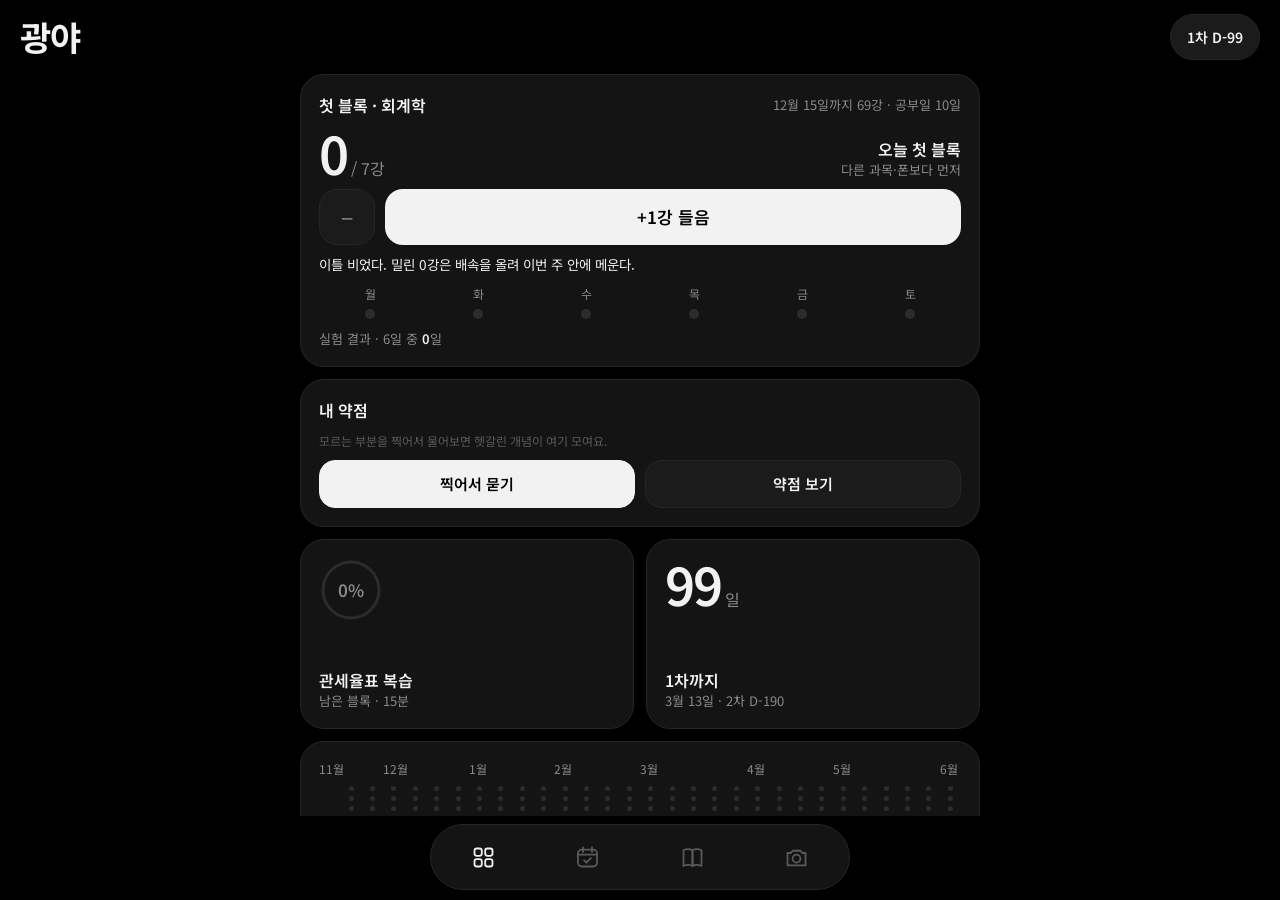
<file: index.html>
<!doctype html>
<html lang="ko" data-theme="dark">
<head>
<meta charset="utf-8">
<meta name="viewport" content="width=device-width,initial-scale=1,viewport-fit=cover">
<meta name="theme-color" content="#000000">
<meta name="apple-mobile-web-app-capable" content="yes">
<meta name="mobile-web-app-capable" content="yes">
<meta name="apple-mobile-web-app-status-bar-style" content="black">
<meta name="apple-mobile-web-app-title" content="광야">
<title>광야</title>
<link rel="manifest" href="manifest.webmanifest">
<link rel="icon" type="image/png" href="icons/icon-192.png">
<link rel="apple-touch-icon" href="icons/apple-touch-icon.png">
<style>
/* 광야 — 검은 바탕, 둥근 위젯, 아래 떠 있는 탭 4개(홈·계획·공부·질문)
   홈 맨 위는 '첫 블록 · 회계학'(회계 69강을 다 들을 때까지), 그 아래 '내 약점' 위젯(ask.html 기록을 읽음).
   연습장 페이지들은 iframe으로 그대로 열리고, 색은 theme.css 다크 값을 쓴다. */
:root{--sh:#000;--card:#141414;--card2:#1b1b1b;--edge:#262626;--tx:#f2f2f2;--mt:#8a8a8a;--dim:#5a5a5a;--r:24px}
*{box-sizing:border-box;min-width:0;-webkit-tap-highlight-color:transparent}
[hidden]{display:none!important}
html,body{height:100%;margin:0;background:var(--sh)}
body{color:var(--tx);font:15px/1.5 "Noto Sans KR","Apple SD Gothic Neo",-apple-system,sans-serif;overflow:hidden;
  display:grid;grid-template-rows:auto auto minmax(0,1fr) auto;grid-template-areas:"top" "chips" "main" "tabs";padding-top:env(safe-area-inset-top,0px)}
.top{grid-area:top}.chips{grid-area:chips}main{grid-area:main}.tabs{grid-area:tabs}
body::after{display:none!important}
button{font:inherit;color:inherit}
a{color:inherit}
:focus-visible{outline:2px solid var(--tx);outline-offset:2px}

/* 머리줄 */
.top{display:flex;align-items:center;gap:10px;padding:14px max(20px,env(safe-area-inset-left,0px)) 10px}
.title{flex:1;margin:0;font-size:34px;font-weight:700;letter-spacing:-.03em;line-height:1.1;white-space:nowrap;overflow:hidden;text-overflow:ellipsis}
.top.mod .title{font-size:22px}
.cb{flex:none;width:46px;height:46px;border-radius:50%;border:1px solid var(--edge);background:var(--card2);display:grid;place-items:center;cursor:pointer;padding:0}
.cb svg{width:22px;height:22px;stroke:var(--tx);fill:none;stroke-width:1.6;stroke-linecap:round;stroke-linejoin:round}
.dpill{flex:none;height:46px;padding:0 16px;border-radius:23px;border:1px solid var(--edge);background:var(--card2);font-size:14px;font-weight:600;font-variant-numeric:tabular-nums;cursor:pointer;white-space:nowrap}

/* 연습장 안 칩 */
.chips{display:flex;gap:8px;overflow-x:auto;scrollbar-width:none;padding:0 20px 10px}
.chips::-webkit-scrollbar{display:none}
.chips a{flex:none;text-decoration:none;color:var(--mt);font-size:14px;font-weight:500;padding:8px 14px;border-radius:18px;border:1px solid var(--edge);background:var(--card)}
.chips a[aria-current="page"]{color:#000;background:var(--tx);border-color:var(--tx);font-weight:700}

main{min-height:0;position:relative}
.view{height:100%;overflow-y:auto;-webkit-overflow-scrolling:touch}
iframe.page{border:0;width:100%;height:100%;display:block;background:var(--sh)}

/* 위젯 */
.wg{max-width:720px;margin:0 auto;padding:4px 20px 28px;display:grid;grid-template-columns:1fr 1fr;gap:12px}
.w{background:var(--card);border:1px solid var(--edge);border-radius:var(--r);padding:18px;display:flex;flex-direction:column;gap:10px;text-decoration:none;color:var(--tx);position:relative;overflow:hidden}
.w.span{grid-column:1/-1}
.w.sq{aspect-ratio:1/1;justify-content:space-between}
.wh{display:flex;justify-content:space-between;align-items:center;gap:8px}
.wh b{font-size:16px;font-weight:600}
.wh span,.lbl{color:var(--mt);font-size:13px}
.go{width:34px;height:34px;border-radius:50%;border:1px solid var(--edge);display:grid;place-items:center;flex:none}
.go svg{width:16px;height:16px;stroke:var(--mt);fill:none;stroke-width:1.8;stroke-linecap:round;stroke-linejoin:round}
.big{font-size:52px;font-weight:600;letter-spacing:-.04em;line-height:1;font-variant-numeric:tabular-nums}
.big small{font-size:16px;font-weight:400;color:var(--mt);letter-spacing:0;margin-left:4px}
.nm{font-size:16px;font-weight:600;line-height:1.3}
.ring{width:64px;height:64px;position:relative}
.ring svg{width:100%;height:100%;transform:rotate(-90deg)}
.ring span{position:absolute;inset:0;display:grid;place-items:center;font-size:17px;font-weight:600;font-variant-numeric:tabular-nums}
.wk2{display:flex;flex-direction:column;gap:8px}
.wk2 a{display:grid;grid-template-columns:minmax(0,1fr) auto;gap:10px;text-decoration:none;color:var(--tx);font-size:14px}
.wk2 a span{white-space:nowrap;overflow:hidden;text-overflow:ellipsis}
.wk2 a em{font-style:normal;color:var(--mt);font-variant-numeric:tabular-nums}
.wkb{display:grid;grid-template-columns:1fr 1fr;gap:10px}
.wkb a{height:48px;border-radius:16px;display:flex;align-items:center;justify-content:center;text-decoration:none;font-size:15px;font-weight:600;border:1px solid var(--edge);background:var(--card2);color:var(--tx)}
.wkb a.pri{background:var(--tx);color:#000;border-color:var(--tx)}

/* 수련 기록 점 */
.months{display:grid;font-size:12px;color:var(--mt);height:16px}
.months span{white-space:nowrap}
.dots{display:grid;grid-auto-flow:column;grid-template-rows:repeat(7,auto);gap:5px 0;justify-items:center}
.dots i{width:5px;height:5px;border-radius:50%;background:#2c2c2c;display:block}
.dots i.pre{background:transparent}
.dots i.l1{background:#5a5a5a}
.dots i.l2{background:#b5b5b5}
.dots i.l3{background:#fff;box-shadow:0 0 6px 1px rgba(255,255,255,.75)}
.dots i.today{outline:1.5px solid #fff;outline-offset:2px}
.dots i.exam{background:transparent;box-shadow:inset 0 0 0 1.5px #fff;width:7px;height:7px;margin:-1px}
.foot{display:flex;gap:16px;flex-wrap:wrap;color:var(--mt);font-size:13px}
.foot b{color:var(--tx);font-weight:600;font-variant-numeric:tabular-nums}

/* 강의 레이스 */
.race{display:flex;flex-direction:column;gap:12px}
.rr{display:grid;grid-template-columns:64px minmax(0,1fr) 104px;gap:10px;align-items:center;text-decoration:none;color:var(--tx)}
.rr .n{font-size:14px}
.rr .v{text-align:right;font-size:13px;color:var(--mt);font-variant-numeric:tabular-nums;white-space:nowrap}
.rr .v b{color:var(--tx);font-weight:600}
.rr .v.bad b{text-decoration:underline;text-underline-offset:3px}
.trk{height:4px;border-radius:2px;background:#2a2a2a;position:relative}
.trk i{display:block;height:100%;border-radius:2px;background:#fff}
.trk u{position:absolute;top:-4px;bottom:-4px;width:2px;background:var(--mt);border-radius:1px}

/* 한 줄 위젯 */
.row{flex-direction:row;align-items:center;justify-content:space-between;gap:12px;padding:16px 18px}
.row .l{display:flex;flex-direction:column;min-width:0}
.row .l b{font-size:16px;font-weight:600}
.row .val{font-size:26px;font-weight:600;letter-spacing:-.02em;font-variant-numeric:tabular-nums;white-space:nowrap}
.row .val small{font-size:14px;color:var(--mt);font-weight:400}

details.w summary{list-style:none;cursor:pointer;display:flex;justify-content:space-between;align-items:center}
details.w summary::-webkit-details-marker{display:none}
.datefix{display:grid;grid-template-columns:repeat(auto-fit,minmax(150px,1fr));gap:10px;margin-top:6px}
.datefix label{display:flex;flex-direction:column;gap:4px;font-size:13px;color:var(--mt)}
.datefix input{font-size:16px;font-family:inherit;border:1px solid var(--edge);background:var(--card2);color:var(--tx);border-radius:12px;padding:8px 10px;min-height:44px;color-scheme:dark}
.note{font-size:12px;color:var(--dim);margin:0}

/* 공부 목록 */
.lib{max-width:720px;margin:0 auto;padding:4px 20px 28px;display:flex;flex-direction:column;gap:22px}
.grp h2{margin:0 0 8px 4px;font-size:13px;font-weight:500;color:var(--mt)}
.list{background:var(--card);border:1px solid var(--edge);border-radius:var(--r);overflow:hidden}
.it{display:grid;grid-template-columns:40px minmax(0,1fr) auto;gap:2px 14px;align-items:center;padding:13px 16px;text-decoration:none;color:var(--tx);border-top:1px solid var(--edge)}
.it:first-child{border-top:0}
.it:active{background:var(--card2)}
.it .ic{grid-row:span 2;width:40px;height:40px;border-radius:12px;background:var(--card2);border:1px solid var(--edge);display:grid;place-items:center;font-size:15px;font-weight:700}
.it b{font-size:15px;font-weight:600}
.it span{font-size:12.5px;color:var(--mt);font-variant-numeric:tabular-nums}
.it svg{grid-row:span 2;width:16px;height:16px;stroke:var(--dim);fill:none;stroke-width:1.8}

/* 떠 있는 탭 */
.tabs{padding:8px 20px calc(10px + env(safe-area-inset-bottom,0px))}
.tabs nav{max-width:420px;margin:0 auto;height:66px;border-radius:33px;background:var(--card);border:1px solid var(--edge);display:grid;grid-template-columns:repeat(4,1fr);align-items:center}
.tabs button{all:unset;cursor:pointer;height:100%;display:grid;place-items:center;position:relative;color:var(--dim)}
.tabs button svg{width:27px;height:27px;stroke:currentColor;fill:none;stroke-width:1.6;stroke-linecap:round;stroke-linejoin:round}
.tabs button[aria-current="page"]{color:var(--tx)}
.tabs button:focus-visible{outline:2px solid var(--tx);outline-offset:-8px;border-radius:24px}
.badge{position:absolute;top:13px;left:calc(50% + 6px);width:8px;height:8px;border-radius:50%;background:var(--tx)}

/* 첫 블록 · 회계학 (1주 실험) */
.fbrow{display:flex;align-items:flex-end;justify-content:space-between;gap:12px}
.fbrow .r{text-align:right}
.fbact{display:grid;grid-template-columns:56px 1fr;gap:10px}
.fbb,.fbm{height:56px;border-radius:18px;cursor:pointer;font-size:17px;font-weight:600}
.fbb{border:0;background:var(--tx);color:#000}
.fbm{border:1px solid var(--edge);background:var(--card2);color:var(--mt);font-size:22px;font-weight:400}
.fnote{margin:0;font-size:13.5px;color:var(--tx);line-height:1.45}
.fnote.q{color:var(--mt)}
.wk{display:grid;grid-template-columns:repeat(6,1fr);gap:6px;text-align:center;font-size:12px;color:var(--mt)}
.wk i{display:block;width:10px;height:10px;border-radius:50%;margin:6px auto 0;background:#2c2c2c}
.wk i.ok{background:#fff}
.wk i.pt{background:#5a5a5a}
.wk i.fu{background:transparent;box-shadow:inset 0 0 0 1px #3a3a3a}
.wk i.td{outline:1.5px solid #fff;outline-offset:2px}
.wkf{font-size:13px;color:var(--mt)}
.wkf b{color:var(--tx);font-weight:600;font-variant-numeric:tabular-nums}
#memoT{width:100%;resize:vertical;min-height:76px;font:15px/1.5 inherit;font-family:inherit;color:var(--tx);background:var(--card2);border:1px solid var(--edge);border-radius:14px;padding:10px 12px}
#memoT::placeholder{color:var(--dim)}

@media (min-width:900px){.wg{grid-template-columns:repeat(4,1fr)}.w.span{grid-column:span 4}.w.sq{aspect-ratio:auto;min-height:190px;grid-column:span 2}}
@media (prefers-reduced-motion:reduce){*{transition:none!important}}
</style>
<link rel="stylesheet" href="theme.css">
</head>
<body>
<header class="top" id="top">
  <button class="cb" id="back" type="button" aria-label="뒤로" hidden><svg viewBox="0 0 24 24"><path d="M15 5l-7 7 7 7"/></svg></button>
  <h1 class="title" id="title">광야</h1>
  <button class="dpill" id="ddaybtn" type="button" aria-label="시험까지 남은 날, 누르면 날짜 설정"></button>
</header>
<nav class="chips" id="chips" aria-label="이 묶음의 화면" hidden></nav>
<main>
  <section class="view" id="home">
    <div class="wg">
      <div class="w span" id="first" hidden>
        <div class="wh"><b>첫 블록 · 회계학</b><span id="fS"></span></div>
        <div class="fbrow">
          <div class="big" id="fBig"></div>
          <div class="r"><div class="nm" id="fNm"></div><div class="lbl" id="fSub"></div></div>
        </div>
        <div class="fbact"><button class="fbm" id="fMinus" type="button" aria-label="1강 취소">−</button><button class="fbb" id="fPlus" type="button">+1강 들음</button></div>
        <p class="fnote" id="fNote"></p>
        <div class="wk" id="fWk"></div>
        <div class="wkf" id="fWkf"></div>
      </div>

      <div class="w span" id="weakW">
        <div class="wh"><b>내 약점</b><span id="wkS"></span></div>
        <div class="wk2" id="wkL"></div>
        <div class="wkb"><a class="pri" href="#ask">찍어서 묻기</a><a href="#weak">약점 보기</a></div>
      </div>

      <a class="w sq" id="wToday" href="#pt">
        <div class="wh"><div class="ring"><svg viewBox="0 0 64 64"><circle cx="32" cy="32" r="28" stroke="#2c2c2c" stroke-width="3" fill="none"/><circle id="ringC" cx="32" cy="32" r="28" stroke="#fff" stroke-width="3" fill="none" stroke-linecap="round" stroke-dasharray="175.9" stroke-dashoffset="175.9"/></svg><span id="ringT"></span></div></div>
        <div><div class="nm" id="todayNm"></div><div class="lbl" id="todaySub"></div></div>
      </a>
      <button class="w sq" id="wDday" type="button" style="text-align:left;font:inherit;cursor:pointer">
        <div class="big" id="dBig"></div>
        <div><div class="nm" id="dNm"></div><div class="lbl" id="dSub"></div></div>
      </button>

      <a class="w span" href="#pt" aria-label="시험까지의 모든 날 기록">
        <div class="months" id="months"></div>
        <div class="dots" id="dots" role="img" aria-label="수련 기록"></div>
        <div class="foot" id="foot"></div>
      </a>

      <div class="w span">
        <div class="wh"><b>12월 완강</b><span>세로 눈금은 오늘까지 계획</span></div>
        <div class="race" id="race"></div>
      </div>

      <a class="w span row" id="resume" href="#gc1"></a>

      <div class="w span" id="memo">
        <div class="wh"><b>앱 고칠 것</b><span id="memoS"></span></div>
        <textarea id="memoT" rows="3" placeholder="떠오르면 여기 적고 닫는다. 고치는 건 일요일 30분만."></textarea>
      </div>

      <details class="w span" id="datepanel">
        <summary><b style="font-weight:600">날짜 설정</b><span class="lbl">1차 · 2차 · 광야 시작일</span></summary>
        <div class="datefix">
          <label>1차 시험일<input type="date" id="examdate"></label>
          <label>2차 시험일<input type="date" id="examdate2"></label>
          <label>광야 시작일<input type="date" id="wilddate"></label>
        </div>
        <p class="note" style="margin-top:10px">시험일은 2026년 일정(3/14, 6/13)을 기준으로 잡은 추정이다. Q-Net 공고가 나오면 고친다. 기록은 이 기기 브라우저에만 저장된다. 다른 기기로 옮길 때는 계획 → 밀렸을 때의 백업을 쓴다.</p>
      </details>
    </div>
  </section>
  <section class="view" id="study" hidden><div class="lib" id="lib"></div></section>
  <iframe class="page" id="frame" title="연습장" hidden></iframe>
</main>
<footer class="tabs"><nav id="tabs" aria-label="탭"></nav></footer>

<script src="plan-core.js"></script>
<script>
{
const P=window.PLAN;

const MODS=[
 {id:"pt",g:"p",t:"오늘 계획",ic:"今",src:"plan.html#today",d:"오늘 시간표와 체크"},
 {id:"pp",g:"p",t:"진도",ic:"進",src:"plan.html#progress",d:"강의·회독 진도 입력, 계획 대비"},
 {id:"pw",g:"p",t:"주간표",ic:"週",src:"plan.html#week",d:"12월 주간 목표"},
 {id:"pc",g:"p",t:"체크포인트",ic:"點",src:"plan.html#checkpoints",d:"시험까지 점검 5회"},
 {id:"pr",g:"p",t:"밀렸을 때",ic:"則",src:"plan.html#rules",d:"줄이는 순서, 최소 버전, 백업"},
 {id:"gc1",g:0,t:"1차 기출",ic:"1",src:"gichul.html#p1",d:"2020~2026 1차 7개년 4과목 1,120문제, 최종 정답 채점과 해설"},
 {id:"gox",g:0,t:"기출 OX",ic:"OX",src:"gichul.html#ox",d:"1차 기출 선지를 한 문장씩 O·X로. 틀린 문장만 다시 풀기"},
 {id:"gc2",g:0,t:"2차 기출",ic:"2",src:"gichul.html#p2",d:"2020~2026 2차 문제지, 80분 타이머, 문제별 답안 칸"},
 {id:"law",g:1,t:"관세법 OX",ic:"法",src:"amgi.html#law",d:"과세물건, 납세의무자, 제척기간, 탄력관세 등 조문 함정 OX"},
 {id:"lawmap",g:1,t:"관세법 지도·카드",ic:"圖",src:"lawmap.html",d:"13개 장 구조 지도와 조문 시트, 간격반복 플래시카드"},
 {id:"sy",g:1,t:"관세법 세율",ic:"率",src:"seyul.html",d:"세율 적용 순서 맞히기, 탄력관세 12종 비교표(칸 가리기), 칸 맞히기 퀴즈"},
 {id:"nk",g:1,t:"내국소비세",ic:"稅",src:"nk.html",d:"부가세·개소세·주세 구조 지도, 돈 흐름, 수입 세금 계산, OX"},
 {id:"trade",g:1,t:"무역영어",ic:"E",src:"amgi.html#inco",d:"인코텀즈 2020, UCP 600, CISG, 무역 용어"},
 {id:"trademap",g:1,t:"무역영어 지도",ic:"航",src:"trademap.html",d:"인코텀즈 11개 규칙 항로, 규칙 맞히기, 국제규범 카드"},
 {id:"hs",g:2,t:"관세율표",ic:"HS",src:"amgi.html#hs",d:"류 번호 ↔ 품목명 양방향, 부별 범위 선택, 전체 표"},
 {id:"hsm",g:2,t:"관세율표 암기식",ic:"暗",src:"hsm.html",d:"21부 97류 암기식과 류별 호·주, 품목 가리기, 간격 복습, 순서 맞히기"},
 {id:"tc",g:2,t:"통칙 타자",ic:"則",src:"tc.html",d:"통칙 1~6 따라치기, 키워드 힌트, 백지 복원"},
 {id:"val",g:2,t:"관세평가",ic:"價",src:"amgi.html#val",d:"제1~6방법, 가산·공제 요소 사례 문제"},
 {id:"jr",g:3,t:"정리노트",ic:"抄",src:"jeongri.html",d:"위원회·날짜·금액, 부가세 숫자, 무역규범 숫자, 회계 공식. 숫자 가리기"},
 {id:"wrong",g:3,t:"오답노트",ic:"×",src:"amgi.html#wrong",d:"관세법·관세평가·무역영어·관세율표에서 틀린 문제만 다시"},
 {id:"ask",g:"a",t:"찍어서 묻기",ic:"問",src:"ask.html#snap",d:"모르는 부분을 찍으면 AI가 설명"},
 {id:"asklog",g:"a",t:"질문 기록",ic:"記",src:"ask.html#log",d:"찍어서 물어본 것 모음"},
 {id:"weak",g:"a",t:"내 약점",ic:"弱",src:"ask.html#weak",d:"헷갈린 개념, 막힌 횟수, 확인 문제"}
];
const GNAME={0:"기출 · 실제 시험 문제",1:"1차 · 관세법 · 내소세 · 무역영어",2:"2차 · 관세율표 · 관세평가",3:"복습 · 정리노트 · 틀린 문제"};
// 탭: 홈 · 계획 · 공부(기출·1차·2차·복습) · 질문
const TABS=[
 {k:"h",t:"홈",svg:'<rect x="4" y="4" width="6.5" height="6.5" rx="2"/><rect x="13.5" y="4" width="6.5" height="6.5" rx="2"/><rect x="4" y="13.5" width="6.5" height="6.5" rx="2"/><rect x="13.5" y="13.5" width="6.5" height="6.5" rx="2"/>'},
 {k:"p",t:"계획",svg:'<rect x="3.5" y="5" width="17" height="15" rx="3.5"/><path d="M3.5 9.5h17M8 3v4M16 3v4"/><path d="M9 14.5l2 2 4-4"/>'},
 {k:"s",t:"공부",svg:'<path d="M4 5.5c2.7-1.3 5.3-1.3 8 0v14c-2.7-1.3-5.3-1.3-8 0z"/><path d="M12 5.5c2.7-1.3 5.3-1.3 8 0v14c-2.7-1.3-5.3-1.3-8 0z"/>'},
 {k:"a",t:"질문",svg:'<path d="M4 8h3l1.5-2h7L17 8h3v11H4z"/><circle cx="12" cy="13" r="3.5"/>'}
];
const tabOf=g=>g==="p"?"p":g==="a"?"a":"s";
const $=s=>document.querySelector(s);
const get=(k,d)=>{try{const v=localStorage.getItem(k);return v?JSON.parse(v):d}catch(e){return d}};
const put=(k,v)=>{try{localStorage.setItem(k,JSON.stringify(v))}catch(e){}};
const raw=k=>{try{return localStorage.getItem(k)}catch(e){return null}};
const setRaw=(k,v)=>{try{localStorage.setItem(k,v)}catch(e){}};

function stats(){
  const a=get("cbStudy.v1",{}), wrongA=Object.keys(a.wrong||{});
  const nk=get("nk-quiz",{wrong:[],done:[]}), tcb=get("tc-best",{});
  const tcDone=Object.keys(tcb).filter(k=>k.startsWith("blank")&&tcb[k]>=90).length;
  const gc=get("gc-v1",{}), gk=Object.keys(gc), gOk=gk.filter(k=>gc[k].ok).length;
  const pre=p=>wrongA.filter(id=>id.startsWith(p)).length;
  return {gDone:gk.length,gOk,solved:a.solved||0,correct:a.correct||0,wrongA:wrongA.length,nkDone:(nk.done||[]).length,nkWrong:(nk.wrong||[]).length,tcDone,
    per:{law:pre("law-"),trade:pre("inco-"),hs:pre("hs-"),val:pre("val-")}};
}
function prog(m,s){
  if(m.g==="p"||m.g==="a")return {t:m.d};
  switch(m.id){
    case "gc1":return {t:`${s.gDone} / 1,120 · 맞힘 ${s.gOk}`,n:s.gDone,max:"1,120"};
    case "gox":{const r=get("gox-v1",{}),k=Object.keys(r);return {t:k.length?`${k.length} / 1,819문장 · 맞힘 ${k.filter(x=>r[x]===1).length}`:"1,819문장",n:k.length,max:"1,819"}}
    case "gc2":return {t:"2020~2026 · 4과목 문제지"};
    case "lawmap":{const n=Object.keys(get("law-srs",{})).length;return {t:`플래시카드 ${n} / 77장`,n,max:"77"}}
    case "trademap":{const g=get("inco-score",{ok:0,n:0});return {t:g.n?`규칙 맞히기 ${g.ok}/${g.n}`:"인코텀즈 11개 규칙"}}
    case "nk":return {t:`OX ${s.nkDone} · 틀림 ${s.nkWrong}`};
    case "tc":return {t:`백지 복원 90% 이상 ${s.tcDone} / 10`,n:s.tcDone,max:"10"};
    case "sy":{const g=get("sy-score",{ok:0,n:0});return {t:g.n?`칸 맞히기 ${g.ok}/${g.n}`:"탄력관세 12종 비교"}}
    case "hsm":{const r=get("hsm-srs",{}),k=Object.keys(r),td=P.key(new Date()),due=k.filter(x=>r[x].b===0||r[x].d<td||(r[x].d===td&&Date.now()-r[x].t>108e5)).length;return {t:k.length?`익힌 묶음 ${k.length} / 108${due?` · 오늘 복습 ${due}`:""}`:"21부 97류 · 호와 주",n:k.length,max:"108"}}
    case "jr":return {t:"8개 주제 · 숫자 가리기"};
    case "wrong":return {t:s.wrongA?`모인 오답 ${s.wrongA}개`:"아직 오답 없음"};
  }
  return {t:s.per[m.id]?`오답 ${s.per[m.id]}개`:"오답 없음"};
}
const dd=n=>n>0?`D-${n}`:n===0?"D-DAY":"끝";
const md=k=>{const d=P.parse(k);return`${d.getMonth()+1}월 ${d.getDate()}일`};

// ── 홈 위젯 ──
function wDday(T){
  const n1=P.diffDays(T,P.parse(P.exam1())),n2=P.diffDays(T,P.parse(P.exam2()));
  const first=n1>=0;
  $("#dBig").innerHTML=first?`${n1}<small>일</small>`:`${Math.max(0,n2)}<small>일</small>`;
  $("#dNm").textContent=first?`1차까지`:`2차까지`;
  $("#dSub").textContent=first?`${md(P.exam1())} · 2차 ${dd(n2)}`:md(P.exam2());
  $("#ddaybtn").textContent=first?`1차 ${dd(n1)}`:`2차 ${dd(n2)}`;
  $("#examdate").value=P.exam1();$("#examdate2").value=P.exam2();$("#wilddate").value=P.wildStart();
}
function wToday(S,T){
  const sc=P.sched(T,S),done=S.done[P.key(T)]||{};
  const n=new Date(),nm=n.getHours()*60+n.getMinutes();
  let tot=0,dm=0;sc.b.forEach(b=>{tot+=b.m;if(done[b.id])dm+=b.m});
  const live=b=>!b.t||(()=>{const[h,m]=b.t.split(":").map(Number);return h*60+m+b.m>nm})();
  let nb=sc.b.find(b=>!done[b.id]&&live(b)),late=false;
  if(!nb){nb=sc.b.find(b=>!done[b.id]);late=!!nb}
  const pct=tot?Math.round(dm/tot*100):0;
  $("#ringC").style.strokeDashoffset=(175.9*(1-pct/100)).toFixed(1);
  $("#ringT").textContent=pct+"%";
  $("#todayNm").textContent=nb?nb.title:dm>=tot?"오늘 끝":"남은 블록은 내일로";
  $("#todaySub").textContent=nb?(late?`남은 블록 · ${nb.m}분`:`${nb.t||nb.m+"분"}${nb.t?" · "+nb.m+"분":""}`):`${Math.floor(dm/60)}시간 ${dm%60}분`;
}
function wDots(S,T){
  const e1=P.exam1(),e2=P.exam2(),start=P.parse(P.PLAN_START),mon=P.add(start,-((start.getDay()+6)%7)),last=P.parse(e2);
  const cells=[],mons=[];let col=0,filled=0,d=new Date(mon);
  while(d<=last||(d.getDay()+6)%7!==0){
    const k=P.key(d),wd=(d.getDay()+6)%7;
    if(wd===0){col++;if(d.getDate()<=7||col===1)mons.push([col,d.getMonth()+1])}
    let c="";
    if(k<P.PLAN_START||d>last)c="pre";
    else if(k===e1||k===e2)c="exam";
    else if(d<=T){const r=P.dayRatio(d,S);if(r>=.9){c="l3";filled++}else if(r>=.6){c="l2";filled++}else if(r>0)c="l1"}
    if(k===P.key(T))c+=" today";
    cells.push(`<i class="${c.trim()}" title="${P.fmt(d)}"></i>`);
    d=P.add(d,1);
  }
  const g=$("#dots");g.style.gridTemplateColumns=`repeat(${col},minmax(0,1fr))`;g.innerHTML=cells.join("");
  const mo=$("#months");mo.style.gridTemplateColumns=`repeat(${col},minmax(0,1fr))`;
  mo.innerHTML=mons.map(([c,m])=>`<span style="grid-column:${c}">${m}월</span>`).join("");
  const wild=P.diffDays(P.parse(P.wildStart()),T)+1;
  $("#foot").innerHTML=`${wild>0?`<span>광야 <b>${wild}</b>일째</span>`:""}<span>연속 <b>${P.streak(S,T)}</b>일</span><span>채운 날 <b>${filled}</b></span>`;
}
function wRace(S,T){
  const rows=[{n:"회계학",ks:["jm","wg"],max:69},{n:"무역실무",ks:["mu"],max:73},{n:"관세평가",ks:["pg"],max:17}];
  $("#race").innerHTML=rows.map(r=>{
    const cur=r.ks.reduce((a,k)=>a+S.prog[k],0),e=r.ks.reduce((a,k)=>a+P.expected(k,T),0),dl=Math.round((cur-e)*10)/10;
    const st=Math.abs(dl)<=.5?"":dl>0?` · +${dl}`:` · ${dl}`;
    return`<a class="rr" href="#pp"><span class="n">${r.n}</span><div class="trk"><i style="width:${Math.min(100,cur/r.max*100)}%"></i><u style="left:${Math.min(99,e/r.max*100)}%"></u></div><span class="v${dl<-.5?" bad":""}"><b>${cur}</b>/${r.max}${st}</span></a>`}).join("");
}
function wResume(s){
  const lastId=raw("hub-last"),last=MODS.find(m=>m.id===lastId&&m.g!=="p"&&m.g!=="a");
  const m=last||MODS.find(x=>x.id==="gc1"),p=prog(m,s),r=$("#resume");r.href="#"+m.id;
  r.innerHTML=`<div class="l"><b>${last?m.t:"1차 기출"}</b><span class="lbl">${last?"이어서 하기":"처음이라면 여기부터"}</span></div>`+
    (p.n!==undefined?`<div class="val">${p.n}<small> / ${p.max}</small></div>`:`<div class="lbl" style="text-align:right">${p.t}</div>`);
}
// ── 첫 블록 · 회계학 ──
// 규칙: 기상 후 첫 공부 블록은 회계학 강의 N강. N = 남은 회계 강의 ÷ 12/15까지 남은 공부일.
// 기록은 재무(jm) → 원가(wg) 순으로 계획 진도에 그대로 더해진다. 하루 몫은 그날 처음 연 순간의 진도로 고정.
const ACC_MAX=69,ACC_DUE="2026-12-15",ACC_DUE2="2027-01-10"; // 12/15 완강, 넘기면 계획의 이월 한도 1/10
const EXP_S="2026-11-23",EXP_E="2026-11-28",EXP_R="2026-11-29"; // 1주 실험(월~토)과 결과 보는 일요일
const accCur=S=>S.prog.jm+S.prog.wg;
const studyLeft=(T,due)=>{let n=0;for(let d=new Date(T);P.key(d)<=due;d=P.add(d,1))if(P.isStudy(d))n++;return n};
const loadExp=()=>{const e=get("exp-v1",{});["b","l","n","f"].forEach(x=>e[x]=e[x]||{});return e};
function expTick(S,T){
  const e=loadExp(),k=P.key(T),cur=accCur(S);
  if(e.b[k]===undefined){
    e.b[k]=cur;
    const due=k<=ACC_DUE?ACC_DUE:ACC_DUE2,left=studyLeft(T,due);
    e.n[k]=P.isStudy(T)&&cur<ACC_MAX?Math.ceil((ACC_MAX-cur)/Math.max(1,left)):0;
  }
  e.l[k]=cur;put("exp-v1",e);return e;
}
const did=(e,k)=>e.b[k]===undefined?0:Math.max(0,(e.l[k]??e.b[k])-e.b[k]);
const missed=(e,k)=>e.b[k]===undefined||did(e,k)<e.n[k];
const prevStudy=d=>{let x=P.add(d,-1);while(!P.isStudy(x))x=P.add(x,-1);return x};
const hm=m=>`${P.pad(Math.floor(m/60))}:${P.pad(Math.round(m%60))}`;
function wFirst(S,T){
  const cur=accCur(S),on=cur<ACC_MAX;
  $("#first").hidden=!on;
  if(!on)return;
  const e=expTick(S,T),k=P.key(T),n=e.n[k],dn=did(e,k),study=P.isStudy(T);
  const due=k<=ACC_DUE?ACC_DUE:ACC_DUE2,left=studyLeft(T,due),rem=ACC_MAX-cur;
  $("#fS").textContent=`${md(due)}까지 ${rem}강 · 공부일 ${left}일`;
  if(study){
    $("#fBig").innerHTML=`${dn}<small>/ ${n}강</small>`;
    $("#fNm").textContent=dn>=n?"오늘 몫 끝":"오늘 첫 블록";
    $("#fSub").textContent=e.f[k]?`첫 강의 ${e.f[k]}`:"다른 과목·폰보다 먼저";
  }else{
    $("#fBig").innerHTML=`쉼<small>일요일</small>`;
    $("#fNm").textContent="진도 없음";
    $("#fSub").textContent="회계 오답 60분 · 앱 고치기 30분";
  }
  // 놓친 날 규칙 → 아니면 오늘 비웠을 때 늘어나는 하루 몫
  let note="",quiet=false;
  if(study&&dn<n){
    const p1=prevStudy(T),p2=prevStudy(p1),k1=P.key(p1),k2=P.key(p2);
    const m1=k1>=EXP_S&&missed(e,k1),m2=m1&&k2>=EXP_S&&missed(e,k2);
    if(m2){const sh=[k1,k2].reduce((a,x)=>a+Math.max(0,(e.n[x]||0)-did(e,x)),0);note=`이틀 비었다. 밀린 ${sh}강은 배속을 올려 이번 주 안에 메운다.`}
    else if(m1)note="어제 비었다. 오늘은 다른 무엇보다 먼저 1강만이라도.";
    else{
      const base=ACC_MAX-e.b[k],f1=x=>(Math.round(x*10)/10).toFixed(1);
      note=left>1?`오늘 비우면 남은 날 하루 평균 ${f1(base/left)}강 → ${f1(base/(left-1))}강.`:"오늘이 마감일이다.";quiet=true;
    }
  }else if(study){note="남은 블록은 계획대로.";quiet=true}
  const fn=$("#fNote");fn.textContent=note;fn.className="fnote"+(quiet?" q":"");fn.hidden=!note;
  // 실험 1주: 11/23(월)~11/28(토)
  const days=[];for(let d=P.parse(EXP_S);P.key(d)<=EXP_E;d=P.add(d,1))days.push(d);
  let ok=0,ft=[];
  $("#fWk").innerHTML=days.map(d=>{
    const x=P.key(d);let c="";
    if(x>k)c="fu";else if(e.b[x]!==undefined&&e.n[x]&&did(e,x)>=e.n[x]){c="ok";ok++}else if(did(e,x)>0)c="pt";
    if(e.f[x]){const[h,mi]=e.f[x].split(":").map(Number);ft.push(h*60+mi)}
    return`<div>${P.WD[d.getDay()]}<i class="${c}${x===k?" td":""}"></i></div>`}).join("");
  const avg=ft.length?hm(ft.reduce((a,b)=>a+b,0)/ft.length):"";
  const wf=$("#fWkf");
  if(k<EXP_S)wf.innerHTML=`실험 1주 · ${md(EXP_S)}(월) 시작`;
  else if(k<=EXP_E)wf.innerHTML=`실험 1주 · 6일 중 <b>${ok}</b>일 채움${avg?` · 첫 강의 평균 <b>${avg}</b>`:""}`;
  else wf.innerHTML=`실험 결과 · 6일 중 <b>${ok}</b>일${avg?` · 첫 강의 평균 <b>${avg}</b>`:""}${k===EXP_R?" · 오늘 다음 주 규칙을 정한다":""}`;
}
function addAcc(dir){
  const S=P.load(),T=P.today(),k=P.key(T),e=expTick(S,T);
  if(dir>0){if(S.prog.jm<36)S.prog.jm++;else if(S.prog.wg<33)S.prog.wg++;else return;
    if(!e.f[k]){const n=new Date();e.f[k]=`${P.pad(n.getHours())}:${P.pad(n.getMinutes())}`}}
  else{if(S.prog.wg>0&&S.prog.jm>=36)S.prog.wg--;else if(S.prog.jm>0)S.prog.jm--;else return;
    if(accCur(S)<=e.b[k])delete e.f[k]}
  P.save(S);e.l[k]=accCur(S);put("exp-v1",e);renderHome();
}
$("#fPlus").onclick=()=>addAcc(1);
$("#fMinus").onclick=()=>addAcc(-1);

// ── 앱 고칠 것: 적어만 두고 일요일 30분에 고친다 ──
function wMemo(T){
  const d=(7-T.getDay())%7;
  $("#memoS").textContent=d===0?"오늘 30분만":`일요일 ${md(P.key(P.add(T,d)))}에 30분`;
}
$("#memoT").value=raw("app-todo")||"";
$("#memoT").addEventListener("input",e=>setRaw("app-todo",e.target.value));

// ── 내 약점: ask.html이 쓰는 ask-v1을 읽는다 ──
function wWeak(){
  const a=get("ask-v1",{}),ws=Object.values(a.weaks||{}).filter(w=>w.status!=="done").sort((x,y)=>y.n-x.n||y.last-x.last);
  const nq=(a.recs||[]).length;
  $("#wkS").textContent=nq||ws.length?`남은 약점 ${ws.length} · 질문 ${nq}`:"";
  const esc=x=>String(x).replace(/[&<>"]/g,c=>({"&":"&amp;","<":"&lt;",">":"&gt;",'"':"&quot;"}[c]));
  $("#wkL").innerHTML=ws.length?ws.slice(0,3).map(w=>`<a href="#weak"><span>${esc(w.subj)} · ${esc(w.topic)}</span><em>${w.n}번</em></a>`).join("")
    :`<p class="note" style="margin:0">모르는 부분을 찍어서 물어보면 헷갈린 개념이 여기 모여요.</p>`;
}
function renderHome(){
  const s=stats(),S=P.load(),T=P.today();
  wFirst(S,T);wWeak();wDday(T);wToday(S,T);wDots(S,T);wRace(S,T);wResume(s);wMemo(T);
}

// ── 공부 목록 ──
const CHEV='<svg viewBox="0 0 24 24"><path d="M9 5l7 7-7 7"/></svg>';
function renderLib(){
  const s=stats();
  $("#lib").innerHTML=[0,1,2,3].map(g=>`<div class="grp"><h2>${GNAME[g]}</h2><div class="list">${MODS.filter(m=>m.g===g).map(m=>
    `<a class="it" href="#${m.id}"><span class="ic">${m.ic}</span><b>${m.t}</b>${CHEV}<span>${prog(m,s).t}</span></a>`).join("")}</div></div>`).join("");
}

// ── 화면 전환 ──
function current(){const h=location.hash.slice(1);return h==="study"||MODS.some(m=>m.id===h)?h:"home"}
function tabNow(){const id=current();return id==="home"?"h":id==="study"?"s":tabOf(MODS.find(m=>m.id===id).g)}
function renderTabs(){
  const active=tabNow();
  $("#tabs").innerHTML=TABS.map(t=>`<button type="button" data-tab="${t.k}" aria-label="${t.t}" ${t.k===active?'aria-current="page"':""}><svg viewBox="0 0 24 24" aria-hidden="true">${t.svg}</svg></button>`).join("");
}
let loadedPage="";
function route(){
  const id=current(),f=$("#frame"),top=$("#top"),chips=$("#chips");
  ["home","study"].forEach(v=>$("#"+v).hidden=true);f.hidden=true;
  if(id==="home"||id==="study"){
    $("#"+id).hidden=false;top.classList.remove("mod");$("#back").hidden=true;chips.hidden=true;
    $("#title").textContent=id==="home"?"광야":"공부";
    if(id==="home")renderHome();else renderLib();
    renderTabs();wDday(P.today());return;
  }
  const m=MODS.find(x=>x.id===id),page=m.src.split("#")[0];
  f.hidden=false;
  if(page===loadedPage&&f.contentWindow){f.contentWindow.location.hash=m.src.split("#")[1]||""}
  else{loadedPage=page;f.src=m.src}
  const tab=tabOf(m.g);
  top.classList.toggle("mod",tab==="s");$("#back").hidden=tab!=="s";
  $("#title").textContent=tab==="p"?"계획":tab==="a"?"질문":m.t;
  const sib=MODS.filter(x=>x.g===m.g);
  chips.hidden=sib.length<2;
  chips.innerHTML=sib.map(x=>`<a href="#${x.id}" ${x.id===id?'aria-current="page"':""}>${x.t}</a>`).join("");
  const cur=chips.querySelector("[aria-current]");if(cur)cur.scrollIntoView({block:"nearest",inline:"center"});
  if(m.g!=="a"&&m.g!=="p")setRaw("hub-last",id);
  if(tab==="p"||tab==="a"){const lg=get("hub-lastg",{});lg[tab]=id;put("hub-lastg",lg)}
  renderTabs();wDday(P.today());
}
document.addEventListener("click",e=>{
  const b=e.target.closest("[data-tab]");if(!b)return;
  const k=b.dataset.tab,lg=get("hub-lastg",{});
  if(k==="h"){location.hash="home";return}
  if(k==="s"){location.hash="study";return}
  if(k==="a"){location.hash=lg.a&&MODS.some(m=>m.id===lg.a&&m.g==="a")?lg.a:"ask";return}
  location.hash=lg.p&&MODS.some(m=>m.id===lg.p&&m.g==="p")?lg.p:"pt";
});
$("#back").onclick=()=>{location.hash="study"};
const openDates=()=>{if(current()!=="home")location.hash="home";setTimeout(()=>{const d=$("#datepanel");d.open=true;d.scrollIntoView({behavior:"smooth",block:"center"})},80)};
$("#ddaybtn").onclick=openDates;$("#wDday").onclick=openDates;
const onDate=(id,k)=>$(id).addEventListener("change",e=>{if(e.target.value){setRaw(k,e.target.value)}renderHome()});
onDate("#examdate","hub-exam");onDate("#examdate2","hub-exam2");onDate("#wilddate","hub-wild");

// 모든 연습장은 다크로
function syncTheme(fr){try{fr.contentDocument.documentElement.setAttribute("data-theme","dark")}catch(e){}}
$("#frame").addEventListener("load",()=>syncTheme($("#frame")));
window.addEventListener("hashchange",route);
window.addEventListener("focus",()=>{if(current()==="home")renderHome();renderTabs()});
window.addEventListener("storage",()=>{const id=current();if(id==="home")renderHome();if(id==="study")renderLib();renderTabs()});
setInterval(()=>{if(current()==="home")renderHome()},60000);
route();
}
</script>
<script>
if("serviceWorker" in navigator){window.addEventListener("load",()=>{navigator.serviceWorker.register("sw.js").catch(()=>{})})}
</script>
</body>
</html>
</file>
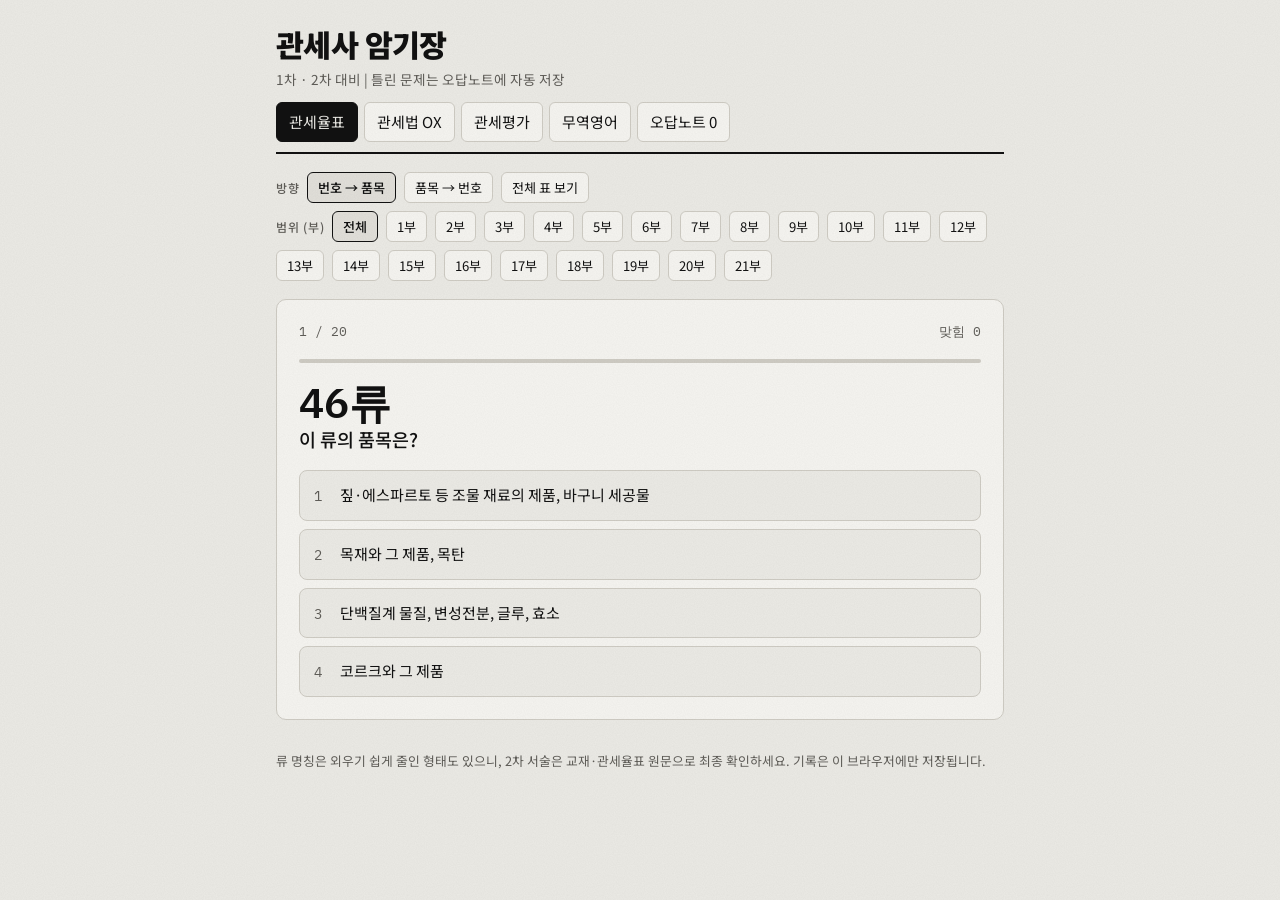
<file: amgi.html>
<!doctype html><html><head><meta charset=utf8><meta name=viewport content="width=device-width,initial-scale=1,viewport-fit=cover"><style>:root{color-scheme:light;box-sizing:border-box;padding-top:env(safe-area-inset-top,0px);padding-bottom:env(safe-area-inset-bottom,0px)}html{scroll-padding-top:env(safe-area-inset-top,0px)}body{margin:0;padding:0;font:14px -apple-system,BlinkMacSystemFont,sans-serif;background:#fff;color:#000}img{max-width:100%}[hidden]:not([hidden=until-found i]){display:none!important}</style></head><body>
<script>(function(){if(window.self===window.top)return;var r=document.documentElement;r.classList.add("embed");try{var t=parent.document.documentElement.getAttribute("data-theme");if(t)r.setAttribute("data-theme",t)}catch(e){}})();</script>
<style>html.embed .wrap>header{display:none}html.embed .wrap{padding-top:16px}</style>

<title>관세사 암기장</title>
<link rel="preconnect" href="https://fonts.googleapis.com">
<link rel="stylesheet" href="https://fonts.googleapis.com/css2?family=Noto+Sans+KR:wght@400;500;700&family=Noto+Serif+KR:wght@600;900&family=IBM+Plex+Mono:wght@500;600&display=swap">
<style>
/* Layout: 세관 서류철 — 상단 탭(과목) + 단일 문제 카드, 번호는 HS 코드처럼 모노스페이스 */
:root{
  --bg:#eef1f4; --surface:#ffffff; --ink:#18212b; --muted:#5b6876; --line:#d5dbe2;
  --accent:#1f4e79; --accent-soft:#dbe6f1; --stamp:#b3261e; --stamp-soft:#f6dedb; --ok:#1d6b45; --ok-soft:#d9eee2;
  --f-display:"Noto Serif KR", "Nanum Myeongjo", serif;
  --f-body:"Noto Sans KR", "Apple SD Gothic Neo", "Malgun Gothic", sans-serif;
  --f-mono:"IBM Plex Mono", ui-monospace, Menlo, monospace;
}
@media (prefers-color-scheme: dark){:root:not([data-theme="light"]){
  --bg:#11161c; --surface:#19212a; --ink:#e6ebf0; --muted:#97a3b0; --line:#2c3743;
  --accent:#7fb0e0; --accent-soft:#1e3247; --stamp:#f08a80; --stamp-soft:#3e211f; --ok:#7fd1a4; --ok-soft:#173226; color-scheme:dark}}
:root[data-theme="dark"]{
  --bg:#11161c; --surface:#19212a; --ink:#e6ebf0; --muted:#97a3b0; --line:#2c3743;
  --accent:#7fb0e0; --accent-soft:#1e3247; --stamp:#f08a80; --stamp-soft:#3e211f; --ok:#7fd1a4; --ok-soft:#173226; color-scheme:dark}
*{box-sizing:border-box}
body{background:var(--bg);color:var(--ink);font-family:var(--f-body);font-size:15px;line-height:1.6}
.wrap{max-width:760px;margin:0 auto;padding-inline:16px;padding-block:20px 48px;display:flex;flex-direction:column;gap:18px}
header{display:flex;align-items:flex-end;justify-content:space-between;gap:12px;flex-wrap:wrap;border-bottom:2px solid var(--ink);padding-bottom:10px}
h1{font-family:var(--f-display);font-weight:900;font-size:1.9rem;margin:0;letter-spacing:-.01em}
.sub{color:var(--muted);font-size:.85rem}
nav{display:flex;gap:6px;flex-wrap:wrap}
nav button,.chip,.btn{font:inherit;border:1px solid var(--line);background:var(--surface);color:var(--ink);border-radius:6px;padding:7px 12px;cursor:pointer}
nav button[aria-pressed="true"]{background:var(--ink);color:var(--bg);border-color:var(--ink)}
.chip{padding:4px 10px;font-size:.82rem}
.chip[aria-pressed="true"]{background:var(--accent-soft);border-color:var(--accent);color:var(--accent);font-weight:500}
.btn.primary{background:var(--accent);border-color:var(--accent);color:var(--bg);font-weight:500}
button:focus-visible{outline:2px solid var(--accent);outline-offset:2px}
.row{display:flex;gap:8px;flex-wrap:wrap;align-items:center}
.label{font-size:.75rem;letter-spacing:.06em;color:var(--muted);font-weight:500}
.card{background:var(--surface);border:1px solid var(--line);border-radius:10px;padding:22px;display:flex;flex-direction:column;gap:16px}
.meta{display:flex;justify-content:space-between;font-family:var(--f-mono);font-size:.8rem;color:var(--muted);font-variant-numeric:tabular-nums}
.q{font-size:1.15rem;font-weight:500;text-wrap:balance}
.q .code{font-family:var(--f-mono);font-size:2.6rem;font-weight:600;color:var(--accent);display:block;line-height:1.1}
.opts{display:grid;gap:8px}
.opt{font:inherit;text-align:left;border:1px solid var(--line);background:var(--bg);color:var(--ink);border-radius:8px;padding:12px 14px;cursor:pointer;display:flex;gap:10px;align-items:baseline}
.opt .k{font-family:var(--f-mono);color:var(--muted);font-size:.85rem;min-width:1.2em}
.opt:hover:not(:disabled){border-color:var(--accent)}
.opt.right{background:var(--ok-soft);border-color:var(--ok)}
.opt.wrong{background:var(--stamp-soft);border-color:var(--stamp)}
.opt:disabled{cursor:default}
.ox{display:grid;grid-template-columns:1fr 1fr;gap:10px}
.ox .opt{justify-content:center;font-family:var(--f-display);font-size:2rem;font-weight:900;padding:14px}
.exp{border-left:3px solid var(--accent);padding:4px 0 4px 12px;color:var(--ink);font-size:.92rem}
.verdict{font-family:var(--f-display);font-weight:900;font-size:1.1rem}
.verdict.r{color:var(--ok)} .verdict.w{color:var(--stamp)}
.bar{height:4px;background:var(--line);border-radius:2px;overflow:hidden}
.bar i{display:block;height:100%;background:var(--accent);transition:width .2s}
.done{text-align:center;gap:10px}
.done .big{font-family:var(--f-mono);font-size:3rem;font-weight:600;color:var(--accent)}
.stamp{display:inline-block;border:3px solid var(--stamp);color:var(--stamp);font-family:var(--f-display);font-weight:900;padding:2px 12px;transform:rotate(-4deg);border-radius:4px;letter-spacing:.1em}
.tablewrap{overflow-x:auto}
table{border-collapse:collapse;width:100%;font-size:.88rem}
th,td{border-bottom:1px solid var(--line);padding:7px 8px;text-align:left;vertical-align:top}
td.n{font-family:var(--f-mono);font-weight:600;color:var(--accent);white-space:nowrap;width:3.5em}
tr.sec th{background:var(--accent-soft);color:var(--accent);font-weight:700;font-size:.82rem}
.note{font-size:.8rem;color:var(--muted)}
.empty{color:var(--muted);text-align:center;padding:20px}
@media (prefers-reduced-motion:reduce){.bar i{transition:none}}
</style>
<link rel="stylesheet" href="theme.css">

<div class="wrap">
  <header>
    <div>
      <h1>관세사 암기장</h1>
      <div class="sub">1차 · 2차 대비 | 틀린 문제는 오답노트에 자동 저장</div>
    </div>
    <nav id="tabs"></nav>
  </header>
  <section id="controls" class="row"></section>
  <main id="main"></main>
  <p class="note">류 명칭은 외우기 쉽게 줄인 형태도 있으니, 2차 서술은 교재·관세율표 원문으로 최종 확인하세요. 기록은 이 브라우저에만 저장됩니다.</p>
</div>

<script>
const SECTIONS=[
 [1,"산 동물과 동물성 생산품",1,5],[2,"식물성 생산품",6,14],[3,"동물성·식물성·미생물성 지방과 기름",15,15],
 [4,"조제 식료품, 음료·주류·식초, 담배",16,24],[5,"광물성 생산품",25,27],[6,"화학공업이나 연관공업의 생산품",28,38],
 [7,"플라스틱·고무와 그 제품",39,40],[8,"원피·가죽·모피와 그 제품, 여행용구·핸드백",41,43],[9,"목재·코르크·짚 제품",44,46],
 [10,"펄프, 종이·판지와 그 제품",47,49],[11,"방직용 섬유와 그 제품",50,63],[12,"신발류·모자류·산류·조화",64,67],
 [13,"돌·시멘트·도자제품·유리",68,70],[14,"진주·귀석·귀금속",71,71],[15,"비금속과 그 제품",72,83],
 [16,"기계류·전기기기",84,85],[17,"차량·항공기·선박",86,89],[18,"광학·정밀·의료기기, 시계, 악기",90,92],
 [19,"무기·총포탄",93,93],[20,"잡품",94,96],[21,"예술품·수집품·골동품",97,97]];
const HS={1:"산 동물",2:"육과 식용 설육",3:"어류·갑각류·연체동물과 그 밖의 수생 무척추동물",4:"낙농품, 새의 알, 천연꿀, 그 밖의 식용 동물성 생산품",5:"다른 류로 분류되지 않은 동물성 생산품",6:"살아 있는 수목과 식물, 인경·뿌리, 절화와 장식용 잎",7:"식용의 채소·뿌리·괴경",8:"식용의 과실과 견과류, 감귤류·멜론의 껍질",9:"커피·차·마테·향신료",10:"곡물",11:"제분공업 생산품, 맥아, 전분, 이눌린, 밀의 글루텐",12:"채유용 종자·과실, 공업용·의약용 식물, 짚과 사료용 식물",13:"락·검·수지와 그 밖의 식물성 수액·추출물",14:"식물성 편조물용 재료, 그 밖의 식물성 생산품",15:"동물성·식물성·미생물성 지방과 기름, 조제 식용 지방, 왁스",16:"육류·어류·갑각류·연체동물·곤충의 조제품",17:"당류와 설탕과자",18:"코코아와 그 조제품",19:"곡물·고운 가루·전분·밀크의 조제품과 베이커리 제품",20:"채소·과실·견과류나 식물의 그 밖의 부분의 조제품",21:"각종 조제 식료품",22:"음료·주류·식초",23:"식품 공업의 잔재물과 웨이스트, 조제 사료",24:"담배와 제조한 담배 대용물, 비연소 흡입용 물품, 니코틴 함유 물품",25:"소금, 황, 토석류, 석고·석회·시멘트",26:"광·슬래그·회",27:"광물성 연료·광물유와 그 증류물, 역청 물질, 광물성 왁스",28:"무기화학품, 귀금속·희토류 금속·방사성 원소의 화합물",29:"유기화학품",30:"의료용품",31:"비료",32:"유연용·염색용 추출물, 염료·안료, 페인트·바니시, 퍼티, 잉크",33:"정유와 레지노이드, 조제향료와 화장품·화장용품",34:"비누, 유기계면활성제, 세제, 윤활제, 왁스, 양초, 조형용 페이스트",35:"단백질계 물질, 변성전분, 글루, 효소",36:"화약류, 화공품, 성냥, 발화성 합금, 특정 가연성 조제품",37:"사진용이나 영화용 재료",38:"각종 화학공업 생산품",39:"플라스틱과 그 제품",40:"고무와 그 제품",41:"원피(모피 제외)와 가죽",42:"가죽제품, 마구, 여행용구·핸드백, 동물 거트 제품",43:"모피·인조모피와 그 제품",44:"목재와 그 제품, 목탄",45:"코르크와 그 제품",46:"짚·에스파르토 등 조물 재료의 제품, 바구니 세공물",47:"목재 등 섬유질 셀룰로오스재료의 펄프, 회수한 종이·판지",48:"종이와 판지, 제지용 펄프·종이·판지의 제품",49:"인쇄서적·신문·회화 등 인쇄물, 수제·타자문서, 도면",50:"견",51:"양모·동물의 털, 말의 털로 만든 실과 직물",52:"면",53:"그 밖의 식물성 방직용 섬유, 종이실과 그 직물",54:"인조필라멘트, 인조방직용 섬유재료의 스트립",55:"인조스테이플섬유",56:"워딩·펠트·부직포, 특수사, 끈·로프·케이블과 그 제품",57:"양탄자류와 그 밖의 방직용 섬유 바닥깔개",58:"특수직물, 터프트 직물, 레이스, 태피스트리, 트리밍, 자수천",59:"침투·도포·피복·적층한 직물, 공업용 방직용 섬유제품",60:"메리야스 편물과 뜨개질 편물",61:"의류와 그 부속품 (메리야스·뜨개질 편물로 한정)",62:"의류와 그 부속품 (메리야스·뜨개질 편물 제외)",63:"그 밖의 방직용 섬유제품, 세트, 사용하던 의류, 넝마",64:"신발류·각반과 그 부분품",65:"모자류와 그 부분품",66:"산류·양산·지팡이·채찍과 그 부분품",67:"조제 깃털·솜털과 그 제품, 조화, 사람 머리카락 제품",68:"돌·플라스터·시멘트·석면·운모 등의 제품",69:"도자제품",70:"유리와 유리제품",71:"천연·양식진주, 귀석·반귀석, 귀금속과 그 제품, 모조 신변장식용품, 주화",72:"철강",73:"철강의 제품",74:"구리와 그 제품",75:"니켈과 그 제품",76:"알루미늄과 그 제품",78:"납과 그 제품",79:"아연과 그 제품",80:"주석과 그 제품",81:"그 밖의 비금속, 서멧과 그 제품",82:"비금속으로 만든 공구·도구·칼붙이·스푼·포크",83:"비금속으로 만든 각종 제품",84:"원자로·보일러·기계류와 그 부분품",85:"전기기기와 그 부분품, 녹음기·재생기·텔레비전 영상 기록기·재생기",86:"철도·궤도용 기관차·차량과 장비품, 교통신호용 기기",87:"철도·궤도용 외의 차량과 그 부분품·부속품",88:"항공기와 우주선, 그 부분품",89:"선박과 수상 구조물",90:"광학·사진·영화·측정·검사·정밀·의료용 기기",91:"시계와 그 부분품",92:"악기와 그 부분품·부속품",93:"무기·총포탄과 그 부분품·부속품",94:"가구, 침구·매트리스·쿠션, 조명기구, 조명용 사인, 조립식 건축물",95:"완구·게임용구·운동용구",96:"잡품",97:"예술품·수집품·골동품"};

const LAW=[
 ["관세의 과세물건 확정시기는 원칙적으로 수입신고를 하는 때이다. (법 제16조)",1,"원칙은 수입신고 시점. 선박 내 소비, 우편물 등은 예외 시점이 따로 있음."],
 ["관세 부과에 적용되는 법령은 원칙적으로 수입신고 수리 당시의 법령이다. (법 제17조)",0,"수리 당시가 아니라 수입신고 당시의 법령이 원칙."],
 ["과세가격 결정 시 외국통화 환산은 수입신고일이 속하는 주의 전주 기준환율 평균을 기초로 관세청장이 정한 율로 한다. (법 제18조)",1,"'전주 평균' 키워드를 기억."],
 ["관세의 납세의무자는 원칙적으로 수입신고를 한 물품의 화주이다. (법 제19조)",1,"원칙은 화주. 화주가 불분명하면 대리인, 양수인 등으로 넘어감."],
 ["신고납부 방식의 관세는 수입신고 수리일부터 30일 이내에 납부해야 한다. (법 제9조)",0,"30일이 아니라 15일 이내."],
 ["관세 부과제척기간은 원칙적으로 관세를 부과할 수 있는 날부터 5년이다. (법 제21조)",1,"부정한 방법으로 포탈·환급받은 경우는 10년."],
 ["관세 징수권의 소멸시효는 5억원 이상 관세는 10년, 그 외는 5년이다. (법 제22조)",1,"금액 기준 5억원이 포인트."],
 ["관세환급청구권의 소멸시효는 3년이다. (법 제22조)",0,"환급청구권도 5년."],
 ["관세를 납부해야 하는 물품에 대해서는 다른 조세·공과금·채권보다 우선하여 관세를 징수한다. (법 제3조)",1,"관세 우선징수 원칙."],
 ["기한의 마지막 날이 공휴일이면 그 전날을 기한으로 한다. (법 제8조)",0,"전날이 아니라 그 다음 날이 기한."],
 ["신고납부한 세액이 부족한 것을 안 경우, 신고납부한 날부터 6개월 이내에는 보정신청을 할 수 있다. (법 제38조의2)",1,"보정 6개월, 이후엔 수정신고."],
 ["경정청구는 최초로 신고납부한 날부터 3년 이내에 할 수 있다.",0,"경정청구 기간은 5년."],
 ["관세의 과세표준은 수입물품의 가격 또는 수량으로 한다. (법 제15조)",1,"종가세는 가격, 종량세는 수량."],
 ["합의세율은 일괄 수입신고된 물품 중 가장 낮은 세율을 적용한다. (법 제82조)",0,"가장 높은 세율을 일괄 적용."],
 ["덤핑방지관세는 정상가격과 덤핑가격의 차액에 상당하는 금액 이하로 부과한다. (법 제51조)",1,"차액 '이하'로 부과."],
 ["계절관세는 계절에 따라 가격 차이가 심한 물품에 대해 기본세율과의 차이를 높이거나 낮출 수 있는 탄력관세이다. (법 제72조)",1,"동종물품 등의 수입으로 국내시장이 교란될 우려가 있을 때."],
 ["상계관세는 수출국에서 보조금이나 장려금을 받은 물품의 수입에 대해 부과한다. (법 제57조)",1,"덤핑은 가격, 상계는 보조금으로 구분."],
 ["할당관세는 일정 수량까지는 높은 세율, 그 초과분은 낮은 세율을 적용하는 방식만 가능하다. (법 제71조)",0,"기본세율에서 40%p 범위 내 인하가 주된 형태이고, 수량 초과분에 40%p 범위 내 가산하는 경우도 있음."],
 ["“수입”이란 외국물품을 우리나라에 반입(보세구역을 경유하는 것은 보세구역으로부터 반입)하거나 우리나라에서 소비 또는 사용하는 것을 말한다. (법 제2조)",1,"수입의 정의. 보세구역을 거치면 '보세구역으로부터 반입'이 기준."],
 ["“수출”이란 내국물품을 외국으로 반출하는 것을 말한다. (법 제2조)",1,"수출의 정의."],
 ["“반송”이란 국내에 도착한 외국물품이 수입통관절차를 거쳐 다시 외국으로 반출되는 것을 말한다. (법 제2조)",0,"수입통관절차를 '거치지 아니하고' 다시 외국으로 반출되는 것."],
 ["수입신고가 수리된 물품은 내국물품이다. (법 제2조)",1,"수입신고 수리 → 내국물품."],
 ["입항전수입신고가 수리된 물품은 외국물품이다. (법 제2조)",0,"입항전수입신고가 수리된 물품은 내국물품."],
 ["우리나라 선박 등이 공해에서 채집하거나 포획한 수산물은 내국물품이다. (법 제2조)",1,"우리나라 선박 + 공해 → 내국물품. 외국 선박이 공해에서 포획한 것은 수입신고 수리 전까지 외국물품."],
 ["세관장이 납부고지를 한 관세는 납부고지를 받은 날부터 30일 이내에 납부해야 한다. (법 제9조)",0,"납부고지를 받은 날부터 15일 이내."],
 ["수입신고전 즉시반출신고를 한 물품의 관세는 수입신고일부터 15일 이내에 납부해야 한다. (법 제9조)",1,"즉시반출 후 10일 이내 수입신고, 신고일부터 15일 이내 납부."],
 ["월별납부를 승인받으면 납부기한이 같은 달에 속하는 세액을 그 달 말일까지 한꺼번에 낼 수 있다. (법 제9조)",1,"성실 납세자 대상 월별납부 제도."],
 ["납세의무자가 부정한 행위로 과소신고한 경우 가산세는 부족세액의 100분의 20이다. (법 제42조)",0,"부정행위 과소신고는 100분의 40. 일반 과소신고는 100분의 10."],
 ["신고납부한 세액이 부족해 경정하는 경우 가산세는 부족세액의 100분의 10에 이자상당액을 더한 금액이다. (법 제42조)",1,"과소신고 가산세 10% + 납부지연 이자 성격의 가산액."],
 ["관세 감면을 받으려는 자는 원칙적으로 해당 물품의 수입신고 수리 전까지 감면신청서를 제출해야 한다. (영 제112조)",1,"원칙은 수리 전. 일부 예외(경정·수리 후 사유 등)가 있음."],
 ["재수출면세 물품은 원칙적으로 수입신고 수리일부터 1년의 범위에서 세관장이 정하는 기간에 다시 수출해야 한다. (법 제97조)",1,"재수출면세 기간은 1년 범위, 부득이한 경우 연장 가능."],
 ["재수출감면세는 장기간 사용할 수 있는 물품으로서 수입신고 수리일부터 2년(일정한 경우 4년) 이내에 재수출하는 물품에 적용된다. (법 제98조)",1,"재수출면세(97조, 1년)와 재수출감면(98조, 2년·최장 4년)을 구분."],
 ["덤핑방지관세·상계관세·보복관세·긴급관세 등은 다른 세율보다 우선하여 적용한다. (법 제50조)",1,"세율 적용 1순위 그룹."],
 ["국제협력관세와 편익관세는 기본세율·잠정세율보다 낮은 경우에만 우선하여 적용한다. (법 제50조)",1,"'낮은 경우에만' 우선 적용되는 세율 그룹."],
 ["여행자 휴대품이나 우편물 등에는 간이세율을 적용할 수 있다. (법 제81조)",1,"간이세율 적용 대상: 여행자·승무원 휴대품, 우편물, 탁송품·별송품 등."],
 ["관세청장은 품목분류 사전심사 신청을 받으면 60일 이내에 결과를 통지해야 한다. (법 제86조)",0,"30일 이내 통지. 재심사도 신청일부터 60일 이내 통지."],
 ["품목분류 사전심사 결과에 이의가 있는 자는 통지를 받은 날부터 30일 이내에 재심사를 신청할 수 있다. (법 제86조)",1,"재심사 신청 기간 30일."],
 ["보세구역은 지정보세구역, 특허보세구역, 종합보세구역으로 구분한다. (법 제154조)",1,"지정: 지정장치장·세관검사장 / 특허: 보세창고·보세공장·보세전시장·보세건설장·보세판매장."],
 ["지정장치장에 물품을 장치하는 기간은 1년의 범위에서 관세청장이 정한다. (법 제170조)",0,"6개월 범위에서 관세청장이 정하고, 세관장은 3개월 범위에서 연장 가능."],
 ["보세창고에 장치한 외국물품의 장치기간은 원칙적으로 1년의 범위에서 관세청장이 정하는 기간이다. (법 제177조)",1,"외국물품은 1년 범위, 필요 시 1년 범위에서 연장."],
 ["특허보세구역의 특허기간은 10년 이내로 한다. (법 제176조)",1,"보세전시장·보세건설장은 해당 박람회·공사 기간을 고려해 따로 정함."],
 ["수입신고는 화주 또는 관세사 등의 명의로 하여야 한다. (법 제242조)",1,"관세사·관세법인·통관취급법인 등."],
 ["수입하려는 물품을 적재한 선박이 우리나라에 입항하기 전에도 수입신고를 할 수 있다. (법 제244조)",1,"입항전수입신고."],
 ["관세청장이 정하는 보세구역에 반입한 물품을 반입일부터 30일 이내에 신고하지 않으면 과세가격의 100분의 2 범위에서 가산세를 징수한다. (법 제241조)",1,"신고지연 가산세."],
 ["여행자가 휴대품 신고를 하지 않아 과세하는 경우 가산세는 납부할 세액의 100분의 20이다. (법 제241조)",0,"100분의 40 (2년 내 2회 이상이면 100분의 60)."],
 ["세관장은 수입신고수리전 반출승인을 할 때 원칙적으로 관세에 상당하는 담보를 제공하게 해야 한다. (법 제252조)",1,"일정 요건 시 담보 생략 가능."],
 ["2개국 이상에 걸쳐 생산된 물품은 실질적 변형을 하여 새로운 특성을 부여하는 행위를 최종적으로 수행한 나라를 원산지로 한다. (법 제229조)",1,"완전생산기준과 실질적변형기준."],
 ["원산지증명서는 원칙적으로 발행일부터 2년 이내의 것이어야 한다. (영 제236조)",0,"제출일부터 소급하여 1년 이내에 발행된 것."],
 ["세관공무원은 관세조사를 위해 납세자를 방문하려면 조사 시작 7일 전까지 통지해야 한다. (법 제114조)",0,"조사 시작 15일 전까지 사전통지."],
 ["심사청구는 해당 처분을 한 것을 안 날부터 90일 이내에 제기해야 한다. (법 제121조)",1,"이의신청·심사청구·심판청구 모두 90일."],
 ["이의신청은 세관장에게, 심사청구는 관세청장에게 한다. (법 제121조·제132조)",1,"심사청구는 세관장을 거쳐 관세청장에게."],
 ["심사청구에 대한 결정은 청구를 받은 날부터 60일 이내에 해야 한다. (법 제127조)",0,"90일 이내 결정."],
 ["관세는 수입신고 당시의 물품의 성질과 그 수량에 따라 부과한다. (법 제16조)",1,"과세물건 확정시기 원칙. 우편물·보세구역 장치 중 멸실 등은 예외 시기를 따로 둠."],
 ["보세구역에 장치된 외국물품이 멸실되거나 폐기된 경우 관세의 납세의무자는 그 물품을 수입한 화주다. (법 제19조)",0,"운영인 또는 보관인이 납세의무자."],
 ["도난물품이나 분실물품에 대한 납세의무자는 보세구역 장치물품의 경우 그 운영인 또는 화물관리인이다. (법 제19조)",1,"보세운송 물품은 보세운송 신고인·승인을 받은 자, 그 밖의 물품은 보관인·취급인."],
 ["연대납세의무자는 수입신고물품이 공유물이거나 공동사업에 속하는 경우 그 공유자 또는 공동사업자이다. (법 제19조)",1,"수입신고인이 2인 이상인 경우와 함께 연대납세의무 대상."],
 ["부정한 방법으로 관세를 포탈한 경우 관세 부과제척기간은 15년이다. (법 제21조)",0,"부정한 방법으로 포탈·환급·감면받은 경우 10년."],
 ["관세징수권의 소멸시효는 납부고지·경정처분·납부독촉·압류 등의 사유로 중단된다. (법 제23조)",1,"중단 사유: 납부고지, 경정처분, 납부독촉, 통고처분, 고발, 공소제기, 교부청구, 압류."],
 ["분할납부기간, 징수유예기간, 압류·매각의 유예기간 중에는 관세징수권의 소멸시효가 정지된다. (법 제23조)",1,"정지 사유: 분할납부기간, 징수유예기간, 압류·매각 유예기간, 사해행위 취소소송 기간."],
 ["관세의 담보로 제공할 수 있는 것에 납세보증보험증권과 세관장이 인정하는 보증인의 납세보증서가 포함된다. (법 제24조)",1,"금전, 국채·지방채, 유가증권, 납세보증보험증권, 토지, 보험 든 건물 등, 납세보증서."],
 ["수입신고를 한 물품의 세액에 대해 세관장이 납부고지하는 부과고지 방식도 존재한다. (법 제39조)",1,"여행자 휴대품, 우편물, 보정·수정 불가 사유 등 부과고지 대상이 법정되어 있음."],
 ["세액의 보정은 납세의무자가 신고납부한 날부터 6개월 이내에 신청할 수 있다. (법 제38조)",1,"신고납부일부터 6개월 이내 보정신청, 이후에는 수정신고."],
 ["보정신청에 따라 부족세액을 납부하면 원칙적으로 보정이자를 더해 납부한다. (법 제38조)",1,"보정이자는 부족세액에 이자율을 적용. 정당한 사유 등 예외 있음."],
 ["수정신고는 보정기간이 지난 날부터 관세부과의 제척기간이 끝나기 전까지 할 수 있다. (법 제38조의3)",1,"수정신고 시 신고한 날의 다음 날까지 납부."],
 ["관세율표의 품목분류는 해석에 관한 통칙에 따라 결정한다. (법 별표 관세율표)",1,"HS 통칙 1~6에 따라 분류."],
 ["긴급관세는 해당 국내산업 보호에 필요한 범위에서 부과하며, 잠정긴급관세는 200일을 초과하여 부과할 수 없다. (법 제65조·제66조)",1,"잠정긴급관세 최대 200일."],
 ["보복관세는 피해상당액의 범위에서 관세를 부과할 수 있다. (법 제63조)",1,"교역상대국의 차별·불이익 조치에 대응."],
 ["조정관세는 100분의 100에서 해당 물품의 기본세율을 뺀 율을 기본세율에 더한 율의 범위에서 부과한다. (법 제69조)",1,"농림축수산물 등은 국내외 가격차 상당률 범위."],
 ["할당관세는 기본세율에서 100분의 40의 범위에서 율을 빼고 부과할 수 있다. (법 제71조)",1,"인하는 40%p 범위, 일정수량 초과분 인상도 40%p 범위."],
 ["편익관세는 관세에 관한 조약에 따른 편익을 받지 아니하는 나라의 생산물에 대해 이미 체결된 조약의 편익 한도에서 관세 편익을 부여하는 것이다. (법 제74조)",1,"편익관세 개념."],
 ["외교관용 물품 등의 면세를 받은 물품은 수입신고 수리일부터 3년 내에 용도 외로 양수할 수 없다. (법 제88조)",1,"양수 제한 기간 3년."],
 ["소액물품 면세 대상인 우리나라 거주자가 받는 소액물품은 물품가격이 미화 150달러 이하인 것이다. (규칙 제45조)",1,"자가사용 인정 소액물품 기준. 미국발 특송 등은 협정에 따라 200달러 적용 사례 있음."],
 ["여행자 휴대품 면세한도는 1인당 미화 1,000달러다. (규칙 제48조)",0,"기본 면세한도는 미화 800달러. 술·담배·향수는 별도 한도."],
 ["해외에서 수리한 물품의 재수입 시 수리비가 아닌 물품 전체 가격에 관세를 부과한다.",0,"해외임가공물품 감세(법 제101조)는 수리·가공비 상당액 등을 기준으로 감면."],
 ["우리나라에서 수출된 물품이 수출신고 수리일부터 2년 내에 다시 수입되면 재수입면세를 받을 수 있다. (법 제99조)",1,"재수입면세 2년. 해당 물품이 감면·환급을 받은 경우 등 제외."],
 ["보세공장에서는 세관장의 허가를 받아 내국물품만을 원료로 하거나 재료로 하여 제조·가공할 수 있다. (법 제185조)",1,"원칙은 외국물품 원료. 내국물품만 쓰는 작업은 세관장 허가."],
 ["보세운송의 신고는 화주, 관세사 등, 보세운송업자의 명의로 한다. (법 제214조)",1,"보세운송 신고인."],
 ["밀수출입죄를 범한 자는 5년 이하의 징역 또는 관세액의 10배와 물품원가 중 높은 금액 이하의 벌금에 처한다. (법 제269조)",1,"밀수입죄 법정형."],
 ["관세포탈죄는 3년 이하의 징역 또는 포탈한 관세액의 5배와 물품원가 중 높은 금액 이하의 벌금에 처한다. (법 제270조)",1,"관세포탈 법정형."],
 ["통고처분을 받은 자가 통고서를 송달받은 날부터 15일 이내에 이행하지 않으면 관세청장이나 세관장은 즉시 고발해야 한다. (법 제316조)",1,"15일 내 미이행 시 고발. 이행하면 같은 사건으로 소추받지 않음."]
];

const VAL=[
 {t:"mc",q:"과세가격 결정의 원칙적 방법(제1방법)은?",o:["실제 지급했거나 지급할 가격에 가산·공제한 거래가격","동종·동질물품의 거래가격","국내판매가격을 기초로 한 가격","산정가격"],a:0,e:"법 제30조. 제1방법이 안 될 때 제2~6방법으로 순차 적용."},
 {t:"mc",q:"제3방법(법 제32조)의 기초가 되는 가격은?",o:["유사물품의 거래가격","동종·동질물품의 거래가격","산정가격","합리적 기준"],a:0,e:"제2방법 동종·동질(31조), 제3방법 유사물품(32조)."},
 {t:"mc",q:"제4방법(국내판매가격 기초, 법 제33조)에서 공제하지 않는 항목은?",o:["수입물품 제조에 든 재료비","국내 판매 관련 통상적 이윤과 일반경비","수입항 도착 후 국내 운임·보험료","국내에서 납부할 조세와 공과금"],a:0,e:"재료비는 제5방법(산정가격)을 구성하는 요소. 제4방법은 국내 판매가격에서 이윤·경비, 국내 운송비, 조세를 빼는 방식."},
 {t:"ox",q:"납세의무자가 요청하면 제4방법보다 제5방법(산정가격)을 먼저 적용할 수 있다.",a:1,e:"제4방법과 제5방법은 납세의무자 요청 시 순서를 바꿀 수 있음."},
 {t:"ox",q:"구매자가 부담하는 구매수수료는 과세가격에 가산한다.",a:0,e:"구매수수료는 가산하지 않음. 판매수수료·중개료 등 그 밖의 수수료는 가산."},
 {t:"ox",q:"수입항 도착까지의 운임·보험료는 과세가격에 가산한다.",a:1,e:"법 제30조 제1항 제6호. 우리나라는 CIF 기준 과세."},
 {t:"ox",q:"수입항 도착 이후 국내 운송에 든 운임은 과세가격에 가산한다.",a:0,e:"구분 가능하면 공제 대상."},
 {t:"ox",q:"수입 후 조립·설치·유지에 드는 비용이 명백히 구분되면 과세가격에서 공제한다.",a:1,e:"구분 가능한 수입 후 비용은 공제."},
 {t:"ox",q:"연불조건 수입 시 연불이자가 구분되면 과세가격에서 공제한다.",a:1,e:"연불이자는 공제 항목."},
 {t:"ox",q:"구매자와 판매자가 특수관계에 있으면 거래가격은 무조건 부인된다.",a:0,e:"특수관계가 가격에 영향을 미치지 않았음을 입증하면 거래가격 인정 가능."},
 {t:"mc",q:"구매자가 판매자에게 금형을 무료로 제공했다. 금형 비용의 처리는?",o:["생산지원비용으로 가산","권리사용료로 가산","공제","과세가격과 무관"],a:0,e:"무료 또는 인하된 가격으로 제공한 물품·용역은 생산지원비용으로 가산."},
 {t:"mc",q:"수입물품 관련 특허 로열티를 거래조건으로 판매자에게 지급한다. 처리는?",o:["권리사용료로 가산","생산지원비용으로 가산","공제","중개료로 가산"],a:0,e:"수입물품과 관련되고 거래조건으로 지급되는 권리사용료는 가산."},
 {t:"ox",q:"수입물품의 국내 재판매 수익 중 판매자에게 직접·간접으로 귀속되는 금액은 가산한다.",a:1,e:"사후귀속이익 가산."},
 {t:"ox",q:"구매자가 부담하는 용기비용과 포장비용은 과세가격에 가산한다.",a:1,e:"용기·포장비는 가산 항목."},
 {t:"mc",q:"제6방법(합리적 기준)에서 사용할 수 있는 가격은?",o:["제1~5방법을 합리적으로 조정한 가격","국내에서 생산된 물품의 국내 판매가격","선택 가능한 가격 중 높은 가격","수출국 국내 판매가격"],a:0,e:"나머지 셋은 제6방법에서 사용할 수 없는 가격으로 열거됨."},
 {"t": "ox", "q": "거래가격은 우리나라에 수출하기 위하여 판매되는 물품에 대해 구매자가 실제로 지급했거나 지급할 가격에 법정 가산요소를 더해 조정한 가격이다.", "a": 1, "e": "법 제30조 제1항. 제1방법의 정의."},
 {"t": "ox", "q": "구매자가 판매자의 채무를 변제하는 금액처럼 판매자에게 간접적으로 지급하는 금액도 실제지급가격에 포함된다.", "a": 1, "e": "법 제30조 제2항. 직접·간접 지급액을 모두 포함."},
 {"t": "ox", "q": "우리나라에서 해당 수입물품에 부과된 관세 등의 세금과 공과금은 구분할 수 있으면 과세가격에서 공제한다.", "a": 1, "e": "법 제30조 제2항. 공제요소."},
 {"t": "ox", "q": "구매자가 부담하는 중개료는 과세가격에 가산한다.", "a": 1, "e": "구매수수료만 가산에서 제외되고, 중개료·판매수수료는 가산."},
 {"t": "ox", "q": "구매자가 자기 계산으로 수행한 국내 광고 활동 비용은 판매자에게 지급한 것이 아니므로 가산하지 않는다.", "a": 1, "e": "구매자 자신의 활동비는 간접지급액이 아님."},
 {"t": "ox", "q": "수입물품의 판매지역을 제한하는 조건은 거래가격에 실질적 영향이 없는 제한이므로 거래가격을 부인하는 사유가 아니다.", "a": 1, "e": "영 제21조. 처분·사용 제한 중 법령상 제한, 판매지역 제한 등은 인정."},
 {"t": "mc", "q": "거래가격 배제 사유가 아닌 것은?", "o": ["수입물품의 판매지역 제한", "금액으로 계산할 수 없는 조건이나 사정에 의한 영향", "사후귀속이익 금액을 알 수 없는 경우", "특수관계가 가격에 영향을 미친 경우"], "a": 0, "e": "법 제30조 제3항. 판매지역 제한은 거래가격에 실질적 영향이 없는 제한으로 봄."},
 {"t": "ox", "q": "제2방법의 동종·동질물품은 원칙적으로 해당 수입물품의 선적일 전후 60일 이내에 선적되어 우리나라에 수입된 물품이어야 한다.", "a": 1, "e": "영 제25조. 가격에 영향을 미치는 시장조건이나 상관행에 변동이 없는 기간."},
 {"t": "ox", "q": "제2방법에서 적용 가능한 동종·동질물품의 거래가격이 둘 이상이면 가장 높은 가격을 기초로 한다.", "a": 0, "e": "가장 낮은 가격을 기초로 함 (영 제25조)."},
 {"t": "ox", "q": "동종·동질물품은 외양에 경미한 차이가 있으면 동종·동질물품으로 보지 않는다.", "a": 0, "e": "외양에 경미한 차이가 있더라도 물리적 특성·품질·소비자 평판 등이 동일하면 동종·동질물품."},
 {"t": "ox", "q": "유사물품은 모든 면에서 동일하지는 않지만 기능과 구성요소가 유사해 상업적으로 대체할 수 있는 물품이다.", "a": 1, "e": "제3방법(법 제32조)의 기초."},
 {"t": "ox", "q": "제4방법은 국내에서 가장 많은 수량으로 판매되는 단위가격을 기초로 한다.", "a": 1, "e": "법 제33조 제1항."},
 {"t": "ox", "q": "제4방법에서 수입물품이 그대로 판매되지 않으면 납세의무자의 요청으로 국내 가공 후 판매가격을 기초로 할 수 있다.", "a": 1, "e": "법 제33조 제3항. 가공에 따른 부가가치를 빼고 계산."},
 {"t": "mc", "q": "제5방법(산정가격)의 구성요소가 아닌 것은?", "o": ["국내 판매에 따른 통상의 이윤", "해당 물품 생산에 든 재료비와 가공비", "우리나라에 수출하기 위한 판매와 관련된 이윤과 일반경비", "수입항까지의 운임·보험료"], "a": 0, "e": "국내 판매 이윤은 제4방법의 공제요소. 제5방법은 생산비 + 수출 판매 이윤·경비 + 운임 등."},
 {"t": "ox", "q": "최저과세기준가격은 제6방법(합리적 기준)에서 사용할 수 없는 가격이다.", "a": 1, "e": "영 제29조. 자의적·가공적 가격, 선택가능한 가격 중 높은 가격 등과 함께 배제."},
 {"t": "ox", "q": "가격이 확정되지 않은 경우 잠정가격으로 신고하고, 잠정가격 신고일부터 2년의 범위에서 세관장이 지정하는 기간에 확정가격을 신고한다.", "a": 1, "e": "법 제28조. 잠정가격신고와 확정가격신고."},
 {"t": "ox", "q": "과세가격 결정방법 사전심사는 세관장에게 신청한다.", "a": 0, "e": "관세청장에게 신청 (법 제37조)."},
 {"t": "ox", "q": "특정인이 구매자와 판매자의 의결권 있는 주식을 직접 또는 간접으로 5퍼센트 이상 소유하면 특수관계에 해당한다.", "a": 1, "e": "영 제23조. 3퍼센트가 아니라 5퍼센트."},
 {"t": "ox", "q": "구매자와 판매자가 동일한 가족의 구성원이면 특수관계에 해당한다.", "a": 1, "e": "영 제23조."},
 {"t": "ox", "q": "무상으로 수입되는 물품은 '우리나라에 수출하기 위하여 판매되는 물품'에 해당하지 않아 제1방법을 적용할 수 없다.", "a": 1, "e": "영 제17조. 무상물품, 위탁판매물품, 임대차물품 등은 제외."},
 {"t": "ox", "q": "위탁판매 수입물품도 거래가격(제1방법)으로 과세가격을 결정한다.", "a": 0, "e": "위탁판매수입물품은 판매되는 물품이 아니어서 제1방법 적용 불가."},
 {"t": "ox", "q": "우리나라에서 개발된 디자인을 구매자가 판매자에게 무료로 제공한 경우 생산지원비용으로 가산한다.", "a": 0, "e": "생산지원 중 기술·설계·고안·디자인은 '우리나라 외에서' 개발된 것만 가산."},
 {"t": "mc", "q": "과세가격에 가산하지 않는 것은?", "o": ["구매수수료", "판매수수료", "용기비용", "권리사용료"], "a": 0, "e": "구매자가 자신의 구매대리인에게 지급하는 구매수수료는 가산 제외."},
 {"t": "mc", "q": "제1방법을 적용할 수 없을 때 다음으로 검토하는 방법은?", "o": ["동종·동질물품의 거래가격(제2방법)", "유사물품의 거래가격(제3방법)", "국내판매가격(제4방법)", "합리적 기준(제6방법)"], "a": 0, "e": "제1→제2→제3→제4→제5→제6 순서 (제4·제5는 요청 시 교체)."},
 {"t": "ox", "q": "수입물품의 가격에 대한 할인이 객관적으로 정해진 수량할인이라면 할인된 가격을 실제지급가격으로 볼 수 있다.", "a": 1, "e": "수량할인 등 통상적인 할인은 인정."},
 {"t": "ox", "q": "가산요소를 더할 때 객관적이고 수량화할 수 있는 자료가 없으면 제1방법이 아닌 제2방법 이하로 결정한다.", "a": 1, "e": "법 제30조 제1항 단서."},
 {"t": "ox", "q": "사후귀속이익의 금액을 알 수 없으면 거래가격을 과세가격으로 인정하지 않는다.", "a": 1, "e": "법 제30조 제3항 제3호."},
 {"t": "ox", "q": "구매자가 부담하는 포장 노무비와 자재비는 과세가격에 가산한다.", "a": 1, "e": "용기·포장비용은 가산 항목."},
 {"t": "mc", "q": "우리나라 과세가격이 기준으로 삼는 가격 조건에 가장 가까운 것은?", "o": ["CIF (수입항 도착가격)", "FOB (선적항 본선인도가격)", "EXW (공장인도가격)", "DDP (관세지급인도가격)"], "a": 0, "e": "수입항 도착까지의 운임·보험료를 가산하므로 CIF 기준."},
 {"t": "ox", "q": "항공기로 운송되는 물품 중 일부는 항공운임 대신 해상운송 운임을 기준으로 운임을 산출하는 특례가 있다.", "a": 1, "e": "영 제20조. 운임 특례."},
 {"t": "mc", "q": "과세가격에서 공제하는 것은?", "o": ["수입 후 조립·설치 비용(구분 가능한 경우)", "판매수수료", "용기비용", "무상 제공 금형 비용"], "a": 0, "e": "구분 가능한 수입 후 비용은 공제. 나머지는 가산."},
 {"t": "mc", "q": "권리사용료를 과세가격에 가산하는 요건으로 옳은 것은?", "o": ["해당 물품에 관련되고 거래조건으로 지급될 것", "국내 판매 후 지급될 것", "구매자가 국내에서 사용하는 권리일 것", "판매자가 아닌 제3자에게 지급될 것"], "a": 0, "e": "법 제30조 제1항 제4호. 관련성 + 거래조건."},
 {"t": "ox", "q": "구매자가 수입물품 대금 중 일부를 판매자에 대한 기존 채권과 상계했다면 상계한 금액도 실제지급가격에 포함한다.", "a": 1, "e": "간접지급액에 포함."},
 {"t": "ox", "q": "제4방법의 국내판매가격에서는 국내 판매와 관련한 통상의 이윤과 일반경비를 공제한다.", "a": 1, "e": "법 제33조. 이윤·일반경비, 국내 운임·보험료, 국내 조세 등을 공제."},
 {"t": "ox", "q": "과세가격 결정의 원칙적 방법을 적용할 수 없으면 바로 제6방법(합리적 기준)을 적용한다.", "a": 0, "e": "제2방법부터 순차 적용하고, 모두 안 될 때 제6방법."},
 {"t": "ox", "q": "판매자가 제공한 수입물품 관련 기술·설계에 대한 대가를 구매자가 별도로 지급하면 과세가격에 가산할 수 있다.", "a": 1, "e": "생산지원비용·권리사용료 요건 해당 시 가산."},
 {"t": "ox", "q": "구매자가 수입물품을 우리나라에서 재판매하며 얻은 이익 중 판매자에게 귀속되는 금액은 과세가격에 가산한다.", "a": 1, "e": "사후귀속이익(법 제30조 제1항 제5호)."},
 {"t": "ox", "q": "구매자가 국내에서 수행한 수입물품 관련 연구개발 비용은 생산지원비용으로 가산한다.", "a": 0, "e": "우리나라에서 개발된 기술·설계 등은 생산지원 가산대상에서 제외."},
 {"t": "ox", "q": "수입물품에 대해 판매자에게 지급하는 검사비용 중 구매자가 자기를 위해 수행한 검사비는 가산하지 않는다.", "a": 1, "e": "구매자가 자기 계산으로 한 활동 비용은 원칙적으로 가산 대상 아님."},
 {"t": "ox", "q": "수입항 도착 후 하역·보관·운송비가 실제지급가격에 포함되어 있고 구분된다면 공제한다.", "a": 1, "e": "수입항 도착 후 비용은 구분되면 공제."},
 {"t": "ox", "q": "수입물품의 운임은 실제 지급한 운임이 원칙이지만, 운임이 불명확하면 통상의 운임을 기초로 산출한다.", "a": 1, "e": "운임 산출 특례(영 제20조)."},
 {"t": "ox", "q": "판매자와 구매자가 특수관계가 있더라도 그 관계가 가격에 영향을 미치지 않았음을 구매자가 증명하면 거래가격을 인정한다.", "a": 1, "e": "법 제30조 제3항 제4호와 영 제23조."},
 {"t": "ox", "q": "제2방법과 제3방법에서는 해당 수입물품과 선적일이 같거나 비슷한 시기의 물품 가격을 사용한다.", "a": 1, "e": "과세가격 결정 대상 물품의 선적일 전후 가까운 시기."},
 {"t": "ox", "q": "제2방법에서 거래단계·거래수량·운송거리 차이가 있으면 그 차이를 조정한 가격을 쓴다.", "a": 1, "e": "객관적 자료로 조정."},
 {"t": "ox", "q": "제4방법의 국내판매가격은 수입 후 최초로 거래한 특수관계 없는 자에게 판매한 가격을 기준으로 한다.", "a": 1, "e": "특수관계자 판매가격은 사용하지 않음."},
 {"t": "ox", "q": "제4방법에서 공제하는 이윤 및 일반경비는 동종·동류물품의 국내 판매 시 통상 부가되는 금액이다.", "a": 1, "e": "통상의 이윤·일반경비."},
 {"t": "ox", "q": "제5방법(산정가격)은 생산자가 자료를 제공하지 않아도 적용할 수 있다.", "a": 0, "e": "생산자의 원가자료가 필요하므로 생산자 협조가 없으면 적용 곤란."},
 {"t": "ox", "q": "제6방법에서는 국내에서 생산된 물품의 국내 판매가격을 기초로 과세가격을 결정할 수 있다.", "a": 0, "e": "국내생산물품의 국내판매가격은 제6방법에서도 사용 금지 가격."},
 {"t": "ox", "q": "제6방법에서는 수출국의 국내판매가격을 기초로 과세가격을 결정할 수 없다.", "a": 1, "e": "영 제29조의 사용 금지 가격."},
 {"t": "ox", "q": "관세청장은 과세가격 결정방법 사전심사를 신청받으면 원칙적으로 1개월 이내에 결과를 통보해야 한다.", "a": 1, "e": "사전심사 기간(일반 1개월, 특수관계 사전조정은 1년)."},
 {"t": "ox", "q": "과세가격 결정자료 제출을 요구받은 자가 정당한 사유 없이 제출하지 않으면 세관장은 거래가격을 부인하고 제2방법 이하로 결정할 수 있다.", "a": 1, "e": "법 제30조 제4항 관련."},
 {"t": "ox", "q": "구매자가 판매자로부터 수입물품을 무상으로 받는 견본품은 제1방법을 적용할 수 있다.", "a": 0, "e": "무상물품은 '판매'가 없으므로 제1방법 적용 불가, 제2방법 이하."},
 {"t": "ox", "q": "판매자에게 귀속되는 수수료 중 구매수수료가 아닌 판매수수료를 구매자가 부담하면 과세가격에 가산한다.", "a": 1, "e": "구매자가 부담하는 수수료·중개료는 가산, 구매수수료만 제외."},
 {"t": "ox", "q": "수입물품을 국내에서 복제할 권리에 대한 대가는 권리사용료로 가산한다.", "a": 0, "e": "국내 복제권 대가는 가산 대상에서 제외(영 제19조)."}
];

const INCO=[
 {t:"mc",q:"Incoterms 2020에서 매도인이 목적지에서 양하(unloading)까지 책임지는 유일한 규칙은?",o:["DPU","DAP","DDP","CPT"],a:0,e:"DPU = Delivered at Place Unloaded. 2010의 DAT가 이름이 바뀐 것."},
 {t:"mc",q:"해상·내수로 운송에만 쓰는 규칙 묶음은?",o:["FAS, FOB, CFR, CIF","FCA, FOB, CPT, CIF","EXW, FAS, FOB, DAP","FOB, CFR, CIP, DPU"],a:0,e:"나머지 7개(EXW, FCA, CPT, CIP, DAP, DPU, DDP)는 모든 운송방식에 사용."},
 {t:"mc",q:"Incoterms 2020 CIP 조건에서 매도인의 최소 부보 조건은?",o:["ICC(A)","ICC(B)","ICC(C)","부보 의무 없음"],a:0,e:"2020부터 CIP는 ICC(A)로 상향. CIF는 ICC(C) 유지."},
 {t:"mc",q:"CIF 조건에서 매도인의 최소 부보 조건은?",o:["ICC(C)","ICC(A)","ICC(B)","부보 의무 없음"],a:0,e:"CIF는 최소 담보 ICC(C), 송장금액의 110%."},
 {t:"mc",q:"매도인의 의무가 가장 적은 규칙은?",o:["EXW","FCA","FAS","FOB"],a:0,e:"Ex Works: 매도인 영업장에서 물품을 처분 가능하게 두면 끝."},
 {t:"mc",q:"매도인이 수입통관과 수입관세까지 부담하는 규칙은?",o:["DDP","DAP","DPU","CIP"],a:0,e:"Delivered Duty Paid. 매도인 의무 최대."},
 {t:"mc",q:"CFR 조건에서 위험이 매수인에게 이전되는 시점은?",o:["선적항에서 본선에 적재된 때","목적항에 도착한 때","운송인에게 인도한 때","목적항에서 양하된 때"],a:0,e:"C조건은 비용은 목적지까지, 위험은 선적지에서 이전 (분기점이 둘)."},
 {t:"mc",q:"매수인이 운송인에게 본선적재 표기 선하증권을 매도인에게 발행하도록 지시할 수 있게 2020에 새로 규정된 규칙은?",o:["FCA","FOB","EXW","CPT"],a:0,e:"신용장 거래에서 FCA를 쓰기 쉽게 하려는 개정."},
 {t:"ox",q:"C조건(CFR, CIF, CPT, CIP)은 비용 이전 지점과 위험 이전 지점이 같다.",a:0,e:"다르다. 비용은 목적지까지 매도인, 위험은 선적·인도 지점에서 매수인에게."},
 {t:"ox",q:"FAS 조건에서 매도인은 선적항 본선 선측에 물품을 놓으면 인도 의무를 다한다.",a:1,e:"Free Alongside Ship."},
 {t:"mc",q:"UCP 600에서 운송서류 원본은 선적일 후 며칠 이내에 제시해야 하나? (신용장 유효기일 이내 조건)",o:["21일","15일","30일","7일"],a:0,e:"UCP 600 제14조 c항. 선적일 후 21일 이내, 그리고 유효기일 이내."},
 {t:"mc",q:"UCP 600에서 은행이 제시된 서류를 심사하는 최대 기간은?",o:["제시일 다음 날부터 최장 5은행영업일","제시일부터 7은행영업일","제시일 다음 날부터 3은행영업일","합리적인 기간"],a:0,e:"UCP 600 제14조 b항. UCP 500의 '합리적 기간(7일 한도)'에서 5은행영업일로 바뀜."},
 {t:"mc",q:"신용장 금액·수량·단가 앞에 \"about\" 또는 \"approximately\"가 쓰였을 때 허용되는 과부족은?",o:["10% 이내","5% 이내","3% 이내","허용되지 않음"],a:0,e:"UCP 600 제30조 a항. about/approximately는 ±10%."},
 {t:"ox",q:"신용장에 수량이 포장단위나 개별품목 수로 정해지지 않았고 청구금액이 신용장 금액을 넘지 않으면, 수량은 5% 범위의 과부족이 허용된다.",a:1,e:"UCP 600 제30조 b항. 예: 벌크 화물(톤 단위)."},
 {t:"ox",q:"UCP 600에서 신용장에 취소가능 여부 표시가 없으면 취소가능 신용장으로 본다.",a:0,e:"UCP 600 제3조. 표시가 없어도 취소불능(irrevocable)이다."},
 {t:"ox",q:"UCP 600에서 신용장이 분할선적을 금지하지 않으면 분할선적은 허용된다.",a:1,e:"UCP 600 제31조 a항. Partial drawings or shipments are allowed."},
 {t:"mc",q:"신용장에서 보험 부보금액에 대한 요구가 없을 때 최소 부보금액은?",o:["CIF 또는 CIP 가격의 110%","상업송장 금액의 100%","CIF 가격의 120%","FOB 가격의 110%"],a:0,e:"UCP 600 제28조 f항 ii."},
 {t:"mc",q:"CISG(비엔나협약)에서 승낙의 효력이 발생하는 시점은?",o:["동의의 의사표시가 청약자에게 도달한 때","승낙 통지를 발송한 때","청약자가 승낙을 읽은 때","계약서에 서명한 때"],a:0,e:"CISG 제18조 2항. 도달주의."},
 {t:"mc",q:"\"Consignee\"의 뜻은?",o:["수하인","송하인","착화통지처","운송주선인"],a:0,e:"Shipper=송하인, Notify party=착화통지처, Freight forwarder=운송주선인."},
 {t:"mc",q:"\"Demurrage\"의 뜻은?",o:["체선료","조출료","정박기간","운임 할증"],a:0,e:"허용 정박기간(laytime)을 넘겨 선박을 붙잡아 둔 데 대한 배상금. 반대로 일찍 끝내면 despatch money(조출료)."},
 {t:"mc",q:"\"Clean B/L\"은?",o:["물품·포장에 하자 표시가 없는 무사고 선하증권","운임이 선지급된 선하증권","기명식 선하증권","본선적재 전 발행된 선하증권"],a:0,e:"하자 문구가 있으면 Foul(Dirty) B/L. 은행은 원칙적으로 clean 운송서류만 수리."},
 {t:"mc",q:"\"Negotiation\"(신용장 거래)의 뜻은?",o:["매입: 지정은행이 일치하는 제시에 대해 대금을 미리 지급하거나 지급을 약정하는 것","인수: 기한부 환어음에 지급을 약속하는 것","통지: 신용장을 수익자에게 전달하는 것","확인: 개설은행 외 은행이 지급을 추가로 확약하는 것"],a:0,e:"UCP 600 제2조 정의. Acceptance=인수, Advising=통지, Confirmation=확인."},
 {"t": "ox", "q": "Incoterms 2020에서 DAT 규칙은 DPU로 이름이 바뀌었다.", "a": 1, "e": "Delivered at Place Unloaded. 목적지 어디서든 양하 인도."},
 {"t": "ox", "q": "Incoterms 2020의 CIP 규칙에서 매도인은 원칙적으로 ICC(A) 수준의 보험을 부보해야 한다.", "a": 1, "e": "CIP는 ICC(A) 수준, CIF는 ICC(C) 수준 유지."},
 {"t": "ox", "q": "FOB 조건에서 위험은 물품이 본선에 적재된 때 매수인에게 이전된다.", "a": 1, "e": "Ship's rail 기준이 아니라 on board."},
 {"t": "ox", "q": "DDP 조건에서 매수인이 수입통관을 한다.", "a": 0, "e": "DDP는 매도인이 수입통관과 수입관세를 부담."},
 {"t": "ox", "q": "EXW 조건에서 매도인은 물품을 매수인의 운송수단에 적재할 의무가 있다.", "a": 0, "e": "EXW는 적재 의무 없음. 매도인 적재가 필요하면 FCA 권장."},
 {"t": "ox", "q": "FCA 조건에서 매도인 영업장에서 인도하면 매도인이 매수인의 운송수단에 물품을 적재해야 한다.", "a": 1, "e": "매도인 영업장 인도 시 적재 의무, 그 밖의 장소면 도착 운송수단 위에서 양하 준비 상태로 인도."},
 {"t": "ox", "q": "Incoterms 2020은 매도인·매수인이 자신의 운송수단으로 운송하는 것을 허용한다(FCA, DAP, DPU, DDP).", "a": 1, "e": "2020 개정 사항."},
 {"t": "ox", "q": "UCP 600에서 은행은 서류만으로 거래하며 물품·용역·이행과는 거래하지 않는다. (제5조)", "a": 1, "e": "독립·추상성 원칙."},
 {"t": "ox", "q": "UCP 600에서 지정은행·확인은행·개설은행은 서류 제시일 다음 날부터 최대 5은행영업일 안에 서류를 심사한다. (제14조)", "a": 1, "e": "5 banking days following the day of presentation."},
 {"t": "ox", "q": "UCP 600에서 신용장 유효기일이 은행 휴업일이면 다음 첫 은행영업일까지 연장된다. (제29조)", "a": 1, "e": "불가항력 휴업(제36조)의 경우는 연장 안 됨."},
 {"t": "ox", "q": "UCP 600에서 불가항력으로 은행 업무가 중단된 동안 유효기일이 지나면 은행은 재개 후에도 결제할 의무가 있다. (제36조)", "a": 0, "e": "불가항력 중단 동안 만료된 신용장은 재개 후 결제 의무 없음."},
 {"t": "ox", "q": "UCP 600에서 상업송장은 개설의뢰인 앞으로 발행되어야 하고 서명이 필요하다. (제18조)", "a": 0, "e": "상업송장은 서명 불필요(제18조 a항 iv)."},
 {"t": "ox", "q": "UCP 600에서 보험서류의 일자는 선적일보다 늦어서는 안 된다. 다만 선적일 이전부터 부보됨이 표시되면 예외다. (제28조)", "a": 1, "e": "보험 효력 개시일 규정."},
 {"t": "ox", "q": "UCP 600에서 'stale document acceptable'이라는 문언이 있으면 21일 경과 서류도 수리된다.", "a": 1, "e": "선적 후 21일 제시기간 경과 서류 수리 가능 표시. 단 유효기일 이내여야 함."},
 {"t": "ox", "q": "UCP 600에서 신용장의 양도는 신용장에 'transferable'이라고 명시된 경우에만 가능하다. (제38조)", "a": 1, "e": "'divisible', 'assignable' 등은 효력 없음."},
 {"t": "ox", "q": "UCP 600상 양도가능신용장은 원칙적으로 두 번 이상 양도할 수 있다.", "a": 0, "e": "1회만 양도 가능(제2수익자 → 재양도 불가, 제1수익자에게 재양도는 허용)."},
 {"t": "ox", "q": "CISG는 청약이 피청약자에게 도달한 때 효력이 발생한다고 규정한다. (제15조)", "a": 1, "e": "도달주의."},
 {"t": "ox", "q": "CISG에서 승낙기간을 지정하거나 철회불능을 표시한 청약은 철회할 수 없다. (제16조)", "a": 1, "e": "철회불능 청약."},
 {"t": "ox", "q": "CISG는 소비자 매매(개인용·가정용)에도 적용된다. (제2조)", "a": 0, "e": "개인·가족·가정용 매매, 경매, 주식·선박·전기 매매 등은 적용 제외."},
 {"t": "ox", "q": "CISG에서 본질적 계약위반이 있으면 상대방은 계약을 해제할 수 있다. (제25조·제49조)", "a": 1, "e": "fundamental breach."},
 {"t": "ox", "q": "MIA 1906에서 현실전손(actual total loss)과 추정전손(constructive total loss)은 구별된다.", "a": 1, "e": "추정전손은 위부(abandonment) 통지가 필요."},
 {"t": "ox", "q": "Hague-Visby Rules에서 운송인의 책임 기간은 선적에서 양륙까지(tackle to tackle)다.", "a": 1, "e": "함부르크 규칙은 수령부터 인도까지."},
 {"t": "ox", "q": "URC 522는 화환추심과 무화환추심을 모두 다룬다.", "a": 1, "e": "D/P, D/A 추심 규칙."},
 {"t": "ox", "q": "D/A(인수인도조건)에서 수입자는 대금을 지급해야만 서류를 받을 수 있다.", "a": 0, "e": "D/A는 환어음 인수만으로 서류 인도. 대금 지급 시 인도는 D/P."},
 {"t": "ox", "q": "'Laytime'은 하역 허용 기간을 말하고, 이를 넘기면 체선료(demurrage)가 발생한다.", "a": 1, "e": "빨리 끝내면 조출료(despatch money)."},
 {"t": "ox", "q": "'Notify party'는 화물 도착을 통지받는 착화통지처다.", "a": 1, "e": "Consignee(수하인)와 구별."},
 {"t": "ox", "q": "'Back-to-back L/C'는 수출자가 원신용장을 담보로 공급자에게 발행하게 하는 신용장이다.", "a": 1, "e": "내국신용장(local L/C)과 유사한 구조."},
 {"t": "ox", "q": "'Stand-by L/C'는 주로 물품 대금 결제가 아닌 채무 보증 목적으로 쓰인다.", "a": 1, "e": "ISP98 또는 UCP 600 준거."}
];

/* ---------- storage ---------- */
const KEY="cbStudy.v1";
function load(){try{return JSON.parse(localStorage.getItem(KEY))||{}}catch(e){return {}}}
function save(){try{localStorage.setItem(KEY,JSON.stringify(store))}catch(e){}}
const store=Object.assign({wrong:{},solved:0,correct:0},load());

/* ---------- question builders ---------- */
const CH=Object.keys(HS).map(Number);
const shuffle=a=>{a=a.slice();for(let i=a.length-1;i>0;i--){const j=Math.floor(Math.random()*(i+1));[a[i],a[j]]=[a[j],a[i]]}return a};
const secOf=n=>SECTIONS.find(s=>n>=s[2]&&n<=s[3]);
function hsQ(n,mode){
  if(mode==="n2t"){
    const sec=secOf(n);
    const pool=shuffle(CH.filter(x=>x!==n));
    const near=pool.filter(x=>secOf(x)===sec).slice(0,2);
    const rest=pool.filter(x=>!near.includes(x)).slice(0,3-near.length);
    const opts=shuffle([n,...near,...rest]);
    return {id:"hs-n2t-"+n,t:"mc",code:String(n).padStart(2,"0")+"류",q:"이 류의 품목은?",o:opts.map(x=>HS[x]),a:opts.indexOf(n),e:`제${sec[0]}부 ${sec[1]} (${sec[2]}~${sec[3]}류)`};
  }
  const cand=shuffle(CH.filter(x=>x!==n&&Math.abs(x-n)<=6)).slice(0,3);
  const opts=shuffle([n,...cand]);
  const sec=secOf(n);
  return {id:"hs-t2n-"+n,t:"mc",q:HS[n],ask:"몇 류일까?",o:opts.map(x=>String(x).padStart(2,"0")+"류"),a:opts.indexOf(n),mono:true,e:`${String(n).padStart(2,"0")}류 · 제${sec[0]}부 ${sec[1]}`};
}
const lawQ=LAW.map((x,i)=>({id:"law-"+i,t:"ox",q:x[0],a:x[1],e:x[2]}));
const valQ=VAL.map((x,i)=>Object.assign({id:"val-"+i},x));
const incoQ=INCO.map((x,i)=>Object.assign({id:"inco-"+i},x));
function byId(id){
  if(id.startsWith("hs-")){const p=id.split("-");return hsQ(+p[2],p[1])}
  return [...lawQ,...valQ,...incoQ].find(q=>q.id===id);
}

/* ---------- state ---------- */
const TABS=[["hs","관세율표"],["law","관세법 OX"],["val","관세평가"],["inco","무역영어"],["wrong","오답노트"]];
let tab="hs", hsMode="n2t", hsSecs=new Set(), showTable=false;
let session=null;
try{const t=localStorage.getItem(KEY+".tab");if(t)tab=t}catch(e){}
const TABKEYS=["hs","law","val","inco","wrong"];
function hashTab(){const h=location.hash.slice(1);return TABKEYS.includes(h)?h:null}
if(hashTab())tab=hashTab();
window.addEventListener("hashchange",()=>{const h=hashTab();if(h&&h!==tab){tab=h;showTable=false;buildSession();renderAll()}});

function buildSession(){
  let qs=[];
  if(tab==="hs"){
    let pool=CH.filter(n=>!hsSecs.size||hsSecs.has(secOf(n)[0]));
    qs=shuffle(pool).slice(0,20).map(n=>hsQ(n,hsMode));
  }else if(tab==="law")qs=shuffle(lawQ);
  else if(tab==="val")qs=shuffle(valQ);
  else if(tab==="inco")qs=shuffle(incoQ);
  else qs=shuffle(Object.keys(store.wrong)).map(byId).filter(Boolean);
  session={qs,i:0,score:0,picked:null};
}

/* ---------- render ---------- */
const $=s=>document.querySelector(s);
const esc=s=>String(s).replace(/[&<>"]/g,c=>({"&":"&amp;","<":"&lt;",">":"&gt;",'"':"&quot;"}[c]));
function renderTabs(){
  $("#tabs").innerHTML=TABS.map(([k,l])=>{
    const n=k==="wrong"?` ${Object.keys(store.wrong).length}`:"";
    return `<button data-tab="${k}" aria-pressed="${tab===k}">${l}${n}</button>`}).join("");
}
function renderControls(){
  const c=$("#controls");
  if(tab!=="hs"){c.innerHTML="";c.hidden=true;return}
  c.hidden=false;
  c.innerHTML=`<div class="row" style="width:100%"><span class="label">방향</span>
   <button class="chip" data-mode="n2t" aria-pressed="${hsMode==="n2t"}">번호 → 품목</button>
   <button class="chip" data-mode="t2n" aria-pressed="${hsMode==="t2n"}">품목 → 번호</button>
   <button class="chip" data-table aria-pressed="${showTable}">전체 표 보기</button></div>
   <div class="row"><span class="label">범위 (부)</span>
   <button class="chip" data-sec="all" aria-pressed="${!hsSecs.size}">전체</button>
   ${SECTIONS.map(s=>`<button class="chip" data-sec="${s[0]}" aria-pressed="${hsSecs.has(s[0])}" title="${esc(s[1])}">${s[0]}부</button>`).join("")}</div>`;
}
function renderTable(){
  let h=`<div class="card"><div class="tablewrap"><table>`;
  for(const s of SECTIONS){
    if(hsSecs.size&&!hsSecs.has(s[0]))continue;
    h+=`<tr class="sec"><th colspan="2">제${s[0]}부 · ${esc(s[1])} (${s[2]}~${s[3]}류)</th></tr>`;
    for(let n=s[2];n<=s[3];n++){
      h+=`<tr><td class="n">${String(n).padStart(2,"0")}</td><td>${HS[n]?esc(HS[n]):'<span class="note">(유보)</span>'}</td></tr>`;
    }
  }
  $("#main").innerHTML=h+`</table></div></div>`;
}
function renderQ(){
  if(tab==="hs"&&showTable)return renderTable();
  const s=session, m=$("#main");
  if(!s.qs.length){m.innerHTML=`<div class="card empty">오답이 아직 없어요. 다른 탭에서 문제를 풀면 틀린 문제가 여기 모입니다.</div>`;return}
  if(s.i>=s.qs.length){
    const pct=Math.round(s.score/s.qs.length*100);
    m.innerHTML=`<div class="card done"><div class="label">결과</div><div class="big">${s.score} / ${s.qs.length}</div>
      <div>${pct>=80?'<span class="stamp">통과</span>':`정답률 ${pct}%. 틀린 문제는 오답노트에 저장됐어요.`}</div>
      <div class="row" style="justify-content:center"><button class="btn primary" data-restart>한 번 더</button></div></div>`;return}
  const q=s.qs[s.i], answered=s.picked!==null;
  const head=q.code?`<span class="code">${q.code}</span>${esc(q.q)}`:q.ask?`${esc(q.q)}<div class="note" style="margin-top:6px">${q.ask}</div>`:esc(q.q);
  let body;
  if(q.t==="ox"){
    body=`<div class="ox">${[1,0].map(v=>{let cls="";if(answered){if(v===q.a)cls="right";else if(v===s.picked)cls="wrong"}
      return `<button class="opt ${cls}" data-pick="${v}" ${answered?"disabled":""}>${v?"O":"X"}</button>`}).join("")}</div>`;
  }else{
    body=`<div class="opts">${q.o.map((o,i)=>{let cls="";if(answered){if(i===q.a)cls="right";else if(i===s.picked)cls="wrong"}
      return `<button class="opt ${cls}" data-pick="${i}" ${answered?"disabled":""}><span class="k">${i+1}</span><span${q.mono?' style="font-family:var(--f-mono);font-weight:600"':""}>${esc(o)}</span></button>`}).join("")}</div>`;
  }
  const fb=answered?`<div class="verdict ${s.picked===q.a?"r":"w"}">${s.picked===q.a?"정답":"오답"}</div><div class="exp">${esc(q.e)}</div>
    <div class="row" style="justify-content:flex-end"><button class="btn primary" data-next>다음 문제 →</button></div>`:"";
  m.innerHTML=`<div class="card"><div class="meta"><span>${s.i+1} / ${s.qs.length}</span><span>맞힘 ${s.score}</span></div>
   <div class="bar"><i style="width:${s.i/s.qs.length*100}%"></i></div><div class="q">${head}</div>${body}${fb}</div>`;
}
function renderAll(){renderTabs();renderControls();renderQ()}

document.addEventListener("click",e=>{
  const b=e.target.closest("button");if(!b)return;
  if(b.dataset.tab){tab=b.dataset.tab;try{localStorage.setItem(KEY+".tab",tab)}catch(_){}buildSession();renderAll();return}
  if(b.dataset.mode){hsMode=b.dataset.mode;showTable=false;buildSession();renderAll();return}
  if(b.hasAttribute("data-table")){showTable=!showTable;renderAll();return}
  if(b.dataset.sec){const v=b.dataset.sec;if(v==="all")hsSecs.clear();else{const n=+v;hsSecs.has(n)?hsSecs.delete(n):hsSecs.add(n)}buildSession();renderAll();return}
  if(b.dataset.pick!==undefined&&session.picked===null){
    const q=session.qs[session.i];session.picked=+b.dataset.pick;store.solved++;
    if(session.picked===q.a){session.score++;store.correct++;if(tab==="wrong")delete store.wrong[q.id]}
    else store.wrong[q.id]=(store.wrong[q.id]||0)+1;
    save();renderTabs();renderQ();return}
  if(b.hasAttribute("data-next")){session.i++;session.picked=null;renderQ();return}
  if(b.hasAttribute("data-restart")){buildSession();renderQ();return}
});
document.addEventListener("keydown",e=>{
  if(!session||session.i>=session.qs.length)return;
  const q=session.qs[session.i];
  if(session.picked===null){
    if(q.t==="ox"&&/^[ox]$/i.test(e.key)){document.querySelector(`[data-pick="${e.key.toLowerCase()==="o"?1:0}"]`)?.click()}
    else if(q.t==="mc"&&/^[1-4]$/.test(e.key)){document.querySelector(`[data-pick="${+e.key-1}"]`)?.click()}
  }else if(e.key==="Enter"){document.querySelector("[data-next]")?.click()}
});
buildSession();renderAll();
</script>

</body></html>
</file>
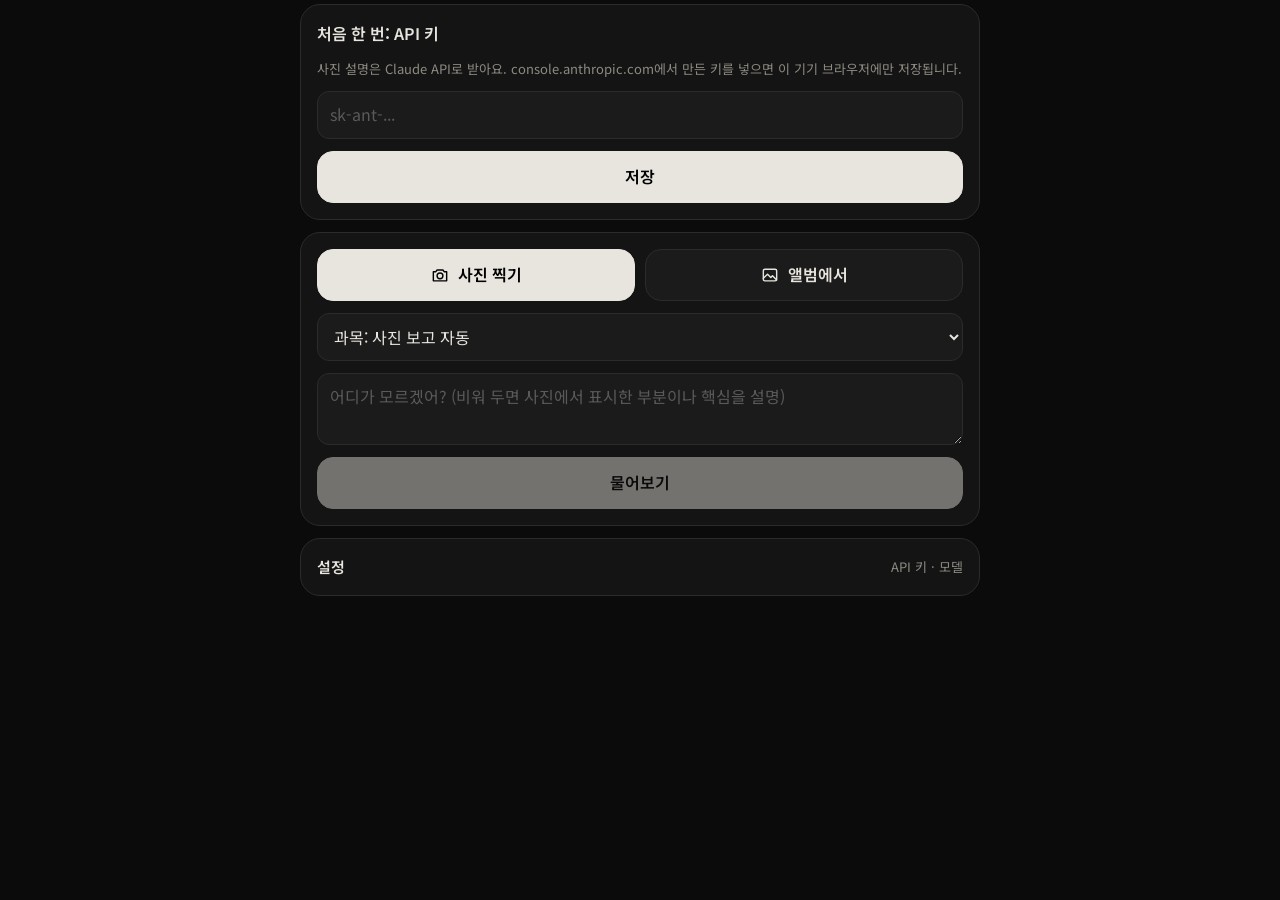
<file: ask.html>
<!doctype html>
<html lang="ko" data-theme="dark">
<head>
<meta charset="utf-8">
<meta name="viewport" content="width=device-width,initial-scale=1,viewport-fit=cover">
<title>광야 · 질문</title>
<style>
/* 질문: 모르는 부분을 찍으면 AI가 설명하고, 그 질문과 약점을 기록한다.
   사진은 이 기기의 IndexedDB에, 기록·약점은 localStorage("ask-v1")에 저장된다. 홈 약점 위젯도 같은 키를 읽는다. */
:root{--bg:#0b0b0b;--surface:#141414;--ink:#e8e5de;--muted:#8e8a82;--line:#2b2b2b;--bad:#d0453b;--r:20px}
*{box-sizing:border-box;min-width:0;-webkit-tap-highlight-color:transparent}
[hidden]{display:none!important}
html,body{margin:0;background:var(--bg);color:var(--ink)}
body{font:15px/1.6 "Noto Sans KR","Apple SD Gothic Neo",-apple-system,sans-serif}
button,input,select,textarea{font:inherit;color:inherit}
.wrap{max-width:720px;margin:0 auto;padding:4px 20px 40px;display:flex;flex-direction:column;gap:12px}
.card{background:var(--surface);border:1px solid var(--line);border-radius:var(--r);padding:16px;display:flex;flex-direction:column;gap:12px}
.h{display:flex;justify-content:space-between;align-items:center;gap:8px}
.h b{font-size:16px;font-weight:600}
.lbl,.h span{color:var(--muted);font-size:13px}
.btn{height:52px;border-radius:16px;border:1px solid var(--line);background:#1b1b1b;cursor:pointer;font-size:16px;font-weight:600;display:flex;align-items:center;justify-content:center;gap:8px;padding:0 16px}
.btn.pri{background:var(--ink);color:#000;border-color:var(--ink)}
.btn.sm{height:38px;border-radius:12px;font-size:14px;font-weight:500;padding:0 12px}
.btn:disabled{opacity:.45;cursor:default}
.btn svg{width:20px;height:20px;stroke:currentColor;fill:none;stroke-width:1.7;stroke-linecap:round;stroke-linejoin:round}
.two{display:grid;grid-template-columns:1fr 1fr;gap:10px}
.file{position:relative;overflow:hidden}
.file input{position:absolute;inset:0;opacity:0;cursor:pointer}
select,input[type=text],input[type=password],textarea{width:100%;border:1px solid var(--line);background:#1b1b1b;border-radius:12px;padding:10px 12px;min-height:44px;font-size:16px}
textarea{resize:vertical;min-height:72px;line-height:1.5}
::placeholder{color:#5a5a5a}
.prev{width:100%;max-height:340px;object-fit:contain;border-radius:14px;background:#000;border:1px solid var(--line)}
.err{color:var(--bad);font-size:14px;margin:0}
.note{color:#5a5a5a;font-size:12px;margin:0}
.chips{display:flex;gap:8px;overflow-x:auto;scrollbar-width:none}
.chips::-webkit-scrollbar{display:none}
.chips button{flex:none;border:1px solid var(--line);background:var(--surface);color:var(--muted);font-size:13px;padding:6px 12px;border-radius:16px;cursor:pointer}
.chips button[aria-pressed=true]{background:var(--ink);color:#000;border-color:var(--ink);font-weight:600}
.tag{display:inline-block;font-size:12px;color:var(--muted);border:1px solid var(--line);border-radius:10px;padding:1px 8px;margin-right:6px}
.weakline{border-left:2px solid var(--ink);padding:2px 0 2px 10px;font-size:14px}

/* 답변 */
.md{font-size:15px;line-height:1.7;word-break:keep-all;overflow-wrap:anywhere}
.md p{margin:0 0 10px}.md p:last-child{margin:0}
.md h4{margin:14px 0 6px;font-size:15px;font-weight:700}
.md ul,.md ol{margin:0 0 10px;padding-left:20px}
.md li{margin:2px 0}
.md code{font-family:"IBM Plex Mono",ui-monospace,monospace;font-size:13px;background:#232323;padding:1px 5px;border-radius:5px}
.md strong{font-weight:700}
.msg{display:flex;flex-direction:column;gap:4px}
.msg.u{align-self:flex-end;max-width:85%;background:#232323;border-radius:14px;padding:8px 12px;font-size:14px}
.msg.a{border-top:1px solid var(--line);padding-top:12px}
.thread{display:flex;flex-direction:column;gap:12px}
.ask2{display:grid;grid-template-columns:1fr auto;gap:8px;align-items:end}
.ask2 textarea{min-height:44px}
.spin{display:inline-block;width:16px;height:16px;border:2px solid #444;border-top-color:var(--ink);border-radius:50%;animation:sp 0.8s linear infinite}
@keyframes sp{to{transform:rotate(360deg)}}

/* 목록 */
.list{background:var(--surface);border:1px solid var(--line);border-radius:var(--r);overflow:hidden}
.it{display:grid;grid-template-columns:52px minmax(0,1fr) auto;gap:2px 12px;align-items:center;padding:12px 14px;border-top:1px solid var(--line);cursor:pointer;width:100%;text-align:left;background:none;border-left:0;border-right:0;border-bottom:0}
.it:first-child{border-top:0}
.it:active{background:#1b1b1b}
.it .th{grid-row:span 2;width:52px;height:52px;border-radius:10px;background:#1b1b1b;border:1px solid var(--line);object-fit:cover;display:grid;place-items:center;font-size:13px;color:var(--muted)}
.it b{font-size:15px;font-weight:600;white-space:nowrap;overflow:hidden;text-overflow:ellipsis}
.it span{font-size:12.5px;color:var(--muted);white-space:nowrap;overflow:hidden;text-overflow:ellipsis}
.it .n{grid-row:span 2;font-size:20px;font-weight:600;font-variant-numeric:tabular-nums;text-align:right}
.it .n small{font-size:12px;color:var(--muted);font-weight:400}
.it.done b{color:var(--muted);text-decoration:line-through}
.grp h2{margin:6px 0 8px 4px;font-size:13px;font-weight:500;color:var(--muted)}
.empty{color:var(--muted);text-align:center;padding:30px 10px;font-size:14px}

/* 상세 시트 */
.sheet{position:fixed;inset:0;background:var(--bg);overflow-y:auto;-webkit-overflow-scrolling:touch;z-index:10}
.sheet .bar{position:sticky;top:0;background:var(--bg);display:flex;align-items:center;gap:10px;padding:12px 20px;border-bottom:1px solid var(--line);z-index:1}
.sheet .bar b{flex:1;font-size:17px;font-weight:600;white-space:nowrap;overflow:hidden;text-overflow:ellipsis}
.x{width:40px;height:40px;border-radius:50%;border:1px solid var(--line);background:#1b1b1b;display:grid;place-items:center;cursor:pointer;padding:0}
.x svg{width:18px;height:18px;stroke:var(--ink);fill:none;stroke-width:1.8;stroke-linecap:round}
.ox{display:flex;flex-direction:column;gap:8px;border-top:1px solid var(--line);padding-top:10px}
.ox .q{font-size:15px}
.ox .bt{display:grid;grid-template-columns:1fr 1fr;gap:8px}
.ox .res{font-size:14px;color:var(--muted)}
.ox .res b{color:var(--ink)}
.ox .res b.bad{color:var(--bad)}
details summary{cursor:pointer;list-style:none;display:flex;justify-content:space-between;align-items:center}
details summary::-webkit-details-marker{display:none}
.form{display:flex;flex-direction:column;gap:8px;margin-top:10px}
.form label{display:flex;flex-direction:column;gap:4px;font-size:13px;color:var(--muted)}
</style>
<link rel="stylesheet" href="theme.css">
</head>
<body>

<!-- ── 찍어서 묻기 ── -->
<section id="v-snap" class="wrap" hidden>
  <div class="card" id="keyCard" hidden>
    <div class="h"><b>처음 한 번: API 키</b></div>
    <p class="lbl" style="margin:0">사진 설명은 Claude API로 받아요. console.anthropic.com에서 만든 키를 넣으면 이 기기 브라우저에만 저장됩니다.</p>
    <input type="password" id="keyIn0" placeholder="sk-ant-..." autocomplete="off">
    <button class="btn pri" id="keySave0" type="button">저장</button>
  </div>

  <div class="card">
    <div class="two">
      <label class="btn pri file"><svg viewBox="0 0 24 24"><path d="M4 8h3l1.5-2h7L17 8h3v11H4z"/><circle cx="12" cy="13" r="3.5"/></svg>사진 찍기<input type="file" accept="image/*" capture="environment" id="cam"></label>
      <label class="btn file"><svg viewBox="0 0 24 24"><rect x="4" y="5" width="16" height="14" rx="2"/><path d="M4 16l5-5 4 4 2-2 5 5"/></svg>앨범에서<input type="file" accept="image/*" id="alb"></label>
    </div>
    <img class="prev" id="prev" alt="찍은 사진" hidden>
    <select id="subj" aria-label="과목"></select>
    <textarea id="q" rows="2" placeholder="어디가 모르겠어? (비워 두면 사진에서 표시한 부분이나 핵심을 설명)"></textarea>
    <button class="btn pri" id="go" type="button" disabled>물어보기</button>
    <p class="err" id="err" hidden></p>
  </div>

  <div class="card" id="ans" hidden></div>

  <details class="card" id="setCard">
    <summary><b style="font-weight:600">설정</b><span class="lbl">API 키 · 모델</span></summary>
    <div class="form">
      <label>API 키<input type="password" id="keyIn" placeholder="sk-ant-..." autocomplete="off"></label>
      <label>모델<select id="model">
        <option value="claude-sonnet-5-5">Sonnet 5.5 (기본 · 빠르고 저렴)</option>
        <option value="claude-opus-5-5">Opus 5.5 (어려운 회계·평가 문제)</option>
        <option value="claude-haiku-5-5">Haiku 5.5 (가장 저렴)</option>
      </select></label>
      <button class="btn sm" id="keySave" type="button">저장</button>
      <p class="note">키는 이 기기에만 저장되고 사진은 Anthropic API로만 보내집니다. 사용량만큼 API 요금이 나와요(사진 한 장 질문에 대략 수십 원).</p>
    </div>
  </details>
</section>

<!-- ── 질문 기록 ── -->
<section id="v-log" class="wrap" hidden>
  <div class="chips" id="logF"></div>
  <div id="logL"></div>
</section>

<!-- ── 내 약점 ── -->
<section id="v-weak" class="wrap" hidden>
  <div class="chips" id="weakF"></div>
  <div id="weakL"></div>
  <details class="card" id="addW">
    <summary><b style="font-weight:600">+ 약점 직접 적기</b><span class="lbl">찍지 않고 적어 두기</span></summary>
    <div class="form">
      <label>과목<select id="wSubj"></select></label>
      <label>주제<input type="text" id="wTopic" placeholder="예: 제척기간 기산일"></label>
      <label>무엇이 헷갈리나<textarea id="wNote" rows="2" placeholder="예: 부과고지 기산일과 신고납부 기산일을 섞음"></textarea></label>
      <button class="btn sm" id="wAdd" type="button">추가</button>
    </div>
  </details>
</section>

<!-- ── 상세 시트 ── -->
<div class="sheet" id="sheet" hidden>
  <div class="bar"><b id="shT"></b><button class="x" id="shX" type="button" aria-label="닫기"><svg viewBox="0 0 24 24"><path d="M6 6l12 12M18 6L6 18"/></svg></button></div>
  <div class="wrap" id="shB" style="padding-top:14px"></div>
</div>

<script>
{
const $=s=>document.querySelector(s);
const SUBJ=["관세법","내국소비세법","회계학","무역영어","관세율표","관세평가","무역실무","기타"];
const K="ask-v1";
const get=(k,d)=>{try{const v=localStorage.getItem(k);return v?JSON.parse(v):d}catch(e){return d}};
const put=(k,v)=>{try{localStorage.setItem(k,JSON.stringify(v))}catch(e){}};
const raw=k=>{try{return localStorage.getItem(k)||""}catch(e){return ""}};
const setRaw=(k,v)=>{try{localStorage.setItem(k,v)}catch(e){}};
const load=()=>{const d=get(K,{});d.recs=d.recs||[];d.weaks=d.weaks||{};return d};
const save=d=>put(K,d);
const esc=s=>String(s??"").replace(/[&<>"']/g,c=>({"&":"&amp;","<":"&lt;",">":"&gt;",'"':"&quot;","'":"&#39;"}[c]));
const fd=t=>{const d=new Date(t);return`${d.getMonth()+1}/${d.getDate()}`};
const wkey=(s,t)=>s+"|"+String(t).replace(/\s+/g,"").toLowerCase();
const uid=()=>Date.now().toString(36)+Math.random().toString(36).slice(2,6);

// ── 사진 저장(IndexedDB) ──
let _db;
const db=()=>_db||(_db=new Promise((res,rej)=>{const r=indexedDB.open("kwangya-ask",1);
  r.onupgradeneeded=()=>{r.result.createObjectStore("img");r.result.createObjectStore("thumb")};
  r.onsuccess=()=>res(r.result);r.onerror=()=>rej(r.error)}));
const idb=(st,mode,fn)=>db().then(d=>new Promise((res,rej)=>{const tx=d.transaction(st,mode),q=fn(tx.objectStore(st));tx.oncomplete=()=>res(q&&q.result);tx.onerror=()=>rej(tx.error)}));
const iPut=(st,k,v)=>idb(st,"readwrite",s=>s.put(v,k)).catch(()=>{});
const iGet=(st,k)=>idb(st,"readonly",s=>s.get(k)).catch(()=>null);
const iDel=(st,k)=>idb(st,"readwrite",s=>s.delete(k)).catch(()=>{});

function shrink(src,max,q){return new Promise((res,rej)=>{
  const im=new Image();im.onload=()=>{const sc=Math.min(1,max/Math.max(im.naturalWidth,im.naturalHeight));
    const c=document.createElement("canvas");c.width=Math.round(im.naturalWidth*sc);c.height=Math.round(im.naturalHeight*sc);
    c.getContext("2d").drawImage(im,0,0,c.width,c.height);res(c.toDataURL("image/jpeg",q))};
  im.onerror=()=>rej(new Error("사진을 열 수 없어요"));im.src=src})}

// ── 간단 마크다운 ──
function md(t){
  const inl=s=>esc(s).replace(/\*\*(.+?)\*\*/g,"<strong>$1</strong>").replace(/`([^`]+)`/g,"<code>$1</code>");
  const out=[];let list=null,para=[];
  const flushP=()=>{if(para.length){out.push(`<p>${para.map(inl).join("<br>")}</p>`);para=[]}};
  const flushL=()=>{if(list){out.push(`<${list.t}>${list.i.map(x=>`<li>${inl(x)}</li>`).join("")}</${list.t}>`);list=null}};
  String(t||"").split("\n").forEach(l=>{
    const s=l.trim();let m;
    if(!s){flushP();flushL();return}
    if(m=s.match(/^#{1,6}\s+(.*)/)){flushP();flushL();out.push(`<h4>${inl(m[1])}</h4>`);return}
    if(m=s.match(/^[-*•]\s+(.*)/)){flushP();if(!list||list.t!=="ul"){flushL();list={t:"ul",i:[]}}list.i.push(m[1]);return}
    if(m=s.match(/^\d+[.)]\s+(.*)/)){flushP();if(!list||list.t!=="ol"){flushL();list={t:"ol",i:[]}}list.i.push(m[1]);return}
    flushL();para.push(s);
  });
  flushP();flushL();return out.join("");
}

// ── Claude API ──
const key=()=>raw("ask-key").trim();
const model=()=>raw("ask-model")||"claude-sonnet-5-5";
const SYS=`너는 한국 관세사 시험(1차: 관세법·내국소비세법·회계학·무역영어 / 2차: 관세법·관세율표·관세평가·무역실무) 전문 튜터다.
수험생이 교재·기출·필기 사진을 찍어 모르는 부분을 묻는다. 한국어로, 시험 대비에 맞춰 설명한다.
- 맨 앞에 핵심을 한두 문장으로. 그다음 풀이(계산 문제는 단계별 계산), 시험에서 노리는 함정, 헷갈리기 쉬운 비슷한 개념 순서.
- 사진 속에 밑줄·형광펜·체크·물음표가 있으면 그 부분이 질문이라고 보고 거기에 집중한다.
- 조문 번호·세율·금액·기간은 확실할 때만 쓰고, 개정 가능성이 있으면 최신 법령으로 확인하라고 짧게 적는다.
- 사진이 흐리거나 잘려서 읽을 수 없으면 추측하지 말고 어느 부분이 안 보이는지 말한다.
- 형식은 짧은 문단과 목록, **굵게** 정도만. 표는 쓰지 않는다.`;
const TOOL={name:"answer",description:"설명과 함께 이 질문을 약점 노트에 기록한다.",
  input_schema:{type:"object",properties:{
    subject:{type:"string",enum:SUBJ,description:"과목"},
    topic:{type:"string",description:"약점 노트에 묶일 개념 이름. 15자 이내 명사구. 이미 있는 주제와 같은 개념이면 그 이름을 그대로."},
    weakness:{type:"string",description:"수험생이 무엇을 모르거나 헷갈리는지 한 문장으로. 예: '부과고지 제척기간 기산일을 신고납부와 혼동함'"},
    explanation:{type:"string",description:"수험생에게 보여 줄 설명 전체(마크다운)"}},
    required:["subject","topic","weakness","explanation"]}};

async function api(body){
  if(!key())throw new Error("설정에서 API 키를 먼저 넣어 주세요.");
  if(!navigator.onLine)throw new Error("인터넷이 연결돼 있지 않아요.");
  let r;
  try{r=await fetch("https://api.anthropic.com/v1/messages",{method:"POST",headers:{"content-type":"application/json","x-api-key":key(),"anthropic-version":"2023-06-01","anthropic-dangerous-direct-browser-access":"true"},body:JSON.stringify({model:model(),...body})})}
  catch(e){throw new Error("API에 연결하지 못했어요. 인터넷을 확인해 주세요.")}
  const j=await r.json().catch(()=>({}));
  if(!r.ok){
    const m=j.error&&j.error.message||"";
    if(r.status===401)throw new Error("API 키가 맞지 않아요. 설정에서 다시 넣어 주세요.");
    if(r.status===429)throw new Error("요청이 많아요. 잠시 뒤 다시 해 주세요.");
    if(r.status===529||r.status>=500)throw new Error("API 서버가 바빠요. 잠시 뒤 다시 해 주세요.");
    if(/credit|billing/i.test(m))throw new Error("API 크레딧이 부족해요. console.anthropic.com에서 충전해 주세요.");
    if(/model/i.test(m))throw new Error("이 모델을 쓸 수 없어요. 설정에서 다른 모델을 골라 보세요.");
    throw new Error("오류: "+(m||r.status));
  }
  return j;
}
function firstMsg(rec,img){
  const c=[];
  if(img)c.push({type:"image",source:{type:"base64",media_type:"image/jpeg",data:img.split(",")[1]}});
  c.push({type:"text",text:rec.prompt});
  return {role:"user",content:c};
}

// ── 약점 묶기 ──
function addWeak(d,subj,topic,note,recId){
  const k=wkey(subj,topic),now=Date.now();
  const w=d.weaks[k]||(d.weaks[k]={subj,topic,notes:[],n:0,first:now,last:now,status:"open",recs:[],quiz:{ok:0,n:0}});
  w.n++;w.last=now;w.status="open";
  if(note&&!w.notes.includes(note))w.notes.unshift(note);
  w.notes=w.notes.slice(0,8);
  if(recId)w.recs.unshift(recId);
  return k;
}
function topicHint(d){
  return Object.values(d.weaks).sort((a,b)=>b.last-a.last).slice(0,80).map(w=>`- ${w.subj}: ${w.topic}`).join("\n")||"(아직 없음)";
}

// ── 찍어서 묻기 ──
let shot=null;
const fillSubj=(el,auto)=>{el.innerHTML=(auto?`<option value="">과목: 사진 보고 자동</option>`:"")+SUBJ.map(s=>`<option>${s}</option>`).join("")};
fillSubj($("#subj"),true);fillSubj($("#wSubj"),false);
$("#subj").value=raw("ask-subj");
$("#subj").onchange=e=>setRaw("ask-subj",e.target.value);
async function pick(e){
  const f=e.target.files&&e.target.files[0];e.target.value="";if(!f)return;
  const url=URL.createObjectURL(f);
  try{shot=await shrink(url,1400,.82)}catch(er){showErr(er.message);return}finally{URL.revokeObjectURL(url)}
  $("#prev").src=shot;$("#prev").hidden=false;$("#go").disabled=false;$("#err").hidden=true;$("#ans").hidden=true;
}
$("#cam").onchange=pick;$("#alb").onchange=pick;
const showErr=m=>{const e=$("#err");e.textContent=m;e.hidden=!m};

$("#go").onclick=async()=>{
  if(!shot)return;
  if(!key()){showErr("설정에서 API 키를 먼저 넣어 주세요.");$("#setCard").open=true;return}
  const subj=$("#subj").value,q=$("#q").value.trim(),d=load();
  const prompt=`과목: ${subj||"사진을 보고 판단"}
모르는 부분: ${q||"(따로 적지 않음. 사진에 표시된 부분이 있으면 그것을, 없으면 핵심 개념을 설명)"}

이미 기록된 약점 주제(같은 개념이면 이 이름을 그대로 써):
${topicHint(d)}`;
  const go=$("#go");go.disabled=true;go.innerHTML='<span class="spin"></span>설명 받는 중';showErr("");
  try{
    const j=await api({max_tokens:3000,system:SYS,tools:[TOOL],tool_choice:{type:"tool",name:"answer"},
      messages:[firstMsg({prompt},shot)]});
    const tu=(j.content||[]).find(c=>c.type==="tool_use");
    const a=tu&&tu.input||{};
    const text=a.explanation||(j.content||[]).filter(c=>c.type==="text").map(c=>c.text).join("\n")||"(답이 비어 있어요)";
    const s=SUBJ.includes(a.subject)?a.subject:(subj||"기타");
    const id=uid(),rec={id,t:Date.now(),subj:s,topic:(a.topic||"분류 안 됨").slice(0,30),weak:a.weakness||"",q,prompt,
      thread:[{r:"u",x:q||"(사진만 보냄)"},{r:"a",x:text}]};
    const d2=load();d2.recs.unshift(rec);rec.wk=addWeak(d2,s,rec.topic,rec.weak,id);save(d2);
    await iPut("img",id,shot);
    shrink(shot,160,.7).then(t=>iPut("thumb",id,t));
    $("#q").value="";
    const box=$("#ans");box.hidden=false;renderRec(box,id,false);
    box.scrollIntoView({behavior:"smooth",block:"start"});
  }catch(er){showErr(er.message)}
  finally{go.disabled=!shot;go.textContent="물어보기"}
};

// 키 설정
function keyUI(){$("#keyCard").hidden=!!key();$("#keyIn").value=key();$("#model").value=model()}
$("#keySave").onclick=()=>{setRaw("ask-key",$("#keyIn").value.trim());setRaw("ask-model",$("#model").value);keyUI();$("#setCard").open=false};
$("#keySave0").onclick=()=>{setRaw("ask-key",$("#keyIn0").value.trim());keyUI()};
$("#model").onchange=e=>setRaw("ask-model",e.target.value);

// ── 기록 하나 보여 주기 (찍은 직후 카드와 상세 시트가 같이 씀) ──
async function renderRec(box,id,full){
  const d=load(),rec=d.recs.find(r=>r.id===id);if(!rec){box.innerHTML='<p class="empty">지워진 기록이에요.</p>';return}
  const w=d.weaks[rec.wk];
  box.innerHTML=`
    ${full?`<img class="prev" id="rImg" alt="질문한 사진" hidden>`:""}
    <div><span class="tag">${esc(rec.subj)}</span><span class="tag">${esc(rec.topic)}</span><span class="lbl">${fd(rec.t)}</span></div>
    ${rec.weak?`<div class="weakline">${esc(rec.weak)}</div>`:""}
    <div class="thread">${rec.thread.map((m,i)=>m.r==="u"?(i===0&&!rec.q?"":`<div class="msg u">${esc(m.x)}</div>`):`<div class="msg a md">${md(m.x)}</div>`).join("")}</div>
    <div class="ask2"><textarea rows="1" placeholder="더 물어보기"></textarea><button class="btn sm pri" type="button">보내기</button></div>
    <p class="err" hidden></p>
    ${w?`<button class="btn sm" type="button" data-w="${esc(rec.wk)}">약점 '${esc(w.topic)}' · ${w.n}번째</button>`:""}
    ${full?`<button class="btn sm" type="button" data-del>이 기록 지우기</button>`:""}`;
  if(full){const im=await iGet("img",id);if(im){const e=box.querySelector("#rImg");e.src=im;e.hidden=false}}
  const ta=box.querySelector(".ask2 textarea"),bt=box.querySelector(".ask2 button"),er=box.querySelector(".err");
  bt.onclick=async()=>{
    const x=ta.value.trim();if(!x)return;
    bt.disabled=true;bt.innerHTML='<span class="spin"></span>';er.hidden=true;
    try{
      const img=await iGet("img",id),r=load().recs.find(z=>z.id===id);
      const msgs=[firstMsg(r,img)];
      r.thread.slice(1).forEach(m=>msgs.push({role:m.r==="u"?"user":"assistant",content:m.x}));
      msgs.push({role:"user",content:x});
      const j=await api({max_tokens:2000,system:SYS,messages:msgs});
      const t=(j.content||[]).filter(c=>c.type==="text").map(c=>c.text).join("\n");
      const d2=load(),r2=d2.recs.find(z=>z.id===id);r2.thread.push({r:"u",x},{r:"a",x:t});save(d2);
      renderRec(box,id,full);
    }catch(e){er.textContent=e.message;er.hidden=false;bt.disabled=false;bt.textContent="보내기"}
  };
  const wb=box.querySelector("[data-w]");if(wb)wb.onclick=()=>openWeak(rec.wk);
  const db_=box.querySelector("[data-del]");if(db_)db_.onclick=()=>{if(confirm("이 질문 기록을 지울까요?")){delRec(id);closeSheet()}};
}
function delRec(id){
  const d=load(),i=d.recs.findIndex(r=>r.id===id);if(i<0)return;
  const r=d.recs[i];d.recs.splice(i,1);
  const w=d.weaks[r.wk];
  if(w){w.recs=w.recs.filter(x=>x!==id);w.n=Math.max(0,w.n-1);if(w.n===0&&!w.manual)delete d.weaks[r.wk]}
  save(d);iDel("img",id);iDel("thumb",id);
}

// ── 질문 기록 ──
let logF="",weakF="open";
function chipsHTML(opts,cur){return opts.map(([v,t])=>`<button type="button" data-v="${esc(v)}" aria-pressed="${v===cur}">${esc(t)}</button>`).join("")}
function renderLog(){
  const d=load(),used=SUBJ.filter(s=>d.recs.some(r=>r.subj===s));
  $("#logF").innerHTML=chipsHTML([["","전체 "+d.recs.length],...used.map(s=>[s,s])],logF);
  const rs=d.recs.filter(r=>!logF||r.subj===logF);
  $("#logL").innerHTML=rs.length?`<div class="list">${rs.map(r=>`<button class="it" type="button" data-id="${r.id}"><img class="th" alt="" data-th="${r.id}"><b>${esc(r.topic)}</b><span class="n" style="font-size:13px;color:var(--muted)">${fd(r.t)}</span><span>${esc(r.subj)} · ${esc(r.q||r.weak||"")}</span></button>`).join("")}</div>`
    :`<p class="empty">아직 질문이 없어요.<br>모르는 부분을 찍어서 물어보면 여기 쌓여요.</p>`;
  $("#logL").querySelectorAll("[data-th]").forEach(async im=>{const t=await iGet("thumb",im.dataset.th);if(t)im.src=t;else im.removeAttribute("src")});
}
$("#logF").onclick=e=>{const b=e.target.closest("[data-v]");if(b){logF=b.dataset.v;renderLog()}};
$("#logL").onclick=e=>{const b=e.target.closest("[data-id]");if(b)openRec(b.dataset.id)};

// ── 내 약점 ──
function renderWeak(){
  const d=load(),all=Object.entries(d.weaks);
  const cnt=s=>all.filter(([,w])=>s==="all"||w.status===s).length;
  $("#weakF").innerHTML=chipsHTML([["open","남은 약점 "+cnt("open")],["done","해결 "+cnt("done")],["all","전체 "+all.length]],weakF);
  const ws=all.filter(([,w])=>weakF==="all"||w.status===weakF);
  if(!ws.length){$("#weakL").innerHTML=`<p class="empty">${weakF==="done"?"아직 해결한 약점이 없어요.":"기록된 약점이 없어요.<br>사진으로 물어보면 AI가 무엇을 헷갈렸는지 적어 둬요."}</p>`;return}
  $("#weakL").innerHTML=SUBJ.map(s=>{
    const g=ws.filter(([,w])=>w.subj===s).sort((a,b)=>b[1].n-a[1].n||b[1].last-a[1].last);
    if(!g.length)return"";
    return`<div class="grp"><h2>${s} · ${g.length}</h2><div class="list">${g.map(([k,w])=>`<button class="it${w.status==="done"?" done":""}" type="button" data-k="${esc(k)}" style="grid-template-columns:minmax(0,1fr) auto"><b>${esc(w.topic)}</b><span class="n">${w.n}<small>번</small></span><span>${esc(w.notes[0]||"")}${w.quiz.n?` · 확인 ${w.quiz.ok}/${w.quiz.n}`:""}</span></button>`).join("")}</div></div>`}).join("");
}
$("#weakF").onclick=e=>{const b=e.target.closest("[data-v]");if(b){weakF=b.dataset.v;renderWeak()}};
$("#weakL").onclick=e=>{const b=e.target.closest("[data-k]");if(b)openWeak(b.dataset.k)};
$("#wAdd").onclick=()=>{
  const s=$("#wSubj").value,t=$("#wTopic").value.trim(),n=$("#wNote").value.trim();if(!t)return;
  const d=load(),k=addWeak(d,s,t,n,null);d.weaks[k].manual=true;save(d);
  $("#wTopic").value="";$("#wNote").value="";$("#addW").open=false;weakF="open";renderWeak();
};

// ── 시트 ──
function openSheet(t){$("#shT").textContent=t;$("#sheet").hidden=false;$("#sheet").scrollTop=0}
function closeSheet(){$("#sheet").hidden=true;refresh()}
$("#shX").onclick=closeSheet;
function openRec(id){const r=load().recs.find(x=>x.id===id);if(!r)return;openSheet(r.topic);renderRec($("#shB"),id,true)}
function openWeak(k){
  const d=load(),w=d.weaks[k];if(!w)return;
  openSheet(w.topic);
  const recs=w.recs.map(id=>d.recs.find(r=>r.id===id)).filter(Boolean);
  const B=$("#shB");
  B.innerHTML=`
    <div class="card">
      <div><span class="tag">${esc(w.subj)}</span><span class="lbl">${w.n}번 막힘 · 처음 ${fd(w.first)} · 마지막 ${fd(w.last)}</span></div>
      ${w.notes.map(n=>`<div class="weakline">${esc(n)}</div>`).join("")||'<p class="lbl" style="margin:0">적힌 메모 없음</p>'}
      <div class="two"><button class="btn sm" type="button" id="wSt">${w.status==="done"?"다시 약점으로":"해결로 표시"}</button><button class="btn sm pri" type="button" id="wQz">확인 문제 3개</button></div>
      <div id="qz"></div>
    </div>
    ${recs.length?`<div class="grp"><h2>이 약점으로 물어본 것 · ${recs.length}</h2><div class="list">${recs.map(r=>`<button class="it" type="button" data-id="${r.id}"><img class="th" alt="" data-th="${r.id}"><b>${esc(r.q||r.weak||r.topic)}</b><span></span><span>${fd(r.t)}</span></button>`).join("")}</div></div>`:""}
    <button class="btn sm" type="button" id="wDel">이 약점 지우기</button>`;
  B.querySelectorAll("[data-th]").forEach(async im=>{const t=await iGet("thumb",im.dataset.th);if(t)im.src=t});
  B.querySelectorAll("[data-id]").forEach(b=>b.onclick=()=>openRec(b.dataset.id));
  $("#wSt").onclick=()=>{const d2=load(),x=d2.weaks[k];x.status=x.status==="done"?"open":"done";save(d2);openWeak(k)};
  $("#wDel").onclick=()=>{if(!confirm("이 약점을 지울까요? (질문 기록은 남아요)"))return;const d2=load();delete d2.weaks[k];d2.recs.forEach(r=>{if(r.wk===k)r.wk=""});save(d2);closeSheet()};
  $("#wQz").onclick=()=>quiz(k);
}
async function quiz(k){
  const box=$("#qz"),bt=$("#wQz"),w=load().weaks[k];
  bt.disabled=true;bt.innerHTML='<span class="spin"></span>만드는 중';box.innerHTML="";
  const QT={name:"ox",description:"OX 문제 3개",input_schema:{type:"object",properties:{items:{type:"array",minItems:3,maxItems:3,items:{type:"object",properties:{
    q:{type:"string",description:"시험 지문처럼 쓴 한 문장"},a:{type:"boolean",description:"맞는 문장이면 true"},why:{type:"string",description:"짧은 해설"}},required:["q","a","why"]}}},required:["items"]}};
  try{
    const j=await api({max_tokens:1500,system:SYS,tools:[QT],tool_choice:{type:"tool",name:"ox"},messages:[{role:"user",content:
      `과목: ${w.subj}\n약점 주제: ${w.topic}\n헷갈린 점:\n${w.notes.map(n=>"- "+n).join("\n")||"(없음)"}\n\n이 약점을 확인하는 관세사 시험식 OX 문제 3개를 만들어. 헷갈린 점을 정확히 찌르는 함정 지문을 섞어.`}]});
    const items=((j.content||[]).find(c=>c.type==="tool_use")||{}).input?.items||[];
    if(!items.length)throw new Error("문제를 만들지 못했어요. 다시 눌러 주세요.");
    box.innerHTML=items.map((it,i)=>`<div class="ox" data-i="${i}"><div class="q">${i+1}. ${esc(it.q)}</div><div class="bt"><button class="btn sm" data-a="1">O</button><button class="btn sm" data-a="0">X</button></div><div class="res" hidden></div></div>`).join("");
    box.querySelectorAll(".ox").forEach(el=>el.querySelectorAll("[data-a]").forEach(b=>b.onclick=()=>{
      const it=items[+el.dataset.i],ok=(b.dataset.a==="1")===!!it.a;
      el.querySelectorAll("[data-a]").forEach(x=>x.disabled=true);
      const r=el.querySelector(".res");r.hidden=false;
      r.innerHTML=`<b class="${ok?"":"bad"}">${ok?"맞음":"틀림"}</b> · 정답 ${it.a?"O":"X"} — ${esc(it.why)}`;
      const d2=load(),x=d2.weaks[k];if(x){x.quiz.n++;if(ok)x.quiz.ok++;else{x.status="open";x.last=Date.now()}save(d2)}
    }));
  }catch(e){box.innerHTML=`<p class="err">${esc(e.message)}</p>`}
  finally{bt.disabled=false;bt.textContent="확인 문제 3개"}
}

// ── 화면 전환(#snap · #log · #weak) ──
function view(){const h=location.hash.slice(1);return["snap","log","weak"].includes(h)?h:"snap"}
function refresh(){const v=view();if(v==="log")renderLog();if(v==="weak")renderWeak()}
function route(){
  const v=view();["snap","log","weak"].forEach(x=>$("#v-"+x).hidden=x!==v);
  $("#sheet").hidden=true;
  if(v==="snap")keyUI();
  refresh();
}
window.addEventListener("hashchange",route);
window.addEventListener("storage",refresh);
route();
}
</script>
</body>
</html>
</file>
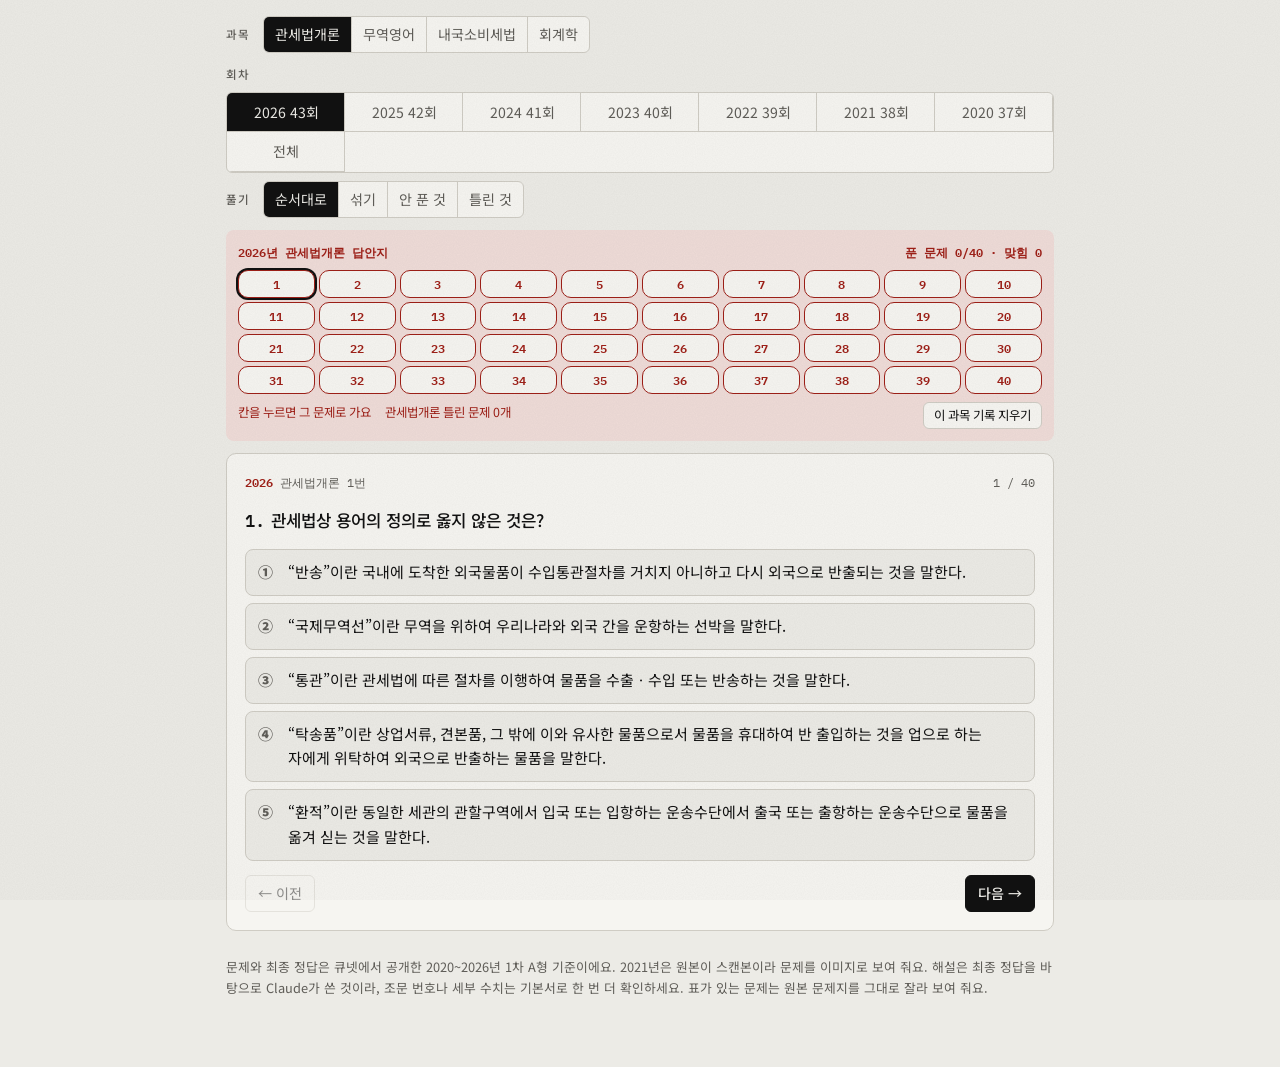
<file: gichul.html>
<!doctype html>
<html lang="ko">
<head>
<meta charset="utf-8">
<meta name="viewport" content="width=device-width,initial-scale=1,viewport-fit=cover">
<title>관세사 기출</title>
<meta name="claude:viewport-fit-sides" content="cover">
<script>(function(){if(window.self===window.top)return;var r=document.documentElement;try{var t=parent.document.documentElement.getAttribute("data-theme");if(t)r.setAttribute("data-theme",t)}catch(e){}})();</script>
<link rel="preconnect" href="https://fonts.googleapis.com">
<link rel="stylesheet" href="https://fonts.googleapis.com/css2?family=Noto+Sans+KR:wght@400;500;700&family=Noto+Serif+KR:wght@600;900&family=IBM+Plex+Mono:wght@500;600&display=swap">
<style>
/* Layout: OMR 답안지 — 위에 과목·연도 선택과 40칸 답안 카드, 아래에 문제지 한 장. 2차는 문제지 이미지 + 답안 칸 */
:root{
  color-scheme:light;
  --bg:#eef1f4; --surface:#ffffff; --ink:#18212b; --muted:#5b6876; --line:#d5dbe2;
  --accent:#1f4e79; --accent-soft:#dbe6f1; --stamp:#b3261e; --stamp-soft:#f6dedb; --ok:#1d6b45; --ok-soft:#d9eee2;
  --omr:#f3d9de; --omr-ink:#b23a52;
  --f-display:"Noto Serif KR","Nanum Myeongjo",serif;
  --f-body:"Noto Sans KR","Apple SD Gothic Neo","Malgun Gothic",sans-serif;
  --f-mono:"IBM Plex Mono",ui-monospace,Menlo,monospace;
  --img-filter:none;
  padding-top:env(safe-area-inset-top,0px);padding-bottom:env(safe-area-inset-bottom,0px);
}
@media (prefers-color-scheme: dark){:root:not([data-theme="light"]){
  --bg:#11161c; --surface:#19212a; --ink:#e6ebf0; --muted:#97a3b0; --line:#2c3743;
  --accent:#7fb0e0; --accent-soft:#1e3247; --stamp:#f08a80; --stamp-soft:#3e211f; --ok:#7fd1a4; --ok-soft:#173226;
  --omr:#3a2128; --omr-ink:#f0a0b2; --img-filter:invert(1) hue-rotate(180deg) brightness(.92); color-scheme:dark}}
:root[data-theme="dark"]{
  --bg:#11161c; --surface:#19212a; --ink:#e6ebf0; --muted:#97a3b0; --line:#2c3743;
  --accent:#7fb0e0; --accent-soft:#1e3247; --stamp:#f08a80; --stamp-soft:#3e211f; --ok:#7fd1a4; --ok-soft:#173226;
  --omr:#3a2128; --omr-ink:#f0a0b2; --img-filter:invert(1) hue-rotate(180deg) brightness(.92); color-scheme:dark}
*{box-sizing:border-box}
body{margin:0;background:var(--bg);color:var(--ink);font-family:var(--f-body);font-size:15px;line-height:1.65}
[hidden]{display:none!important}
.wrap{max-width:860px;margin:0 auto;padding-block:16px 56px;
  padding-left:max(16px,env(safe-area-inset-left,0px));padding-right:max(16px,env(safe-area-inset-right,0px));
  display:flex;flex-direction:column;gap:14px}
.bar{display:flex;flex-wrap:wrap;gap:8px 14px;align-items:center}
.label{font-size:.72rem;letter-spacing:.06em;color:var(--muted);font-weight:500}
.seg{display:inline-flex;border:1px solid var(--line);border-radius:6px;overflow-x:auto;max-width:100%;background:var(--surface);-webkit-overflow-scrolling:touch;scrollbar-width:none}
.seg::-webkit-scrollbar{display:none}
.seg button{font:inherit;font-size:.88rem;border:0;background:transparent;color:var(--muted);padding:6px 11px;cursor:pointer;white-space:nowrap}
.seg button+button{border-left:1px solid var(--line)}
.seg button[aria-pressed="true"]{background:var(--ink);color:var(--bg)}
button:focus-visible,textarea:focus-visible,a:focus-visible{outline:2px solid var(--accent);outline-offset:2px}
.btn{font:inherit;font-size:.88rem;border:1px solid var(--line);background:var(--surface);color:var(--ink);border-radius:6px;padding:6px 12px;cursor:pointer}
.btn.primary{background:var(--accent);border-color:var(--accent);color:var(--bg);font-weight:500}
.btn:disabled{opacity:.45;cursor:default}

/* OMR card */
.drill{display:flex;gap:10px;align-items:center;justify-content:space-between;flex-wrap:wrap;background:var(--accent-soft);border:1px solid var(--accent);border-radius:8px;padding:8px 12px;font-size:.9rem}
.omr{background:var(--omr);border-radius:8px;padding:12px;display:flex;flex-direction:column;gap:8px}
.omr-head{display:flex;justify-content:space-between;align-items:baseline;gap:10px;flex-wrap:wrap;color:var(--omr-ink);font-family:var(--f-mono);font-size:.78rem;font-weight:600}
.omr-grid{display:grid;grid-template-columns:repeat(10,1fr);gap:4px}
.cell{font:600 .78rem var(--f-mono);font-variant-numeric:tabular-nums;border:1px solid var(--omr-ink);border-radius:10px;background:var(--surface);color:var(--omr-ink);padding:3px 0;cursor:pointer;text-align:center;min-width:0}
.cell.ok{background:var(--ok);border-color:var(--ok);color:var(--surface)}
.cell.no{background:var(--stamp);border-color:var(--stamp);color:var(--surface)}
.cell.cur{box-shadow:0 0 0 2px var(--ink)}
.omr-foot{display:flex;gap:14px;flex-wrap:wrap;font-size:.78rem;color:var(--omr-ink)}

/* question */
.paper{background:var(--surface);border:1px solid var(--line);border-radius:10px;padding:18px;display:flex;flex-direction:column;gap:14px;min-width:0}
.meta{display:flex;justify-content:space-between;gap:10px;flex-wrap:wrap;font-family:var(--f-mono);font-size:.78rem;color:var(--muted)}
.meta b{color:var(--stamp);font-weight:600}
.stem{display:flex;flex-direction:column;gap:10px;min-width:0}
.stem .lead{font-size:1.05rem;font-weight:500;margin:0;word-break:keep-all;overflow-wrap:anywhere}
.stem .lead .no{font-family:var(--f-mono);color:var(--accent);margin-right:6px}
.box{border:1px solid var(--line);border-radius:6px;padding:10px 12px;display:flex;flex-direction:column;gap:6px;background:var(--bg)}
.box p{margin:0;word-break:keep-all;overflow-wrap:anywhere}
.figwrap{overflow-x:auto;border:1px solid var(--line);border-radius:6px;background:#fff}
.figwrap img{display:block;width:100%;max-width:100%;filter:var(--img-filter)}
.figwrap.zoom img{width:180%;max-width:none}
.opts{display:grid;gap:7px}
.opt{font:inherit;text-align:left;border:1px solid var(--line);background:var(--bg);color:var(--ink);border-radius:8px;padding:10px 12px;cursor:pointer;display:grid;grid-template-columns:1.6em 1fr;gap:6px;align-items:baseline;word-break:keep-all;overflow-wrap:anywhere}
.opt .k{font-family:var(--f-display);font-weight:900;color:var(--muted)}
.opt:hover:not(:disabled){border-color:var(--accent)}
.opt:disabled{cursor:default}
.opt.right{background:var(--ok-soft);border-color:var(--ok)}
.opt.right .k{color:var(--ok)}
.opt.wrong{background:var(--stamp-soft);border-color:var(--stamp)}
.opt.wrong .k{color:var(--stamp)}
.verdict{display:flex;gap:10px;align-items:baseline;flex-wrap:wrap}
.verdict b{font-family:var(--f-display);font-weight:900;font-size:1.1rem}
.verdict b.r{color:var(--ok)} .verdict b.w{color:var(--stamp)}
.verdict span{color:var(--muted);font-size:.88rem}
.exp{border-left:3px solid var(--accent);background:var(--accent-soft);border-radius:0 6px 6px 0;padding:10px 12px;font-size:.92rem;word-break:keep-all;overflow-wrap:anywhere}
.exp .tag{display:block;font-size:.72rem;letter-spacing:.06em;color:var(--accent);font-weight:700;margin-bottom:2px}
.nav{display:flex;justify-content:space-between;gap:8px;flex-wrap:wrap}
.note{font-size:.8rem;color:var(--muted)}
.empty{color:var(--muted);text-align:center;padding:24px}

/* 2차 */
.sheet{display:flex;flex-direction:column;gap:10px}
.sheet .figwrap img{width:100%}
.timer{font-family:var(--f-mono);font-size:1.4rem;font-weight:600;font-variant-numeric:tabular-nums}
.timer.over{color:var(--stamp)}
.ans{display:flex;flex-direction:column;gap:6px}
.ans label{font-weight:700;font-size:.92rem;display:flex;justify-content:space-between;gap:8px}
.ans label span{font-weight:400;color:var(--muted);font-family:var(--f-mono);font-size:.78rem}
textarea{width:100%;min-height:160px;font:inherit;line-height:1.7;background:var(--bg);color:var(--ink);border:1px solid var(--line);border-radius:6px;padding:10px 12px;resize:vertical}
#year,#year2{display:grid;grid-template-columns:repeat(auto-fill,minmax(104px,1fr));flex:1 1 100%;overflow:hidden}
#year button,#year2 button{border:0;box-shadow:inset -1px -1px 0 var(--line);padding:8px 6px}
.opts.row{grid-template-columns:repeat(5,1fr)}
.opts.row .opt{grid-template-columns:1fr;justify-items:center;padding:12px 0}
.opts.row .opt .k{font-size:1.25rem}
/* 기출 OX */
.oxctx{font-size:.84rem;color:var(--muted);margin:0;word-break:keep-all}
.oxst{font-size:1.08rem;font-weight:500;margin:0;word-break:keep-all;overflow-wrap:anywhere;line-height:1.7}
.oxbtns{display:grid;grid-template-columns:1fr 1fr;gap:10px}
.oxbtns button{font:900 2rem var(--f-display);border:1.5px solid var(--line);background:var(--bg);color:var(--ink);border-radius:12px;padding:14px 0;cursor:pointer;touch-action:manipulation}
.oxbtns button.right{background:var(--ok-soft);border-color:var(--ok);color:var(--ok)}
.oxbtns button.wrong{background:var(--stamp-soft);border-color:var(--stamp);color:var(--stamp)}
.oxbtns button:disabled{cursor:default}
.oxstat{display:flex;gap:14px;flex-wrap:wrap;font-family:var(--f-mono);font-size:.78rem;color:var(--muted)}
.src{font-size:.8rem;color:var(--muted)}
.src button{font:inherit;background:none;border:0;color:var(--accent);text-decoration:underline;cursor:pointer;padding:0}
@media (max-width:520px){.omr-grid{grid-template-columns:repeat(8,1fr)}}
@media (prefers-reduced-motion:reduce){*{transition:none!important}}
</style>
<link rel="stylesheet" href="theme.css">
</head>
<body>
<div class="wrap">
  <section id="p1">
    <div class="wrap" style="padding:0;gap:12px">
      <div class="bar">
        <span class="label">과목</span>
        <div class="seg" id="subj"></div>
      </div>
      <div class="bar">
        <span class="label">회차</span>
        <div class="seg" id="year"></div>
        <span class="label">풀기</span>
        <div class="seg" id="mode"></div>
      </div>
      <div class="drill" id="drillbar" hidden></div>
      <div class="omr" id="omr"></div>
      <div class="paper" id="paper"></div>
      <p class="note">문제와 최종 정답은 큐넷에서 공개한 2020~2026년 1차 A형 기준이에요. 2021년은 원본이 스캔본이라 문제를 이미지로 보여 줘요. 해설은 최종 정답을 바탕으로 Claude가 쓴 것이라, 조문 번호나 세부 수치는 기본서로 한 번 더 확인하세요. 표가 있는 문제는 원본 문제지를 그대로 잘라 보여 줘요.</p>
    </div>
  </section>

  <section id="p3" hidden>
    <div class="wrap" style="padding:0;gap:12px">
      <div class="bar">
        <span class="label">과목</span>
        <div class="seg" id="subj3"></div>
      </div>
      <div class="bar">
        <span class="label">풀기</span>
        <div class="seg" id="mode3"></div>
      </div>
      <div class="oxstat" id="oxstat"></div>
      <div class="paper" id="oxcard"></div>
      <p class="note">기출 선지를 한 문장씩 떼어 O·X로 바꾼 거예요. "옳은 것은?" 문제의 정답 선지는 O, 나머지는 X이고, "옳지 않은 것은?" 문제는 그 반대예요. 해설은 원래 문제 전체에 대한 해설이 나와요.</p>
    </div>
  </section>

  <section id="p2" hidden>
    <div class="wrap" style="padding:0;gap:12px">
      <div class="bar">
        <span class="label">과목</span>
        <div class="seg" id="subj2"></div>
      </div>
      <div class="bar">
        <span class="label">회차</span>
        <div class="seg" id="year2"></div>
        <span class="timer" id="timer">80:00</span>
        <button class="btn primary" id="tstart" type="button">시작</button>
        <button class="btn" id="treset" type="button">초기화</button>
      </div>
      <div class="sheet" id="sheet"></div>
      <div class="paper" id="answers"></div>
      <p class="note">과목당 80분이에요. 답안은 문제마다 이 브라우저에 자동 저장돼요. 모범답안은 들어 있지 않으니 다 쓴 뒤 기본서·법령 원문과 비교해 보세요.</p>
    </div>
  </section>
</div>

<script src="gichul-data.js"></script>
<script>
const $=s=>document.querySelector(s);
const esc=s=>String(s).replace(/[&<>"]/g,c=>({"&":"&amp;","<":"&lt;",">":"&gt;",'"':"&quot;"}[c]));
const get=(k,d)=>{try{const v=localStorage.getItem(k);return v?JSON.parse(v):d}catch(e){return d}};
const put=(k,v)=>{try{localStorage.setItem(k,JSON.stringify(v))}catch(e){}};
const SUBJ=[["law","관세법개론"],["trade","무역영어"],["nk","내국소비세법"],["acc","회계학"]];
const YEARS=[[2026,"43회"],[2025,"42회"],[2024,"41회"],[2023,"40회"],[2022,"39회"],[2021,"38회"],[2020,"37회"]];
const YEARS2=[[2026,"43회"],[2025,"42회"],[2024,"41회"],[2023,"40회"],[2022,"39회"],[2021,"38회"],[2020,"37회"]];
const KO={law:"관세법개론",trade:"무역영어",nk:"내국소비세법",acc:"회계학"};
const CIRC="①②③④⑤";
const Q=window.Q1||[];
let rec=get("gc-v1",{});            // id -> {p:last pick, ok:bool, w:wrong count}
let st=Object.assign({s:"law",y:2026,m:"seq"},get("gc-state",{}));
let list=[],idx=0,picked=null;

function save(){put("gc-v1",rec);put("gc-state",{s:st.s,y:st.y,m:st.m})}
function seg(el,items,cur,key){
  el.innerHTML=items.map(([v,l])=>`<button type="button" data-${key}="${v}" aria-pressed="${String(v)===String(cur)}">${l}</button>`).join("");
}
let drill=null;
function build(){
  drill=get("gc-drill",null);
  if(drill&&drill.ids&&drill.ids.length){list=Q.filter(q=>drill.ids.includes(q.id));idx=0;picked=null;return}
  drill=null;
  let pool=Q.filter(q=>q.s===st.s&&(st.y==="all"||q.y===+st.y));
  if(st.m==="wrong")pool=pool.filter(q=>rec[q.id]&&!rec[q.id].ok);
  if(st.m==="new")pool=pool.filter(q=>!rec[q.id]);
  if(st.m==="shuf"){pool=pool.slice();for(let i=pool.length-1;i>0;i--){const j=Math.floor(Math.random()*(i+1));[pool[i],pool[j]]=[pool[j],pool[i]]}}
  list=pool;idx=0;picked=null;
}
function renderControls(){
  seg($("#subj"),SUBJ,st.s,"s");
  seg($("#year"),[...YEARS.map(([y,h])=>[y,`${y} ${h}`]),["all","전체"]],st.y,"y");
  seg($("#mode"),[["seq","순서대로"],["shuf","섞기"],["new","안 푼 것"],["wrong","틀린 것"]],st.m,"m");
}
function renderOMR(){
  const ys=st.y==="all"?YEARS.map(x=>x[0]):[+st.y];
  const cur=list[idx]&&list[idx].id;
  let h="";
  for(const y of ys){
    const qs=Q.filter(q=>q.s===st.s&&q.y===y);
    const done=qs.filter(q=>rec[q.id]).length, ok=qs.filter(q=>rec[q.id]&&rec[q.id].ok).length;
    h+=`<div class="omr-head"><span>${y}년 ${KO[st.s]} 답안지</span><span>푼 문제 ${done}/40 · 맞힘 ${ok}${done?` (${Math.round(ok/done*100)}%)`:""}</span></div>`;
    h+=`<div class="omr-grid">${qs.map(q=>{const r=rec[q.id];const c=r?(r.ok?"ok":"no"):"";
      return `<button type="button" class="cell ${c} ${q.id===cur?"cur":""}" data-jump="${q.id}" aria-label="${q.n}번${r?(r.ok?" 맞힘":" 틀림"):""}">${q.n}</button>`}).join("")}</div>`;
  }
  const all=Q.filter(q=>q.s===st.s), wr=all.filter(q=>rec[q.id]&&!rec[q.id].ok).length;
  h+=`<div class="omr-foot"><span>칸을 누르면 그 문제로 가요</span><span>${KO[st.s]} 틀린 문제 ${wr}개</span><button type="button" class="btn" data-clear style="margin-left:auto;padding:2px 10px;font-size:.78rem">이 과목 기록 지우기</button></div>`;
  $("#omr").innerHTML=h;
}
function stemHTML(q){
  let h="",first=true;
  if(q.img){
    const lead=q.q[0]&&q.q[0][0]==="p"?q.q[0][1]:"";
    return `<div class="figwrap" id="fig"><img src="${q.img}" alt="${esc(q.n+"번 "+lead)}" loading="lazy"></div>
      <div class="bar"><button type="button" class="btn" data-zoom style="font-size:.8rem;padding:3px 10px">문제지 크게 보기</button></div>`;
  }
  for(const [t,v] of q.q){
    if(t==="p"){h+=`<p class="lead">${first?`<span class="no">${q.n}.</span>`:""}${esc(v)}</p>`;first=false}
    else h+=`<div class="box">${v.map(x=>`<p>${esc(x)}</p>`).join("")}</div>`;
  }
  return h;
}
function renderPaper(){
  const p=$("#paper");
  if(!list.length){
    p.innerHTML=`<div class="empty">${st.m==="wrong"?"틀린 문제가 없어요. 다른 방식으로 풀어 보세요.":st.m==="new"?"이 범위는 모두 풀었어요.":"문제가 없어요."}</div>`;return}
  const q=list[idx], r=rec[q.id], ans=picked!==null;
  const isRight=v=>q.a===0||v===q.a;
  const opts=q.o.map((o,i)=>{const v=i+1;let c="";
    if(ans){if(isRight(v))c="right";else if(v===picked)c="wrong"}
    return `<button type="button" class="opt ${c}" data-pick="${v}" ${ans?"disabled":""}><span class="k">${CIRC[i]}</span><span>${esc(o)}</span></button>`}).join("");
  const prev=r&&!ans?`<span class="note">지난번: ${CIRC[r.p-1]||"-"} ${r.ok?"맞힘":"틀림"}${r.w?` · 틀린 횟수 ${r.w}`:""}</span>`:"";
  const fb=ans?`<div class="verdict"><b class="${isRight(picked)?"r":"w"}">${isRight(picked)?"정답":"오답"}</b><span>${q.a===0?"이 문제는 최종 정답에서 전항 정답 처리됐어요.":`정답 ${CIRC[q.a-1]}`}</span></div>${q.x?`<div class="exp"><span class="tag">해설</span>${esc(q.x)}</div>`:""}`:"";
  p.innerHTML=`<div class="meta"><span><b>${q.y}</b> ${KO[q.s]} ${q.n}번</span><span>${idx+1} / ${list.length}</span></div>
    <div class="stem">${stemHTML(q)}</div>${prev}<div class="opts${q.o.every(o=>!o)?" row":""}">${opts}</div>${fb}
    <div class="nav"><button type="button" class="btn" data-prev ${idx===0?"disabled":""}>← 이전</button><button type="button" class="btn primary" data-next ${idx>=list.length-1?"disabled":""}>다음 →</button></div>`;
}
function render1(){
  renderControls();
  const db=$("#drillbar");
  if(drill){db.hidden=false;db.innerHTML=`<span><b>${esc(drill.label)}</b> 관련 기출 ${list.length}문제를 풀고 있어요.</span><button type="button" class="btn" data-undrill>전체 기출로 돌아가기</button>`}
  else db.hidden=true;
  renderOMR();renderPaper()}

document.addEventListener("click",e=>{
  const b=e.target.closest("button");if(!b||!$("#p1").contains(b))return;
  if(b.hasAttribute("data-undrill")){try{localStorage.removeItem("gc-drill")}catch(_){}build();render1();return}
  if(b.dataset.s){try{localStorage.removeItem("gc-drill")}catch(_){}st.s=b.dataset.s;build();save();render1();return}
  if(b.dataset.y){try{localStorage.removeItem("gc-drill")}catch(_){}st.y=b.dataset.y==="all"?"all":+b.dataset.y;build();save();render1();return}
  if(b.dataset.m){try{localStorage.removeItem("gc-drill")}catch(_){}st.m=b.dataset.m;build();save();render1();return}
  if(b.dataset.jump){
    let i=list.findIndex(q=>q.id===b.dataset.jump);
    if(i<0){try{localStorage.removeItem("gc-drill")}catch(_){}st.m="seq";build();i=list.findIndex(q=>q.id===b.dataset.jump);save();renderControls()}
    idx=Math.max(0,i);picked=null;renderOMR();renderPaper();$("#paper").scrollIntoView({block:"start",behavior:"smooth"});return}
  if(b.dataset.pick&&picked===null){
    const q=list[idx];picked=+b.dataset.pick;const ok=q.a===0||picked===q.a;
    const r=rec[q.id]||{w:0};r.p=picked;r.ok=ok;if(!ok)r.w=(r.w||0)+1;rec[q.id]=r;save();renderOMR();renderPaper();return}
  if(b.hasAttribute("data-next")){if(idx<list.length-1){idx++;picked=null;renderOMR();renderPaper()}return}
  if(b.hasAttribute("data-prev")){if(idx>0){idx--;picked=null;renderOMR();renderPaper()}return}
  if(b.hasAttribute("data-zoom")){const f=$("#fig");f.classList.toggle("zoom");b.textContent=f.classList.contains("zoom")?"원래 크기로":"문제지 크게 보기";return}
  if(b.hasAttribute("data-clear")){
    if(b.dataset.armed){Q.filter(q=>q.s===st.s).forEach(q=>delete rec[q.id]);save();build();render1()}
    else{b.dataset.armed="1";b.textContent="한 번 더 누르면 지워져요"}
    return}
});
document.addEventListener("keydown",e=>{
  if($("#p1").hidden||e.target.closest("textarea"))return;
  if(/^[1-5]$/.test(e.key)&&picked===null)document.querySelector(`[data-pick="${e.key}"]`)?.click();
  else if(e.key==="ArrowRight"||e.key==="Enter")document.querySelector("[data-next]")?.click();
  else if(e.key==="ArrowLeft")document.querySelector("[data-prev]")?.click();
});

/* ---------- 2차 ---------- */
const S2=[["1","관세법"],["2","관세율표·상품학"],["3","관세평가"],["4","무역실무"]];
const PAGES={"2020-1":2,"2020-2":2,"2020-3":6,"2020-4":1,"2021-1":1,"2021-2":3,"2021-3":4,"2021-4":2,"2022-1":2,"2022-2":3,"2022-3":5,"2022-4":2,"2023-1":2,"2023-2":2,"2023-3":4,"2023-4":3,"2024-1":2,"2024-2":3,"2024-3":4,"2024-4":2,"2025-1":2,"2025-2":4,"2025-3":6,"2025-4":2,"2026-1":2,"2026-2":3,"2026-3":6,"2026-4":2};
let st2=Object.assign({s:"1",y:2026},get("gc2-state",{}));
let drafts=get("gc2-ans",{});
let tLeft=80*60,tRun=null;
function key2(){return st2.y+"-"+st2.s}
function render2(){
  seg($("#subj2"),S2,st2.s,"s2");
  seg($("#year2"),YEARS2.map(([y,h])=>[y,`${y} ${h}`]),st2.y,"y2");
  const k=key2(),n=PAGES[k]||0;
  $("#sheet").innerHTML=n?Array.from({length:n},(_,i)=>`<div class="figwrap"><img src="p2/${k}-${i+1}.png" alt="${st2.y}년 2차 ${S2.find(x=>x[0]===st2.s)[1]} 문제지 ${i+1}쪽" loading="lazy"></div>`).join(""):`<div class="empty">${st2.y}년 ${S2.find(x=>x[0]===st2.s)[1]} 문제지는 아직 들어 있지 않아요.</div>`;
  $("#answers").innerHTML=`<div class="meta"><span><b>${st2.y}</b> 2차 ${S2.find(x=>x[0]===st2.s)[1]} 답안지</span><span id="cnt"></span></div>`+
    [1,2,3,4].map(i=>{const id=`a-${k}-${i}`,v=drafts[id]||"";
      return `<div class="ans"><label for="${id}">문제 ${i}<span id="c-${id}">${v.length}자</span></label><textarea id="${id}" data-draft="${id}" placeholder="목차를 먼저 잡고, 조문 근거를 붙여서 써 보세요.">${esc(v)}</textarea></div>`}).join("");
  put("gc2-state",st2);
}
function tick(){
  const m=Math.floor(Math.abs(tLeft)/60),s=Math.abs(tLeft)%60;
  $("#timer").textContent=(tLeft<0?"+":"")+String(m).padStart(2,"0")+":"+String(s).padStart(2,"0");
  $("#timer").classList.toggle("over",tLeft<0);
}
$("#tstart").onclick=()=>{
  if(tRun){clearInterval(tRun);tRun=null;$("#tstart").textContent="계속"}
  else{tRun=setInterval(()=>{tLeft--;tick()},1000);$("#tstart").textContent="멈춤"}
};
$("#treset").onclick=()=>{clearInterval(tRun);tRun=null;tLeft=80*60;tick();$("#tstart").textContent="시작"};
document.addEventListener("click",e=>{
  const b=e.target.closest("button");if(!b||!$("#p2").contains(b))return;
  if(b.dataset.s2){st2.s=b.dataset.s2;render2()}
  if(b.dataset.y2){st2.y=+b.dataset.y2;render2()}
});
let saveT=null;
document.addEventListener("input",e=>{
  const t=e.target.closest("textarea[data-draft]");if(!t)return;
  drafts[t.dataset.draft]=t.value;const c=document.getElementById("c-"+t.dataset.draft);if(c)c.textContent=t.value.length+"자";
  clearTimeout(saveT);saveT=setTimeout(()=>put("gc2-ans",drafts),400);
});


/* ---------- 기출 OX ---------- */
function oxKind(t){
  if(/모두 고른|개수|몇 개|옳은 것을 모두|옳지 않은 것을 모두|짝지어진|연결|순서|들어갈|해당하는 것은|해당하지 않는 것은|금액|얼마|계산|구하/.test(t))return 0;
  if(/옳지 않은|틀린 것|잘못된|아닌 것|NOT|INCORRECT|incorrect|not correct|FALSE|false|least|LEAST|NOT true/.test(t))return -1;
  if(/옳은 것은|맞는 것은|correct|CORRECT|true|TRUE/.test(t))return 1;
  return 0;
}
const OX=[];
for(const q of Q){
  if(q.img||!q.a||!q.q[0]||q.q[0][0]!=="p"||q.q.length>1)continue;
  const lead=q.q[0][1], k=oxKind(lead);if(!k)continue;
  const ctx=lead.replace(/\s*(으로|로)?\s*(옳지 않은|옳은|틀린|맞는)\s*것은\s*\?.*$/,"").trim();
  q.o.forEach((o,i)=>{
    if(!o||o.length<18||/^[\d,.\s₩$%원㈜()]+$/.test(o))return;
    const isAns=(i+1)===q.a;
    OX.push({id:q.id+"-"+(i+1),q:q.id,s:q.s,y:q.y,n:q.n,i,ctx,t:o,v:k===1?isAns:!isAns,x:q.x||""});
  });
}
let oxr=get("gox-v1",{});
let st3=Object.assign({s:"law",m:"shuf"},get("gox-state",{}));
let oxl=[],oxi=0,oxp=null;
function build3(){
  let p=OX.filter(o=>o.s===st3.s);
  if(st3.m==="wrong")p=p.filter(o=>oxr[o.id]===0);
  if(st3.m==="new")p=p.filter(o=>!(o.id in oxr));
  p=p.slice();for(let i=p.length-1;i>0;i--){const j=Math.floor(Math.random()*(i+1));[p[i],p[j]]=[p[j],p[i]]}
  oxl=p;oxi=0;oxp=null;
}
function render3(){
  seg($("#subj3"),SUBJ,st3.s,"s3");
  seg($("#mode3"),[["shuf","전체 섞기"],["new","안 푼 것"],["wrong","틀린 것"]],st3.m,"m3");
  const all=OX.filter(o=>o.s===st3.s),done=all.filter(o=>o.id in oxr),ok=done.filter(o=>oxr[o.id]===1).length;
  $("#oxstat").innerHTML=`<span>${KO[st3.s]} 기출 OX ${all.length}문항</span><span>푼 것 ${done.length}</span><span>맞힘 ${ok}${done.length?` (${Math.round(ok/done.length*100)}%)`:""}</span><span>틀린 것 ${done.length-ok}</span>`;
  const c=$("#oxcard");
  if(!oxl.length){c.innerHTML=`<div class="empty">${st3.m==="wrong"?"틀린 OX가 없어요.":st3.m==="new"?"이 과목 OX는 다 풀었어요.":"문항이 없어요."}</div>`;return}
  const o=oxl[oxi],ans=oxp!==null,ok2=ans&&oxp===o.v;
  const cls=v=>ans?(v===o.v?"right":(v===oxp?"wrong":"")):"";
  c.innerHTML=`<div class="meta"><span><b>${o.y}</b> ${KO[o.s]} ${o.n}번 ${CIRC[o.i]}</span><span>${oxi+1} / ${oxl.length}</span></div>
    ${o.ctx?`<p class="oxctx">${esc(o.ctx)}</p>`:""}<p class="oxst">${esc(o.t)}</p>
    <div class="oxbtns"><button type="button" data-ox="1" class="${cls(true)}" ${ans?"disabled":""} aria-label="맞다">O</button><button type="button" data-ox="0" class="${cls(false)}" ${ans?"disabled":""} aria-label="틀리다">X</button></div>
    ${ans?`<div class="verdict"><b class="${ok2?"r":"w"}">${ok2?"정답":"오답"}</b><span>이 문장은 ${o.v?"맞는(O)":"틀린(X)"} 문장이에요.</span></div>${o.x?`<div class="exp"><span class="tag">원래 문제 해설</span>${esc(o.x)}</div>`:""}<div class="src"><button type="button" data-orig="${o.q}">원래 문제로 풀어 보기 →</button></div>`:""}
    <div class="nav"><button type="button" class="btn" data-oxprev ${oxi===0?"disabled":""}>← 이전</button><button type="button" class="btn primary" data-oxnext ${oxi>=oxl.length-1?"disabled":""}>다음 →</button></div>`;
  put("gox-state",st3);
}
document.addEventListener("click",e=>{
  const b=e.target.closest("button");if(!b||!$("#p3").contains(b))return;
  if(b.dataset.s3){st3.s=b.dataset.s3;build3();render3();return}
  if(b.dataset.m3){st3.m=b.dataset.m3;build3();render3();return}
  if(b.dataset.ox&&oxp===null){const o=oxl[oxi];oxp=b.dataset.ox==="1";oxr[o.id]=oxp===o.v?1:0;put("gox-v1",oxr);render3();return}
  if(b.hasAttribute("data-oxnext")){if(oxi<oxl.length-1){oxi++;oxp=null;render3()}return}
  if(b.hasAttribute("data-oxprev")){if(oxi>0){oxi--;oxp=null;render3()}return}
  if(b.dataset.orig){const q=Q.find(x=>x.id===b.dataset.orig);try{localStorage.removeItem("gc-drill")}catch(_){}
    st.s=q.s;st.y=q.y;st.m="seq";save();build();idx=Math.max(0,list.findIndex(x=>x.id===q.id));location.hash="p1";return}
});
document.addEventListener("keydown",e=>{
  if($("#p3").hidden)return;
  const k=e.key.toLowerCase();
  if((k==="o"||k==="1")&&oxp===null)document.querySelector('[data-ox="1"]')?.click();
  else if((k==="x"||k==="2")&&oxp===null)document.querySelector('[data-ox="0"]')?.click();
  else if(e.key==="ArrowRight"||e.key==="Enter")document.querySelector("[data-oxnext]")?.click();
  else if(e.key==="ArrowLeft")document.querySelector("[data-oxprev]")?.click();
});

/* ---------- view switch ---------- */
function view(){
  const h=location.hash.slice(1);
  const two=h==="p2",ox=h==="ox";
  $("#p1").hidden=two||ox;$("#p2").hidden=!two;$("#p3").hidden=!ox;
  if(ox){if(!oxl.length)build3();render3()}
  else if(two)render2();else{const d=get("gc-drill",null);if(JSON.stringify(d)!==JSON.stringify(drill))build();render1();}
}
window.addEventListener("hashchange",view);
build();build3();tick();view();
</script>
</body>
</html>
</file>
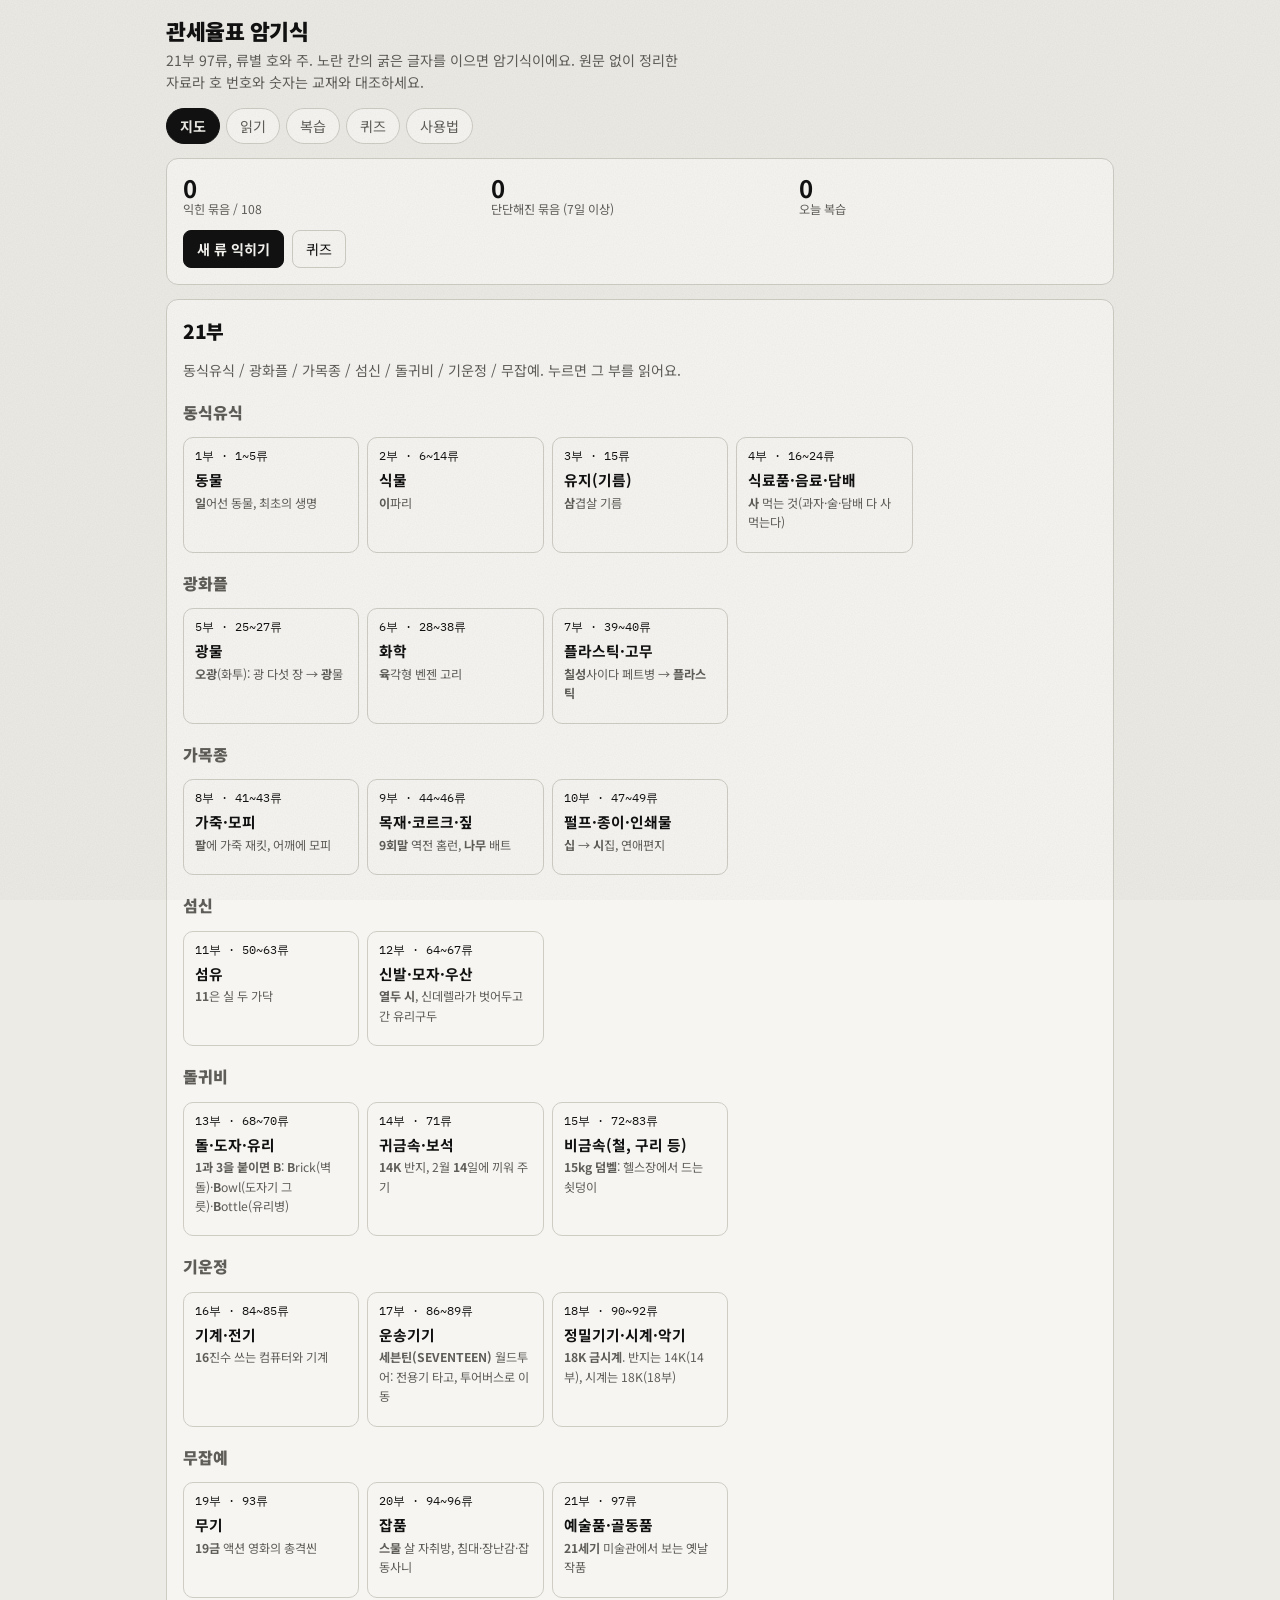
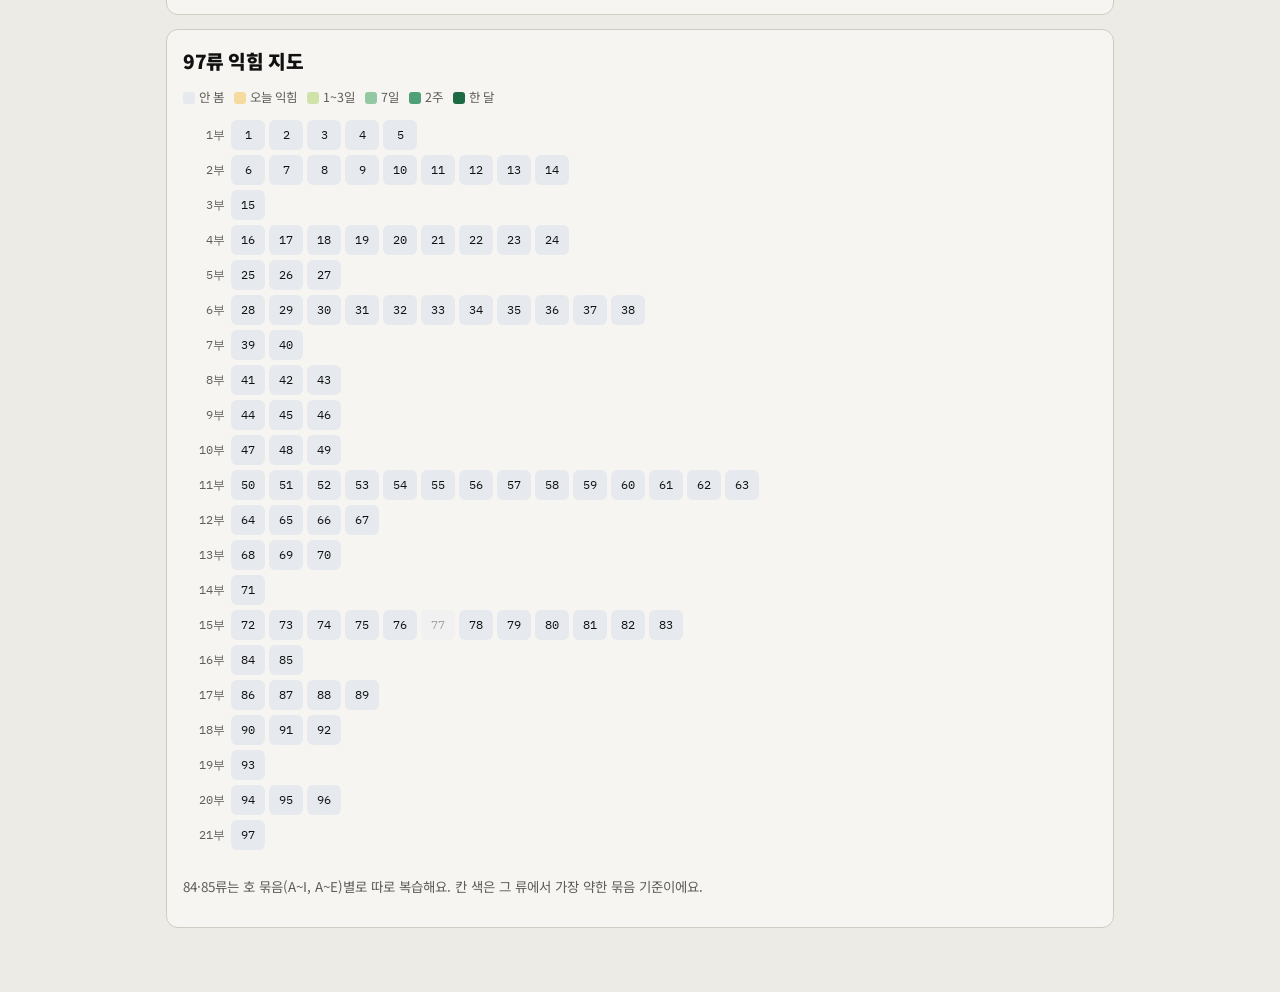
<file: hsm.html>
<!doctype html>
<html lang="ko">
<head>
<meta charset="utf-8">
<meta name="viewport" content="width=device-width,initial-scale=1,viewport-fit=cover">
<title>관세율표 암기식</title>
<meta name="claude:viewport-fit-sides" content="cover">
<script>(function(){if(window.self===window.top)return;var r=document.documentElement;try{var t=parent.document.documentElement.getAttribute("data-theme");if(t)r.setAttribute("data-theme",t)}catch(e){}})();</script>
<link rel="preconnect" href="https://fonts.googleapis.com">
<link rel="stylesheet" href="https://fonts.googleapis.com/css2?family=Noto+Sans+KR:wght@400;500;700&family=Noto+Serif+KR:wght@600;900&family=IBM+Plex+Mono:wght@500;600&display=swap">
<style>
/* Layout: 암기 수첩 — 위 모드 칩(지도·읽기·복습·퀴즈·사용법), 아래 한 화면씩. 굵은 첫 글자가 암기식 */
:root{
  color-scheme:light;
  --bg:#edf0f3; --surface:#ffffff; --ink:#18212b; --muted:#5b6876; --line:#d6dce3; --hair:#e6eaef;
  --accent:#1f4e79; --accent-soft:#dde7f1; --mark:#fff1a8; --mark-ink:#5a4a00;
  --ok:#1d6b45; --ok-soft:#dcefe4; --bad:#b3261e; --bad-soft:#f7e2df;
  --l0:#e6eaef; --l1:#f6dba0; --l2:#cfe3a8; --l3:#93c9a2; --l4:#4f9f78; --l5:#1d6b45;
  --f-display:"Noto Serif KR","Nanum Myeongjo",serif;
  --f-body:"Noto Sans KR","Apple SD Gothic Neo","Malgun Gothic",sans-serif;
  --f-mono:"IBM Plex Mono",ui-monospace,Menlo,monospace;
  padding-top:env(safe-area-inset-top,0px);padding-bottom:env(safe-area-inset-bottom,0px);
}
@media (prefers-color-scheme: dark){:root:not([data-theme="light"]){
  --bg:#10151b; --surface:#18202a; --ink:#e6ebf0; --muted:#98a4b1; --line:#2b3644; --hair:#222c38;
  --accent:#86b4e4; --accent-soft:#1d3044; --mark:#4a3f10; --mark-ink:#ffe58a;
  --ok:#7fd1a4; --ok-soft:#173226; --bad:#f08a80; --bad-soft:#3b2120;
  --l0:#222c38; --l1:#5a4714; --l2:#4b5a22; --l3:#2f6446; --l4:#2f8a62; --l5:#5fc493; color-scheme:dark}}
:root[data-theme="dark"]{
  --bg:#10151b; --surface:#18202a; --ink:#e6ebf0; --muted:#98a4b1; --line:#2b3644; --hair:#222c38;
  --accent:#86b4e4; --accent-soft:#1d3044; --mark:#4a3f10; --mark-ink:#ffe58a;
  --ok:#7fd1a4; --ok-soft:#173226; --bad:#f08a80; --bad-soft:#3b2120;
  --l0:#222c38; --l1:#5a4714; --l2:#4b5a22; --l3:#2f6446; --l4:#2f8a62; --l5:#5fc493; color-scheme:dark}
*{box-sizing:border-box}
[hidden]{display:none!important}
body{margin:0;background:var(--bg);color:var(--ink);font-family:var(--f-body);font-size:15px;line-height:1.6}
button,select{font:inherit;color:inherit}
:focus-visible{outline:2px solid var(--accent);outline-offset:2px}
.wrap{max-width:980px;margin:0 auto;padding-block:14px 64px;
  padding-left:max(16px,env(safe-area-inset-left,0px));padding-right:max(16px,env(safe-area-inset-right,0px));
  display:flex;flex-direction:column;gap:14px}
.modes{display:flex;gap:6px;overflow-x:auto;scrollbar-width:none}
.modes::-webkit-scrollbar{display:none}
.chip{flex:none;border:1px solid var(--line);background:var(--surface);color:var(--muted);border-radius:999px;padding:6px 13px;font-size:.88rem;cursor:pointer;white-space:nowrap}
.chip[aria-pressed="true"]{background:var(--ink);border-color:var(--ink);color:var(--bg);font-weight:700}
.chip .n{font-family:var(--f-mono);font-size:.78rem;margin-left:4px;opacity:.75}
h1{font-family:var(--f-display);font-weight:900;font-size:1.35rem;margin:0;text-wrap:balance}
h2{font-family:var(--f-display);font-weight:900;font-size:1.2rem;margin:0;text-wrap:balance}
.lede{margin:0;color:var(--muted);font-size:.88rem;max-width:64ch;word-break:keep-all}
.panel{background:var(--surface);border:1px solid var(--line);border-radius:12px;padding:16px;display:flex;flex-direction:column;gap:12px;min-width:0}
.bar{display:flex;gap:8px;flex-wrap:wrap;align-items:center}
.btn{border:1px solid var(--line);background:var(--surface);border-radius:8px;padding:7px 13px;font-size:.88rem;cursor:pointer}
.btn.primary{background:var(--accent);border-color:var(--accent);color:var(--surface);font-weight:700}
.btn.ok{background:var(--ok-soft);border-color:var(--ok);color:var(--ok);font-weight:700}
.btn.bad{background:var(--bad-soft);border-color:var(--bad);color:var(--bad);font-weight:700}
.btn[aria-pressed="true"]{background:var(--accent);border-color:var(--accent);color:var(--surface)}
.btn:disabled{opacity:.4;cursor:default}
.muted{color:var(--muted);font-size:.84rem}
select{border:1px solid var(--line);background:var(--surface);border-radius:8px;padding:7px 10px;font-size:.9rem;max-width:100%}
.sp{flex:1}

/* 마크다운 본문 */
.md{word-break:keep-all;overflow-wrap:anywhere;font-size:.93rem;min-width:0}
.md p{margin:.45em 0}
.md ul,.md ol{margin:.4em 0;padding-left:1.3em}
.md li{margin:.2em 0}
.md h4{font-size:1rem;margin:1em 0 .3em;color:var(--accent)}
.md b{color:var(--ink);font-weight:700}
.md .tw{overflow-x:auto;border:1px solid var(--line);border-radius:10px;margin:.6em 0;-webkit-overflow-scrolling:touch}
.md table{border-collapse:collapse;width:100%;font-size:.88rem}
.md th,.md td{border-bottom:1px solid var(--hair);padding:7px 10px;text-align:left;vertical-align:top}
.md th{background:var(--accent-soft);color:var(--accent);font-size:.78rem;white-space:nowrap}
.md tr:last-child td{border-bottom:0}
.md td.code{font-family:var(--f-mono);font-size:.82rem;color:var(--muted);white-space:nowrap}
.md td b,.cue b{background:var(--mark);color:var(--mark-ink);border-radius:3px;padding:0 2px}
.hide .md td.cue{cursor:pointer}
.hide .md td.cue .r{color:transparent;background:var(--hair);border-radius:3px}
.hide .md td.cue.open .r{color:inherit;background:none}

/* 지도 */
.bus{display:grid;grid-template-columns:repeat(auto-fill,minmax(150px,1fr));gap:8px}
.bu{border:1px solid var(--line);background:var(--surface);border-radius:10px;padding:9px 11px;text-align:left;cursor:pointer;display:flex;flex-direction:column;gap:2px}
.bu .no{font-family:var(--f-mono);font-size:.74rem;color:var(--accent)}
.bu .nm{font-weight:700;font-size:.92rem;word-break:keep-all}
.bu .rg{font-size:.76rem;color:var(--muted)}
.bu .pb{height:4px;border-radius:2px;background:var(--hair);overflow:hidden;margin-top:4px}
.bu .pb i{display:block;height:100%;background:var(--ok)}
.grp-h{font-family:var(--f-display);font-weight:900;font-size:1rem;margin:6px 0 0;color:var(--muted)}
.grid{display:flex;flex-direction:column;gap:5px}
.grow{display:grid;grid-template-columns:42px 1fr;gap:6px;align-items:center}
.grow .lab{font-family:var(--f-mono);font-size:.74rem;color:var(--muted);text-align:right}
.cells{display:flex;flex-wrap:wrap;gap:4px}
.cell{width:34px;height:30px;border-radius:6px;border:0;background:var(--l0);font-family:var(--f-mono);font-size:.78rem;cursor:pointer;color:var(--ink)}
.cell[data-l="1"]{background:var(--l1)}.cell[data-l="2"]{background:var(--l2)}.cell[data-l="3"]{background:var(--l3)}
.cell[data-l="4"]{background:var(--l4);color:#fff}.cell[data-l="5"]{background:var(--l5);color:var(--surface)}
.cell.void{opacity:.35;cursor:default}
.legend{display:flex;gap:10px;flex-wrap:wrap;font-size:.78rem;color:var(--muted);align-items:center}
.legend i{display:inline-block;width:12px;height:12px;border-radius:3px;vertical-align:-2px;margin-right:4px}
.stat{display:grid;grid-template-columns:repeat(3,minmax(0,1fr));gap:10px}
.stat div{display:flex;flex-direction:column}
.stat b{font-family:var(--f-display);font-size:1.5rem;line-height:1.1}
.stat span{font-size:.76rem;color:var(--muted);word-break:keep-all;line-height:1.35}

/* 읽기 */
#art{scroll-margin-top:120px}
.sticky{position:sticky;top:0;z-index:5;background:var(--bg);padding-block:8px;display:flex;flex-direction:column;gap:8px;border-bottom:1px solid var(--line)}
.rnav{display:flex;gap:6px;overflow-x:auto;scrollbar-width:none}
.rnav::-webkit-scrollbar{display:none}
.amgi{font-family:var(--f-display);font-weight:900;font-size:1.35rem;line-height:1.45;word-break:keep-all;color:var(--accent)}
.amgi.sm{font-size:1.05rem}
.amgi b{background:var(--mark);color:var(--mark-ink);border-radius:3px;padding:0 2px}
.amgi:has(b){font-weight:600}
.amgi .lb{display:block;font-family:var(--f-body);font-size:.74rem;font-weight:500;color:var(--muted)}
.scene{border-left:3px solid var(--mark);padding:2px 0 2px 10px;color:var(--muted);font-size:.9rem;word-break:keep-all}
details{border:1px solid var(--line);border-radius:10px;background:var(--surface)}
details>summary{cursor:pointer;padding:10px 14px;font-weight:700;font-size:.92rem;list-style:none;display:flex;gap:8px;align-items:center}
details>summary::-webkit-details-marker{display:none}
details>summary::before{content:"▸";color:var(--muted);transition:transform .15s}
details[open]>summary::before{transform:rotate(90deg)}
details>.md{padding:0 14px 12px}
.badge{font-family:var(--f-mono);font-size:.72rem;border:1px solid var(--line);border-radius:4px;padding:0 5px;color:var(--muted);font-weight:500}
.lvl{font-size:.8rem;color:var(--muted)}

/* 복습 카드 */
.card{background:var(--surface);border:1px solid var(--line);border-radius:14px;padding:18px;display:flex;flex-direction:column;gap:12px}
.card .ttl{display:flex;gap:8px;align-items:baseline;flex-wrap:wrap}
.card .ttl .rn{font-family:var(--f-display);font-weight:900;font-size:1.6rem}
.holist{list-style:none;margin:0;padding:0;display:flex;flex-direction:column;border:1px solid var(--line);border-radius:10px;overflow:hidden}
.holist li{display:grid;grid-template-columns:52px 1fr;gap:8px;padding:6px 10px;border-top:1px solid var(--hair);font-size:.9rem;word-break:keep-all}
.holist li:first-child{border-top:0}
.holist .c{font-family:var(--f-mono);font-size:.8rem;color:var(--muted)}
.holist b{background:var(--mark);color:var(--mark-ink);border-radius:3px;padding:0 2px}
.queue{display:flex;gap:6px;flex-wrap:wrap}
.queue span{font-family:var(--f-mono);font-size:.76rem;border:1px solid var(--line);border-radius:4px;padding:1px 6px;background:var(--surface)}

/* 퀴즈 */
.q{font-size:1.05rem;font-weight:700;word-break:keep-all}
.q .big{font-family:var(--f-display);font-weight:900;font-size:1.7rem;display:block}
.opts{display:grid;grid-template-columns:1fr;gap:8px}
@media (min-width:600px){.opts{grid-template-columns:1fr 1fr}}
.opt{border:1px solid var(--line);background:var(--bg);border-radius:10px;padding:11px 13px;text-align:left;cursor:pointer;word-break:keep-all;font-size:.93rem}
.opt.right{background:var(--ok-soft);border-color:var(--ok);color:var(--ok);font-weight:700}
.opt.wrong{background:var(--bad-soft);border-color:var(--bad);color:var(--bad)}
.opt:disabled{cursor:default}
.ord{display:flex;flex-wrap:wrap;gap:6px}
.ord button{border:1px solid var(--line);background:var(--bg);border-radius:8px;padding:8px 11px;cursor:pointer;font-size:.88rem;word-break:keep-all;text-align:left}
.ord button:disabled{opacity:.3}
.ord.done button{opacity:1}
.olist{margin:0;padding-left:1.6em;font-size:.9rem}
.olist li.x{color:var(--bad)}
.olist li.o{color:var(--ok)}
.score{font-family:var(--f-mono);font-size:.84rem;color:var(--muted)}
.fb{font-size:.88rem;word-break:keep-all}
.fb.okk{color:var(--ok)}.fb.ng{color:var(--bad)}
</style>
<link rel="stylesheet" href="theme.css">
</head>
<body>
<div class="wrap">
  <div>
    <h1>관세율표 암기식</h1>
    <p class="lede">21부 97류, 류별 호와 주. 노란 칸의 굵은 글자를 이으면 암기식이에요. 원문 없이 정리한 자료라 호 번호와 숫자는 교재와 대조하세요.</p>
  </div>
  <nav class="modes" id="modes" aria-label="모드"></nav>
  <main id="view"></main>
</div>
<script src="hsm-data.js"></script>
<script>
const D=window.HSM;
const $=s=>document.querySelector(s);
const esc=s=>String(s).replace(/[&<>"]/g,c=>({"&":"&amp;","<":"&lt;",">":"&gt;",'"':"&quot;"}[c]));
const get=(k,d)=>{try{const v=localStorage.getItem(k);return v?JSON.parse(v):d}catch(e){return d}};
const put=(k,v)=>{try{localStorage.setItem(k,JSON.stringify(v))}catch(e){}};
const shuffle=a=>{a=a.slice();for(let i=a.length-1;i>0;i--){const j=Math.random()*(i+1)|0;[a[i],a[j]]=[a[j],a[i]]}return a};
const plain=s=>String(s).replace(/\*\*/g,"");
const inl=s=>esc(s).replace(/\*\*(.+?)\*\*/g,"<b>$1</b>");

const RY={};D.ryu.forEach(r=>RY[r.n]=r);
const PART={};D.parts.forEach(p=>PART[p.bu]=p);
const BUS={};D.bus.forEach(b=>{for(let n=b.n;n<=b.n2;n++)BUS[n]=b});
const buOf=n=>D.BU.find(b=>n>=b.r[0]&&n<=b.r[1]);
const UNITS=D.units, UID={};UNITS.forEach(u=>UID[u.id]=u);
const unitsOf=n=>UNITS.filter(u=>u.n===n);
const rtitle=n=>plain(D.RT[n]||RY[n]?.t||"");

/* ---------- 마크다운 ---------- */
function md(src){
  const L=String(src||"").split("\n");let h="",i=0;
  while(i<L.length){
    let l=L[i];
    if(!l.trim()){i++;continue}
    if(/^#{3,4} /.test(l)){h+=`<h4>${inl(l.replace(/^#+ /,""))}</h4>`;i++;continue}
    if(l.trim().startsWith("|")){
      const rows=[];
      while(i<L.length&&L[i].trim().startsWith("|")){const t=L[i].trim();if(!/^\|\s*-/.test(t))rows.push(t.replace(/^\||\|$/g,"").split("|").map(c=>c.trim()));i++}
      h+=`<div class="tw"><table><thead><tr>${rows[0].map(c=>`<th>${inl(c)}</th>`).join("")}</tr></thead><tbody>`+
        rows.slice(1).map(r=>"<tr>"+r.map(c=>{
          if(/^\d{4}([·~]\d{4})*$/.test(c)||/^\d{2}~\d{2}$/.test(c))return `<td class="code">${esc(c)}</td>`;
          if(c.includes("**")){const parts=c.split(/(\*\*.+?\*\*)/);return `<td class="cue">${parts.map(p=>p.startsWith("**")?`<b>${esc(p.slice(2,-2))}</b>`:p?`<span class="r">${esc(p)}</span>`:"").join("")}</td>`}
          return `<td>${inl(c)}</td>`}).join("")+"</tr>").join("")+`</tbody></table></div>`;
      continue;
    }
    if(/^\s*(- |\d+\. )/.test(l)){
      const ord=/^\d+\. /.test(l.trim());let items=[];
      while(i<L.length&&/^\s*(- |\d+\. )/.test(L[i])){
        const ind=/^\s{2,}/.test(L[i]);const t=L[i].trim().replace(/^(- |\d+\. )/,"");
        if(ind&&items.length)items[items.length-1].sub.push(t);else items.push({t,sub:[]});i++}
      h+=`<${ord?"ol":"ul"}>`+items.map(x=>`<li>${inl(x.t)}${x.sub.length?`<ul>${x.sub.map(s=>`<li>${inl(s)}</li>`).join("")}</ul>`:""}</li>`).join("")+`</${ord?"ol":"ul"}>`;
      continue;
    }
    let p=[];while(i<L.length&&L[i].trim()&&!/^(#{3,4} |\s*\||\s*- |\d+\. )/.test(L[i])){p.push(L[i]);i++}
    if(!p.length){p.push(l);i++}
    h+=`<p>${inl(p.join(" "))}</p>`;
  }
  return h;
}

/* ---------- 간격 복습 ---------- */
// 당일 밤 → 다음 날 → 3일 → 7일 → 2주 → 한 달
const GAP=[0,1,3,7,14,30];
const today=()=>{const t=new Date();return `${t.getFullYear()}-${String(t.getMonth()+1).padStart(2,"0")}-${String(t.getDate()).padStart(2,"0")}`};
const addDays=(d,n)=>{const [y,m,dd]=d.split("-").map(Number);const x=new Date(y,m-1,dd+n);return `${x.getFullYear()}-${String(x.getMonth()+1).padStart(2,"0")}-${String(x.getDate()).padStart(2,"0")}`};
let SRS=get("hsm-srs",{});
const saveSRS=()=>put("hsm-srs",SRS);
const lvl=id=>SRS[id]?SRS[id].b:0;
function isDue(id){const s=SRS[id];if(!s)return false;if(s.b===0)return true;if(s.d>today())return false;return s.d<today()||Date.now()-s.t>3*3600e3}
function grade(id,ok){
  const s=SRS[id]||{b:0,d:today(),t:0};
  if(ok){s.b=Math.min(5,s.b+1);s.d=addDays(today(),GAP[s.b-1])}
  else{s.b=1;s.d=today()}
  s.t=Date.now();SRS[id]=s;saveSRS();
}
function ryuLevel(n){const us=unitsOf(n);if(!us.length)return -1;return Math.min(...us.map(u=>lvl(u.id)))}

/* ---------- 상태 ---------- */
let st=Object.assign({mode:"map",bu:1,n:1,hide:false,qt:"ryu",qs:"all",qr:1,newBu:1},get("hsm-state",{}));
const saveSt=()=>put("hsm-state",st);
const MODES=[["map","지도"],["read","읽기"],["rev","복습"],["quiz","퀴즈"],["guide","사용법"]];
function renderModes(){
  const due=UNITS.filter(u=>isDue(u.id)).length;
  $("#modes").innerHTML=MODES.map(([k,t])=>`<button type="button" class="chip" data-mode="${k}" aria-pressed="${st.mode===k}">${t}${k==="rev"&&due?`<span class="n">${due}</span>`:""}</button>`).join("");
}
function go(mode,extra){Object.assign(st,{mode},extra||{});saveSt();render();window.scrollTo(0,0)}

/* ---------- 지도 ---------- */
function vMap(){
  const total=UNITS.length,seen=UNITS.filter(u=>lvl(u.id)>0).length,firm=UNITS.filter(u=>lvl(u.id)>=4).length,due=UNITS.filter(u=>isDue(u.id)).length;
  const grps=[];D.BU.forEach(b=>{let g=grps.find(x=>x.g===b.g);if(!g)grps.push(g={g:b.g,list:[]});g.list.push(b)});
  const buProg=b=>{const us=UNITS.filter(u=>u.n>=b.r[0]&&u.n<=b.r[1]);return us.length?us.filter(u=>lvl(u.id)>=3).length/us.length:0};
  let h=`<section class="panel">
    <div class="stat"><div><b>${seen}</b><span>익힌 묶음 / ${total}</span></div><div><b>${firm}</b><span>단단해진 묶음 (7일 이상)</span></div><div><b>${due}</b><span>오늘 복습</span></div></div>
    <div class="bar"><button class="btn primary" type="button" data-go="rev">${due?`오늘 복습 ${due}개 하기`:"새 류 익히기"}</button><button class="btn" type="button" data-go="quiz">퀴즈</button></div>
  </section>
  <section class="panel"><h2>21부</h2><p class="lede">동식유식 / 광화플 / 가목종 / 섬신 / 돌귀비 / 기운정 / 무잡예. 누르면 그 부를 읽어요.</p>`;
  for(const g of grps){
    h+=`<div class="grp-h">${esc(g.g)}</div><div class="bus">`+g.list.map(b=>`<button type="button" class="bu" data-bu="${b.n}"><span class="no">${b.n}부 · ${b.r[0]===b.r[1]?b.r[0]:b.r[0]+"~"+b.r[1]}류</span><span class="nm">${esc(b.name)}</span><span class="rg">${inl(b.assoc)}</span><span class="pb"><i style="width:${(buProg(b)*100).toFixed(0)}%"></i></span></button>`).join("")+`</div>`;
  }
  h+=`</section><section class="panel"><h2>97류 익힘 지도</h2>
    <div class="legend"><span><i style="background:var(--l0)"></i>안 봄</span><span><i style="background:var(--l1)"></i>오늘 익힘</span><span><i style="background:var(--l2)"></i>1~3일</span><span><i style="background:var(--l3)"></i>7일</span><span><i style="background:var(--l4)"></i>2주</span><span><i style="background:var(--l5)"></i>한 달</span></div>
    <div class="grid">`+D.BU.map(b=>{
      let c="";for(let n=b.r[0];n<=b.r[1];n++){const l=ryuLevel(n);c+=l<0?`<button class="cell void" type="button" disabled title="${n}류 유보">${n}</button>`:`<button class="cell" type="button" data-l="${Math.min(5,l)}" data-ryu="${n}" title="${n}류 ${esc(rtitle(n))}">${n}</button>`}
      return `<div class="grow"><span class="lab">${b.n}부</span><div class="cells">${c}</div></div>`}).join("")+`</div>
    <p class="muted">84·85류는 호 묶음(A~I, A~E)별로 따로 복습해요. 칸 색은 그 류에서 가장 약한 묶음 기준이에요.</p></section>`;
  return h;
}

/* ---------- 읽기 ---------- */
function vRead(){
  const b=D.BU.find(x=>x.n===st.bu)||D.BU[0];
  if(st.n<b.r[0]||st.n>b.r[1])st.n=b.r[0];
  const r=RY[st.n],bs=BUS[b.n],p=PART[b.n];
  const opts=D.BU.map(x=>`<option value="${x.n}"${x.n===b.n?" selected":""}>${x.n}부 ${esc(x.name)} (${x.r[0]===x.r[1]?x.r[0]:x.r[0]+"~"+x.r[1]}류)</option>`).join("");
  let chips="";for(let n=b.r[0];n<=b.r[1];n++)chips+=`<button type="button" class="chip" data-n="${n}" aria-pressed="${n===st.n}">${n}류<span class="n">${esc(rtitle(n).slice(0,8))}</span></button>`;
  let h=`<div class="sticky"><div class="bar" style="flex-wrap:nowrap"><select id="busel" style="flex:1;min-width:0" aria-label="부 고르기">${opts}</select><button type="button" class="btn" id="hidebtn" aria-pressed="${st.hide}">${st.hide?"보이기":"가리기"}</button></div><div class="rnav">${chips}</div></div>`;
  if(bs)h+=`<details><summary>${esc(bs.h)}</summary><div class="md">${md(bs.md)}</div></details>`;
  if(p&&(p.md||p.extra.length))h+=`<details><summary>${b.n}부 공통: 구조·부의 주<span class="badge">${p.extra.length+(p.md?1:0)}</span></summary><div class="md">${md(p.md)}${p.extra.map(e=>`<h4>${esc(e.h)}</h4>${md(e.md)}`).join("")}</div></details>`;
  if(r){
    const us=unitsOf(r.n);
    const lv=us.length?`<span class="lvl">${us.map(u=>`${u.lab?u.lab.split(" ")[0]+" ":""}${["안 봄","오늘","1일","3일","7일","2주"][lvl(u.id)]}`).join(" · ")}</span>`:"";
    h+=`<article class="panel ${st.hide?"hide":""}" id="art">
      <div class="bar"><h2>${r.n}류 ${esc(r.t)}</h2>${r.codes?`<span class="badge">${esc(r.codes)}</span>`:""}</div>
      ${(am=>am.length?`<div>${am.map(a=>`<div class="amgi ${am.length>1||/\*\*/.test(a[1])?"sm":""}">${a[0]?`<span class="lb">${esc(a[0])}</span>`:""}${inl(a[1])}</div>`).join("")}</div>`:"")(r.am.filter(a=>!a[0]||!r.subs.some(s=>s.h.includes(a[0]))))}
      ${r.sc&&r.am.some(x=>!x[0])?`<div class="scene">${inl(r.sc)}</div>`:""}
      <div class="md">${md(["암기식","절 순서 암기식","끊어 읽기","장면"].reduce((m,k)=>(r.am.some(x=>!x[0]))?m.replace(new RegExp("^\\*\\*"+k+"\\*\\*:.*$","m"),""):m,r.md))}</div>
      ${r.subs.map(s=>`<h4 style="margin:4px 0 0;font-size:1.02rem">${esc(s.h)}</h4><div class="md">${md(s.md)}</div>`).join("")}
      <div class="bar">${us.length?`<button type="button" class="btn primary" data-learn="${r.n}">이 류 복습 시작</button>`:""}<button type="button" class="btn" data-quizryu="${r.n}"${r.ho.length<4?" disabled":""}>이 류 호 퀴즈</button>${lv}</div>
      <div class="bar"><button type="button" class="btn" data-n="${r.n-1}"${r.n<=1?" disabled":""}>← ${r.n-1}류</button><span class="sp"></span><button type="button" class="btn" data-n="${r.n+1}"${r.n>=97?" disabled":""}>${r.n+1}류 →</button></div>
    </article>`;
  }
  return h;
}

/* ---------- 복습 ---------- */
let rv=null; // {queue:[ids], cur, open}
function buildQueue(){
  const due=UNITS.filter(u=>isDue(u.id)).sort((a,b)=>SRS[a.id].d.localeCompare(SRS[b.id].d)||a.n-b.n).map(u=>u.id);
  return due;
}
function vRev(){
  if(!rv)rv={queue:buildQueue(),open:false,done:0};
  const id=rv.queue[0];
  const nb=D.BU.find(x=>x.n===st.newBu)||D.BU[0];
  const fresh=UNITS.filter(u=>u.n>=nb.r[0]&&u.n<=nb.r[1]&&!SRS[u.id]);
  const opts=D.BU.map(x=>{const k=UNITS.filter(u=>u.n>=x.r[0]&&u.n<=x.r[1]&&!SRS[u.id]).length;return `<option value="${x.n}"${x.n===nb.n?" selected":""}>${x.n}부 ${esc(x.name)} · 새 ${k}</option>`}).join("");
  let h="";
  if(id){
    const u=UID[id],r=RY[u.n];
    h+=`<section class="card ${st.hide?"hide":""}">
      <div class="ttl"><span class="rn">${u.n}류</span><span>${esc(r.t)}${u.lab?` · ${esc(u.lab)}`:""}</span><span class="sp"></span><span class="badge">${["새로","오늘","1일","3일","7일","2주"][lvl(id)]}</span></div>
      ${u.am.length?u.am.map(a=>`<div class="amgi sm">${inl(a)}</div>`).join(""):`<div class="muted">암기식 없이 호 순서만 떠올려 보세요.</div>`}
      <p class="muted">${u.ho.length}개 호를 번호 순서대로 말해 본 뒤 펼치세요.</p>
      ${rv.open?`<ol class="holist">${u.ho.map(([c,t])=>`<li><span class="c">${c}</span><span>${inl(t)}</span></li>`).join("")}</ol>
        <div class="bar"><button type="button" class="btn ok" data-grade="1">다 말했어요</button><button type="button" class="btn bad" data-grade="0">헷갈렸어요</button><span class="sp"></span><button type="button" class="btn" data-readryu="${u.n}">읽기에서 보기</button></div>`
      :`<div class="bar"><button type="button" class="btn primary" id="flip">펼치기</button></div>`}
    </section>
    <p class="muted">남은 카드 ${rv.queue.length}개${rv.done?` · 이번에 ${rv.done}개 끝`:""}. '헷갈렸어요'는 몇 시간 뒤 오늘 안에 다시 나와요.</p>`;
  }else{
    h+=`<section class="panel"><h2>${rv.done?"오늘 복습 끝":"오늘 복습할 카드가 없어요"}</h2><p class="lede">${rv.done?`${rv.done}개를 꺼내 봤어요. `:""}새 류를 익히려면 아래에서 부를 고르세요. 한 번에 4개 안팎만 넣는 게 좋아요.</p></section>`;
  }
  const nextDue=UNITS.filter(u=>SRS[u.id]&&!isDue(u.id)).map(u=>SRS[u.id].d).sort()[0];
  h+=`<section class="panel"><h2>새로 익히기</h2>
    <div class="bar"><select id="newbu" aria-label="새로 익힐 부">${opts}</select></div>
    ${fresh.length?`<div class="queue">${fresh.slice(0,12).map(u=>`<span>${u.n}${u.lab?u.lab[0]:""}류</span>`).join("")}${fresh.length>12?`<span>…${fresh.length-12}개 더</span>`:""}</div>
      <div class="bar"><button type="button" class="btn primary" data-addnew="4">4개 넣기</button><button type="button" class="btn" data-addnew="99">이 부 전부 넣기</button></div>`
      :`<p class="muted">이 부는 모두 복습 중이에요.</p>`}
    <p class="muted">넣은 카드는 오늘 바로 한 번 보고, 맞히면 다음 날 → 3일 → 7일 → 2주 → 한 달 뒤에 다시 나와요.${nextDue?` 다음 예정: ${nextDue}`:""}</p>
  </section>`;
  return h;
}

/* ---------- 퀴즈 ---------- */
const QT=[["bu","부 ↔ 표제"],["ryu","류 ↔ 품목"],["ho","호 ↔ 품목"],["ord","순서 맞히기"]];
let qz=null;
function scopeRyu(){ // 퀴즈 범위의 류 번호
  if(st.qs==="all")return D.ryu.filter(r=>r.n!==77).map(r=>r.n);
  const b=D.BU.find(x=>x.n===+st.qs);const a=[];for(let n=b.r[0];n<=b.r[1];n++)if(n!==77)a.push(n);return a;
}
function pick(arr,k,not){return shuffle(arr.filter(x=>x!==not)).slice(0,k)}
function makeQ(){
  const t=st.qt;
  if(t==="bu"){
    const b=D.BU[Math.random()*21|0];
    if(Math.random()<.5){const ds=pick(D.BU,3,b);return {q:`<span class="big">${b.n}부</span>표제는?`,opts:shuffle([b,...ds]).map(x=>({t:x.name,ok:x===b})),fb:`${b.n}부 ${b.name} (${b.r[0]}~${b.r[1]}류) · ${plain(b.assoc)}`}}
    const ds=pick(D.BU.filter(x=>Math.abs(x.n-b.n)<=4),3,b);return {q:`<span class="big">${esc(b.name)}</span>몇 부?`,opts:shuffle([b,...ds]).map(x=>({t:x.n+"부",ok:x===b})),fb:`${b.n}부 · ${plain(b.assoc)}`};
  }
  if(t==="ryu"){
    const sc=scopeRyu();const n=sc[Math.random()*sc.length|0];
    const near=D.ryu.map(r=>r.n).filter(x=>x!==77&&x!==n&&Math.abs(x-n)<=6);
    const ds=pick(near,3);
    if(Math.random()<.5)return {q:`<span class="big">${n}류</span>품목은?`,opts:shuffle([n,...ds]).map(x=>({t:rtitle(x),ok:x===n})),fb:`${n}류 ${inl(D.RT[n]||"")}`,key:"r"+n};
    return {q:`<span class="big" style="font-size:1.25rem">${esc(rtitle(n))}</span>몇 류?`,opts:shuffle([n,...ds]).map(x=>({t:x+"류",ok:x===n})),fb:`${n}류 ${inl(D.RT[n]||"")}`,key:"r"+n};
  }
  if(t==="ho"){
    const sc=st.qs==="ryu"?[st.qr]:scopeRyu();
    const pool=[];sc.forEach(n=>RY[n].ho.forEach(h=>pool.push([n,...h])));
    if(pool.length<4)return null;
    const it=pool[Math.random()*pool.length|0];const same=RY[it[0]].ho.filter(h=>h[0]!==it[1]);
    let ds=shuffle(same.slice()).slice(0,3).map(h=>[it[0],...h]);
    if(ds.length<3)ds=ds.concat(pick(pool.filter(p=>p[1]!==it[1]&&!ds.includes(p)),3-ds.length));
    if(Math.random()<.5)return {q:`<span class="big">${it[1]}</span>${it[0]}류 ${esc(RY[it[0]].t)}`,opts:shuffle([it,...ds]).map(x=>({t:plain(x[2]),ok:x===it})),fb:`${it[1]} ${inl(it[2])}`,key:"h"+it[1]};
    return {q:`<span class="big" style="font-size:1.15rem">${esc(plain(it[2]))}</span>몇 호?`,opts:shuffle([it,...ds]).map(x=>({t:x[1],ok:x===it})),fb:`${it[1]} ${inl(it[2])}`,key:"h"+it[1]};
  }
  if(t==="ord"){
    // 부 안의 류 순서, 또는 류 안의 호 순서
    if(st.qs==="ryu"||(st.qs!=="all"&&Math.random()<.6)){
      const n=st.qs==="ryu"?st.qr:(()=>{const c=scopeRyu().filter(x=>RY[x].ho.length>=3);return c[Math.random()*c.length|0]})();
      const u=unitsOf(n);const unit=u[Math.random()*u.length|0];
      let ho=unit.ho;if(ho.length>8){const s=Math.random()*(ho.length-7)|0;ho=ho.slice(s,s+8)}
      return {ord:true,title:`${n}류${unit.lab?" "+unit.lab:""}: 호를 번호 순서대로 누르세요`,items:ho.map(h=>({k:h[0],t:plain(h[1])})),hint:unit.am[0]||""};
    }
    const b=st.qs==="all"?D.BU.filter(x=>x.r[1]-x.r[0]>=2)[Math.random()*15|0]||D.BU[1]:D.BU.find(x=>x.n===+st.qs);
    const items=[];for(let n=b.r[0];n<=b.r[1];n++)items.push({k:n+"류",t:rtitle(n)});
    if(items.length<3){const all=[];D.BU.forEach(x=>all.push({k:x.n+"부",t:x.name}));const s=Math.random()*14|0;return {ord:true,title:"부를 번호 순서대로 누르세요",items:all.slice(s,s+7),hint:""}}
    return {ord:true,title:`${b.n}부 ${b.name}: 류를 번호 순서대로 누르세요`,items:items.slice(0,14),hint:BUS[b.n]?.am||""};
  }
}
function newQ(){qz.cur=makeQ();qz.ans=null;qz.picked=[];}
function vQuiz(){
  if(!qz){qz={ok:0,n:0};newQ()}
  const bsel=`<option value="all"${st.qs==="all"?" selected":""}>전체</option>`+D.BU.map(x=>`<option value="${x.n}"${String(st.qs)===String(x.n)?" selected":""}>${x.n}부 ${esc(x.name)}</option>`).join("")+(st.qt!=="bu"&&st.qt!=="ryu"?`<option value="ryu"${st.qs==="ryu"?" selected":""}>한 류만: ${st.qr}류 ${esc(rtitle(st.qr))}</option>`:"");
  let h=`<div class="bar">${QT.map(([k,t])=>`<button type="button" class="chip" data-qt="${k}" aria-pressed="${st.qt===k}">${t}</button>`).join("")}</div>
    <div class="bar">${st.qt==="bu"?"":`<select id="qscope" aria-label="범위">${bsel}</select>`}<span class="sp"></span><span class="score">${qz.n?`${qz.ok} / ${qz.n} 맞힘`:""}</span></div>`;
  const q=qz.cur;
  if(!q){h+=`<section class="panel"><p class="muted">이 범위에는 문제를 만들 호가 부족해요. 범위를 넓혀 주세요.</p></section>`;return h}
  if(q.ord){
    const done=qz.picked.length===q.items.length;
    if(!qz.order)qz.order=shuffle(q.items.map((_,i)=>i));
    h+=`<section class="panel"><div class="q">${esc(q.title)}</div>${q.hint?`<div class="amgi sm">${inl(q.hint)}</div>`:""}
      <ol class="olist">${qz.picked.map(([i,ok])=>`<li class="${ok?"o":"x"}">${esc(q.items[i].k)} ${esc(q.items[i].t)}</li>`).join("")}</ol>
      <div class="ord ${done?"done":""}">${qz.order.map(i=>`<button type="button" data-ordi="${i}"${qz.picked.some(p=>p[0]===i)?" disabled":""}>${esc(q.items[i].t)}</button>`).join("")}</div>
      ${done?`<div class="fb ${qz.picked.every(p=>p[1])?"okk":"ng"}">${qz.picked.every(p=>p[1])?"순서 그대로 꺼냈어요.":"빨간 줄이 틀린 자리예요. 정답 순서: "+q.items.map(x=>esc(x.k)).join(" → ")}</div><div class="bar"><button type="button" class="btn primary" id="nextq">다음</button></div>`:`<p class="muted">틀리면 빨간색으로 표시되고, 그 자리의 정답으로 채워져요.</p>`}
    </section>`;
    return h;
  }
  h+=`<section class="panel"><div class="q">${q.q}</div><div class="opts">${q.opts.map((o,i)=>{
      let c="";if(qz.ans!==null){if(o.ok)c="right";else if(i===qz.ans)c="wrong"}
      return `<button type="button" class="opt ${c}" data-opt="${i}"${qz.ans!==null?" disabled":""}>${esc(o.t)}</button>`}).join("")}</div>
    ${qz.ans!==null?`<div class="fb ${q.opts[qz.ans].ok?"okk":"ng"}">${q.opts[qz.ans].ok?"맞아요. ":"틀렸어요. "}${q.fb}</div><div class="bar"><button type="button" class="btn primary" id="nextq">다음</button></div>`:""}
  </section>`;
  return h;
}

/* ---------- 사용법 ---------- */
function vGuide(){
  return `<section class="panel"><p class="lede">${inl(D.lead)}</p></section>`+
    D.guide.map((g,i)=>`<details${i===0?" open":""}><summary>${esc(g.t)}</summary><div class="md">${md(g.md)}</div></details>`).join("");
}

/* ---------- 그리기 ---------- */
function render(){
  renderModes();
  const v=$("#view");
  v.innerHTML=st.mode==="map"?vMap():st.mode==="read"?vRead():st.mode==="rev"?vRev():st.mode==="quiz"?vQuiz():vGuide();
  v.style.display="flex";v.style.flexDirection="column";v.style.gap="14px";
  const bs=$("#busel");if(bs)bs.onchange=e=>{st.bu=+e.target.value;st.n=D.BU.find(x=>x.n===st.bu).r[0];saveSt();render()};
  const nb=$("#newbu");if(nb)nb.onchange=e=>{st.newBu=+e.target.value;saveSt();render()};
  const qs=$("#qscope");if(qs)qs.onchange=e=>{st.qs=e.target.value==="all"||e.target.value==="ryu"?e.target.value:+e.target.value;saveSt();qz=null;render()};
  const fl=$("#flip");if(fl)fl.onclick=()=>{rv.open=true;render()};
  const nx=$("#nextq");if(nx)nx.onclick=()=>{newQ();qz.order=null;render()};
}
document.addEventListener("click",e=>{
  const t=e.target;let x;
  if(x=t.closest("[data-mode]")){if(x.dataset.mode==="rev")rv=null;go(x.dataset.mode);return}
  if(x=t.closest("[data-go]")){rv=null;go(x.dataset.go);return}
  if(x=t.closest("[data-bu]")){const n=+x.dataset.bu;go("read",{bu:n,n:D.BU.find(b=>b.n===n).r[0]});return}
  if(x=t.closest("[data-ryu]")){const n=+x.dataset.ryu;go("read",{bu:buOf(n).n,n});return}
  if(x=t.closest("[data-readryu]")){const n=+x.dataset.readryu;go("read",{bu:buOf(n).n,n});return}
  if(x=t.closest("[data-n]")){const n=+x.dataset.n;if(n<1||n>97)return;st.n=n;st.bu=buOf(n).n;saveSt();render();const a=$("#art");if(a)a.scrollIntoView({block:"start"});return}
  if(t.closest("#hidebtn")){st.hide=!st.hide;saveSt();render();return}
  if(x=t.closest(".hide td.cue")){x.classList.toggle("open");return}
  if(x=t.closest("[data-learn]")){const n=+x.dataset.learn;unitsOf(n).forEach(u=>{if(!SRS[u.id])SRS[u.id]={b:0,d:today(),t:0}});saveSRS();rv=null;go("rev");return}
  if(x=t.closest("[data-quizryu]")){st.qt="ho";st.qs="ryu";st.qr=+x.dataset.quizryu;qz=null;go("quiz");return}
  if(x=t.closest("[data-grade]")){const id=rv.queue.shift();grade(id,x.dataset.grade==="1");if(x.dataset.grade==="0"&&SRS[id].b<=1&&!rv.queue.includes(id))rv.queue.push(id);rv.open=false;rv.done++;render();return}
  if(x=t.closest("[data-addnew]")){const nb=D.BU.find(b=>b.n===st.newBu);const fresh=UNITS.filter(u=>u.n>=nb.r[0]&&u.n<=nb.r[1]&&!SRS[u.id]).slice(0,+x.dataset.addnew);
    fresh.forEach(u=>SRS[u.id]={b:0,d:today(),t:0});saveSRS();rv=null;render();return}
  if(x=t.closest("[data-qt]")){st.qt=x.dataset.qt;if(st.qt==="bu"||(st.qt==="ryu"&&st.qs==="ryu"))st.qs="all";saveSt();qz=null;render();return}
  if(x=t.closest("[data-opt]")){if(qz.ans!==null)return;qz.ans=+x.dataset.opt;qz.n++;const ok=qz.cur.opts[qz.ans].ok;if(ok)qz.ok++;
    if(qz.cur.key){const w=get("hsm-wrong",{});if(ok){if(w[qz.cur.key])w[qz.cur.key]--;if(w[qz.cur.key]<=0)delete w[qz.cur.key]}else w[qz.cur.key]=(w[qz.cur.key]||0)+1;put("hsm-wrong",w)}
    put("hsm-score",{ok:(get("hsm-score",{ok:0,n:0}).ok+(ok?1:0)),n:get("hsm-score",{ok:0,n:0}).n+1});render();return}
  if(x=t.closest("[data-ordi]")){const i=+x.dataset.ordi,q=qz.cur,pos=qz.picked.length;const ok=i===pos;
    if(ok)qz.picked.push([i,true]);else{qz.picked.push([pos,false])}
    if(qz.picked.length===q.items.length){qz.n++;if(qz.picked.every(p=>p[1]))qz.ok++}
    render();return}
});
render();
</script>
</body>
</html>
</file>
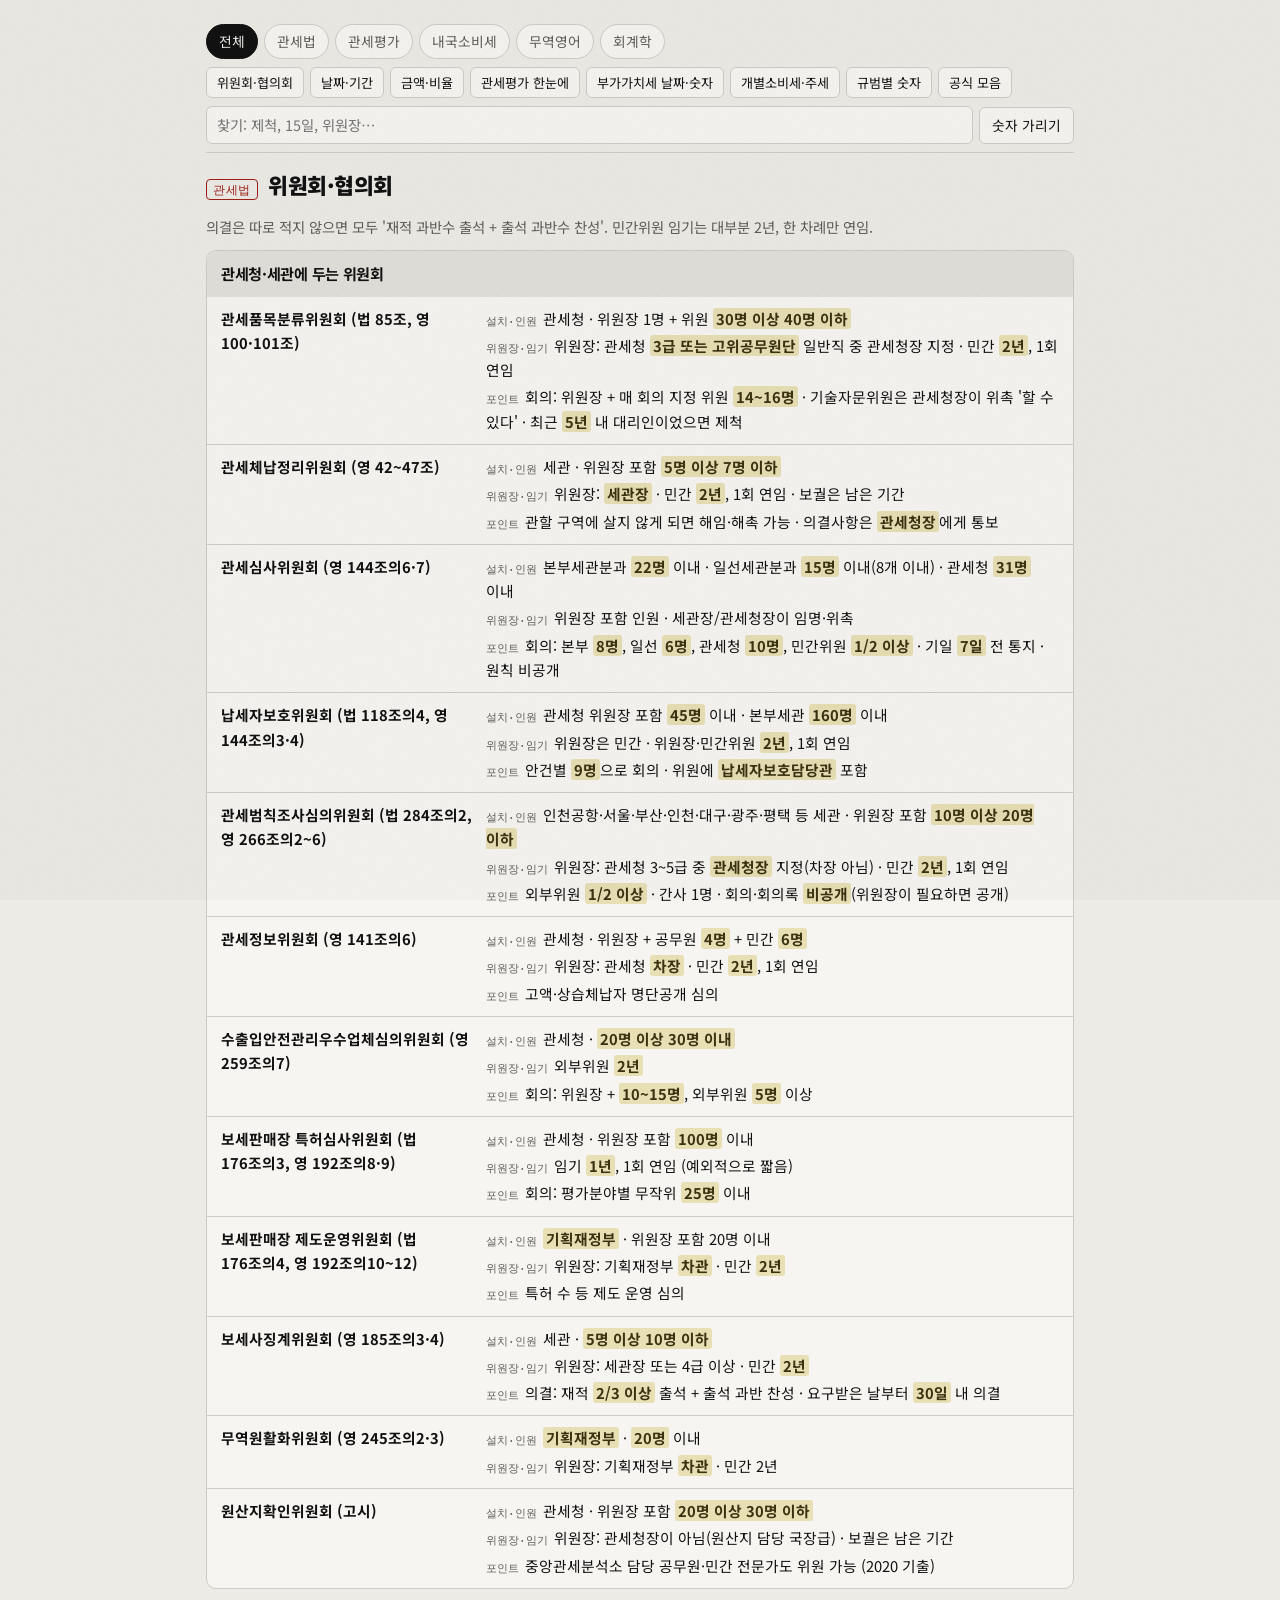
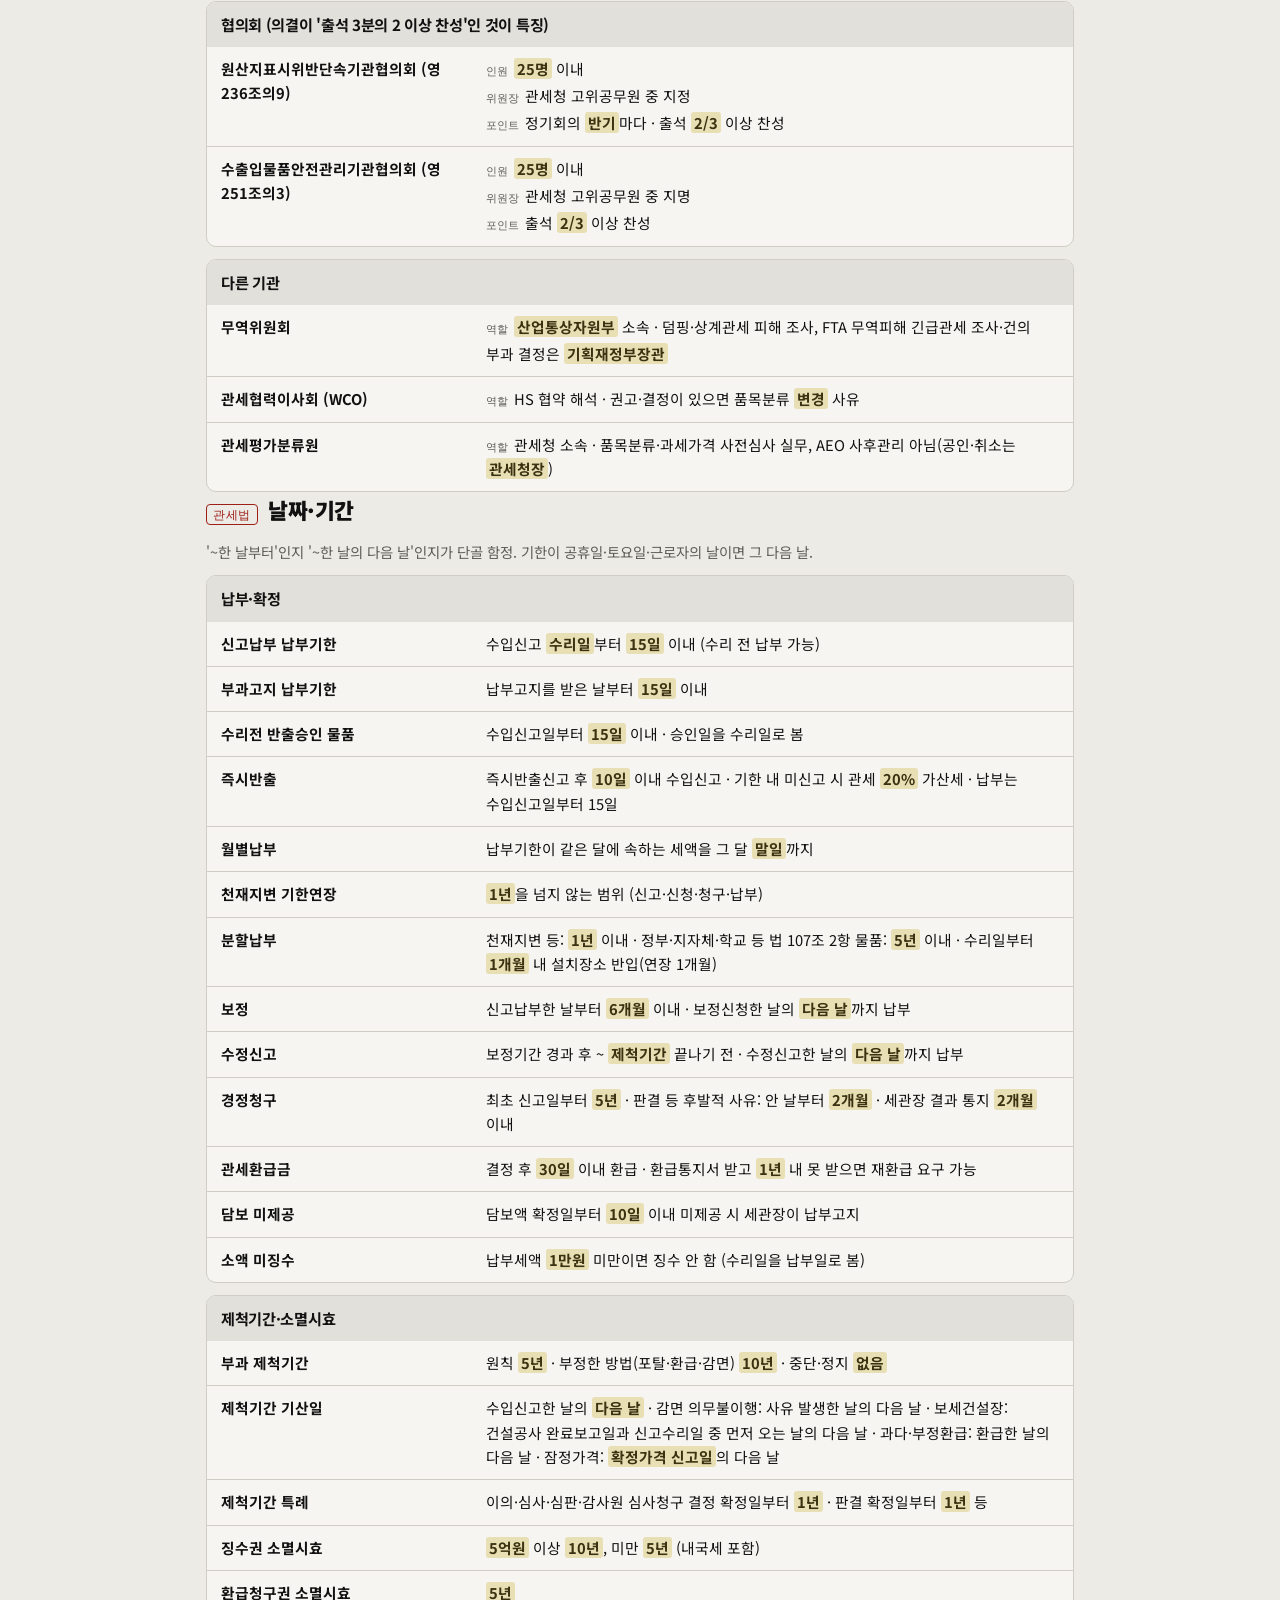
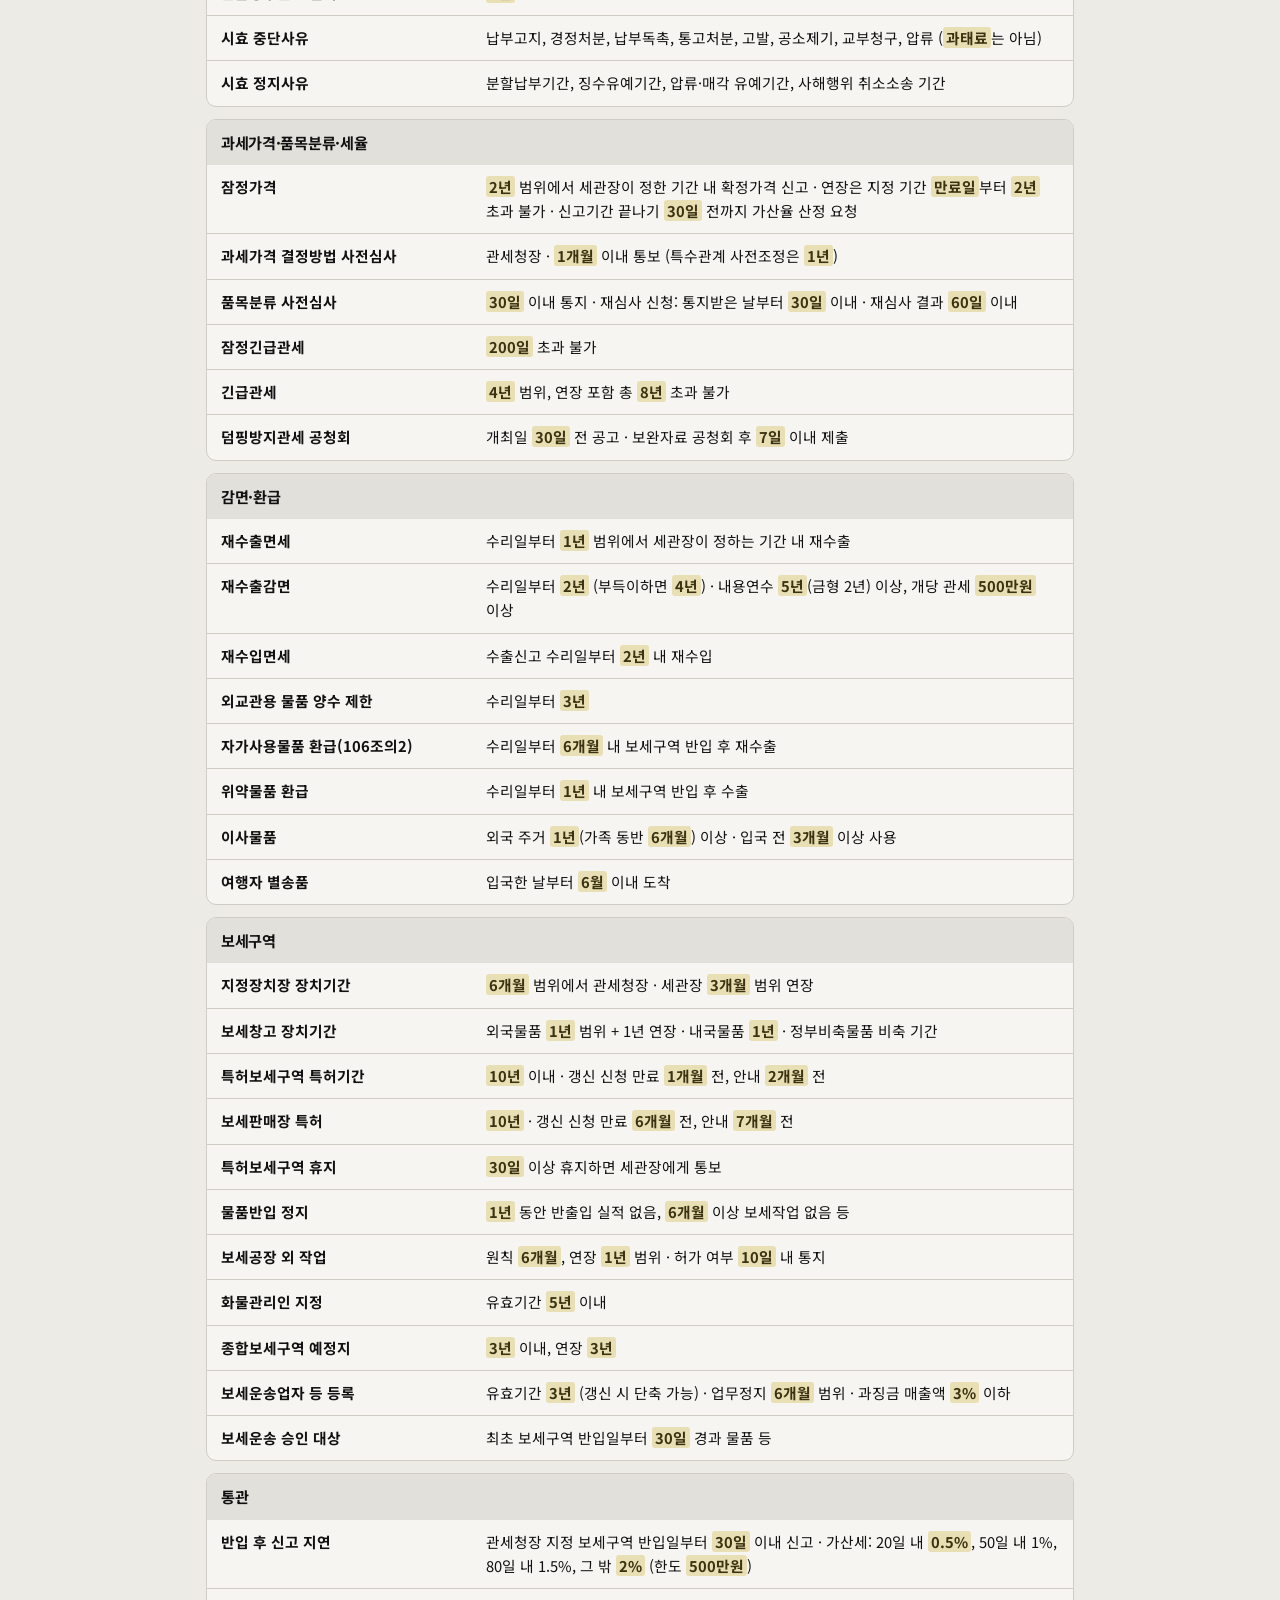
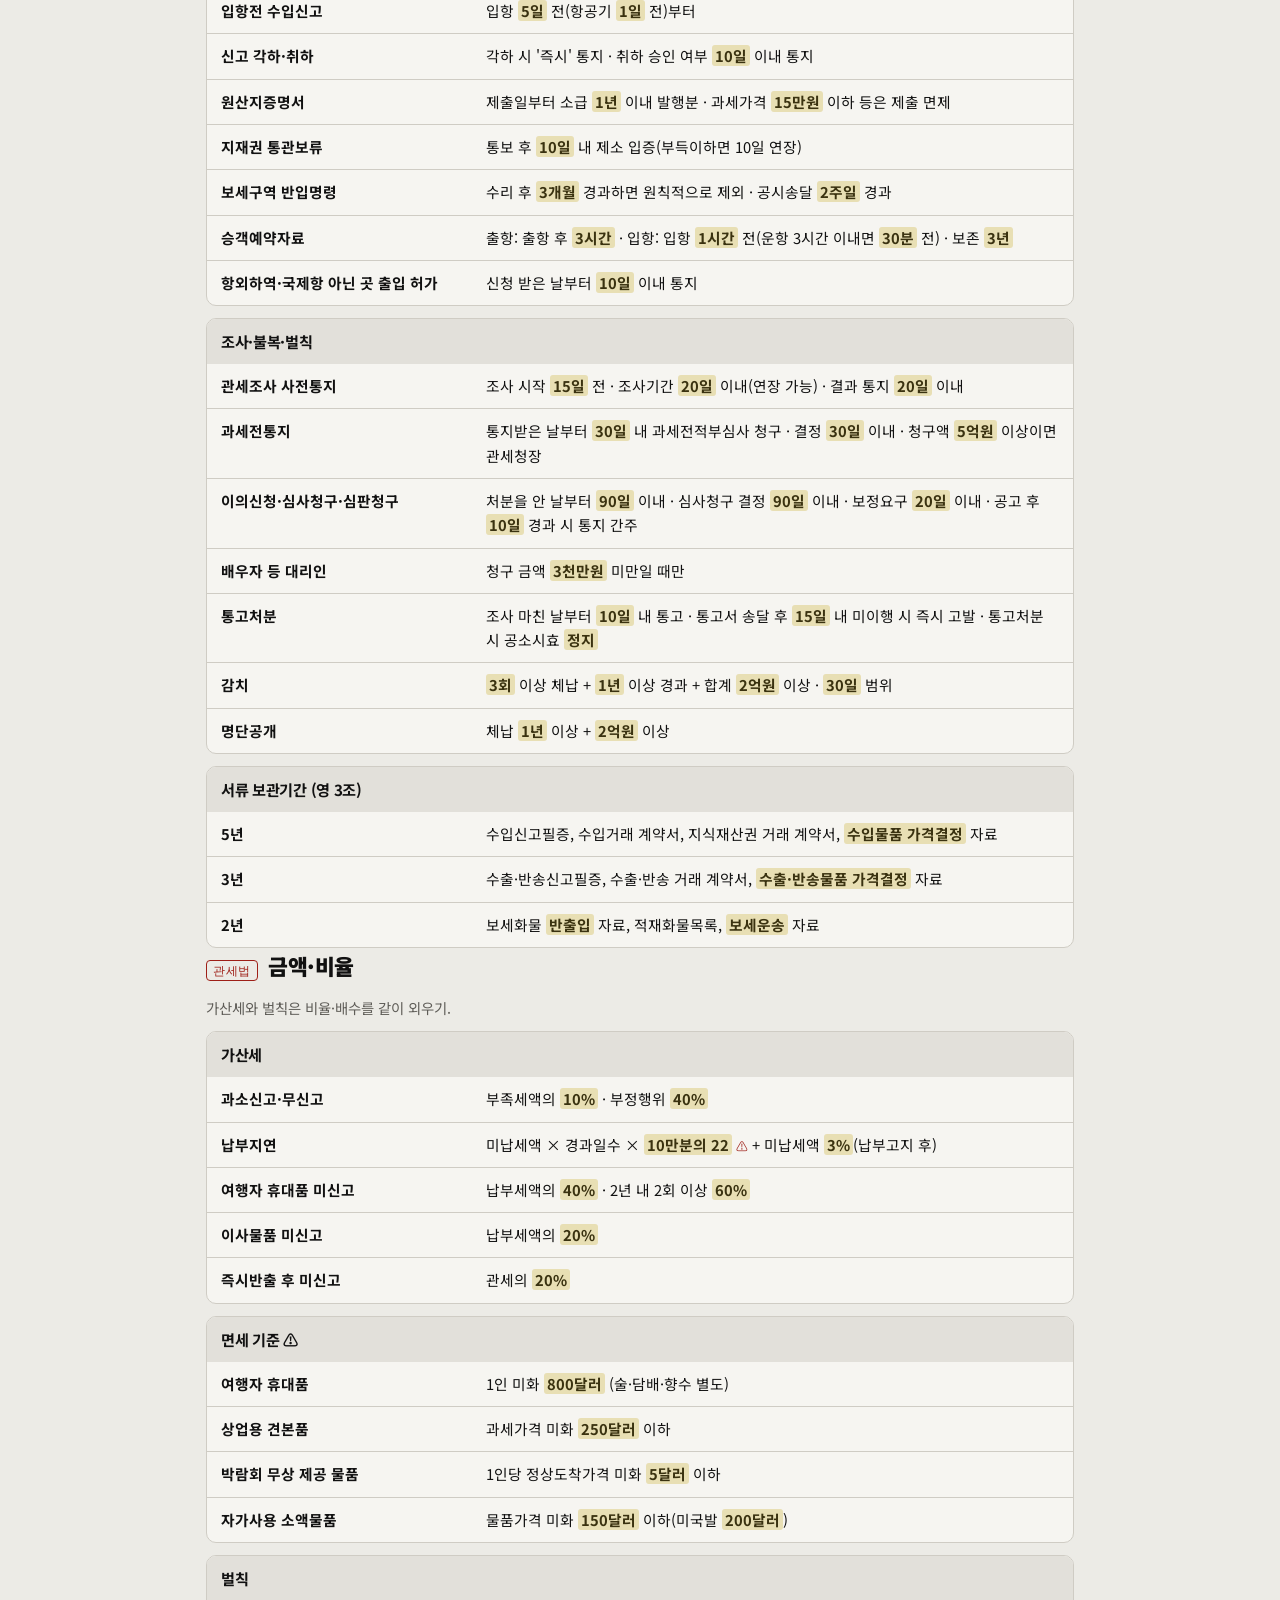
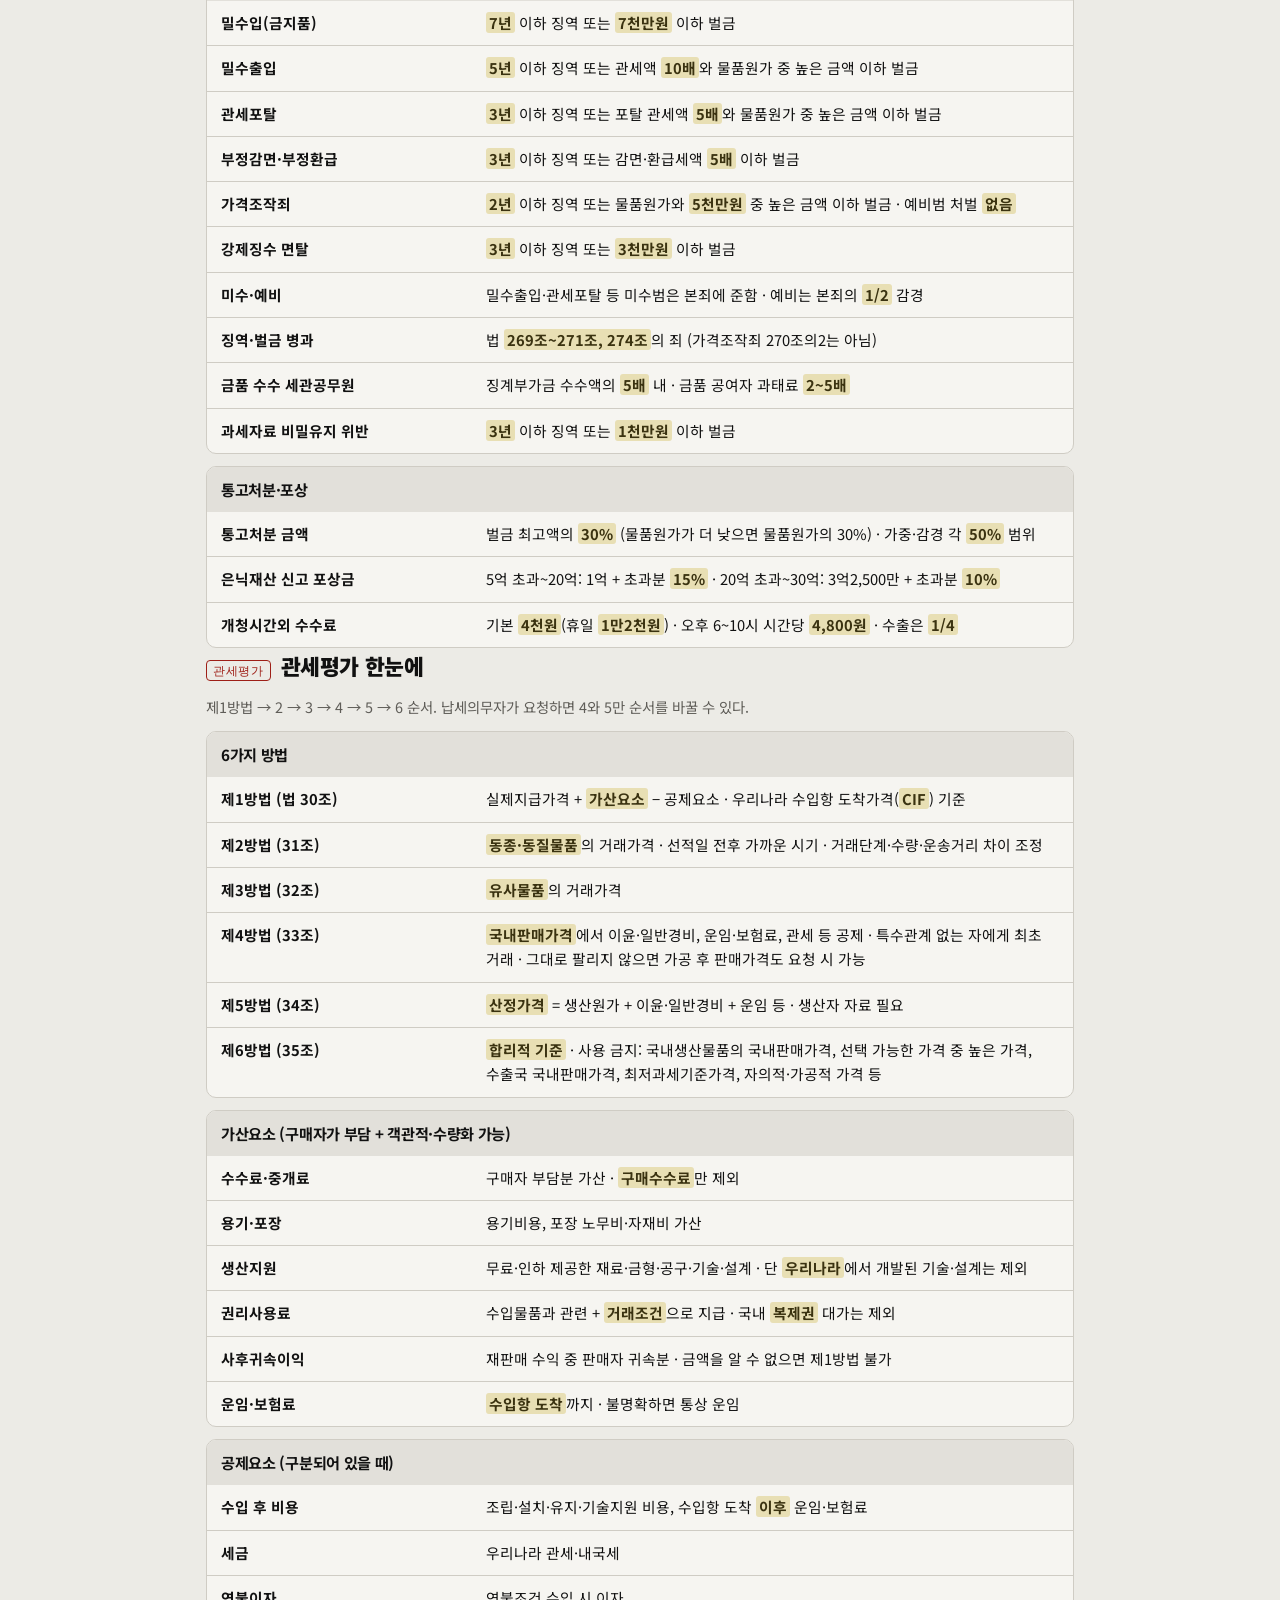
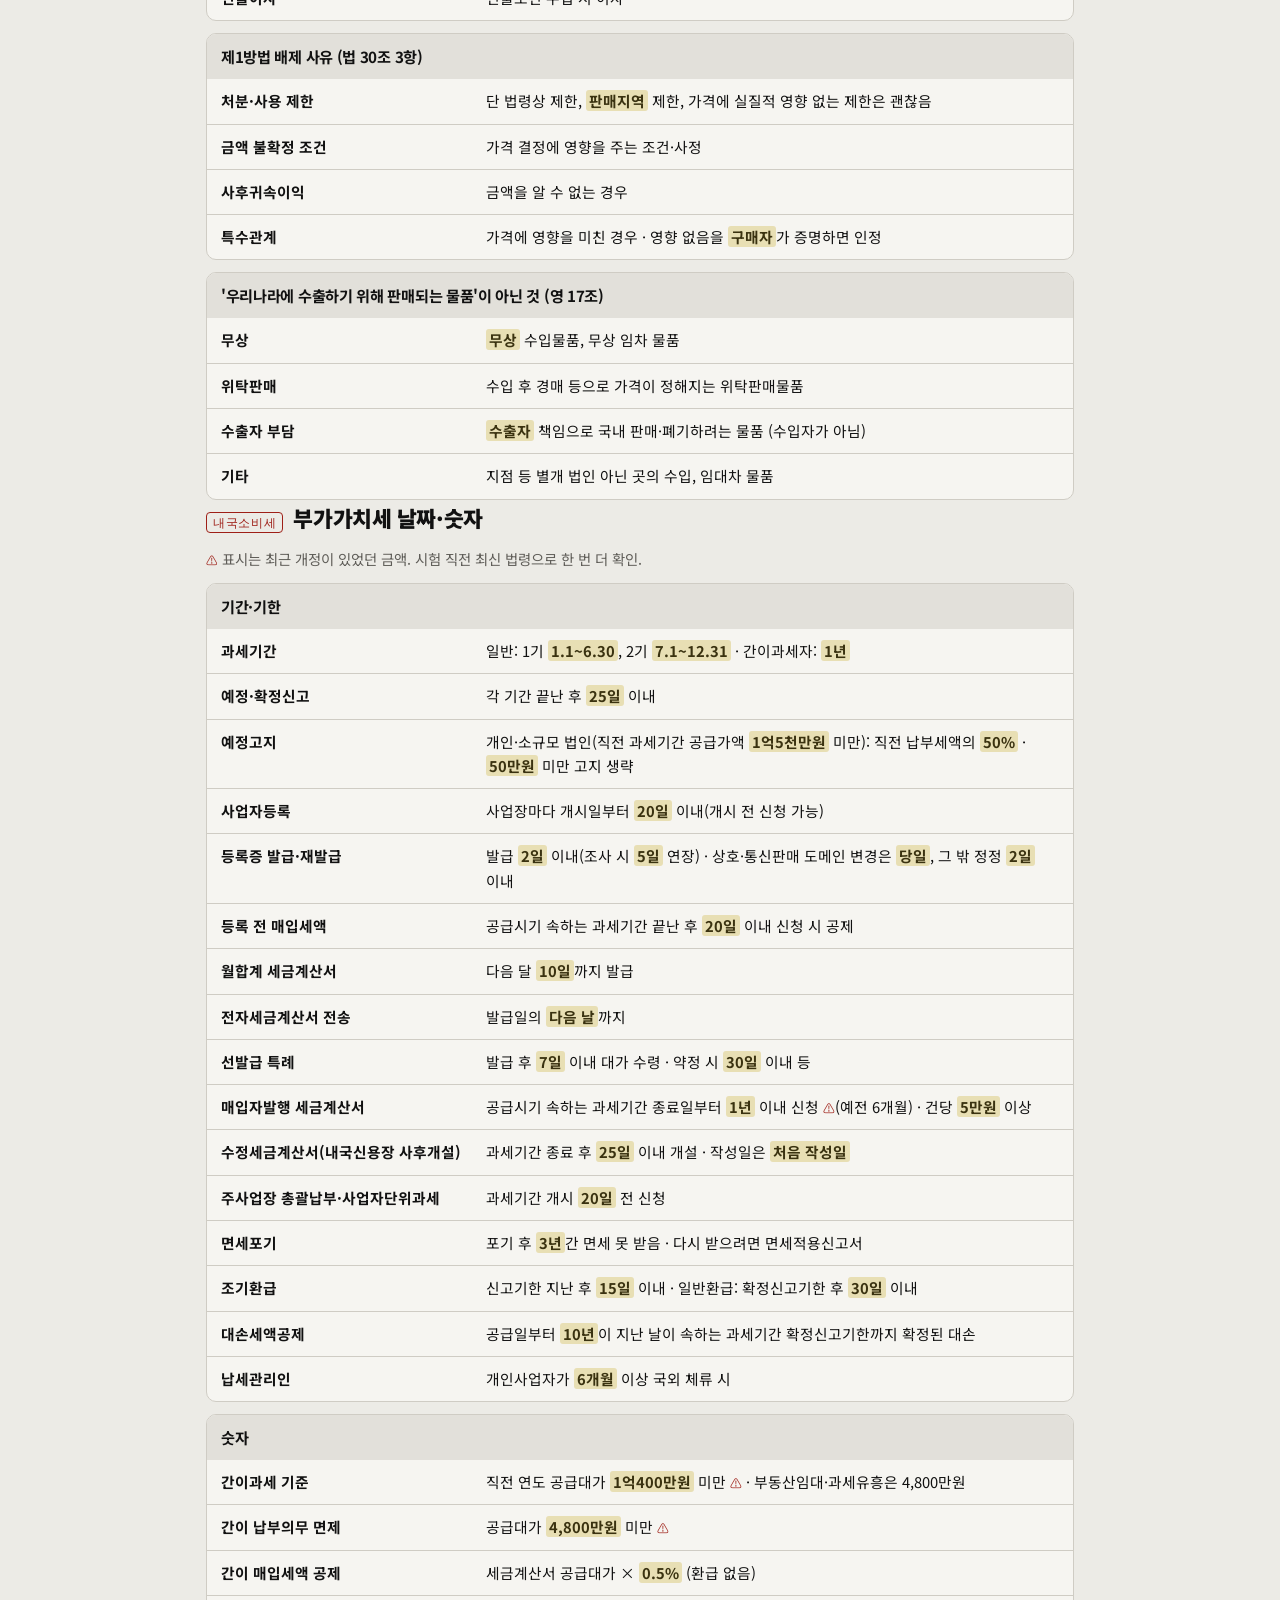
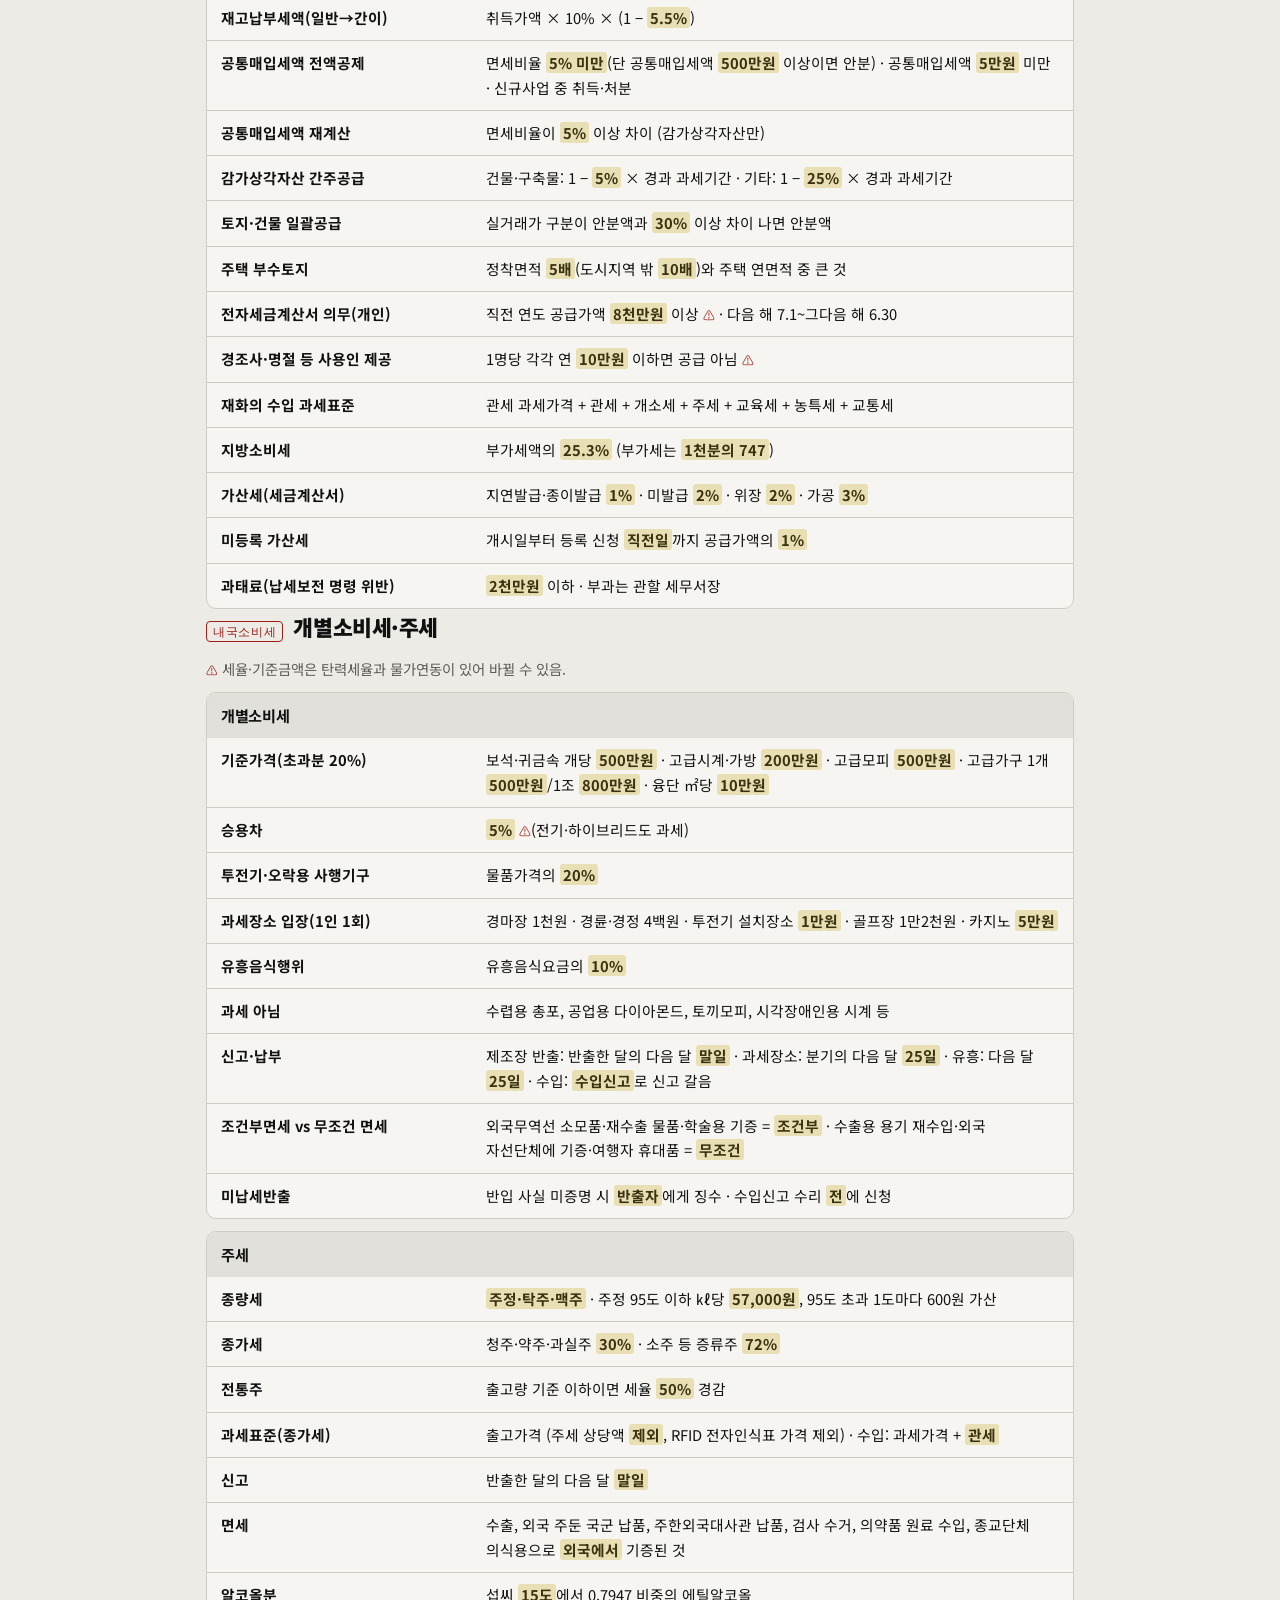
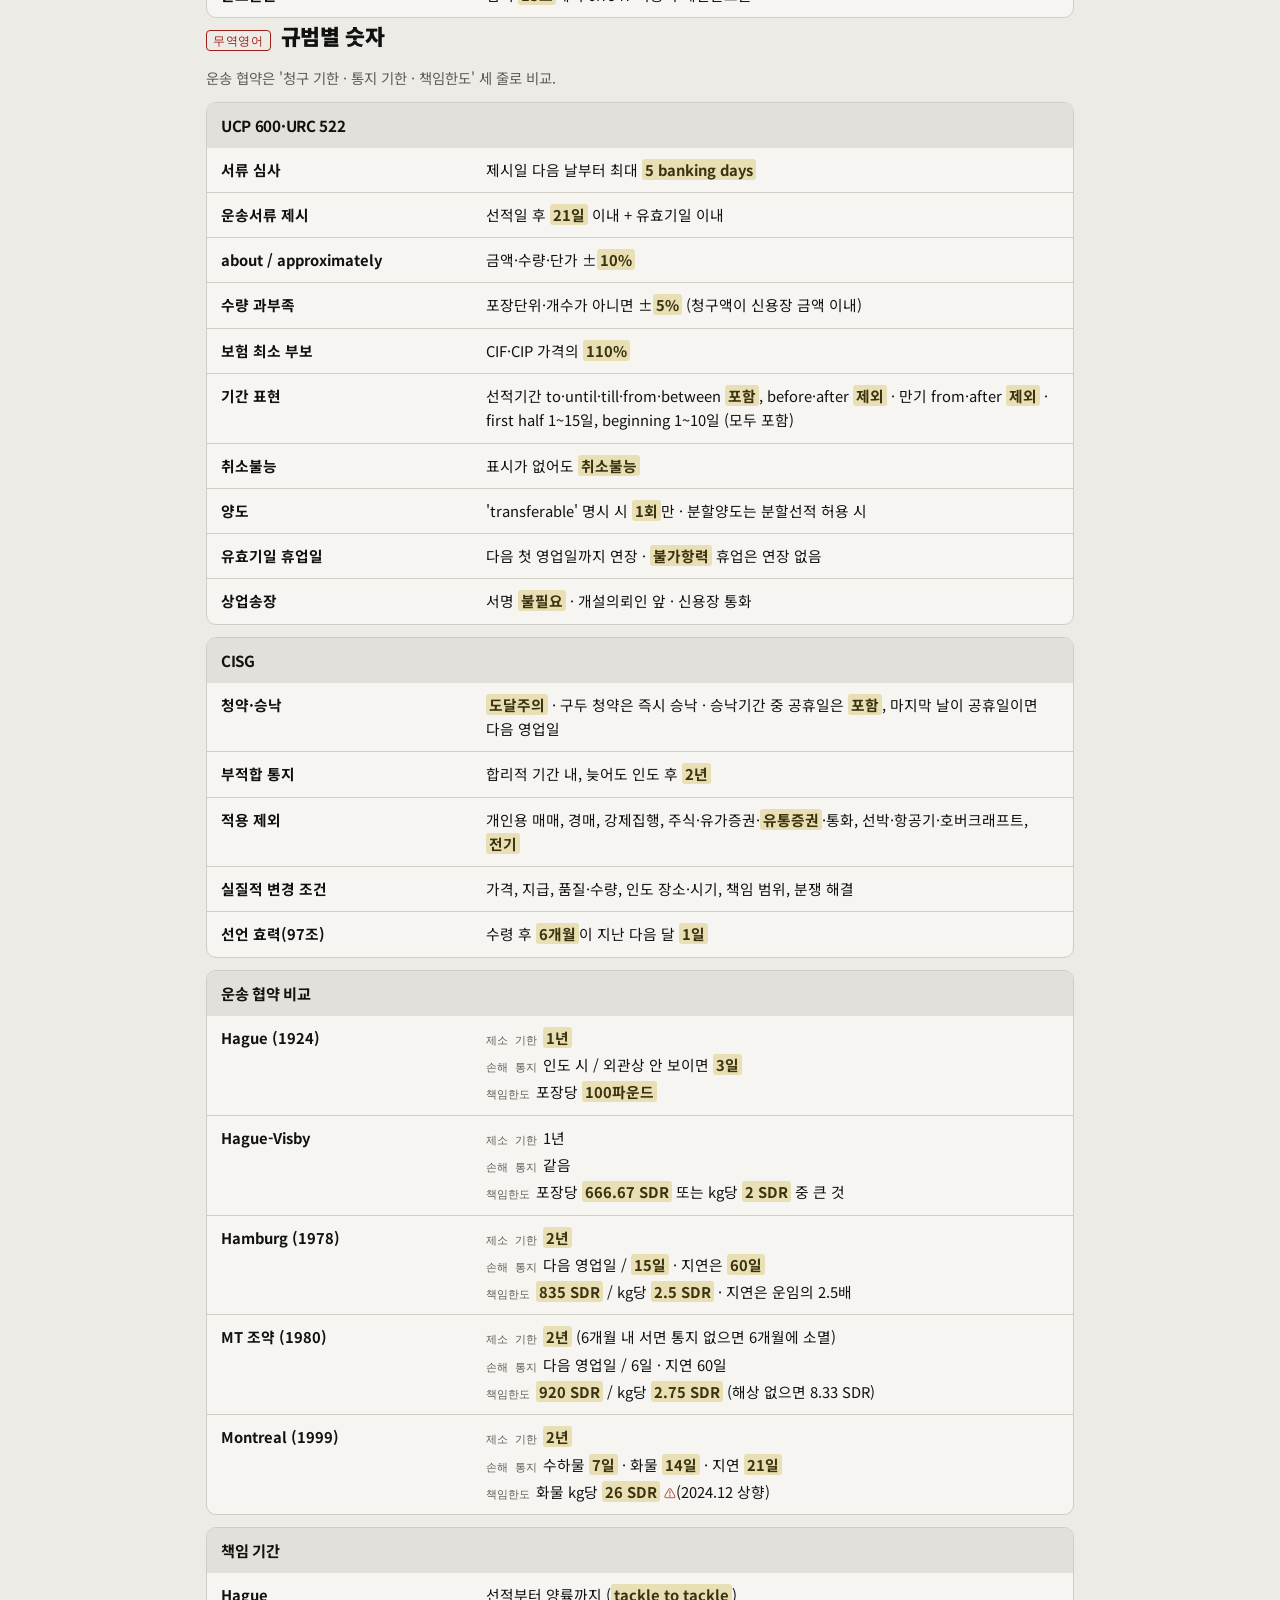
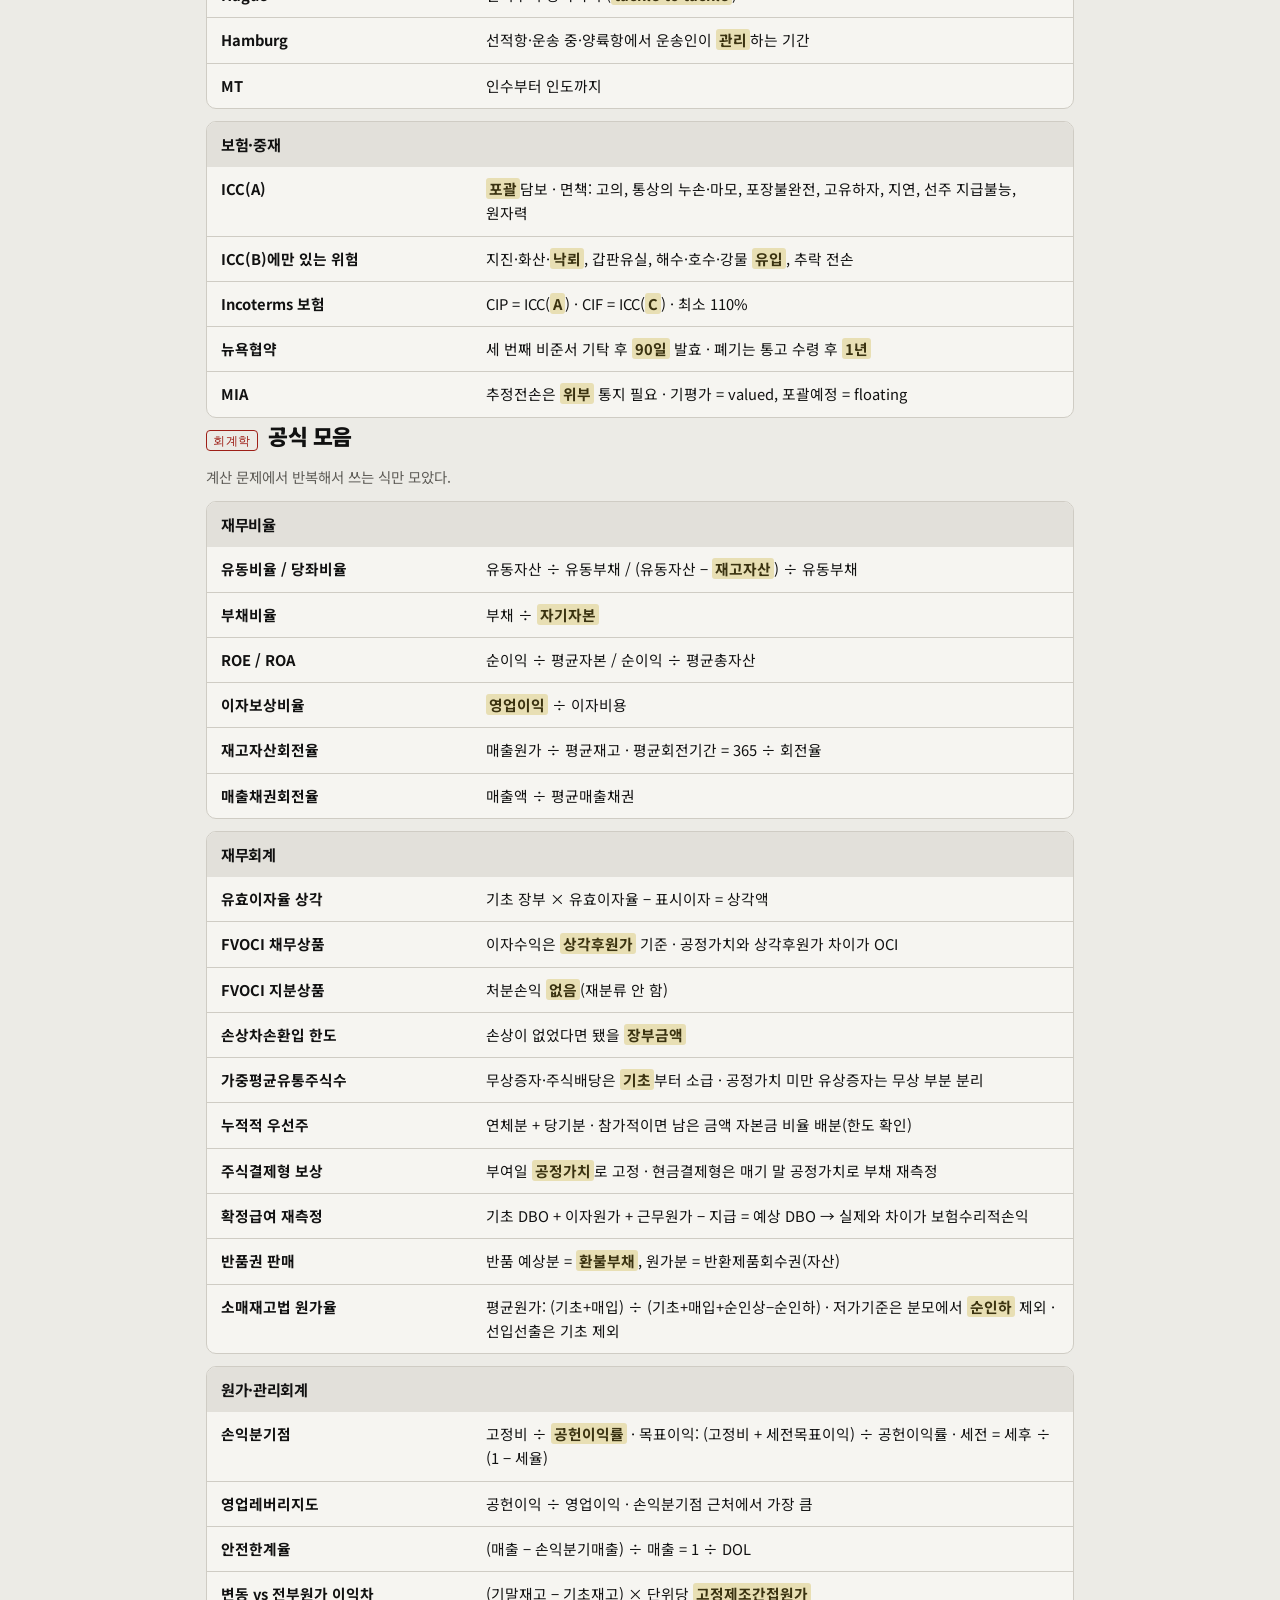
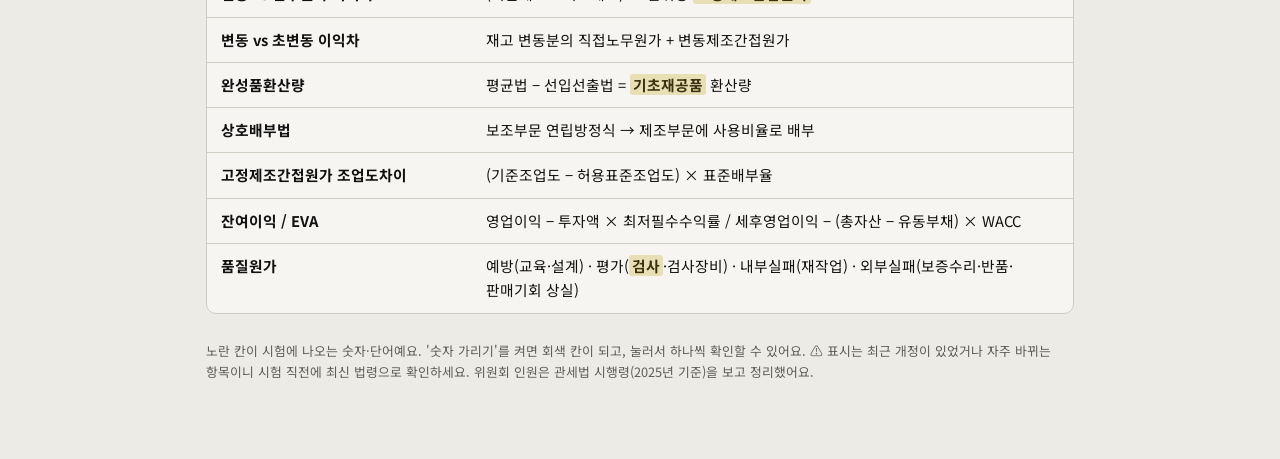
<file: jeongri.html>
<!doctype html>
<html lang="ko">
<head>
<meta charset="utf-8">
<meta name="viewport" content="width=device-width,initial-scale=1,viewport-fit=cover">
<title>정리노트</title>
<meta name="claude:viewport-fit-sides" content="cover">
<script>(function(){if(window.self===window.top)return;var r=document.documentElement;try{var t=parent.document.documentElement.getAttribute("data-theme");if(t)r.setAttribute("data-theme",t)}catch(e){}})();</script>
<link rel="preconnect" href="https://fonts.googleapis.com">
<link rel="stylesheet" href="https://fonts.googleapis.com/css2?family=Noto+Sans+KR:wght@400;500;700&family=Noto+Serif+KR:wght@600;900&family=IBM+Plex+Mono:wght@500;600&display=swap">
<style>
/* Layout: 단권화 노트 — 위에 과목·주제 칩과 가리기 스위치, 아래로 주제별 카드 */
:root{
  color-scheme:light;
  --bg:#eef1f4; --surface:#ffffff; --ink:#18212b; --muted:#5b6876; --line:#d5dbe2;
  --accent:#1f4e79; --accent-soft:#dbe6f1; --mark:#fff1a8; --mark-ink:#5a4a00; --stamp:#b3261e;
  --f-display:"Noto Serif KR","Nanum Myeongjo",serif;
  --f-body:"Noto Sans KR","Apple SD Gothic Neo","Malgun Gothic",sans-serif;
  --f-mono:"IBM Plex Mono",ui-monospace,Menlo,monospace;
  padding-top:env(safe-area-inset-top,0px);padding-bottom:env(safe-area-inset-bottom,0px);
}
@media (prefers-color-scheme: dark){:root:not([data-theme="light"]){
  --bg:#11161c; --surface:#19212a; --ink:#e6ebf0; --muted:#97a3b0; --line:#2c3743;
  --accent:#7fb0e0; --accent-soft:#1e3247; --mark:#4a3f10; --mark-ink:#ffe58a; --stamp:#f08a80; color-scheme:dark}}
:root[data-theme="dark"]{
  --bg:#11161c; --surface:#19212a; --ink:#e6ebf0; --muted:#97a3b0; --line:#2c3743;
  --accent:#7fb0e0; --accent-soft:#1e3247; --mark:#4a3f10; --mark-ink:#ffe58a; --stamp:#f08a80; color-scheme:dark}
*{box-sizing:border-box}
body{margin:0;background:var(--bg);color:var(--ink);font-family:var(--f-body);font-size:15px;line-height:1.65}
[hidden]{display:none!important}
.wrap{max-width:900px;margin:0 auto;padding-block:16px 64px;
  padding-left:max(16px,env(safe-area-inset-left,0px));padding-right:max(16px,env(safe-area-inset-right,0px));
  display:flex;flex-direction:column;gap:14px}
.top{position:sticky;top:0;z-index:5;background:var(--bg);padding-block:8px;display:flex;flex-direction:column;gap:8px;border-bottom:1px solid var(--line)}
.row{display:flex;flex-wrap:nowrap;gap:6px;align-items:center;overflow-x:auto;scrollbar-width:none}
.row::-webkit-scrollbar{display:none}
.chip{font:inherit;font-size:.86rem;border:1px solid var(--line);background:var(--surface);color:var(--muted);border-radius:999px;padding:5px 12px;cursor:pointer;white-space:nowrap}
.chip[aria-pressed="true"]{background:var(--ink);color:var(--bg);border-color:var(--ink)}
.toc{display:flex;gap:6px;overflow-x:auto;scrollbar-width:none;-webkit-overflow-scrolling:touch}
.toc::-webkit-scrollbar{display:none}
.toc a{font-size:.82rem;color:var(--accent);text-decoration:none;border:1px solid var(--line);background:var(--surface);border-radius:6px;padding:4px 10px;white-space:nowrap}
.tools{display:flex;gap:6px;align-items:center}
.search{flex:1 1 140px;min-width:0;font:inherit;font-size:.9rem;border:1px solid var(--line);background:var(--surface);color:var(--ink);border-radius:6px;padding:6px 10px}
.btn{font:inherit;font-size:.86rem;border:1px solid var(--line);background:var(--surface);color:var(--ink);border-radius:6px;padding:6px 12px;cursor:pointer}
.btn[aria-pressed="true"]{background:var(--accent);border-color:var(--accent);color:var(--bg)}
button:focus-visible,a:focus-visible,input:focus-visible{outline:2px solid var(--accent);outline-offset:2px}

section.note{display:flex;flex-direction:column;gap:12px;scroll-margin-top:150px}
.head{display:flex;align-items:baseline;gap:10px;flex-wrap:wrap}
.head .subj{font-family:var(--f-mono);font-size:.72rem;letter-spacing:.06em;color:var(--stamp);border:1px solid var(--stamp);border-radius:4px;padding:0 6px}
.head h2{font-family:var(--f-display);font-weight:900;font-size:1.35rem;margin:0}
.intro{margin:0;color:var(--muted);font-size:.9rem;word-break:keep-all}
.grp{background:var(--surface);border:1px solid var(--line);border-radius:10px;overflow:hidden}
.grp h3{margin:0;font-size:.95rem;padding:10px 14px;background:var(--accent-soft);color:var(--accent);font-weight:700;word-break:keep-all}
.item{padding:10px 14px;border-top:1px solid var(--line);display:grid;grid-template-columns:minmax(120px,30%) 1fr;gap:4px 14px}
.item:first-of-type{border-top:0}
.item .t{font-weight:700;font-size:.92rem;word-break:keep-all}
.item .d{font-size:.92rem;word-break:keep-all;overflow-wrap:anywhere}
.item .d .f{display:block}
.item .d .f + .f{margin-top:3px}
.item .d .lab{font-family:var(--f-mono);font-size:.7rem;color:var(--muted);margin-right:6px}
.k{background:var(--mark);color:var(--mark-ink);border-radius:3px;padding:0 3px;font-weight:700}
.hide .k{color:transparent;background:var(--line);cursor:pointer;user-select:none}
.hide .k.open{color:var(--mark-ink);background:var(--mark)}
.warn{color:var(--stamp);font-size:.8em}
.empty{color:var(--muted);text-align:center;padding:24px}
.foot{font-size:.8rem;color:var(--muted);word-break:keep-all}
@media (max-width:560px){.item{grid-template-columns:1fr}}
</style>
<link rel="stylesheet" href="theme.css">
</head>
<body>
<div class="wrap">
  <div class="top">
    <div class="row" id="subjs"></div>
    <nav class="toc" id="toc" aria-label="주제 바로가기"></nav>
    <div class="tools">
      <input class="search" id="q" type="search" placeholder="찾기: 제척, 15일, 위원장…" aria-label="정리노트에서 찾기">
      <button class="btn" id="hide" type="button" aria-pressed="false">숫자 가리기</button>
      <button class="btn" id="reveal" type="button" hidden>모두 펼치기</button>
    </div>
  </div>
  <main id="notes"></main>
  <p class="foot">노란 칸이 시험에 나오는 숫자·단어예요. '숫자 가리기'를 켜면 회색 칸이 되고, 눌러서 하나씩 확인할 수 있어요. ⚠ 표시는 최근 개정이 있었거나 자주 바뀌는 항목이니 시험 직전에 최신 법령으로 확인하세요. 위원회 인원은 관세법 시행령(2025년 기준)을 보고 정리했어요.</p>
</div>
<script src="jeongri-data.js"></script>
<script>
const $=s=>document.querySelector(s);
const esc=s=>String(s).replace(/[&<>"]/g,c=>({"&":"&amp;","<":"&lt;",">":"&gt;",'"':"&quot;"}[c]));
const get=(k,d)=>{try{const v=localStorage.getItem(k);return v?JSON.parse(v):d}catch(e){return d}};
const put=(k,v)=>{try{localStorage.setItem(k,JSON.stringify(v))}catch(e){}};
const N=window.NOTES||[];
const SUBJ=["전체",...[...new Set(N.map(n=>n.subj))]];
let st=Object.assign({s:"전체",hide:false},get("jr-state",{}));
let q="";
function fmt(s){
  return esc(s).replace(/\{\{(.+?)\}\}/g,'<span class="k">$1</span>').replace(/⚠/g,'<span class="warn" title="개정 확인">⚠</span>');
}
function plain(s){return String(s).replace(/[{}]/g,"")}
function render(){
  $("#subjs").innerHTML=SUBJ.map(s=>`<button type="button" class="chip" data-s="${esc(s)}" aria-pressed="${s===st.s}">${esc(s)}</button>`).join("");
  const list=N.filter(n=>st.s==="전체"||n.subj===st.s);
  $("#toc").innerHTML=list.map(n=>`<a href="#${n.id}">${esc(n.title)}</a>`).join("");
  const ql=q.trim().toLowerCase();
  let html="",hits=0;
  for(const n of list){
    let body="";
    for(const g of n.groups){
      const rows=g.rows.filter(r=>!ql||plain(r.join(" ")+" "+g.h+" "+n.title).toLowerCase().includes(ql));
      if(!rows.length)continue;hits+=rows.length;
      body+=`<div class="grp"><h3>${esc(g.h)}</h3>`+rows.map(r=>{
        let d;
        if(g.cols&&r.length>2){
          d=r.slice(1).map((v,i)=>v?`<span class="f">${g.cols[i+1]?`<span class="lab">${esc(g.cols[i+1])}</span>`:""}${fmt(v)}</span>`:"").join("");
        }else d=r.slice(1).filter(Boolean).map(v=>`<span class="f">${fmt(v)}</span>`).join("");
        return `<div class="item"><div class="t">${fmt(r[0])}</div><div class="d">${d}</div></div>`}).join("")+`</div>`;
    }
    if(body)html+=`<section class="note" id="${n.id}"><div class="head"><span class="subj">${esc(n.subj)}</span><h2>${esc(n.title)}</h2></div>${n.intro?`<p class="intro">${fmt(n.intro)}</p>`:""}${body}</section>`;
  }
  const m=$("#notes");m.innerHTML=html||`<div class="empty">'${esc(q)}'에 맞는 항목이 없어요.</div>`;
  m.classList.toggle("hide",st.hide);
  $("#hide").setAttribute("aria-pressed",String(st.hide));$("#hide").textContent=st.hide?"숫자 보이기":"숫자 가리기";
  $("#reveal").hidden=!st.hide;
  put("jr-state",st);
}
document.addEventListener("click",e=>{
  const c=e.target.closest("[data-s]");if(c){st.s=c.dataset.s;render();window.scrollTo(0,0);return}
  const k=e.target.closest(".hide .k");if(k){k.classList.toggle("open");return}
});
$("#hide").onclick=()=>{st.hide=!st.hide;render()};
$("#reveal").onclick=()=>document.querySelectorAll("#notes .k").forEach(k=>k.classList.add("open"));
let t=null;$("#q").addEventListener("input",e=>{clearTimeout(t);t=setTimeout(()=>{q=e.target.value;render()},150)});
render();
</script>
</body>
</html>
</file>
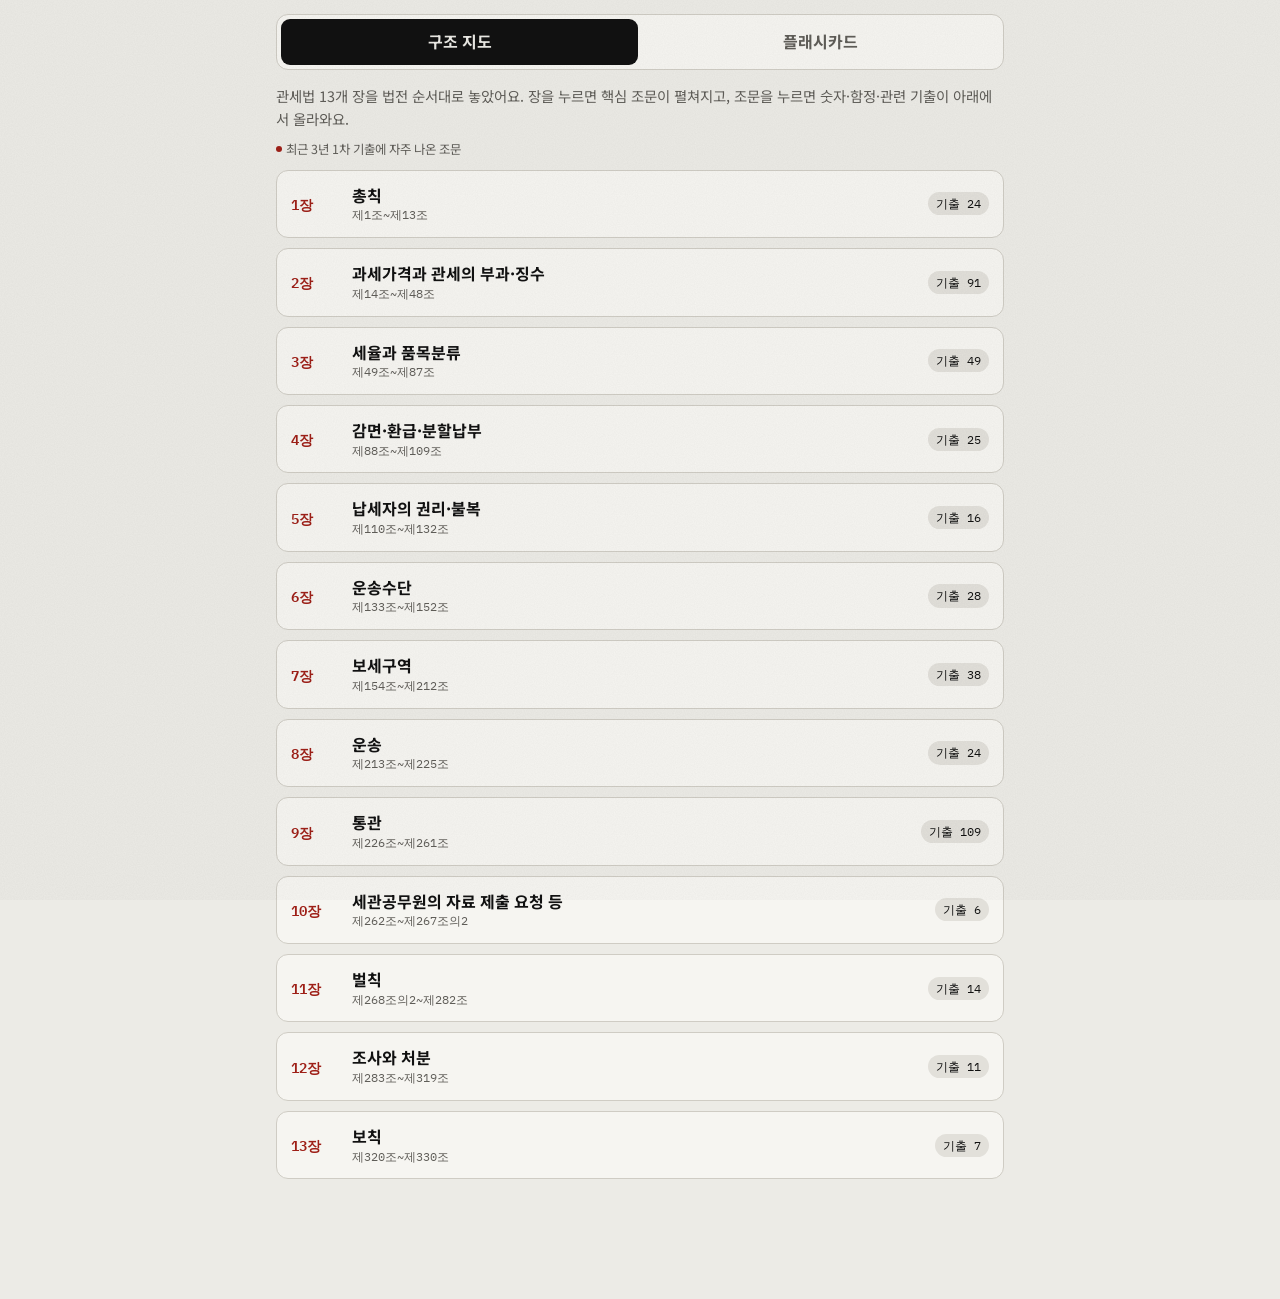
<file: lawmap.html>
<!doctype html>
<html lang="ko">
<head>
<meta charset="utf-8">
<meta name="viewport" content="width=device-width,initial-scale=1,viewport-fit=cover">
<title>관세법 지도</title>
<meta name="claude:viewport-fit-sides" content="cover">
<script>(function(){if(window.self===window.top)return;var r=document.documentElement;try{var t=parent.document.documentElement.getAttribute("data-theme");if(t)r.setAttribute("data-theme",t)}catch(e){}})();</script>
<link rel="preconnect" href="https://fonts.googleapis.com">
<link rel="stylesheet" href="https://fonts.googleapis.com/css2?family=Noto+Sans+KR:wght@400;500;700&family=Noto+Serif+KR:wght@600;900&family=IBM+Plex+Mono:wght@500;600&display=swap">
<style>
/* Layout: 법전 목차처럼 장(章) 띠를 세로로 쌓고, 누르면 아래 시트에 핵심 조문. 플래시카드는 카드 한 장 + 엄지 닿는 하단 버튼 */
:root{
  color-scheme:light;
  --bg:#eef1f4; --surface:#ffffff; --ink:#18212b; --muted:#5b6876; --line:#d5dbe2;
  --accent:#1f4e79; --accent-soft:#dbe6f1; --stamp:#b3261e; --stamp-soft:#f6dedb; --ok:#1d6b45; --ok-soft:#d9eee2; --warn:#8a5a00; --warn-soft:#f6ead2;
  --f-display:"Noto Serif KR","Nanum Myeongjo",serif;
  --f-body:"Noto Sans KR","Apple SD Gothic Neo","Malgun Gothic",sans-serif;
  --f-mono:"IBM Plex Mono",ui-monospace,Menlo,monospace;
  padding-top:env(safe-area-inset-top,0px);padding-bottom:env(safe-area-inset-bottom,0px);
}
@media (prefers-color-scheme: dark){:root:not([data-theme="light"]){
  --bg:#11161c; --surface:#19212a; --ink:#e6ebf0; --muted:#97a3b0; --line:#2c3743;
  --accent:#7fb0e0; --accent-soft:#1e3247; --stamp:#f08a80; --stamp-soft:#3e211f; --ok:#7fd1a4; --ok-soft:#173226; --warn:#e8c070; --warn-soft:#3a2f17; color-scheme:dark}}
:root[data-theme="dark"]{
  --bg:#11161c; --surface:#19212a; --ink:#e6ebf0; --muted:#97a3b0; --line:#2c3743;
  --accent:#7fb0e0; --accent-soft:#1e3247; --stamp:#f08a80; --stamp-soft:#3e211f; --ok:#7fd1a4; --ok-soft:#173226; --warn:#e8c070; --warn-soft:#3a2f17; color-scheme:dark}
*{box-sizing:border-box;-webkit-tap-highlight-color:transparent}
html{-webkit-text-size-adjust:100%}
body{margin:0;background:var(--bg);color:var(--ink);font-family:var(--f-body);font-size:16px;line-height:1.6}
[hidden]{display:none!important}
button{font:inherit;color:inherit;touch-action:manipulation}
button:focus-visible{outline:2px solid var(--accent);outline-offset:2px}
.wrap{max-width:760px;margin:0 auto;padding-block:14px 120px;
  padding-left:max(16px,env(safe-area-inset-left,0px));padding-right:max(16px,env(safe-area-inset-right,0px));
  display:flex;flex-direction:column;gap:14px}
.seg{display:grid;grid-template-columns:1fr 1fr;background:var(--surface);border:1px solid var(--line);border-radius:12px;padding:4px;gap:4px}
.seg button{border:0;background:transparent;border-radius:9px;padding:10px;font-weight:700;color:var(--muted);cursor:pointer;min-height:44px}
.seg button[aria-pressed="true"]{background:var(--ink);color:var(--bg)}
.lead{color:var(--muted);font-size:.9rem;margin:0}

/* map */
.chap{background:var(--surface);border:1px solid var(--line);border-radius:12px;overflow:hidden}
.chap>button{width:100%;border:0;background:transparent;display:grid;grid-template-columns:3.2em 1fr auto;gap:10px;align-items:center;padding:14px;text-align:left;cursor:pointer;min-height:56px}
.chap .no{font-family:var(--f-mono);font-weight:600;color:var(--stamp);font-size:.85rem}
.chap .t{font-weight:700;line-height:1.35}
.chap .t small{display:block;font-weight:400;color:var(--muted);font-size:.78rem;font-family:var(--f-mono)}
.chap .cnt{font-family:var(--f-mono);font-size:.75rem;color:var(--accent);background:var(--accent-soft);border-radius:999px;padding:2px 8px;white-space:nowrap}
.chap .nodes{display:flex;flex-wrap:wrap;gap:6px;padding:0 14px 14px}
.node{border:1px solid var(--line);background:var(--bg);border-radius:999px;padding:8px 12px;font-size:.88rem;cursor:pointer;min-height:40px}
.node .a{font-family:var(--f-mono);font-size:.72rem;color:var(--muted);margin-left:4px}
.node.hot{border-color:var(--stamp)}
.node.hot::after{content:"";display:inline-block;width:6px;height:6px;border-radius:50%;background:var(--stamp);margin-left:6px;vertical-align:2px}
.legend{display:flex;gap:12px;flex-wrap:wrap;font-size:.78rem;color:var(--muted);align-items:center}
.legend i{display:inline-block;width:6px;height:6px;border-radius:50%;background:var(--stamp);margin-right:4px;vertical-align:2px}

/* sheet */
.scrim{position:fixed;inset:0;background:rgba(0,0,0,.35);z-index:20}
.sheet{position:fixed;left:0;right:0;bottom:0;z-index:21;background:var(--surface);border-radius:18px 18px 0 0;max-height:78vh;overflow-y:auto;-webkit-overflow-scrolling:touch;
  padding:10px max(18px,env(safe-area-inset-right,0px)) calc(20px + env(safe-area-inset-bottom,0px)) max(18px,env(safe-area-inset-left,0px));box-shadow:0 -8px 30px rgba(0,0,0,.18)}
@media (min-width:800px){.sheet{left:50%;transform:translateX(-50%);width:720px;bottom:24px;border-radius:18px}}
.grab{width:40px;height:5px;border-radius:3px;background:var(--line);margin:0 auto 10px}
.sheet h2{font-family:var(--f-display);font-weight:900;font-size:1.3rem;margin:0;text-wrap:balance}
.sheet .art{font-family:var(--f-mono);color:var(--stamp);font-size:.8rem}
.sheet ul{margin:10px 0 0;padding-left:1.1em;display:flex;flex-direction:column;gap:6px}
.sheet li{word-break:keep-all;overflow-wrap:anywhere}
.sheet b{color:var(--accent)}
.sheet .trap{margin-top:12px;background:var(--warn-soft);color:var(--ink);border-radius:8px;padding:10px 12px;font-size:.9rem}
.sheet .trap strong{color:var(--warn)}
.sheet .row{display:flex;gap:8px;margin-top:14px;flex-wrap:wrap}
.btn{border:1px solid var(--line);background:var(--surface);border-radius:10px;padding:10px 14px;cursor:pointer;min-height:44px;font-weight:500}
.btn.primary{background:var(--accent);border-color:var(--accent);color:var(--bg);font-weight:700}

/* cards */
.deckbar{display:grid;grid-template-columns:repeat(3,1fr);gap:8px}
.stat{background:var(--surface);border:1px solid var(--line);border-radius:10px;padding:10px;text-align:center}
.stat .v{font-family:var(--f-mono);font-size:1.4rem;font-weight:600;font-variant-numeric:tabular-nums}
.stat .k{font-size:.72rem;color:var(--muted);letter-spacing:.04em}
.stat.due .v{color:var(--stamp)} .stat.new .v{color:var(--accent)} .stat.done .v{color:var(--ok)}
.card{background:var(--surface);border:1px solid var(--line);border-radius:16px;min-height:300px;display:flex;flex-direction:column;justify-content:center;gap:12px;padding:22px;text-align:center;cursor:pointer;user-select:none;-webkit-user-select:none;touch-action:pan-y}
.card .tag{font-family:var(--f-mono);font-size:.75rem;color:var(--muted)}
.card .front{font-family:var(--f-display);font-weight:900;font-size:1.3rem;line-height:1.5;text-wrap:balance;word-break:keep-all}
.card .back{border-top:1px dashed var(--line);padding-top:12px;font-size:1.08rem;font-weight:500;word-break:keep-all;overflow-wrap:anywhere}
.card .back .ref{display:block;margin-top:6px;font-family:var(--f-mono);font-size:.75rem;color:var(--stamp);font-weight:500}
.card .hint{font-size:.8rem;color:var(--muted)}
.rate{position:fixed;left:0;right:0;bottom:0;z-index:10;background:var(--surface);border-top:1px solid var(--line);
  padding:10px max(16px,env(safe-area-inset-right,0px)) calc(10px + env(safe-area-inset-bottom,0px)) max(16px,env(safe-area-inset-left,0px))}
.rate .in{max-width:760px;margin:0 auto;display:grid;grid-template-columns:repeat(4,1fr);gap:8px}
.rate button{border:0;border-radius:12px;padding:10px 4px;min-height:58px;cursor:pointer;font-weight:700;display:flex;flex-direction:column;align-items:center;gap:2px}
.rate button small{font-family:var(--f-mono);font-weight:500;font-size:.72rem;opacity:.8}
.r1{background:var(--stamp-soft);color:var(--stamp)} .r2{background:var(--warn-soft);color:var(--warn)} .r3{background:var(--ok-soft);color:var(--ok)} .r4{background:var(--accent-soft);color:var(--accent)}
.rate .show{grid-column:1/-1;background:var(--ink);color:var(--bg);min-height:52px;font-size:1rem}
.empty{color:var(--muted);text-align:center;padding:30px 10px}
.tools{display:flex;gap:8px;flex-wrap:wrap;justify-content:space-between;align-items:center}
.tools .note{font-size:.78rem;color:var(--muted)}
@media (prefers-reduced-motion:no-preference){.sheet{animation:up .22s ease-out}@keyframes up{from{transform:translateY(30px);opacity:.6}}}
@media (prefers-reduced-motion:no-preference) and (min-width:800px){.sheet{animation:none}}
</style>
<link rel="stylesheet" href="theme.css">
</head>
<body>
<div class="wrap">
  <div class="seg" role="group" aria-label="보기 선택">
    <button type="button" id="v-map" aria-pressed="true">구조 지도</button>
    <button type="button" id="v-card" aria-pressed="false">플래시카드</button>
  </div>

  <section id="mapv">
    <div class="wrap" style="padding:0;gap:10px">
      <p class="lead">관세법 13개 장을 법전 순서대로 놓았어요. 장을 누르면 핵심 조문이 펼쳐지고, 조문을 누르면 숫자·함정·관련 기출이 아래에서 올라와요.</p>
      <div class="legend"><span><i></i>최근 3년 1차 기출에 자주 나온 조문</span></div>
      <div id="chaps" style="display:flex;flex-direction:column;gap:10px"></div>
    </div>
  </section>

  <section id="cardv" hidden>
    <div class="wrap" style="padding:0;gap:12px">
      <div class="deckbar">
        <div class="stat due"><div class="v" id="s-due">0</div><div class="k">복습할 카드</div></div>
        <div class="stat new"><div class="v" id="s-new">0</div><div class="k">오늘 새 카드</div></div>
        <div class="stat done"><div class="v" id="s-done">0</div><div class="k">익힌 카드</div></div>
      </div>
      <div class="card" id="card" role="button" tabindex="0" aria-live="polite"></div>
      <div class="tools">
        <span class="note">카드를 누르거나 스페이스로 뒤집기 · 1~4로 평가</span>
        <button type="button" class="btn" id="reset" style="min-height:36px;padding:6px 12px;font-size:.82rem">카드 기록 초기화</button>
      </div>
    </div>
  </section>
</div>

<div class="scrim" id="scrim" hidden></div>
<div class="sheet" id="sheet" role="dialog" aria-modal="true" aria-labelledby="sh-t" hidden></div>
<div class="rate" id="rate" hidden><div class="in" id="rate-in"></div></div>

<script src="gichul-data.js"></script>
<script>
const $=s=>document.querySelector(s);
const esc=s=>String(s).replace(/[&<>"]/g,c=>({"&":"&amp;","<":"&lt;",">":"&gt;",'"':"&quot;"}[c]));
const get=(k,d)=>{try{const v=localStorage.getItem(k);return v?JSON.parse(v):d}catch(e){return d}};
const put=(k,v)=>{try{localStorage.setItem(k,JSON.stringify(v))}catch(e){}};

/* ---------- 관세법 구조 ---------- */
const CH=[
 {no:"1장",t:"총칙",a:"제1조~제13조",n:[
  {t:"용어의 정의",a:"제2조",k:["용어의 정의","용어에 관한","외국물품인 것","탁송품"],p:["<b>수입</b>: 외국물품을 우리나라에 반입(보세구역 경유 시 보세구역에서 반입)하거나 우리나라에서 소비·사용","<b>반송</b>: 국내 도착 외국물품이 수입통관절차를 <b>거치지 않고</b> 다시 외국으로 반출","<b>내국물품</b>: 우리나라 물품으로 외국물품 아닌 것, 우리 선박이 공해에서 포획한 수산물, 입항전수입신고 수리 물품, 수입신고 수리 전 반출승인 물품, 즉시반출 물품","<b>탁송품</b>: 상업서류·견본품 등을 휴대 반출입 업자에게 위탁해 <b>우리나라에 반입</b>하는 물품"],trap:"'반송은 수입통관절차를 거쳐 반출'·'탁송품은 외국으로 반출'처럼 방향과 절차를 뒤집는 지문이 매년 나온다."},
  {t:"기간과 기한",a:"제8조",k:["기간과 기한","기간을 계산"],p:["수입신고수리전 반출승인을 받으면 그 <b>승인일</b>을 수리일로 본다","기한이 공휴일·토요일이면 <b>그 다음 날</b>이 기한","국가관세종합정보시스템 장애로 신고 불가 시 <b>장애 복구일의 다음 날</b>이 기한"],trap:"'그 전날', '복구된 날' 같은 하루 차이 함정."},
  {t:"관세의 납부기한",a:"제9조",k:["납부기한","월별납부"],p:["신고납부: 수입신고 <b>수리일부터 15일</b> 이내","납부고지: 고지를 <b>받은 날부터 15일</b> 이내","즉시반출: 수입신고일부터 15일 이내","월별납부: 승인 유효기간은 승인일부터 <b>2년</b>이 되는 날이 속하는 달의 말일까지"]},
  {t:"천재지변 등 기한연장",a:"제10조",k:["기한을 연장","기한연장"],p:["천재지변 등 사유로 신고·신청·납부를 못하면 <b>1년</b>을 넘지 않는 기간에서 연장"]}
 ]},
 {no:"2장",t:"과세가격과 관세의 부과·징수",a:"제14조~제48조",n:[
  {t:"과세물건 확정시기",a:"제16조",k:["확정의 시기","확정시기"],p:["원칙: <b>수입신고를 하는 때</b>","우편물: 통관우체국에 도착한 때","도난·분실물품: 도난되거나 분실된 때","보세운송기간 경과: 보세운송을 신고하거나 승인받은 때","즉시반출: 즉시반출신고를 한 때","매각물품: 매각된 때"],trap:"예외 시점끼리 바꿔 끼우는 지문(수취인 주소지 도착, 회수된 때 등)."},
  {t:"적용법령·환율",a:"제17조·제18조",k:["적용 법령","환율"],p:["적용법령: <b>수입신고 당시</b>의 법령(예외 시점은 그때 법령)","과세환율: 수입신고일이 속하는 주의 <b>전주</b> 기준환율 평균을 기초로 관세청장이 정함"]},
  {t:"납세의무자",a:"제19조",k:["납세의무자","연대하여"],p:["원칙: 수입신고 시의 <b>화주</b>","대행수입에서 화주 불분명: 수입을 <b>위탁한 자</b>","우편물: 수취인, 도난·분실 보세운송물품: 보세운송 신고·승인을 받은 자","공동사업 물품: 공동사업자 연대납부"],trap:"'위탁받은 자'로 바꾼 지문 주의."},
  {t:"제척기간·소멸시효",a:"제21조~제23조",k:["제척기간","소멸시효"],p:["부과 제척기간 <b>5년</b>(부정행위 10년)","징수권 소멸시효: 5억원 이상 <b>10년</b>, 그 외 <b>5년</b>","환급청구권 소멸시효 <b>5년</b>","분할납부·징수유예 기간 중에는 시효가 진행하지 않음"]},
  {t:"납세담보",a:"제24조~제26조",k:["납세담보","담보물","담보의 종류"],p:["종류: 금전, 국채·지방채, 유가증권, 납세보증보험증권, 토지, 보험 든 건물·공장재단 등, 보증인의 납세보증서","보증보험증권·보증서: 세관장 요청 시 언제든 지급한다는 내용이어야","포괄담보 제공 가능, 충당 후 잔액은 보증인에게 반환"]},
  {t:"과세가격 결정",a:"제30조~제35조",k:["과세가격","거래가격","특수관계","권리사용료"],p:["순서: 제1(거래가격) → 제2(동종·동질) → 제3(유사) → 제4(국내판매가격) → 제5(산정가격) → 제6(합리적 기준)","제4·제5는 납세의무자 요청 시 순서 교체","가산: 수수료·중개료(구매수수료 제외), 용기·포장비, 생산지원, 권리사용료, 사후귀속이익, 운임·보험료","특수관계: 의결권 주식 <b>5%</b> 이상 등"],trap:"특수관계 3%·구매수수료 가산 등 숫자·항목 바꾸기."},
  {t:"신고납부·보정·경정",a:"제38조~제38조의3",k:["보정","경정청구","수정신고","세액심사"],p:["세액심사는 원칙적으로 수리 후, 감면·분할납부 물품 등은 수리 전","보정신청: 신고납부한 날부터 <b>6개월</b> 이내","경정청구: 최초 신고납부한 날부터 <b>5년</b> 이내"]},
  {t:"부과고지·징수 최저한",a:"제39조·제40조",k:["부과고지","최저한"],p:["부과고지 대상: 여행자 휴대품·별송품, 우편물, 법령상 세관장 부과 물품, 수리 전 가동된 보세건설장 시설 등","징수 최저한: <b>1만원</b> 미만이면 징수 안 함(수리일을 납부일로 봄)"]},
  {t:"가산세",a:"제42조",k:["가산세"],p:["과소신고: 부족세액의 <b>10%</b> + 이자상당액","부정행위: 부족세액의 <b>40%</b>"]}
 ]},
 {no:"3장",t:"세율과 품목분류",a:"제49조~제87조",n:[
  {t:"세율 적용 우선순위",a:"제50조",k:["적용 순위","우선하여 적용"],p:["1순위: 덤핑방지·상계·보복·긴급관세 등","국제협력관세·편익관세: 기본·잠정세율보다 <b>낮을 때만</b> 우선","할당·계절관세 인하분: 일반특혜관세보다 낮을 때만 우선"]},
  {t:"덤핑방지관세",a:"제51조~제56조",k:["덤핑"],p:["정상가격과 덤핑가격의 <b>차액 이하</b>로 부과","조치 효력: 시행일부터 <b>5년</b>"]},
  {t:"상계관세",a:"제57조~제62조",k:["상계관세","보조금"],p:["수출국 보조금·장려금을 받은 물품","조치 효력: <b>5년</b>(기획재정부령으로 따로 정하면 그에 따름)"]},
  {t:"긴급관세",a:"제65조~제67조",k:["긴급관세"],p:["부과기간 <b>4년</b> 이내, 연장 포함 총 <b>8년</b> 이내","잠정긴급관세 <b>200일</b> 초과 불가","부과조치 결정 시행일 이후 수입 물품에만 적용"]},
  {t:"할당·계절·조정관세",a:"제69조~제72조",k:["할당관세","계절관세","조정관세"],p:["할당관세: 기본세율에서 <b>40%p</b> 범위 인하(수량 초과분은 40%p 범위 가산 가능)","계절관세: 계절 가격차가 큰 물품, 국내외 가격차 범위에서 올리거나 40% 범위에서 내림"]},
  {t:"국제협력·편익관세",a:"제73조·제74조",k:["국제협력관세","편익관세","양허"],p:["양허 한도: 기본관세율의 <b>100분의 50</b> 범위","양허한 농림축산물 가격 하락 시 양허세율 초과 부과 가능"]},
  {t:"간이·합의·용도세율",a:"제81조~제83조",k:["간이세율","합의세율","용도세율"],p:["간이세율: 여행자 휴대품, 우편물, 탁송품·별송품 등","제외: 종량세 물품, 고가품, 감면·무세 물품, 수출용원재료 등","합의세율: 일괄 신고 물품 중 <b>가장 높은</b> 세율"]},
  {t:"품목분류 사전심사",a:"제86조",k:["사전심사","품목분류"],p:["관세청장이 <b>30일</b> 이내 통지","재심사 신청: 통지받은 날부터 <b>30일</b> 이내 → 60일 이내 통지","반려: <b>동일</b> 물품 이미 수출입신고, 불복·소송 진행 중, 보정 미이행 등"]}
 ]},
 {no:"4장",t:"감면·환급·분할납부",a:"제88조~제109조",n:[
  {t:"외교관용·정부용품 면세",a:"제88조·제92조",k:["외교관","정부용품"],p:["외교관용: 외국 공관 업무용품, 대사·가족 사용품, 정부와 사업계약한 외국계약자 업무용품 등","재외공관 반환 공용품은 정부용품 면세(제92조)"]},
  {t:"소액물품 면세",a:"제94조",k:["소액물품"],p:["거주자가 받는 자가사용 물품: 물품가격 미화 <b>150달러</b> 이하","상업용 견본품 등"]},
  {t:"재수출면세·재수출감면",a:"제97조·제98조",k:["재수출"],p:["재수출면세: 수리일부터 <b>1년</b> 범위","재수출감면 감면율: 6개월 85% · 1년 70% · 2년 55% · 3년 40% · 4년 30%","재수출면세 미수출 가산세: 500만원 한도, 관세의 20%"],trap:"감면율 표를 한 칸씩 밀어 내는 지문."},
  {t:"감면 사후관리",a:"제102조·영 제129조",k:["사후관리","용도외","반입하여야"],p:["감면 신청은 원칙적으로 수리 전","감면·분할납부 물품: 수리일부터 <b>1개월</b> 이내 설치장소 반입","사후관리기간: 세율×감면율 3% 이하 1년, 3%초과 7%이하 2년 범위"]},
  {t:"분할납부",a:"제107조",k:["분할납부"],p:["천재지변 등: 1년 범위 분할납부","특정 물품(정부·지자체 수입 등) 5년 범위"]}
 ]},
 {no:"5장",t:"납세자의 권리·불복",a:"제110조~제132조",n:[
  {t:"관세조사",a:"제110조~제118조",k:["관세조사","통합하여 조사","권리헌장"],p:["사전통지: 조사 시작 <b>15일 전</b>","통합조사가 원칙(긴급 조사 필요 시 특정 분야만 가능)","변호사·관세사 조사 참여 가능","과세전통지 생략: 제척기간이 통지일부터 <b>3개월 이내</b> 만료 등"]},
  {t:"심사청구·심판청구·이의신청",a:"제119조~제132조",k:["심사청구","심판청구","이의신청","대리인"],p:["청구 기간: 처분을 <b>안 날</b>부터 <b>90일</b>","심사청구: 세관장 거쳐 관세청장, 세관장은 7일 내 송부","결정: <b>90일</b> 이내","대리인 해임은 서면으로 신고"]}
 ]},
 {no:"6장",t:"운송수단",a:"제133조~제152조",n:[
  {t:"국제항",a:"제133조~제134조",k:["국제항"],p:["대통령령으로 지정","항구 기준: 5천톤급 이상 국제무역선 연 <b>50회</b> 이상 입항","국제항 외 출입 허가수수료 총액 <b>50만원</b> 한도"]},
  {t:"입출항·하역·환적",a:"제135조~제146조",k:["입항","출항","하역","적재화물목록"],p:["입항보고, 출항허가, 국제항 바깥 하역·환적은 허가","군함·군용기, 국가원수 전용 선박·항공기는 국제무역선 규정 준용 안 함"]}
 ]},
 {no:"7장",t:"보세구역",a:"제154조~제212조",n:[
  {t:"보세구역의 종류",a:"제154조",k:["보세구역"],p:["지정보세구역: 지정장치장, 세관검사장(세관장 지정)","특허보세구역: 보세창고·보세공장·보세전시장·보세건설장·보세판매장","종합보세구역: 관세청장이 지정"]},
  {t:"지정장치장·세관검사장",a:"제169조~제173조",k:["지정장치장","세관검사장"],p:["지정장치장 장치기간 <b>6개월</b> 범위(3개월 연장)","세관검사장은 <b>세관장</b>이 지정"]},
  {t:"특허보세구역",a:"제174조~제182조",k:["특허보세구역","특허기간","반입정지","보세창고"],p:["특허기간 <b>10년</b> 이내(보세전시장·건설장 제외)","보세창고 외국물품 장치기간 1년 범위","보세판매장 특허수수료: 매출액 구간별(1조원 초과분 1만분의 100)"]},
  {t:"종합보세구역",a:"제197조~제205조",k:["종합보세구역"],p:["관세청장이 직권 또는 신청으로 지정","외국물품 반입·반출은 세관장에게 신고"]},
  {t:"장치기간경과물품 매각",a:"제208조~제212조",k:["매각","장치기간경과"],p:["매각 방법: 일반경쟁입찰·지명경쟁입찰·수의계약·경매·위탁판매","매각대금 충당 순서는 조문 확인"]}
 ]},
 {no:"8장",t:"운송",a:"제213조~제225조",n:[
  {t:"보세운송",a:"제213조~제220조",k:["보세운송"],p:["화주 명의로도 신고 가능","수출신고 수리 물품은 관세청장이 정하는 것 외에는 보세운송절차 생략","세관장이 담보 제공 요구 가능"]},
  {t:"내국운송·보세운송업자",a:"제221조~제225조",k:["내국운송","보세운송업자"],p:["내국물품을 국제무역선·기로 운송하려면 내국운송 신고","보세운송업자 등 등록, 효력 상실 사유: 해산, 등록취소 등"]}
 ]},
 {no:"9장",t:"통관",a:"제226조~제261조",n:[
  {t:"원산지",a:"제229조~제233조",k:["원산지"],p:["완전생산기준 + 실질적변형기준","원산지증명서: 제출일부터 소급 <b>1년</b> 이내 발행","과세가격 <b>15만원</b> 이하는 제출 면제"]},
  {t:"통관의 제한·보류",a:"제234조~제237조",k:["지식재산권","통관 보류","통관의 보류"],p:["지식재산권 침해물품 통관 보류·유치 요청","통관 보류 사유: 신고 서류 미비, 법령 위반, 체납 등"]},
  {t:"수출·수입·반송 신고",a:"제241조~제243조",k:["수입신고","수출신고","신고하여야","241조"],p:["관세청장이 정하는 보세구역 반입 물품: 반입일부터 <b>30일</b> 이내 신고, 위반 시 과세가격 2% 범위 가산세","여행자 휴대품 신고 불이행: 납부세액의 <b>40%</b>(반복 60%)","신고사항: 품명·규격·수량·가격, 장치장소, 원산지표시 등"]},
  {t:"입항전수입신고·즉시반출",a:"제244조·제253조",k:["입항전수입신고","즉시반출"],p:["입항전신고: 선박 입항 <b>5일</b> 전, 항공기 <b>1일</b> 전부터","입항전신고 물품은 우리나라에 도착한 것으로 봄","즉시반출 후 <b>10일</b> 이내 수입신고"]},
  {t:"우편물",a:"제256조~제261조",k:["우편물"],p:["통관우체국 경유, 관세청장이 지정","세관장 결정은 <b>통관우체국의 장</b>에게 통지","반송되면 납세의무 소멸","사전전자정보는 입항 <b>전</b> 제출"]},
  {t:"전자상거래물품 특별통관",a:"제254조",k:["전자상거래"],p:["관세청장이 특별통관 대상 업체·물품, 신고 방법, 납부방법 등을 따로 정함"]}
 ]},
 {no:"10장",t:"세관공무원의 자료 제출 요청 등",a:"제262조~제267조의2",k2:true,n:[
  {t:"과세자료 요청·마약류 정보",a:"제264조 등",k:["과세자료","마약류"],p:["관계 기관에 과세자료 요청, 비밀유지의무 위반은 징역·벌금 병과 가능","마약류 위치정보 수집 주체는 관세청장"]}
 ]},
 {no:"11장",t:"벌칙",a:"제268조의2~제282조",n:[
  {t:"밀수출입죄",a:"제269조",k:["밀수출입"],p:["밀수입: 5년 이하 징역 또는 관세액 10배와 물품원가 중 높은 금액 이하 벌금","다른 물품으로 신고하여 수입도 같은 처벌","신고 없이 수출·반송: 3년 이하 징역 또는 물품원가 이하 벌금"]},
  {t:"관세포탈죄 등",a:"제270조",k:["관세포탈","포탈죄"],p:["과세가격·관세율 거짓 신고 수입(구매대행업자 포함)","부정 감면·부정 환급, 수입제한 회피 부분품 수입 등","밀수출입죄와 함께 교사·방조·미수·예비 처벌(제271조)"]},
  {t:"과태료",a:"제277조",k:["과태료"],p:["질문 거짓 진술, 보고 거짓, 물품 제시 거부 등","부정 적재화물목록 작성은 벌금형(과태료 아님)"]}
 ]},
 {no:"12장",t:"조사와 처분",a:"제283조~제319조",n:[
  {t:"관세범 조사",a:"제283조~",k:["관세범"],p:["조사·처분은 세관공무원","여성 신변수색 시 성년 여성 참여","압수는 '할 수 있다'"]},
  {t:"통고처분",a:"제311조",k:["통고처분"],p:["벌금 상당액: 최고액의 <b>30%</b>(물품원가 기준 시 30%)","자진납부·자수 등은 <b>50%</b> 범위 감경"]}
 ]},
 {no:"13장",t:"보칙",a:"제320조~제330조",n:[
  {t:"사업 허가 제한",a:"제326조",k:["허가등의 제한","체납하고"],p:["관세 등 <b>3회</b> 이상 체납 + 합계 <b>500만원</b> 이상이면 사업정지·허가취소 요구"]},
  {t:"청문·출국금지",a:"제328조 등",k:["청문","출국금지"],p:["청문 대상 처분 목록 암기(지정보세구역 지정취소 등)","체납 관세 <b>5천만원</b> 미만이 되면 출국금지 해제 요청"]}
 ]}
];
const LAWQ=(window.Q1||[]).filter(q=>q.s==="law");
const qtext=q=>[...q.q.map(([t,v])=>t==="p"?v:v.join(" ")),...q.o].join(" ");
function related(node){
  return LAWQ.filter(q=>node.k.some(k=>qtext(q).includes(k)));
}
function renderMap(){
  $("#chaps").innerHTML=CH.map((c,ci)=>{
    const total=c.n.reduce((s,n)=>s+related(n).length,0);
    return `<div class="chap"><button type="button" aria-expanded="false" data-ch="${ci}"><span class="no">${c.no}</span><span class="t">${esc(c.t)}<small>${c.a}</small></span><span class="cnt">기출 ${total}</span></button>
      <div class="nodes" hidden>${c.n.map((n,ni)=>{const r=related(n).length;return `<button type="button" class="node ${r>=4?"hot":""}" data-node="${ci}.${ni}">${esc(n.t)}<span class="a">${n.a}</span></button>`}).join("")}</div></div>`}).join("");
}
function openSheet(ci,ni){
  const n=CH[ci].n[ni], rel=related(n);
  $("#sheet").innerHTML=`<div class="grab"></div><div class="art">${CH[ci].no} ${esc(CH[ci].t)} · ${n.a}</div><h2 id="sh-t">${esc(n.t)}</h2>
   <ul>${n.p.map(x=>`<li>${x}</li>`).join("")}</ul>
   ${n.trap?`<div class="trap"><strong>함정 주의</strong> ${esc(n.trap)}</div>`:""}
   <div class="row">${rel.length?`<button type="button" class="btn primary" data-drill="${ci}.${ni}">관련 기출 ${rel.length}문제 풀기</button>`:""}<button type="button" class="btn" data-close>닫기</button></div>`;
  $("#sheet").hidden=false;$("#scrim").hidden=false;$("#sheet").scrollTop=0;
  $("#sheet").querySelector("button")?.focus();
}
function closeSheet(){$("#sheet").hidden=true;$("#scrim").hidden=true}
$("#scrim").onclick=closeSheet;
document.addEventListener("keydown",e=>{if(e.key==="Escape")closeSheet()});
// swipe down to close
(function(){let y0=null;const sh=$("#sheet");
 sh.addEventListener("touchstart",e=>{if(sh.scrollTop<=0)y0=e.touches[0].clientY},{passive:true});
 sh.addEventListener("touchmove",e=>{if(y0!==null&&e.touches[0].clientY-y0>90){y0=null;closeSheet()}},{passive:true});
 sh.addEventListener("touchend",()=>{y0=null});})();

document.addEventListener("click",e=>{
  const b=e.target.closest("button");if(!b)return;
  if(b.dataset.ch!==undefined){const nodes=b.nextElementSibling;const open=nodes.hidden;nodes.hidden=!open;b.setAttribute("aria-expanded",open);return}
  if(b.dataset.node){const [c,n]=b.dataset.node.split(".").map(Number);openSheet(c,n);return}
  if(b.hasAttribute("data-close")){closeSheet();return}
  if(b.dataset.drill){
    const [c,n]=b.dataset.drill.split(".").map(Number);
    const ids=related(CH[c].n[n]).map(q=>q.id);
    put("gc-drill",{label:CH[c].n[n].t,ids});
    try{parent.location.hash="gc1"}catch(_){location.href="gichul.html"}
    closeSheet();return}
});

/* ---------- 플래시카드 (간격 반복) ---------- */
const CARDS=[
 ["신고납부한 관세의 납부기한은?","수입신고 수리일부터 15일 이내","제9조"],
 ["납부고지를 받은 관세의 납부기한은?","납부고지를 받은 날부터 15일 이내","제9조"],
 ["수입신고전 즉시반출한 물품의 관세 납부기한은?","수입신고일부터 15일 이내","제9조"],
 ["월별납부 승인의 유효기간은?","승인일부터 2년이 되는 날이 속하는 달의 말일까지","제9조"],
 ["관세법상 기한이 공휴일이면?","그 다음 날이 기한","제8조"],
 ["전산 장애로 기한까지 신고하지 못하면 기한은?","장애가 복구된 날의 다음 날","제8조"],
 ["천재지변 등에 따른 기한연장 한도는?","1년을 넘지 않는 기간","제10조"],
 ["과세물건 확정시기의 원칙은?","수입신고를 하는 때","제16조"],
 ["우편물의 과세물건 확정시기는?","통관우체국에 도착한 때","제16조"],
 ["도난·분실물품의 과세물건 확정시기는?","도난되거나 분실된 때","제16조"],
 ["매각되는 물품의 과세물건 확정시기는?","해당 물품이 매각된 때","제16조"],
 ["관세 부과에 적용하는 법령의 원칙은?","수입신고 당시의 법령","제17조"],
 ["과세가격 환산 환율은?","수입신고일이 속하는 주의 전주 기준환율 평균을 기초로 관세청장이 정한 율","제18조"],
 ["대행수입 물품의 화주가 불분명하면 납세의무자는?","수입을 위탁한 자","제19조"],
 ["관세 부과 제척기간은?","5년 (부정한 방법이면 10년)","제21조"],
 ["관세징수권 소멸시효는?","5억원 이상 10년, 그 외 5년","제22조"],
 ["관세환급청구권 소멸시효는?","5년","제22조"],
 ["법률 개정으로 환급하는 경우 환급청구권 소멸시효 기산일은?","그 법률의 시행일","영 제7조"],
 ["보정신청 기간은?","신고납부한 날부터 6개월 이내","제38조의2"],
 ["경정청구 기간은?","최초 신고납부한 날부터 5년 이내","제38조의3"],
 ["징수금액의 최저한은?","1만원 미만 (수리일을 납부일로 봄)","영 제37조"],
 ["과소신고 가산세율은?","부족세액의 10% + 이자상당액, 부정행위는 40%","제42조"],
 ["세관장이 요청하면 언제든 지급한다는 내용이어야 하는 담보 2가지는?","납세보증보험증권, 보증인의 납세보증서","영 제10조"],
 ["과세가격 결정방법 6가지 순서는?","거래가격 → 동종·동질 → 유사물품 → 국내판매가격 → 산정가격 → 합리적 기준","제30조~제35조"],
 ["제4방법과 제5방법의 순서를 바꿀 수 있는 경우는?","납세의무자가 요청할 때","제35조"],
 ["과세가격 가산요소 중 가산하지 않는 수수료는?","구매수수료","제30조"],
 ["특수관계가 되는 주식 소유 비율은?","의결권 있는 주식 5% 이상","영 제23조"],
 ["권리사용료 가산 요건 2가지는?","해당 물품에 관련 + 거래조건으로 지급","영 제19조"],
 ["덤핑방지관세 부과 한도는?","정상가격과 덤핑가격의 차액 이하","제51조"],
 ["덤핑방지조치·상계조치의 효력 기간은?","시행일부터 5년","제56조·제62조"],
 ["긴급관세 부과기간과 총 적용기간은?","4년 이내, 연장 포함 총 8년 이내","제66조"],
 ["잠정긴급관세 최대 기간은?","200일","제66조"],
 ["할당관세 인하 폭은?","기본세율에서 100분의 40 범위","제71조"],
 ["국제협력관세 양허 한도는?","기본관세율의 100분의 50 범위","제73조"],
 ["합의세율은 어떤 세율을 적용?","일괄 신고 물품 중 가장 높은 세율","제82조"],
 ["간이세율을 적용하지 않는 대표 물품은?","종량세 물품, 고가품, 감면·무세 물품, 수출용원재료","영 제96조"],
 ["세율 적용 1순위 그룹은?","덤핑방지·상계·보복·긴급관세 등","제50조"],
 ["품목분류 사전심사 결과 통지 기한은?","신청일부터 30일 이내","제86조"],
 ["품목분류 재심사 신청 기한은?","통지를 받은 날부터 30일 이내","제86조"],
 ["소액물품 면세 기준은?","물품가격 미화 150달러 이하 자가사용 물품","규칙 제45조"],
 ["재수출면세 기간은?","수입신고 수리일부터 1년 범위","제97조"],
 ["재수출감면 감면율(6개월/1년/2년/3년/4년)은?","85% / 70% / 55% / 40% / 30%","제98조"],
 ["재수출면세 물품 미수출 가산세는?","관세의 20%, 500만원 한도","제97조"],
 ["감면·분할납부 승인 물품의 설치장소 반입 기한은?","수입신고 수리일부터 1개월 이내","영 제129조"],
 ["관세 감면 신청 시기의 원칙은?","수입신고 수리 전","영 제112조"],
 ["관세조사 사전통지 기한은?","조사 시작 15일 전","제114조"],
 ["과세전통지를 생략할 수 있는 제척기간 요건은?","통지하려는 날부터 3개월 이내에 제척기간 만료","제118조"],
 ["심사청구·이의신청·심판청구 기간은?","처분을 안 날부터 90일 이내","제121조"],
 ["심사청구 결정 기한은?","청구를 받은 날부터 90일 이내","제127조"],
 ["심사청구서를 받은 세관장의 송부 기한은?","7일 이내 의견서 첨부해 관세청장에게","제122조"],
 ["국제항 지정 기준(항구)은?","5천톤급 이상 국제무역선 연 50회 이상 입항","제133조·시행령"],
 ["국제항 외 출입 허가수수료 총액 한도는?","50만원","제134조·시행규칙"],
 ["국제무역선 규정을 준용하지 않는 것은?","군함·군용기, 국가원수 전용 선박·항공기","제146조"],
 ["지정보세구역 2가지는?","지정장치장, 세관검사장","제154조"],
 ["세관검사장 지정권자는?","세관장","제171조"],
 ["지정장치장 장치기간은?","6개월 범위(3개월 연장)","제170조"],
 ["특허보세구역 특허기간은?","10년 이내 (보세전시장·보세건설장 제외)","제176조"],
 ["종합보세구역 지정권자는?","관세청장","제197조"],
 ["장치기간경과물품 매각 방법 5가지는?","일반경쟁입찰, 지명경쟁입찰, 수의계약, 경매, 위탁판매","제210조"],
 ["관세청장이 정한 보세구역 반입 물품의 신고 기한은?","반입일부터 30일 이내 (위반 시 과세가격 2% 범위 가산세)","제241조"],
 ["여행자 휴대품 신고 불이행 가산세는?","납부세액의 40% (반복 60%)","제241조"],
 ["입항전수입신고 시작 시점은?","선박 입항 5일 전, 항공기 1일 전","영 제249조"],
 ["즉시반출 후 수입신고 기한은?","반출일부터 10일 이내","제253조"],
 ["관세청장이 정한 보세구역 수리 물품의 반출 기한은?","수입신고 수리일부터 15일 이내","제157조의2"],
 ["원산지증명서 유효 요건은?","제출일부터 소급해 1년 이내 발행","영 제236조"],
 ["원산지증명서 제출 면제 과세가격은?","15만원 이하","영 제236조"],
 ["우편물 통관 결정은 누구에게 통지?","통관우체국의 장","제259조"],
 ["우편물이 반송되면 납세의무는?","소멸한다","제261조"],
 ["밀수입죄 법정형은?","5년 이하 징역 또는 관세액 10배와 물품원가 중 높은 금액 이하 벌금","제269조"],
 ["신고 없이 수출·반송한 자의 법정형은?","3년 이하 징역 또는 물품원가 이하 벌금","제269조"],
 ["교사·방조·미수·예비를 모두 처벌하는 죄는?","밀수출입죄, 관세포탈죄 등","제271조"],
 ["통고처분 벌금 상당액은?","벌금 최고액의 30% (자진납부 등은 50% 범위 감경)","영 제270조의2"],
 ["사업 허가 제한 요건은?","관세 등 3회 이상 체납 + 합계 500만원 이상","제326조"],
 ["출국금지 해제를 즉시 요청해야 하는 체납액 기준은?","5천만원 미만","영 제?"],
 ["FTA 칠레 원산지증명서 유효기간은?","서명일부터 2년","FTA특례법 시행령"],
 ["EFTA 회원국 4개국은?","스위스, 노르웨이, 아이슬란드, 리히텐슈타인","FTA특례법"],
 ["FTA 협정관세 사후적용 신청 기한은?","수입신고 수리일부터 1년 이내","FTA특례법 제9조"]
].map(([f,b,r],i)=>({id:"c"+i,f,b,r:r.replace("영 제?","관세법 시행령")}));
const NEW_PER_DAY=20;
const DAY=86400000;
let srs=get("law-srs",{}); // id -> {due, ivl, ease, reps}
let seenToday=get("law-srs-day",{d:"",n:0});
const today=()=>new Date().toISOString().slice(0,10);
if(seenToday.d!==today())seenToday={d:today(),n:0};
let current=null, flipped=false;
function queue(){
  const now=Date.now();
  const due=CARDS.filter(c=>srs[c.id]&&srs[c.id].due<=now).sort((a,b)=>srs[a.id].due-srs[b.id].due);
  const fresh=CARDS.filter(c=>!srs[c.id]);
  return {due,fresh,newLeft:Math.max(0,NEW_PER_DAY-seenToday.n)};
}
function stats(){
  const q=queue();
  $("#s-due").textContent=q.due.length;
  $("#s-new").textContent=Math.min(q.newLeft,q.fresh.length);
  $("#s-done").textContent=CARDS.filter(c=>srs[c.id]&&srs[c.id].ivl>=7).length;
}
function fmt(ivl){return ivl<1?"10분":ivl<30?Math.round(ivl)+"일":Math.round(ivl/30)+"달"}
function next(c,grade){
  const s=srs[c.id]||{ivl:0,ease:2.5,reps:0};
  let ivl,ease=s.ease;
  if(grade===1){ivl=0.007;ease=Math.max(1.3,ease-0.2)}
  else if(grade===2){ivl=s.reps?Math.max(1,s.ivl*1.2):1;ease=Math.max(1.3,ease-0.15)}
  else if(grade===3){ivl=s.reps?(s.ivl<1?1:s.ivl*ease):1}
  else {ivl=s.reps?(s.ivl<1?3:s.ivl*ease*1.3):3;ease+=0.15}
  return {ivl,ease,reps:grade===1?0:s.reps+1};
}
function pick(){
  const q=queue();
  current=q.due[0]||(q.newLeft>0?q.fresh[0]:null);flipped=false;render();
}
function render(){
  stats();
  const card=$("#card"),rate=$("#rate-in");
  if(!current){
    const q=queue();
    card.innerHTML=`<div class="empty">오늘 볼 카드를 모두 마쳤어요.<br>${q.fresh.length?`새 카드 ${q.fresh.length}장은 내일 ${NEW_PER_DAY}장씩 열려요.`:"전체 카드를 한 번씩 익혔어요."}</div>`;
    $("#rate").hidden=true;return}
  const isNew=!srs[current.id];
  card.innerHTML=`<span class="tag">${isNew?"새 카드":"복습"} · ${esc(current.r)}</span><div class="front">${esc(current.f)}</div>`+
    (flipped?`<div class="back">${esc(current.b)}<span class="ref">${esc(current.r)}</span></div>`:`<div class="hint">눌러서 답 보기</div>`);
  $("#rate").hidden=$("#cardv").hidden;
  if(!flipped){rate.innerHTML=`<button type="button" class="show" data-flip>답 보기</button>`;return}
  rate.innerHTML=[[1,"다시","r1"],[2,"어려움","r2"],[3,"알맞음","r3"],[4,"쉬움","r4"]].map(([g,l,c])=>
    `<button type="button" class="${c}" data-grade="${g}">${l}<small>${fmt(next(current,g).ivl)}</small></button>`).join("");
}
function grade(g){
  if(!current||!flipped)return;
  const wasNew=!srs[current.id];
  const n=next(current,g);
  srs[current.id]={...n,due:Date.now()+n.ivl*DAY};
  if(wasNew){seenToday.n++;put("law-srs-day",seenToday)}
  put("law-srs",srs);pick();
}
$("#card").addEventListener("click",()=>{if(current){flipped=!flipped;render()}});
$("#rate").addEventListener("click",e=>{const b=e.target.closest("button");if(!b)return;
  if(b.hasAttribute("data-flip")){flipped=true;render()} else grade(+b.dataset.grade)});
// swipe on card: left = 다시, right = 알맞음 (after flip)
(function(){let x0=null;const c=$("#card");
 c.addEventListener("touchstart",e=>{x0=e.touches[0].clientX},{passive:true});
 c.addEventListener("touchend",e=>{if(x0===null)return;const dx=e.changedTouches[0].clientX-x0;x0=null;
   if(Math.abs(dx)<70)return; if(!flipped){flipped=true;render();return} grade(dx<0?1:3)},{passive:true});})();
document.addEventListener("keydown",e=>{
  if($("#cardv").hidden)return;
  if(e.key===" "||e.key==="Enter"){e.preventDefault();if(current){flipped=!flipped;render()}}
  else if(/^[1-4]$/.test(e.key)&&flipped)grade(+e.key);
});
$("#reset").addEventListener("click",function(){
  if(this.dataset.armed){srs={};seenToday={d:today(),n:0};put("law-srs",srs);put("law-srs-day",seenToday);this.dataset.armed="";this.textContent="카드 기록 초기화";pick()}
  else{this.dataset.armed="1";this.textContent="한 번 더 누르면 초기화"}
});

/* ---------- 보기 전환 ---------- */
function view(v){
  const map=v!=="cards";
  $("#v-map").setAttribute("aria-pressed",map);$("#v-card").setAttribute("aria-pressed",!map);
  $("#mapv").hidden=!map;$("#cardv").hidden=map;$("#rate").hidden=map;
  if(!map){if(!current)pick();else render()}
  closeSheet();put("lawmap-view",v);
}
$("#v-map").onclick=()=>view("map");$("#v-card").onclick=()=>view("cards");
window.addEventListener("hashchange",()=>{const h=location.hash.slice(1);if(h==="cards"||h==="map")view(h)});
renderMap();
view(location.hash.slice(1)==="cards"?"cards":get("lawmap-view","map"));
</script>
</body>
</html>
</file>
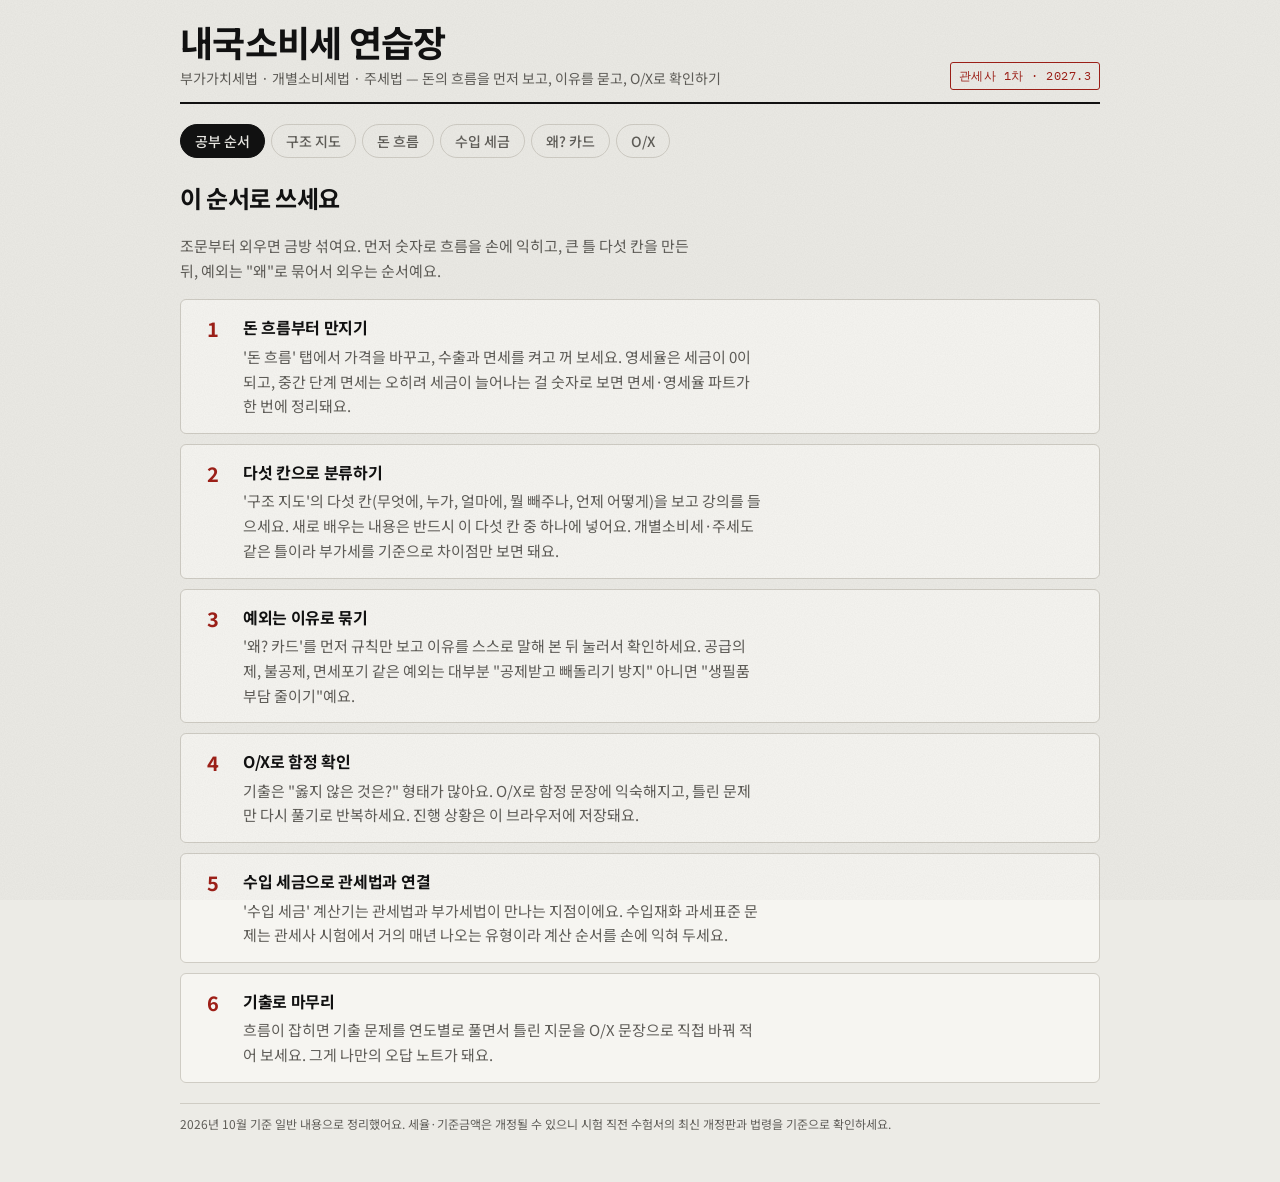
<file: nk.html>
<!doctype html><html><head><meta charset=utf8><meta name=viewport content="width=device-width,initial-scale=1,viewport-fit=cover"><style>:root{color-scheme:light;box-sizing:border-box;padding-top:env(safe-area-inset-top,0px);padding-bottom:env(safe-area-inset-bottom,0px)}html{scroll-padding-top:env(safe-area-inset-top,0px)}body{margin:0;padding:0;font:14px -apple-system,BlinkMacSystemFont,sans-serif;background:#fff;color:#000}img{max-width:100%}[hidden]:not([hidden=until-found i]){display:none!important}</style></head><body>
<script>(function(){if(window.self===window.top)return;var r=document.documentElement;r.classList.add("embed");try{var t=parent.document.documentElement.getAttribute("data-theme");if(t)r.setAttribute("data-theme",t)}catch(e){}})();</script>
<style>html.embed .wrap>header{display:none}html.embed .wrap{padding-top:16px}</style>

<title>내국소비세 연습장</title>
<meta name="claude:viewport-fit-sides" content="cover">
<link rel="preconnect" href="https://fonts.googleapis.com">
<link rel="stylesheet" href="https://fonts.googleapis.com/css2?family=Gowun+Batang:wght@400;700&family=IBM+Plex+Sans+KR:wght@400;500;600&family=IBM+Plex+Mono:wght@400;500&display=swap">
<style>
/* Layout: 세금계산서 양식처럼 칸이 나뉜 종이 위에 탭으로 다섯 개의 연습 도구. 빨강=공급자(파는 쪽), 파랑=공급받는자(사는 쪽) */
:root{
  --paper:#f6f7f9; --sheet:#ffffff; --ink:#1d2330; --muted:#5d6676; --rule:#d6dbe4;
  --red:#c2343c; --red-soft:#fbe9ea; --blue:#2453a6; --blue-soft:#e7eefa;
  --good:#1f7a4d; --good-soft:#e3f3ea; --bad:#b3261e; --bad-soft:#fbe7e5;
  --display:"Gowun Batang", "Nanum Myeongjo", serif;
  --body:"IBM Plex Sans KR", "Apple SD Gothic Neo", "Malgun Gothic", sans-serif;
  --mono:"IBM Plex Mono", ui-monospace, Menlo, monospace;
}
@media (prefers-color-scheme: dark){:root:not([data-theme="light"]){
  --paper:#12151b; --sheet:#1a1f27; --ink:#e7eaf0; --muted:#9aa3b2; --rule:#2f3642;
  --red:#ef6b72; --red-soft:#3a2124; --blue:#7ea6ef; --blue-soft:#1d2a42;
  --good:#5fc893; --good-soft:#18332a; --bad:#f08a82; --bad-soft:#3a1f1d; color-scheme:dark}}
:root[data-theme="dark"]{
  --paper:#12151b; --sheet:#1a1f27; --ink:#e7eaf0; --muted:#9aa3b2; --rule:#2f3642;
  --red:#ef6b72; --red-soft:#3a2124; --blue:#7ea6ef; --blue-soft:#1d2a42;
  --good:#5fc893; --good-soft:#18332a; --bad:#f08a82; --bad-soft:#3a1f1d; color-scheme:dark}
body{background:var(--paper);color:var(--ink);font-family:var(--body);font-size:15px;line-height:1.65;
  padding-left:max(16px,env(safe-area-inset-left,0px));padding-right:max(16px,env(safe-area-inset-right,0px));padding-block:20px 48px}
.wrap{max-width:920px;margin:0 auto;display:flex;flex-direction:column;gap:20px}
header{display:flex;flex-wrap:wrap;justify-content:space-between;align-items:flex-end;gap:12px;border-bottom:2px solid var(--ink);padding-bottom:12px}
h1{font-family:var(--display);font-weight:700;font-size:clamp(26px,5vw,36px);margin:0;line-height:1.2;text-wrap:balance}
.sub{color:var(--muted);margin:4px 0 0;font-size:14px}
.stamp{font-family:var(--mono);font-size:12px;color:var(--red);border:1.5px solid var(--red);padding:3px 8px;border-radius:3px;letter-spacing:.04em}
nav{display:flex;flex-wrap:wrap;gap:6px}
nav button{font:500 14px var(--body);color:var(--muted);background:transparent;border:1px solid var(--rule);border-radius:999px;padding:6px 14px;cursor:pointer}
nav button[aria-selected="true"]{background:var(--ink);color:var(--paper);border-color:var(--ink)}
nav button:focus-visible,button:focus-visible,input:focus-visible,select:focus-visible{outline:2px solid var(--blue);outline-offset:2px}
section{display:flex;flex-direction:column;gap:16px}
h2{font-family:var(--display);font-size:24px;margin:0;text-wrap:balance}
.lead{color:var(--muted);margin:0;max-width:65ch}
.sheet{background:var(--sheet);border:1px solid var(--rule);border-radius:6px;padding:16px}
.label{font-size:12px;letter-spacing:.06em;color:var(--muted);font-weight:600}
.num{font-family:var(--mono);font-variant-numeric:tabular-nums}

/* 구조 지도 */
.lawtabs{display:flex;gap:6px;flex-wrap:wrap}
.lawtabs button{font:600 14px var(--body);border:1px solid var(--rule);background:var(--sheet);color:var(--ink);padding:6px 12px;border-radius:4px;cursor:pointer}
.lawtabs button[aria-pressed="true"]{border-color:var(--blue);color:var(--blue);background:var(--blue-soft)}
.frame{display:grid;grid-template-columns:repeat(auto-fit,minmax(240px,1fr));gap:10px}
.cell{background:var(--sheet);border:1px solid var(--rule);border-radius:6px;padding:14px;display:flex;flex-direction:column;gap:6px;min-width:0}
.cell .q{display:flex;gap:8px;align-items:baseline}
.cell .k{font-family:var(--mono);font-size:12px;color:var(--red)}
.cell h3{margin:0;font-size:16px}
.cell ul{margin:0;padding-left:18px}
.cell li{margin:2px 0}
.tip{font-size:13px;color:var(--blue);background:var(--blue-soft);border-radius:4px;padding:6px 8px}

/* 시뮬레이터 */
.controls{display:flex;flex-wrap:wrap;gap:16px;align-items:center}
.seg{display:inline-flex;border:1px solid var(--rule);border-radius:6px;overflow:hidden}
.seg button{font:500 14px var(--body);border:0;background:var(--sheet);color:var(--muted);padding:6px 12px;cursor:pointer}
.seg button[aria-pressed="true"]{background:var(--ink);color:var(--paper)}
label.chk{display:flex;gap:6px;align-items:center;font-size:14px;cursor:pointer}
.tablebox{overflow-x:auto}
table{border-collapse:collapse;width:100%;min-width:620px;font-size:14px}
th,td{border-bottom:1px solid var(--rule);padding:8px 10px;text-align:right;white-space:nowrap}
th:first-child,td:first-child{text-align:left}
thead th{font-size:12px;color:var(--muted);font-weight:600;letter-spacing:.03em}
td input{width:100px;font:500 14px var(--mono);text-align:right;padding:4px 6px;border:1px solid var(--rule);border-radius:4px;background:var(--paper);color:var(--ink)}
.out{color:var(--red)} .in{color:var(--blue)}
.pay.neg{color:var(--good)}
.tag{display:inline-block;font-size:11px;padding:1px 6px;border-radius:3px;margin-left:6px;font-weight:600;vertical-align:1px}
.tag.ex{background:var(--bad-soft);color:var(--bad)} .tag.zr{background:var(--good-soft);color:var(--good)}
tfoot td{font-weight:600;border-bottom:0}
.insight{border-left:3px solid var(--red);padding:8px 12px;background:var(--sheet);border-radius:0 6px 6px 0;max-width:70ch}
.insight b{color:var(--red)}

/* 수입 계산 */
.form{display:grid;grid-template-columns:repeat(auto-fit,minmax(180px,1fr));gap:12px}
.form label{display:flex;flex-direction:column;gap:4px;font-size:13px;color:var(--muted)}
.form input{font:500 16px var(--mono);padding:8px 10px;border:1px solid var(--rule);border-radius:4px;background:var(--paper);color:var(--ink)}
.ledger{display:flex;flex-direction:column}
.ledger .row{display:flex;justify-content:space-between;gap:12px;padding:8px 0;border-bottom:1px dashed var(--rule);flex-wrap:wrap}
.ledger .row:last-child{border-bottom:0;font-weight:600}
.ledger .note{font-size:12px;color:var(--muted)}
.chip{font-size:11px;font-weight:600;padding:2px 8px;border-radius:999px}
.chip.cost{background:var(--red-soft);color:var(--red)} .chip.back{background:var(--good-soft);color:var(--good)}

/* 왜 카드 */
.cards{display:grid;grid-template-columns:repeat(auto-fill,minmax(260px,1fr));gap:10px}
.card{background:var(--sheet);border:1px solid var(--rule);border-radius:6px;padding:14px;text-align:left;font:inherit;color:inherit;cursor:pointer;display:flex;flex-direction:column;gap:8px;min-height:120px}
.card .rule{font-weight:600}
.card .why{color:var(--muted);font-size:14px}
.card .hint{font-size:12px;color:var(--blue)}
.card[aria-expanded="true"]{border-color:var(--blue)}

/* 퀴즈 */
.qhead{display:flex;justify-content:space-between;align-items:center;flex-wrap:wrap;gap:10px}
.bar{height:6px;background:var(--rule);border-radius:3px;overflow:hidden;flex:1;min-width:120px}
.bar i{display:block;height:100%;background:var(--blue);width:0}
.qcard{display:flex;flex-direction:column;gap:14px}
.qtext{font-family:var(--display);font-size:20px;line-height:1.5;margin:0}
.ox{display:flex;gap:10px}
.ox button{flex:1;font:700 22px var(--display);padding:12px;border-radius:6px;border:1.5px solid var(--rule);background:var(--sheet);color:var(--ink);cursor:pointer}
.ox button.o:hover{border-color:var(--blue)} .ox button.x:hover{border-color:var(--red)}
.ox button:disabled{cursor:default}
.ox button.right{background:var(--good-soft);border-color:var(--good);color:var(--good)}
.ox button.wrong{background:var(--bad-soft);border-color:var(--bad);color:var(--bad)}
.exp{border-radius:6px;padding:10px 12px;background:var(--paper);border:1px solid var(--rule)}
.exp b.r{color:var(--good)} .exp b.w{color:var(--bad)}
.btnrow{display:flex;gap:8px;flex-wrap:wrap}
.btn{font:600 14px var(--body);padding:8px 14px;border-radius:6px;border:1px solid var(--ink);background:var(--ink);color:var(--paper);cursor:pointer}
.btn.ghost{background:transparent;color:var(--ink)}
.tiny{font-size:12px;color:var(--muted)}
.topic{font-size:12px;color:var(--red);font-weight:600}

/* 공부법 */
.steps{display:flex;flex-direction:column;gap:10px;counter-reset:s}
.step{display:grid;grid-template-columns:36px 1fr;gap:12px;align-items:start;background:var(--sheet);border:1px solid var(--rule);border-radius:6px;padding:14px}
.step::before{counter-increment:s;content:counter(s);font:700 20px var(--display);color:var(--red);text-align:center}
.step h3{margin:0 0 4px;font-size:16px}
.step p{margin:0;color:var(--muted);max-width:65ch}
footer{color:var(--muted);font-size:12px;border-top:1px solid var(--rule);padding-top:10px}
@media (prefers-reduced-motion: no-preference){.bar i{transition:width .3s}}
</style>
<link rel="stylesheet" href="theme.css">

<div class="wrap">
  <header>
    <div>
      <h1>내국소비세 연습장</h1>
      <p class="sub">부가가치세법 · 개별소비세법 · 주세법 — 돈의 흐름을 먼저 보고, 이유를 묻고, O/X로 확인하기</p>
    </div>
    <span class="stamp">관세사 1차 · 2027.3</span>
  </header>

  <nav role="tablist" id="nav">
    <button role="tab" data-tab="method">공부 순서</button>
    <button role="tab" data-tab="map">구조 지도</button>
    <button role="tab" data-tab="flow">돈 흐름</button>
    <button role="tab" data-tab="import">수입 세금</button>
    <button role="tab" data-tab="why">왜? 카드</button>
    <button role="tab" data-tab="quiz">O/X</button>
  </nav>

  <!-- 공부 순서 -->
  <section id="method" role="tabpanel">
    <h2>이 순서로 쓰세요</h2>
    <p class="lead">조문부터 외우면 금방 섞여요. 먼저 숫자로 흐름을 손에 익히고, 큰 틀 다섯 칸을 만든 뒤, 예외는 "왜"로 묶어서 외우는 순서예요.</p>
    <div class="steps">
      <div class="step"><div><h3>돈 흐름부터 만지기</h3><p>'돈 흐름' 탭에서 가격을 바꾸고, 수출과 면세를 켜고 꺼 보세요. 영세율은 세금이 0이 되고, 중간 단계 면세는 오히려 세금이 늘어나는 걸 숫자로 보면 면세·영세율 파트가 한 번에 정리돼요.</p></div></div>
      <div class="step"><div><h3>다섯 칸으로 분류하기</h3><p>'구조 지도'의 다섯 칸(무엇에, 누가, 얼마에, 뭘 빼주나, 언제 어떻게)을 보고 강의를 들으세요. 새로 배우는 내용은 반드시 이 다섯 칸 중 하나에 넣어요. 개별소비세·주세도 같은 틀이라 부가세를 기준으로 차이점만 보면 돼요.</p></div></div>
      <div class="step"><div><h3>예외는 이유로 묶기</h3><p>'왜? 카드'를 먼저 규칙만 보고 이유를 스스로 말해 본 뒤 눌러서 확인하세요. 공급의제, 불공제, 면세포기 같은 예외는 대부분 "공제받고 빼돌리기 방지" 아니면 "생필품 부담 줄이기"예요.</p></div></div>
      <div class="step"><div><h3>O/X로 함정 확인</h3><p>기출은 "옳지 않은 것은?" 형태가 많아요. O/X로 함정 문장에 익숙해지고, 틀린 문제만 다시 풀기로 반복하세요. 진행 상황은 이 브라우저에 저장돼요.</p></div></div>
      <div class="step"><div><h3>수입 세금으로 관세법과 연결</h3><p>'수입 세금' 계산기는 관세법과 부가세법이 만나는 지점이에요. 수입재화 과세표준 문제는 관세사 시험에서 거의 매년 나오는 유형이라 계산 순서를 손에 익혀 두세요.</p></div></div>
      <div class="step"><div><h3>기출로 마무리</h3><p>흐름이 잡히면 기출 문제를 연도별로 풀면서 틀린 지문을 O/X 문장으로 직접 바꿔 적어 보세요. 그게 나만의 오답 노트가 돼요.</p></div></div>
    </div>
  </section>

  <!-- 구조 지도 -->
  <section id="map" role="tabpanel" hidden>
    <h2>세 법을 같은 다섯 칸으로</h2>
    <p class="lead">세 법 모두 "무엇에 · 누가 · 얼마에 · 뭘 빼주나 · 언제 어떻게"로 짜여 있어요. 부가세를 먼저 채우고, 나머지 두 법은 부가세와 다른 점만 보면 돼요.</p>
    <div class="lawtabs" id="lawtabs">
      <button data-law="vat" aria-pressed="true">부가가치세법</button>
      <button data-law="ict" aria-pressed="false">개별소비세법</button>
      <button data-law="liq" aria-pressed="false">주세법</button>
    </div>
    <div class="frame" id="frame"></div>
  </section>

  <!-- 돈 흐름 -->
  <section id="flow" role="tabpanel" hidden>
    <h2>물건 하나를 따라가 보기</h2>
    <p class="lead">각 단계에서 파는 가격(공급가액)을 바꿔 보세요. <span class="out">빨강</span>은 팔 때 받은 부가세(매출세액), <span class="in">파랑</span>은 살 때 낸 부가세(매입세액)예요.</p>
    <div class="controls">
      <div class="seg" id="dest">
        <button data-dest="dom" aria-pressed="true">국내 소비자에게</button>
        <button data-dest="exp" aria-pressed="false">해외로 수출 (영세율)</button>
      </div>
      <label class="chk"><input type="checkbox" id="exw"> 도매 단계를 면세로</label>
    </div>
    <div class="sheet tablebox">
      <table>
        <thead><tr><th>단계</th><th>파는 가격(공급가액)</th><th>매출세액</th><th>매입세액</th><th>납부(−는 환급)</th><th>원가로 남는 세금</th></tr></thead>
        <tbody id="flowbody"></tbody>
        <tfoot><tr><td>국가가 걷은 합계</td><td></td><td></td><td></td><td class="num" id="flowsum"></td><td class="num" id="flowsunk"></td></tr></tfoot>
      </table>
    </div>
    <div class="insight" id="flowmsg"></div>
  </section>

  <!-- 수입 세금 -->
  <section id="import" role="tabpanel" hidden>
    <h2>수입할 때 세관에서 내는 돈</h2>
    <p class="lead">세관은 관세와 내국세(개별소비세, 부가세 등)를 한꺼번에 걷어요. 순서가 중요해요. 뒤의 세금은 앞의 세금까지 포함한 금액에 매겨요.</p>
    <div class="sheet form">
      <label for="imp-p">과세가격 (원)<input id="imp-p" class="num" inputmode="numeric" value="1000000"></label>
      <label for="imp-c">관세율 (%)<input id="imp-c" class="num" inputmode="decimal" value="8"></label>
      <label for="imp-i">개별소비세율 (%) — 해당 물품만<input id="imp-i" class="num" inputmode="decimal" value="0"></label>
    </div>
    <div class="sheet ledger" id="ledger"></div>
    <p class="tiny">교육세·농어촌특별세·교통·에너지·환경세가 붙는 물품은 그 금액도 부가세 과세표준에 더해요. 계산기에서는 생략했어요.</p>
  </section>

  <!-- 왜 카드 -->
  <section id="why" role="tabpanel" hidden>
    <h2>규칙을 보고 이유를 먼저 말해 보기</h2>
    <p class="lead">카드를 누르면 이유가 나와요. 누르기 전에 소리 내어 이유를 말해 보세요. 이유를 아는 규칙은 지문이 비틀려도 안 헷갈려요.</p>
    <div class="cards" id="cards"></div>
  </section>

  <!-- 퀴즈 -->
  <section id="quiz" role="tabpanel" hidden>
    <div class="qhead">
      <h2>O/X 함정 연습</h2>
      <div class="btnrow">
        <button class="btn ghost" id="q-all">전체 섞어 풀기</button>
        <button class="btn ghost" id="q-wrong">틀린 문제만</button>
      </div>
    </div>
    <div style="display:flex;align-items:center;gap:10px"><div class="bar"><i id="qbar"></i></div><span class="tiny num" id="qstat"></span></div>
    <div class="sheet qcard" id="qcard"></div>
  </section>

  <footer>2026년 10월 기준 일반 내용으로 정리했어요. 세율·기준금액은 개정될 수 있으니 시험 직전 수험서의 최신 개정판과 법령을 기준으로 확인하세요.</footer>
</div>

<script>
const $=s=>document.querySelector(s);
const won=n=>(n<0?'−':'')+Math.abs(Math.round(n)).toLocaleString('ko-KR');
const store={get(k,d){try{const v=localStorage.getItem(k);return v?JSON.parse(v):d}catch(e){return d}},set(k,v){try{localStorage.setItem(k,JSON.stringify(v))}catch(e){}}};

/* 탭 */
const tabs=[...document.querySelectorAll('#nav button')];
function show(id){
  if(!document.getElementById(id))id='method';
  tabs.forEach(b=>b.setAttribute('aria-selected',b.dataset.tab===id));
  document.querySelectorAll('section[role=tabpanel]').forEach(s=>s.hidden=s.id!==id);
  store.set('nk-tab',id);
}
tabs.forEach(b=>b.addEventListener('click',()=>show(b.dataset.tab)));
show((location.hash||'').slice(1)||store.get('nk-tab','method'));

/* 구조 지도 */
const MAP={
 vat:[
  ['무엇에','과세대상',['재화의 공급','용역의 공급','재화의 수입 (사업자 여부 불문)'],'용역의 수입은 과세대상이 아니에요. 대신 국내 사업자가 대리납부해요.'],
  ['누가','납세의무자',['사업자: 영리·비영리 관계없이 사업상 독립적으로 재화·용역을 공급하는 자 (국가·지자체 포함)','재화를 수입하는 자: 개인도 해당'],'"영리 목적이어야 사업자" 지문은 틀린 거예요.'],
  ['얼마에','과세표준·세율',['과세표준 = 공급가액 (부가세 제외 금액)','세율 10%, 수출 등은 영세율 0%','수입재화 = 관세과세가격 + 관세 + 개소세·주세·교육세 등'],'간이과세자는 공급대가(부가세 포함 금액) × 업종별 부가가치율 × 10%'],
  ['뭘 빼주나','매입세액 공제',['납부세액 = 매출세액 − 매입세액','불공제: 세금계산서 미수취·부실, 사업과 무관, 비영업용 소형승용차, 기업업무추진비(접대비), 면세사업 관련, 토지 관련, 등록 전 매입(일정 기간 밖)'],'면세는 공제 불가, 영세율은 공제 가능. 이 차이가 핵심이에요.'],
  ['언제 어떻게','과세기간·신고',['일반과세자: 1기 1.1~6.30, 2기 7.1~12.31','확정신고: 과세기간 끝난 뒤 25일 이내','개인 일반과세자는 예정신고 대신 예정고지가 원칙','간이과세자: 1.1~12.31 한 번'],'간이과세 기준: 직전 연도 공급대가 1억 400만 원 미만 (부동산임대업·과세유흥장소 4,800만 원)'],
 ],
 ict:[
  ['무엇에','과세대상',['특정 물품: 고가 귀금속·시계·가방 등, 승용자동차, 유류, 담배 등','특정 장소 입장: 경마장, 골프장, 카지노 등','유흥음식행위, 카지노 영업행위'],'부가세는 거의 모든 거래, 개소세는 법에 열거된 것만. "열거주의"예요.'],
  ['누가','납세의무자',['과세물품을 제조해 반출하는 자','과세물품을 수입하는 자 (관세 납세의무자)','과세장소 경영자, 유흥음식업자 등'],'부가세처럼 단계마다 걷지 않고 제조장 반출이나 수입 때 한 번만 걷어요.'],
  ['얼마에','과세표준·세율',['종가세(가격 기준)가 원칙, 유류·담배 등은 종량세(수량 기준)','고가 물품은 기준가격 초과분에만 과세하는 경우가 있음','탄력세율로 세율을 조정하기도 함'],'승용차 세율은 탄력세율로 자주 바뀌니 수험서 최신판 기준으로 외우세요.'],
  ['뭘 빼주나','면세·공제',['수출·군납 등은 면세','미납세반출: 원재료로 쓰려고 다른 제조장에 옮길 때는 일단 안 걷음','이미 낸 개소세가 있는 원재료로 만들면 그 세액 공제'],'중복 과세를 막으려는 장치라는 점에서 부가세 매입세액 공제와 같은 발상이에요.'],
  ['언제 어떻게','과세시기·신고',['물품: 제조장에서 반출할 때, 수입은 수입신고할 때','장소: 입장할 때','유흥음식: 요금을 받을 때'],'수입물품의 개소세는 세관장이 관세와 함께 부과·징수해요.'],
 ],
 liq:[
  ['무엇에','과세대상',['주류 (주정과 알코올분 1도 이상 음료)','제조장에서 반출하거나 수입하는 주류'],'술을 "마실 때"가 아니라 "제조장 밖으로 나갈 때" 과세해요.'],
  ['누가','납세의무자',['주류 제조자 (제조장에서 반출하는 자)','주류 수입자'],'개소세와 마찬가지로 단계마다가 아니라 한 번만 걷어요.'],
  ['얼마에','과세표준·세율',['종량세: 맥주, 탁주, 주정 (양 기준)','종가세: 소주, 위스키, 약주, 청주, 과실주 등 (가격 기준)','소주·위스키 72%, 약주·청주·과실주 30%'],'맥주·탁주 세율은 물가에 연동해 해마다 바뀔 수 있어요.'],
  ['뭘 빼주나','면세·공제',['수출, 군납 등 면세','미납세반출','원료로 쓴 주류의 주세 공제'],'구조는 개별소비세와 거의 같아요. 같이 묶어서 공부하세요.'],
  ['언제 어떻게','과세시기·신고',['제조장에서 반출할 때','수입은 수입신고할 때 (세관장이 징수)'],'주세가 붙는 수입주류는 부가세 과세표준에 주세와 교육세까지 들어가요.'],
 ]};
function renderMap(law){
  document.querySelectorAll('#lawtabs button').forEach(b=>b.setAttribute('aria-pressed',b.dataset.law===law));
  $('#frame').innerHTML=MAP[law].map(([k,t,items,tip])=>`<div class="cell"><div class="q"><span class="k">${k}</span><h3>${t}</h3></div><ul>${items.map(i=>`<li>${i}</li>`).join('')}</ul><div class="tip">${tip}</div></div>`).join('');
}
document.querySelectorAll('#lawtabs button').forEach(b=>b.addEventListener('click',()=>renderMap(b.dataset.law)));
renderMap('vat');

/* 돈 흐름 */
const stages=[{n:'제조업자',p:10000},{n:'도매상',p:15000},{n:'소매상',p:20000}];
let dest='dom';
function flow(){
  const exW=$('#exw').checked;
  let prevOut=0,sum=0,sunk=0,rows='';
  stages.forEach((s,i)=>{
    const ex=(i===1&&exW), last=i===stages.length-1;
    const zr=last&&dest==='exp';
    const out=ex||zr?0:Math.round(s.p*0.1);
    const inp=prevOut;
    let pay,lost=0;
    if(ex){pay=0;lost=inp}else{pay=out-inp}
    sum+=pay;sunk+=lost;
    const buyer=last?(dest==='exp'?'해외 수입업자':'소비자'):stages[i+1].n;
    rows+=`<tr><td>${s.n} → ${buyer}${ex?'<span class="tag ex">면세</span>':''}${zr?'<span class="tag zr">영세율</span>':''}</td>
      <td><input id="st${i}" class="num" inputmode="numeric" value="${s.p}" aria-label="${s.n} 공급가액"></td>
      <td class="num out">${won(out)}</td><td class="num in">${won(inp)}</td>
      <td class="num pay ${pay<0?'neg':''}">${won(pay)}</td><td class="num">${lost?won(lost):'–'}</td></tr>`;
    prevOut=out;
  });
  $('#flowbody').innerHTML=rows;
  $('#flowsum').textContent=won(sum);
  $('#flowsunk').textContent=sunk?won(sunk):'–';
  stages.forEach((s,i)=>{const el=$('#st'+i);el.addEventListener('change',()=>{s.p=Math.max(0,parseInt(el.value.replace(/\D/g,''))||0);flow()})});
  const lastOut=prevOut;
  let msg;
  if(dest==='exp'&&!exW) msg=`수출 단계는 <b>영세율</b>이라 매출세액이 0이고, 앞에서 낸 매입세액은 전부 환급돼요. 국가가 걷은 합계가 <b>${won(sum)}원</b>이 되어 한국 부가세가 하나도 남지 않은 채 국경을 넘어요. 이게 소비지국 과세 원칙이에요.`;
  else if(exW&&dest==='dom') msg=`도매상이 면세라 앞에서 낸 부가세 ${won(sunk)}원을 공제받지 못하고 원가로 떠안아요. 소매상은 매입세액이 0이라 매출세액 전부를 내요. 결과적으로 국가가 걷은 돈(<b>${won(sum)}원</b>)이 소비자가 낸 부가세(${won(lastOut)}원)보다 많아져요. 중간 단계 면세가 오히려 세 부담을 늘리는 <b>누적효과</b>예요.`;
  else if(exW&&dest==='exp') msg=`수출은 영세율이지만 중간에 면세 단계가 끼면 그 앞의 부가세(${won(sunk)}원)는 이미 원가에 묻혀서 돌려받을 수 없어요. 그래서 수출품에는 면세가 아니라 영세율을 써야 세금이 완전히 지워져요.`;
  else msg=`각 단계가 낸 세금을 더하면 <b>${won(sum)}원</b>, 소비자가 마지막에 낸 부가세(${won(lastOut)}원)와 똑같아요. 사업자는 거쳐 가기만 하고 최종소비자가 부담하는 구조예요.`;
  $('#flowmsg').innerHTML=msg;
}
document.querySelectorAll('#dest button').forEach(b=>b.addEventListener('click',()=>{dest=b.dataset.dest;document.querySelectorAll('#dest button').forEach(x=>x.setAttribute('aria-pressed',x===b));flow()}));
$('#exw').addEventListener('change',flow);
flow();

/* 수입 세금 */
function imp(){
  const n=id=>parseFloat(($(id).value||'').replace(/[^\d.]/g,''))||0;
  const P=n('#imp-p'),c=n('#imp-c')/100,ic=n('#imp-i')/100;
  const duty=Math.floor(P*c), ict=Math.floor((P+duty)*ic), base=P+duty+ict, vat=Math.floor(base*0.1);
  $('#ledger').innerHTML=`
   <div class="row"><span>관세 = 과세가격 × ${won(c*100)}%<br><span class="note">공제 안 됨, 원가에 들어감</span></span><span><span class="chip cost">비용</span> <span class="num">${won(duty)}원</span></span></div>
   ${ic?`<div class="row"><span>개별소비세 = (과세가격 + 관세) × ${won(ic*100)}%<br><span class="note">원칙적으로 원가</span></span><span><span class="chip cost">비용</span> <span class="num">${won(ict)}원</span></span></div>`:''}
   <div class="row"><span>부가세 과세표준 = 과세가격 + 관세${ic?' + 개소세':''}</span><span class="num">${won(base)}원</span></div>
   <div class="row"><span>부가세 = 과세표준 × 10%<br><span class="note">세관이 발급하는 수입세금계산서로 매입세액 공제</span></span><span><span class="chip back">공제</span> <span class="num">${won(vat)}원</span></span></div>
   <div class="row"><span>세관에 내는 합계</span><span class="num">${won(duty+ict+vat)}원</span></div>`;
}
['#imp-p','#imp-c','#imp-i'].forEach(id=>$(id).addEventListener('input',imp));
imp();

/* 왜 카드 */
const WHY=[
 ['쌀, 채소 같은 미가공 식료품은 면세','누구나 먹어야 하는 생필품이라 세금 부담을 덜어 줘요. 부가세는 소득과 관계없이 같은 세율이라 저소득층에 상대적으로 무겁기 때문(역진성)이에요.'],
 ['수출에는 면세가 아니라 영세율','면세는 앞 단계 세금을 돌려받지 못해 원가에 남아요. 영세율은 매입세액까지 환급되니 한국 세금이 완전히 빠진 채 나가고, 수입국이 자기 세금을 매겨요(소비지국 과세).'],
 ['폐업할 때 남은 재고는 자기에게 공급한 것으로 봄','공제받고 산 물건을 폐업 후 개인이 쓰면 최종소비자인데 세금을 안 낸 게 돼요. 그래서 그때 부가세를 다시 매겨요. 개인적 공급, 사업상 증여도 같은 이유예요.'],
 ['수입하는 개인도 부가세 납세의무','국내에서 산 물건은 부가세를 내는데 해외에서 들여온 물건만 안 내면 국산품이 불리해져요. 그래서 사업자가 아니어도 수입하면 세관에서 걷어요.'],
 ['용역의 수입은 과세대상이 아님, 대신 대리납부','해외 사업자에게 한국 세금을 걷기 어려우니, 그 용역을 받은 국내 사람(면세사업자 등 공제 못 받는 자)이 대신 내게 해요.'],
 ['세금계산서가 없으면 매입세액 불공제','파는 쪽은 매출로, 사는 쪽은 매입으로 같은 계산서를 신고해요. 증빙을 공제 조건으로 걸어야 서로의 신고가 맞물려 탈세를 막을 수 있어요.'],
 ['면세포기를 하면 3년간 다시 면세 불가','유리할 때만 과세·면세를 오가며 환급만 챙기는 걸 막으려는 거예요.'],
 ['토지의 공급은 면세','토지는 새로 만들어지는 재화가 아니라서 부가가치가 생기지 않는다고 봐요. 반대로 건물 공급은 과세(국민주택 등 예외)예요.'],
 ['사업의 포괄적 양도는 공급으로 보지 않음','사업 전체를 넘기면 받는 사람이 곧바로 매입세액을 공제받아요. 걷었다가 바로 돌려주는 셈이라 자금 부담만 생기니 아예 과세하지 않아요.'],
 ['접대비(기업업무추진비), 비영업용 승용차는 불공제','사업 관련성은 있어도 개인 소비와 경계가 흐려서 정책적으로 공제를 막아 둔 항목이에요.'],
 ['개별소비세는 열거된 물품에만 한 번','부가세는 모든 소비에 넓게, 개소세는 사치성 물품이나 사회적 비용이 큰 것에 추가로 매기는 세금이에요. 그래서 법에 열거된 것만, 제조장 반출이나 수입 때 한 번 걷어요.'],
 ['맥주·탁주는 종량세, 소주·위스키는 종가세','가격에 매기면 고급 국산 맥주가 수입 맥주보다 불리해지는 문제가 있어서 맥주·탁주는 양 기준으로 바꿨어요.'],
 ['간이과세 제도','장부 작성과 세금계산서 발급이 부담스러운 영세 사업자를 위해 계산을 단순화하고 세 부담을 줄여 준 거예요. 대신 매입세액은 일부만 반영돼요.'],
 ['내국신용장·구매확인서로 공급하면 영세율','수출업자가 국내에서 원재료를 살 때 부가세를 냈다가 환급받기까지 자금이 묶여요. 수출용임이 서류로 확인되면 앞 단계부터 0%로 해 줘요.'],
];
$('#cards').innerHTML=WHY.map(([r,w],i)=>`<button class="card" aria-expanded="false" data-i="${i}"><span class="rule">${r}</span><span class="hint">이유를 말해 본 뒤 눌러서 확인</span><span class="why" hidden>${w}</span></button>`).join('');
document.querySelectorAll('.card').forEach(c=>c.addEventListener('click',()=>{const o=c.getAttribute('aria-expanded')==='true';c.setAttribute('aria-expanded',!o);c.querySelector('.why').hidden=o;c.querySelector('.hint').hidden=!o}));

/* O/X */
const Q=[
 ['과세대상','용역의 수입은 부가가치세 과세대상이다.',0,'과세대상은 재화의 공급, 용역의 공급, 재화의 수입 세 가지예요. 용역의 수입은 대리납부로 보완해요.'],
 ['납세의무자','재화를 수입하는 개인은 사업자가 아니어도 부가가치세 납세의무가 있다.',1,'재화의 수입은 사업자 여부와 관계없이 수입하는 자가 납세의무자예요.'],
 ['납세의무자','사업자는 영리 목적으로 재화나 용역을 공급하는 자에 한정된다.',0,'영리·비영리 관계없이 사업상 독립적으로 공급하면 사업자예요. 국가·지자체도 포함돼요.'],
 ['영세율·면세','재화의 수출에는 부가가치세 면세가 적용된다.',0,'수출은 영세율이에요. 면세면 매입세액 환급이 안 돼서 앞 단계 세금이 남아요.'],
 ['영세율·면세','면세사업자는 매입할 때 낸 부가가치세를 환급받을 수 있다.',0,'면세사업자는 부가세 체계 밖이라 매입세액 공제·환급이 안 돼요.'],
 ['영세율·면세','주택과 그 부수토지의 임대는 면세, 상가 임대는 과세다.',1,'주거용 임대는 면세, 사업용 공간 임대는 10% 과세예요.'],
 ['영세율·면세','토지의 공급은 부가가치세가 과세된다.',0,'토지 공급은 면세예요. 건물 공급은 원칙적으로 과세예요.'],
 ['영세율·면세','가공되지 않은 국내산 채소는 면세다.',1,'미가공 식료품은 면세예요. 국산·외국산 모두 해당돼요.'],
 ['영세율·면세','면세포기를 신고하면 언제든 다시 면세를 적용받을 수 있다.',0,'면세포기 후 3년간은 면세를 다시 적용받을 수 없어요.'],
 ['영세율·면세','영세율이 적용되면 매입세액을 공제받아 세 부담이 완전히 없어진다.',1,'그래서 영세율을 완전면세, 면세를 부분면세라고 불러요.'],
 ['영세율·면세','내국신용장에 의해 수출업자에게 공급하는 재화는 영세율을 적용받을 수 있다.',1,'수출용임이 내국신용장·구매확인서로 확인되면 국내 거래라도 영세율이에요.'],
 ['과세표준','수입재화의 과세표준은 관세의 과세가격만으로 한다.',0,'관세과세가격 + 관세 + 개별소비세·주세·교육세·농특세·교통에너지환경세를 합한 금액이에요.'],
 ['공급의 범위','사업의 포괄적 양도는 재화의 공급으로 보지 않는다.',1,'받는 쪽이 곧바로 공제받으니 과세 실익이 없어 공급으로 보지 않아요.'],
 ['공급의 범위','질권 등 담보로 재화를 제공하는 것은 재화의 공급이다.',0,'담보 제공은 소유권이 넘어가는 게 아니라서 공급으로 보지 않아요.'],
 ['공급의 범위','매입세액을 공제받은 재화를 폐업할 때까지 남겨두면 자기에게 공급한 것으로 본다.',1,'폐업 시 잔존재화는 공급의제예요. 매입세액 공제를 받은 재화만 해당돼요.'],
 ['공급의 범위','사업자가 매입세액을 공제받은 재화를 개인적 용도로 쓰면 재화의 공급으로 본다.',1,'개인적 공급이에요. 공제받고 최종소비하는 걸 막으려는 거예요.'],
 ['매입세액','기업업무추진비(접대비) 관련 매입세액은 공제된다.',0,'접대비 관련 매입세액은 불공제 항목이에요.'],
 ['매입세액','비영업용 소형승용차의 구입·유지 관련 매입세액은 공제된다.',0,'불공제예요. 운수업·자동차 판매업 등 영업용은 예외예요.'],
 ['매입세액','면세사업과 관련된 매입세액은 공제되지 않는다.',1,'면세사업에 쓴 매입세액은 불공제예요. 과세·면세 겸영이면 안분해요.'],
 ['신고·납부','일반과세자의 제1기 과세기간은 1월 1일부터 6월 30일까지다.',1,'1기 1.1~6.30, 2기 7.1~12.31이에요.'],
 ['신고·납부','확정신고는 각 과세기간이 끝난 후 25일 이내에 해야 한다.',1,'그래서 1기 확정신고는 7월 25일, 2기는 다음 해 1월 25일까지예요.'],
 ['간이과세','간이과세자는 해당 연도 공급대가가 4,800만 원 미만이면 신고 의무도 없다.',0,'납부의무만 면제돼요. 신고는 해야 해요.'],
 ['간이과세','간이과세 판정 기준금액은 직전 연도 공급가액(부가세 제외)이다.',0,'공급대가, 즉 부가세 포함 금액 기준이에요. 공급가액/공급대가 구분이 단골 함정이에요.'],
 ['개별소비세','개별소비세는 모든 재화의 공급에 과세된다.',0,'법에 열거된 물품·장소·행위에만 과세해요.'],
 ['개별소비세','수입물품의 개별소비세는 수입신고를 할 때 과세하며 세관장이 징수한다.',1,'관세와 함께 세관장이 부과·징수해요.'],
 ['주세','맥주와 탁주에는 종량세가 적용된다.',1,'맥주·탁주·주정은 종량세, 소주·위스키·약주·청주·과실주 등은 종가세예요.'],
 ['주세','주세는 소비자가 술을 구입할 때 과세한다.',0,'제조장에서 반출할 때, 수입은 수입신고할 때 과세해요.'],
 ["공급시기", "현금판매·외상판매의 공급시기는 재화가 인도되는 때이다.", 1, "재화의 이동이 필요하면 인도되는 때, 이동이 필요 없으면 이용가능하게 되는 때예요."],
 ["공급시기", "장기할부판매의 공급시기는 재화를 인도하는 때이다.", 0, "장기할부판매는 대가의 각 부분을 받기로 한 때가 공급시기예요."],
 ["공급시기", "내국물품을 외국으로 반출하는 수출재화의 공급시기는 수출재화의 선(기)적일이다.", 1, "원칙은 선적일. 중계무역 등은 따로 정해요."],
 ["공급시기", "용역의 공급시기는 역무의 제공이 완료되는 때 또는 시설물·권리 등 재화가 사용되는 때이다.", 1, "부가가치세법 제16조의 원칙이에요."],
 ["세금계산서", "공급시기가 되기 전에 대가를 받고 그 대가에 대해 세금계산서를 발급하면 발급한 때를 공급시기로 본다.", 1, "선발급 세금계산서 특례예요."],
 ["세금계산서", "법인사업자는 전자세금계산서를 발급해야 한다.", 1, "법인은 모두, 개인은 공급가액 기준 이상이면 의무예요."],
 ["세금계산서", "전자세금계산서를 발급하면 발급일의 다음 날까지 국세청장에게 전송해야 한다.", 1, "전송기한은 발급일의 다음 날이에요."],
 ["세금계산서", "거래처별로 1역월의 공급가액을 합해 그 달의 다음 달 10일까지 세금계산서를 발급할 수 있다.", 1, "월합계 세금계산서 특례예요."],
 ["세금계산서", "영수증 발급 대상 업종이라도 공급받는 사업자가 요구하면 원칙적으로 세금계산서를 발급해야 한다.", 1, "목욕·이발·미용 등 일부 업종은 예외예요."],
 ["사업자등록", "사업자는 사업장마다 사업개시일부터 20일 이내에 사업자등록을 신청해야 한다.", 1, "신규 사업자는 사업개시일 이전에도 신청할 수 있어요."],
 ["사업자등록", "사업을 새로 시작하려는 자는 사업개시일 이전에는 사업자등록을 신청할 수 없다.", 0, "사업개시일 이전에도 신청할 수 있어요."],
 ["납세지", "부가가치세는 원칙적으로 사업장마다 신고·납부한다.", 1, "사업장별 과세가 원칙이고, 주사업장 총괄납부와 사업자단위과세는 예외예요."],
 ["과세표준", "공급받는 자에게 도달하기 전에 파손되거나 멸실된 재화의 가액은 공급가액에 포함하지 않는다.", 1, "애초에 공급되지 않은 것이라 빼요."],
 ["과세표준", "대가의 지급이 늦어져 받는 연체이자는 공급가액에 포함한다.", 0, "연체이자는 공급가액에 포함하지 않아요."],
 ["과세표준", "재화를 공급받는 자에게 금전으로 지급하는 판매장려금은 과세표준에서 공제하지 않는다.", 1, "금전 장려금은 차감하지 않고, 장려물품을 주면 그 자체가 공급이에요."],
 ["과세표준", "대손금은 과세표준에서 공제한다.", 0, "과세표준에서 빼지 않고 대손세액공제로 처리해요."],
 ["매입세액", "토지의 조성 등을 위한 자본적 지출과 관련된 매입세액은 공제되지 않는다.", 1, "토지는 면세라서 관련 매입세액도 불공제예요."],
 ["매입세액", "사업자등록 신청 전 매입세액도 공급시기가 속하는 과세기간이 끝난 후 20일 이내에 등록을 신청하면 공제받을 수 있다.", 1, "등록 전 매입세액 공제 특례예요."],
 ["영세율", "국외에서 공급하는 용역에는 영세율이 적용된다.", 1, "해외 건설공사 등이 대표 예예요."],
 ["영세율", "비거주자나 외국법인인 사업자에게는 상호주의에 따라 영세율을 적용한다.", 1, "그 외국에서 우리나라 사업자에게 같은 면세를 해 줄 때 적용해요."],
 ["면세", "도서·신문·잡지의 공급은 면세지만 광고는 과세다.", 1, "광고 용역은 과세예요."],
 ["면세", "여객운송 용역은 항공기·고속버스·택시를 포함해 모두 면세다.", 0, "항공기, 고속버스, 전세버스, 택시 등은 과세예요. 일반 시내버스 등이 면세예요."],
 ["면세", "의료보건 용역은 면세지만 미용 목적의 성형수술 등은 과세다.", 1, "쌍꺼풀·코성형 등 미용 목적 시술은 과세예요."],
 ["간이과세", "직전 연도 공급대가가 4,800만 원 이상인 간이과세자는 원칙적으로 세금계산서를 발급해야 한다.", 1, "4,800만 원 미만이거나 신규 간이과세자는 영수증을 발급해요."],
 ["개별소비세", "과세유흥장소의 유흥음식행위에 대한 개별소비세 세율은 유흥음식요금의 100분의 10이다.", 1, "유흥주점 등의 유흥음식요금 10%예요."],
 ["개별소비세", "개별소비세 과세물품은 제조장에서 반출할 때 과세한다.", 1, "제조장 반출 시점에 과세하고, 수입은 수입신고 시 과세해요."],
 ["사업장", "부동산임대업의 사업장은 그 부동산의 등기부상 소재지이다.", 1, "부동산상의 권리만 대여하는 경우 등은 예외."],
 ["사업장", "무인자동판매기를 통한 사업의 사업장은 그 사업에 관한 업무를 총괄하는 장소이다.", 1, "자판기 설치장소가 아님."],
 ["주사업장 총괄납부", "주사업장 총괄납부를 하면 신고도 주된 사업장에서 총괄하여 한다.", 0, "총괄납부는 납부만 총괄. 신고까지 하려면 사업자단위과세."],
 ["사업자단위과세", "사업자단위과세 사업자는 본점 또는 주사무소에서 신고·납부와 세금계산서 발급을 한다.", 1, "사업자단위 등록번호 하나로 처리."],
 ["재화의 공급", "상품권을 판매하는 것은 재화의 공급이다.", 0, "상품권 판매 자체는 공급이 아니라 이후 상품권으로 재화를 교환할 때 공급."],
 ["재화의 공급", "교환계약에 따라 재화를 인도하는 것은 재화의 공급이다.", 1, "교환·현물출자·대물변제 등도 공급."],
 ["재화의 공급", "조세를 물납하는 것은 재화의 공급으로 보지 않는다.", 1, "사업용 자산 물납, 경매·공매 등은 공급으로 보지 않음."],
 ["재화의 공급", "사업자가 자기 사업과 관련하여 생산한 재화를 직장 연예 및 직장 문화 관련 용도로 사용하는 것은 개인적 공급이다.", 0, "직장연예·직장문화 관련 재화, 작업복·작업모 등은 개인적 공급으로 보지 않음."],
 ["용역의 공급", "고용관계에 따라 근로를 제공하는 것은 용역의 공급이다.", 0, "근로 제공은 용역의 공급에서 제외."],
 ["용역의 공급", "특수관계인에게 사업용 부동산 임대용역을 무상으로 공급하는 것은 용역의 공급으로 본다.", 1, "무상공급 원칙 예외."],
 ["공급시기", "중간지급조건부 공급의 공급시기는 대가의 각 부분을 받기로 한 때이다.", 1, "장기할부, 완성도기준, 중간지급조건부 공통."],
 ["공급시기", "폐업 시 잔존재화의 공급시기는 폐업하는 때이다.", 1, "폐업일."],
 ["영세율", "외국항행 선박에 의한 여객 운송 용역은 영세율 대상이다.", 1, "외국항행용역."],
 ["면세", "수돗물은 면세이지만 생수는 과세다.", 1, "생수는 과세."],
 ["면세", "연탄과 무연탄은 면세다.", 1, "서민 연료로 면세."],
 ["면세", "금융·보험 용역은 면세다.", 1, "부가가치 측정이 어려워 면세."],
 ["면세", "국민주택 규모 이하의 주택 공급은 면세다.", 1, "국민주택 공급과 그 주택의 건설용역은 면세(조특법)."],
 ["면세", "약사가 제공하는 의약품 조제용역은 면세다.", 1, "의료보건용역. 일반의약품 단순판매는 과세."],
 ["과세표준", "특수관계인에게 재화를 시가보다 낮은 가격으로 공급하면 시가를 공급가액으로 한다.", 1, "부당행위계산. 용역은 일부 예외."],
 ["과세표준", "외화로 대가를 받고 공급시기 이후 원화로 환가하면 공급시기의 기준환율로 환산한다.", 1, "공급시기 전 환가 시 그 환가액."],
 ["매입세액", "세금계산서의 필요적 기재사항이 일부 누락되면 원칙적으로 매입세액을 공제하지 않는다.", 1, "착오 기재로 다른 기재사항으로 확인되는 경우 등 예외."],
 ["매입세액", "면세농산물을 원재료로 과세재화를 만들면 의제매입세액공제를 받을 수 있다.", 1, "업종·규모에 따른 공제율."],
 ["대손세액", "대손세액공제는 공급일부터 10년이 지난 날이 속하는 과세기간의 확정신고기한까지 대손이 확정된 경우에 적용한다.", 1, "대손 확정 기한 10년."],
 ["신고·납부", "예정신고기간에 대한 예정고지는 직전 과세기간 납부세액의 50%를 고지한다.", 1, "개인 일반과세자 등. 50만원 미만 고지 생략."],
 ["간이과세", "간이과세자의 과세기간은 1월 1일부터 12월 31일까지 1년이다.", 1, "간이과세자는 1년 과세기간."],
 ["개별소비세", "개별소비세 과세 대상인 보석·귀금속은 1개당 500만원(또는 1조당 800만원)을 초과하는 금액에 세율을 적용한다.", 1, "기준가격 초과분 과세."],
 ["개별소비세", "수출하는 개별소비세 과세물품은 개별소비세가 면제된다.", 1, "수출 면세(미납세반출·면세)."],
 ["주세", "주세의 납세의무자는 주류 제조자 또는 주류를 수입하는 자이다.", 1, "제조장 반출 시 제조자, 수입 시 수입자."],
 ["주세", "주정은 종가세를 적용한다.", 0, "주정, 맥주, 탁주는 종량세."]
];
let st=store.get('nk-quiz',{wrong:[],done:[]});
let order=[],pos=0,answered=false,mode='all';
function shuffle(a){for(let i=a.length-1;i>0;i--){const j=Math.floor(Math.random()*(i+1));[a[i],a[j]]=[a[j],a[i]]}return a}
function start(m){
  mode=m;
  order= m==='wrong'?shuffle([...st.wrong]):shuffle(Q.map((_,i)=>i));
  pos=0;renderQ();
}
function stat(){
  $('#qstat').textContent=`푼 문제 ${st.done.length}/${Q.length} · 틀린 문제 ${st.wrong.length}`;
  $('#qbar').style.width=(st.done.length/Q.length*100)+'%';
}
function renderQ(){
  stat();
  const card=$('#qcard');
  if(!order.length){card.innerHTML=`<p class="qtext">틀린 문제가 없어요.</p><div class="btnrow"><button class="btn" id="q-again">전체 섞어 풀기</button></div>`;$('#q-again').onclick=()=>start('all');return}
  if(pos>=order.length){card.innerHTML=`<p class="qtext">${mode==='wrong'?'틀린 문제 복습':'한 바퀴'} 끝! 틀린 문제 ${st.wrong.length}개가 남았어요.</p><div class="btnrow"><button class="btn" id="q-w2">틀린 문제만 다시</button><button class="btn ghost" id="q-a2">전체 다시</button></div>`;$('#q-w2').onclick=()=>start('wrong');$('#q-a2').onclick=()=>start('all');return}
  const i=order[pos],[t,q]=Q[i];answered=false;
  card.innerHTML=`<span class="topic">${t} · ${pos+1}/${order.length}</span><p class="qtext">${q}</p>
   <div class="ox"><button class="o" data-a="1" aria-label="맞다">O</button><button class="x" data-a="0" aria-label="틀리다">X</button></div><div id="qexp"></div>`;
  card.querySelectorAll('.ox button').forEach(b=>b.addEventListener('click',()=>answer(i,+b.dataset.a,b)));
}
function answer(i,a,btn){
  if(answered)return;answered=true;
  const [,,ans,exp]=Q[i],ok=a===ans;
  document.querySelectorAll('.ox button').forEach(b=>{b.disabled=true;if(+b.dataset.a===ans)b.classList.add('right')});
  if(!ok)btn.classList.add('wrong');
  if(!st.done.includes(i))st.done.push(i);
  st.wrong=st.wrong.filter(x=>x!==i);if(!ok)st.wrong.push(i);
  store.set('nk-quiz',st);stat();
  $('#qexp').innerHTML=`<div class="exp"><b class="${ok?'r':'w'}">${ok?'정답':'오답'} · 답은 ${ans?'O':'X'}</b><br>${exp}</div><div class="btnrow" style="margin-top:10px"><button class="btn" id="q-next">다음</button></div>`;
  $('#q-next').onclick=()=>{pos++;renderQ()};
  $('#q-next').focus();
}
$('#q-all').onclick=()=>start('all');
$('#q-wrong').onclick=()=>start('wrong');
start('all');
</script>

</body></html>
</file>
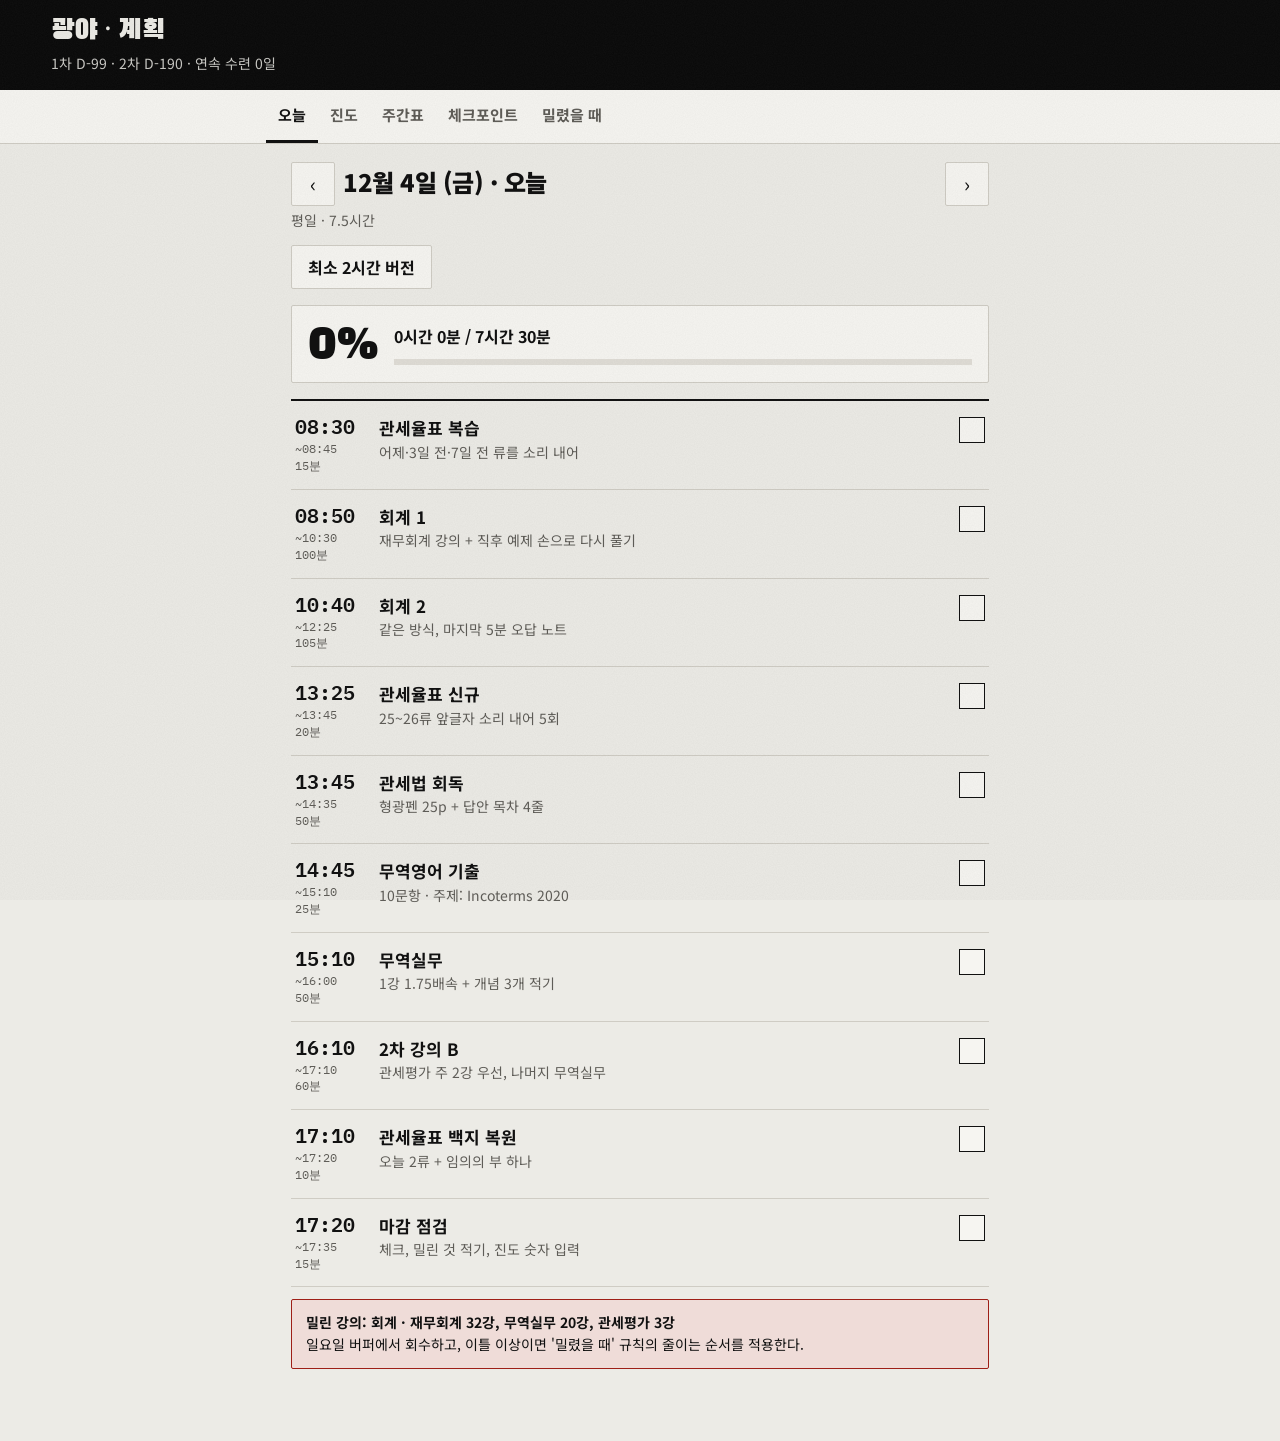
<file: plan.html>
<!doctype html>
<html lang="ko">
<head>
<meta charset="utf-8">
<meta name="viewport" content="width=device-width,initial-scale=1,viewport-fit=cover">
<script>(function(){if(window.self===window.top)return;var r=document.documentElement;r.classList.add("embed");try{var t=parent.document.documentElement.getAttribute("data-theme");if(t)r.setAttribute("data-theme",t)}catch(e){}})();</script>
<title>광야 · 계획</title>
<style>
/* 계획: 공부방 공통 테마(theme.css)의 색을 그대로 씁니다. 공부방 안에서 열리면 자체 머리줄·탭을 숨기고 공부방 탭을 씁니다. */
*{box-sizing:border-box;min-width:0}
html,body{margin:0}
body{background:var(--bg);color:var(--ink);font:16px/1.55 var(--f-body);overflow-x:clip;padding-bottom:env(safe-area-inset-bottom,0px)}
button{font:inherit;color:inherit}
[hidden]{display:none!important}
.top{background:var(--band) var(--grain);color:var(--band-ink);padding:calc(16px + env(safe-area-inset-top,0px)) max(16px,4vw) 16px}
.top h1{margin:0;font-family:var(--f-poster);font-weight:400;font-size:28px;line-height:1.1}
.top p{margin:6px 0 0;opacity:.85;font-size:14px}
nav{position:sticky;top:0;z-index:5;background:var(--surface);border-bottom:1px solid var(--line)}
nav .in{display:flex;overflow-x:auto;padding:0 max(8px,2vw);max-width:800px;margin:0 auto}
nav a{flex:none;padding:13px 12px;color:var(--muted);text-decoration:none;font-weight:700;font-size:15px;border-bottom:3px solid transparent}
nav a[aria-current]{color:var(--accent);border-color:var(--accent)}
.embed .top,.embed nav{display:none}
main{padding:18px max(16px,4vw) 60px;max-width:800px;margin:0 auto}
h2{font-size:24px;font-weight:900;margin:0 0 4px;line-height:1.15}
h3{font-size:17px;margin:22px 0 8px}
.sub{color:var(--muted);font-size:14px;margin:0 0 14px}
.daynav{display:flex;align-items:center;gap:8px;margin-bottom:4px}
.daynav h2{flex:1}
.ib{width:44px;height:44px;border:1px solid var(--line);background:var(--surface);border-radius:2px;font-size:20px;cursor:pointer;flex:none}
:focus-visible{outline:3px solid var(--accent);outline-offset:2px}
.btn{min-height:44px;padding:0 16px;border:1px solid var(--line);background:var(--surface);border-radius:2px;font-weight:700;cursor:pointer}
.btn.on{background:var(--stamp);border-color:var(--stamp);color:#f6f5f1}
.btns{display:flex;gap:8px;flex-wrap:wrap;margin-top:10px}
.sum{display:grid;grid-template-columns:auto minmax(0,1fr);gap:4px 16px;align-items:center;margin:16px 0;background:var(--surface);border:1px solid var(--line);border-radius:2px;padding:14px 16px}
.sum .pct{grid-row:span 2;font-family:var(--f-poster);font-size:clamp(36px,10vw,48px);color:var(--ink);font-variant-numeric:tabular-nums;line-height:1}
.sum b{font-variant-numeric:tabular-nums}
.track{height:6px;background:var(--hair);border-radius:0;overflow:hidden;position:relative}
.track i{display:block;height:100%;background:var(--ink);border-radius:0;transition:width .3s}
.track u{position:absolute;top:-3px;bottom:-3px;width:3px;background:var(--stamp);border-radius:2px}
.list{border-top:2px solid var(--ink)}
.row{display:grid;grid-template-columns:70px minmax(0,1fr) auto;gap:4px 14px;align-items:start;padding:14px 4px;border:0;border-bottom:1px solid var(--line);cursor:pointer;background:none;width:100%;text-align:left}
.row .t{font-family:var(--f-mono);font-size:20px;font-weight:600;font-variant-numeric:tabular-nums;line-height:1.1;white-space:nowrap}
.row .t small{display:block;font-size:12px;font-weight:400;color:var(--muted);line-height:1.4;margin-top:4px}
.row .w b{display:block;font-size:17px}
.row .w span{display:block;color:var(--muted);font-size:14px}
.row.next{background:var(--accent-soft)}
.row.next .t{color:var(--accent)}
.box{width:26px;height:26px;border:1.5px solid var(--ink);border-radius:0;display:grid;place-items:center;margin-top:2px;background:var(--surface)}
.row.done .box{background:var(--ink);border-color:var(--ink)}
.row.done .box::after{content:"";width:10px;height:6px;border:3px solid var(--bg);border-top:0;border-right:0;transform:rotate(-45deg) translate(1px,-1px)}
.row.done .w,.row.done .t{opacity:.45}
.row.done .w b{text-decoration:line-through}
.note{background:var(--surface);border:1px solid var(--line);border-radius:2px;padding:12px 14px;font-size:14px;margin:12px 0}
.note.bad{border-color:var(--stamp);background:var(--stamp-soft)}
.prog{border-top:2px solid var(--ink)}
.pr{display:grid;grid-template-columns:minmax(0,1fr) auto;gap:8px 12px;padding:14px 2px;border-bottom:1px solid var(--line)}
.pr .nm{font-weight:700}
.pr .st{font-size:14px;color:var(--muted)}
.pr .st em{font-style:normal;font-weight:700}
.pr .st em.bad{color:var(--stamp)}
.pr .st em.good{color:var(--ok)}
.pr .ctl{display:flex;gap:6px;align-items:center}
.pr .ctl input{width:72px;height:44px;border:1px solid var(--line);border-radius:2px;background:var(--surface);text-align:center;font:700 16px var(--f-body);color:var(--ink);font-variant-numeric:tabular-nums}
.pr .track{grid-column:1/-1}
.scroll{overflow-x:auto}
table{border-collapse:collapse;width:100%;font-size:14px;background:var(--surface)}
th,td{padding:8px 6px;border-bottom:1px solid var(--line);text-align:left;vertical-align:top}
th{font-size:13px;color:var(--muted);white-space:nowrap}
tr.cur td{background:var(--accent-soft)}
tr.cur td:first-child{box-shadow:inset 3px 0 var(--accent)}
.cp{background:var(--surface);border:1px solid var(--line);border-radius:2px;padding:16px;margin-bottom:14px}
.cp.now{border-color:var(--accent);box-shadow:inset 4px 0 var(--accent)}
.cp header{display:flex;justify-content:space-between;gap:10px;align-items:baseline;flex-wrap:wrap}
.cp header b{font-size:19px;font-weight:900}
.cp header span{font-family:var(--f-mono);font-weight:600;color:var(--stamp);font-variant-numeric:tabular-nums}
.cp header span.past{color:var(--muted)}
.cp .cnt{font-size:13px;color:var(--muted)}
.ck{display:flex;gap:10px;align-items:center;min-height:44px;cursor:pointer}
.ck input{width:22px;height:22px;accent-color:var(--accent);flex:none}
.act{font-size:14px;color:var(--stamp);margin-top:6px}
ol,ul{padding-left:1.3em}
li{margin:4px 0}
.set label{display:block;font-size:14px;color:var(--muted);margin:12px 0 4px}
.set input[type=date],textarea{font:16px var(--f-body);height:44px;padding:0 10px;border:1px solid var(--line);border-radius:2px;background:var(--surface);color:var(--ink)}
textarea{width:100%;height:90px;padding:10px}
@media(max-width:600px){table{font-size:13px}th,td{padding:6px 4px}.row{grid-template-columns:60px minmax(0,1fr) auto}.row .t{font-size:19px}}
@media(prefers-reduced-motion:reduce){.track i{transition:none}}
</style>
<link rel="stylesheet" href="theme.css">
</head>
<body>
<header class="top"><h1>광야 · 계획</h1><p id="topline"></p></header>
<nav><div class="in" id="tabs"><a href="#today">오늘</a><a href="#progress">진도</a><a href="#week">주간표</a><a href="#checkpoints">체크포인트</a><a href="#rules">밀렸을 때</a></div></nav>
<main>
<section id="v-today">
<div class="daynav"><button class="ib" id="prev" aria-label="이전 날">‹</button><h2 id="dtitle"></h2><button class="ib" id="next" aria-label="다음 날">›</button></div>
<p class="sub" id="dlabel"></p>
<div class="btns"><button class="btn" id="minBtn" aria-pressed="false">최소 2시간 버전</button><button class="btn" id="todayBtn">오늘로</button></div>
<div class="sum"><span class="pct" id="dpct">0%</span><b id="dsum"></b><div class="track"><i id="dbar"></i></div></div>
<div class="list" id="blocks"></div>
<div class="note" id="dnote"></div>
</section>

<section id="v-progress" hidden>
<h2>진도</h2>
<p class="sub" id="psub"></p>
<div class="prog" id="prog"></div>
<p class="sub" style="margin-top:12px">검은 막대는 실제 진도, 빨간 눈금은 오늘까지 계획한 누적치다. 관세율표는 외운 마지막 류 번호, 관세법은 11/20 이후 읽은 쪽수를 적는다.</p>
</section>

<section id="v-week" hidden>
<h2>주간 계획표</h2>
<p class="sub">월~토 7.5시간, 일요일 3시간 버퍼 기준. 괄호는 누적.</p>
<div class="scroll"><table id="wtable"></table></div>
<h3>1월 이후 큰 흐름 (공고 후 날짜 확정)</h3>
<div class="scroll"><table>
<tr><th>기간</th><th>1차 과목</th><th>2차 과목</th></tr>
<tr><td>1월</td><td>회계·무역영어·관세법 기출 중심, 내국소비세법 본격 시작</td><td>관세율표 2회전(호 단위), 관세평가·무역실무 주 1회 복습</td></tr>
<tr><td>2월</td><td>주 2회 실전 모의고사</td><td>관세율표만 매일 유지</td></tr>
<tr><td>3월 시험까지</td><td>1차에 거의 전부</td><td>관세율표 30분</td></tr>
<tr><td>1차 후~6월</td><td>—</td><td>4과목 답안 쓰기, 과목당 주 2회 실전 + 관세법 서술 암기</td></tr>
</table></div>
</section>

<section id="v-checkpoints" hidden>
<h2>체크포인트</h2>
<p class="sub">점검일 일요일 버퍼 시간에 항목을 체크한다. 미달이면 빨간 줄의 대응을 다음 날부터 적용한다.</p>
<div id="cps"></div>
</section>

<section id="v-rules" hidden>
<h2>밀렸을 때의 규칙</h2>
<p class="sub">회계 진도와 관세율표는 어떤 경우에도 줄이지 않는다.</p>
<h3>줄이는 순서 (위부터 먼저)</h3>
<ol>
<li>내국소비세법: 주 3회 → 주 1회</li>
<li>무역영어: 25분 → 10분(5문항)</li>
<li>관세법 회독: 25p → 10p</li>
<li>관세평가: 마지막 강의를 1월 첫 주로 이월 (최대 5강)</li>
<li>무역실무: 1.75배속 → 2배속, 완강 날짜는 12/31 유지</li>
</ol>
<h3>밀린 기간별 대응</h3>
<ul>
<li><b>하루</b>: 그 주 일요일 버퍼로 회수. 줄이는 과목 없음.</li>
<li><b>이틀</b>: 일요일 버퍼 + 다음 주에 위 순서 1~2번 적용.</li>
<li><b>사흘 이상</b>: 위 순서 1~4번 적용, 관세평가 이월을 그 주 일요일에 확정하고 주간표 숫자를 고친다.</li>
</ul>
<p class="note">최소 2시간 버전(오늘 화면의 버튼)은 '끝까지 안 끊긴 날'을 만드는 용도다. 이런 날이 주 2회를 넘으면 계획이 아니라 하루 시간표 자체를 다시 본다.</p>
<h3>복습 주기</h3>
<ul>
<li>당일: 회계 예제 재풀이, 강의당 개념 3개, 관세율표 백지 복원</li>
<li>다음 날 아침: 관세율표 복습 15분, 무역영어는 어제 무역실무 주제로</li>
<li>일요일: 회계 오답 노트 재풀이, 관세율표 주간 12류 백지, 2차 개념 백지</li>
<li>월말: 오답 노트 중 또 틀린 것만, 관세평가 A4 지도 백지로 다시 그리기</li>
</ul>
<h2 style="margin-top:32px">날짜와 백업</h2>
<div class="set">
<label for="e1">1차 시험일 (2026년 일정 기준 추정, 공고 후 수정)</label>
<input type="date" id="e1">
<label for="e2">2차 시험일</label>
<input type="date" id="e2">
<label for="bk">계획 기록 백업 (다른 기기로 옮길 때 복사 → 붙여넣기)</label>
<textarea id="bk" spellcheck="false"></textarea>
<div class="btns"><button class="btn" id="copyBk">백업 복사</button><button class="btn" id="loadBk">붙여넣은 백업 불러오기</button><button class="btn" id="reset">계획 기록 초기화</button></div>
<p class="sub" id="bkmsg" style="margin-top:8px"></p>
</div>
</section>
</main>
<script src="plan-core.js"></script>
<script>
{
const P=window.PLAN,{key,parse,add,diffDays,fmt}=P;
const $=id=>document.getElementById(id);
let S=P.load();
const save=()=>P.save(S);
const TODAY=P.today();
let view=new Date(TODAY);
const WEEKS=[
['0주 11/20~22 (2일)','재무 5 (5)','4 (4) 시작','—','25~28류','50p','1회분','20문항'],
['1주 11/23~29 (6일)','재무 15 (20)','9 (13)','2 (2)','29~40류','150p','3회분','60문항'],
['2주 11/30~12/6 (6일)','재무 15 (35)','9 (22)','2 (4)','41~52류','150p','3회분','60문항'],
['3주 12/7~13 (6일)','재무 1 (36) 완강 + 원가 24','9 (31)','2 (6)','53~64류','150p','3회분','60문항'],
['4주 12/14~20 (6일)','원가 9 (33) 12/15 완강, 이후 기출 40문항','17 (48)','5 (11)','65~76류','150p','3회분','60문항'],
['5주 12/21~27 (5일)','기출 50문항','20 (68)','4 (15)','77~88류','125p','2.5회분','40문항'],
['6주 12/28~31 (4일)','기출 1회분 실전 + 30문항','5 (73) 완강','2 (17) 완강','89~97류','100p','2회분','20문항']];
const WRANGE=[['2026-11-20','2026-11-22'],['2026-11-23','2026-11-29'],['2026-11-30','2026-12-06'],['2026-12-07','2026-12-13'],['2026-12-14','2026-12-20'],['2026-12-21','2026-12-27'],['2026-12-28','2026-12-31']];

function nowMin(){const n=new Date();return n.getHours()*60+n.getMinutes()}
function renderToday(){
  const k=key(view),sc=P.sched(view,S),done=S.done[k]||{},off=diffDays(TODAY,view);
  $('dtitle').textContent=fmt(view)+(off===0?' · 오늘':'');
  $('dlabel').textContent=sc.label;
  const mb=$('minBtn');mb.classList.toggle('on',!!S.mode[k]);mb.setAttribute('aria-pressed',String(!!S.mode[k]));
  mb.hidden=view.getDay()===0||k==='2026-12-25';
  $('todayBtn').hidden=off===0;
  let tot=0,dm=0,nextId=null;
  if(off===0){const nm=nowMin();const nb=sc.b.find(b=>!done[b.id]&&(!b.t||(()=>{const[h,m]=b.t.split(':').map(Number);return h*60+m+b.m>nm})()));nextId=nb&&nb.id}
  $('blocks').innerHTML=sc.b.map(b=>{tot+=b.m;if(done[b.id])dm+=b.m;
    return`<button class="row${done[b.id]?' done':''}${b.id===nextId?' next':''}" data-id="${b.id}" aria-pressed="${!!done[b.id]}"><span class="t">${b.t||b.m+'분'}<small>${b.t?'~'+P.end(b.t,b.m)+'<br>'+b.m+'분':''}</small></span><span class="w"><b>${b.title}</b><span>${b.det}</span></span><span class="box"></span></button>`}).join('');
  const pct=tot?Math.round(dm/tot*100):0;
  $('dpct').textContent=pct+'%';
  $('dbar').style.width=pct+'%';
  $('dsum').textContent=`${Math.floor(dm/60)}시간 ${dm%60}분 / ${Math.floor(tot/60)}시간 ${tot%60}분`;
  const behind=P.ITEMS.filter(i=>['jm','wg','mu','pg'].includes(i.k)&&S.prog[i.k]<Math.floor(P.expected(i.k,TODAY))-1);
  const n=$('dnote');n.classList.toggle('bad',behind.length>0);
  n.innerHTML=behind.length?`<b>밀린 강의: ${behind.map(i=>`${i.n} ${Math.floor(P.expected(i.k,TODAY))-S.prog[i.k]}${i.u}`).join(', ')}</b><br>일요일 버퍼에서 회수하고, 이틀 이상이면 '밀렸을 때' 규칙의 줄이는 순서를 적용한다.`:`연속 수련 ${P.streak(S,TODAY)}일. 강의 진도는 계획대로다. 마감 점검 때 진도 숫자를 고쳐 두면 밀린 것을 여기서 알려준다.`;
}
function renderProg(){
  $('psub').textContent=`${fmt(TODAY)} 기준, 오늘까지 계획한 누적치와 비교`;
  $('prog').innerHTML=P.ITEMS.map(i=>{
    const cur=S.prog[i.k],e=P.expected(i.k,TODAY),dlt=Math.round((cur-e)*10)/10;
    const max=i.max||Math.max(cur,P.expected(i.k,parse('2026-12-31')));
    const tol=i.st<1?i.st:i.st>=10?i.st:0.5;
    const st=Math.abs(dlt)<=tol?['계획대로','']:dlt>0?[`+${dlt}${i.u} 앞섬`,'good']:[`${-dlt}${i.u} 밀림`,'bad'];
    const lo=i.base||0,span=Math.max(1,max-lo);
    return`<div class="pr"><div><div class="nm">${i.n}</div><div class="st">${cur}${i.max?' / '+i.max:''}${i.u} · 계획 ${Math.round(e*10)/10} · <em class="${st[1]}">${st[0]}</em></div></div>
    <div class="ctl"><button class="ib" data-k="${i.k}" data-d="-1" aria-label="${i.n} 줄이기">−</button><input id="in-${i.k}" inputmode="decimal" value="${cur}" data-k="${i.k}" aria-label="${i.n} 현재 진도"><button class="ib" data-k="${i.k}" data-d="1" aria-label="${i.n} 늘리기">+</button></div>
    <div class="track"><i style="width:${Math.min(100,Math.max(0,(cur-lo)/span*100))}%"></i><u style="left:${Math.min(99,Math.max(0,(e-lo)/span*100))}%"></u></div></div>`}).join('');
}
function renderWeek(){
  const tk=key(TODAY);
  $('wtable').innerHTML='<tr><th>주차</th><th>회계학</th><th>무역실무</th><th>관세평가</th><th>관세율표</th><th>관세법</th><th>무역영어</th><th>내소세</th></tr>'+
    WEEKS.map((r,i)=>`<tr class="${tk>=WRANGE[i][0]&&tk<=WRANGE[i][1]?'cur':''}">${r.map(c=>`<td>${c}</td>`).join('')}</tr>`).join('');
}
function renderCps(){
  const nx=P.CPS.find(c=>c.d>=key(TODAY));
  $('cps').innerHTML=P.CPS.map(c=>{const d=diffDays(TODAY,parse(c.d)),ok=c.g.filter((g,j)=>S.cp[c.id+'-'+j]).length;
    return`<div class="cp${nx&&nx.id===c.id?' now':''}"><header><b>${fmt(parse(c.d))} · ${c.t}</b><span class="${d<0?'past':''}">${d>0?'D-'+d:d===0?'오늘':'지남'}</span></header><div class="cnt">${ok} / ${c.g.length} 달성</div>
    ${c.g.map((g,j)=>{const id=c.id+'-'+j;return`<label class="ck"><input type="checkbox" data-cp="${id}" ${S.cp[id]?'checked':''}> ${g}</label>`}).join('')}
    <div class="act">미달 시: ${c.a}</div></div>`}).join('');
}
function renderTop(){
  $('topline').textContent=`1차 D-${diffDays(TODAY,parse(P.exam1()))} · 2차 D-${diffDays(TODAY,parse(P.exam2()))} · 연속 수련 ${P.streak(S,TODAY)}일`;
  $('e1').value=P.exam1();$('e2').value=P.exam2();
}
function all(){renderTop();renderToday();renderProg();renderWeek();renderCps()}
const VIEWS=['today','progress','week','checkpoints','rules'];
function route(){const h=location.hash.slice(1);const v=VIEWS.includes(h)?h:'today';
  VIEWS.forEach(x=>$('v-'+x).hidden=x!==v);
  document.querySelectorAll('#tabs a').forEach(a=>{if(a.getAttribute('href')==='#'+v)a.setAttribute('aria-current','page');else a.removeAttribute('aria-current')});
  if(v==='rules')$('bk').value=JSON.stringify(S);
  window.scrollTo(0,0);}
window.addEventListener('hashchange',()=>{S=P.load();all();route()});
window.addEventListener('storage',()=>{S=P.load();all()}); // 홈의 '+1강'이 진도를 바꾸면 바로 반영
$('blocks').addEventListener('click',e=>{const r=e.target.closest('.row');if(!r)return;const k=key(view);S.done[k]=S.done[k]||{};S.done[k][r.dataset.id]=!S.done[k][r.dataset.id];save();renderToday();renderTop()});
$('prev').onclick=()=>{view=add(view,-1);renderToday()};
$('next').onclick=()=>{view=add(view,1);renderToday()};
$('todayBtn').onclick=()=>{view=new Date(TODAY);renderToday()};
$('minBtn').onclick=()=>{const k=key(view);S.mode[k]=!S.mode[k];save();renderToday()};
const setProg=(k,v)=>{const it=P.ITEMS.find(i=>i.k===k);v=Math.max(0,Math.round(v*10)/10);if(it.max)v=Math.min(it.max,v);S.prog[k]=v;save();renderProg();renderToday()};
$('prog').addEventListener('click',e=>{const b=e.target.closest('button[data-k]');if(!b)return;const it=P.ITEMS.find(i=>i.k===b.dataset.k);setProg(it.k,S.prog[it.k]+Number(b.dataset.d)*it.st)});
$('prog').addEventListener('change',e=>{const t=e.target;if(t.dataset.k){const v=parseFloat(t.value);if(!isNaN(v))setProg(t.dataset.k,v);else renderProg()}});
$('cps').addEventListener('change',e=>{const t=e.target;if(t.dataset.cp){S.cp[t.dataset.cp]=t.checked;save();renderCps()}});
$('e1').onchange=e=>{if(e.target.value){P.setRaw('hub-exam',e.target.value);renderTop()}};
$('e2').onchange=e=>{if(e.target.value){P.setRaw('hub-exam2',e.target.value);renderTop()}};
const msg=t=>$('bkmsg').textContent=t;
$('copyBk').onclick=()=>{const t=JSON.stringify(S);$('bk').value=t;try{navigator.clipboard.writeText(t).then(()=>msg('복사했다. 다른 기기의 같은 칸에 붙여넣고 불러오기를 누른다.'),()=>msg('자동 복사가 막혔다. 칸의 글자를 길게 눌러 직접 복사한다.'))}catch(e){msg('자동 복사가 막혔다. 칸의 글자를 길게 눌러 직접 복사한다.')}};
$('loadBk').onclick=()=>{try{const o=JSON.parse($('bk').value);if(!o||typeof o!=='object')throw 0;P.save(o);S=P.load();save();all();msg('불러왔다.')}catch(e){msg('백업 글자가 올바르지 않다. 처음부터 끝까지 다 붙여넣었는지 확인한다.')}};
let armed=false;
$('reset').onclick=e=>{if(!armed){armed=true;e.target.textContent='한 번 더 누르면 초기화';setTimeout(()=>{armed=false;e.target.textContent='계획 기록 초기화'},4000);return}P.save({});S=P.load();save();all();armed=false;e.target.textContent='계획 기록 초기화';msg('초기화했다.')};
window.addEventListener('focus',()=>{S=P.load();all()});
all();route();
}
</script>
</body>
</html>
</file>
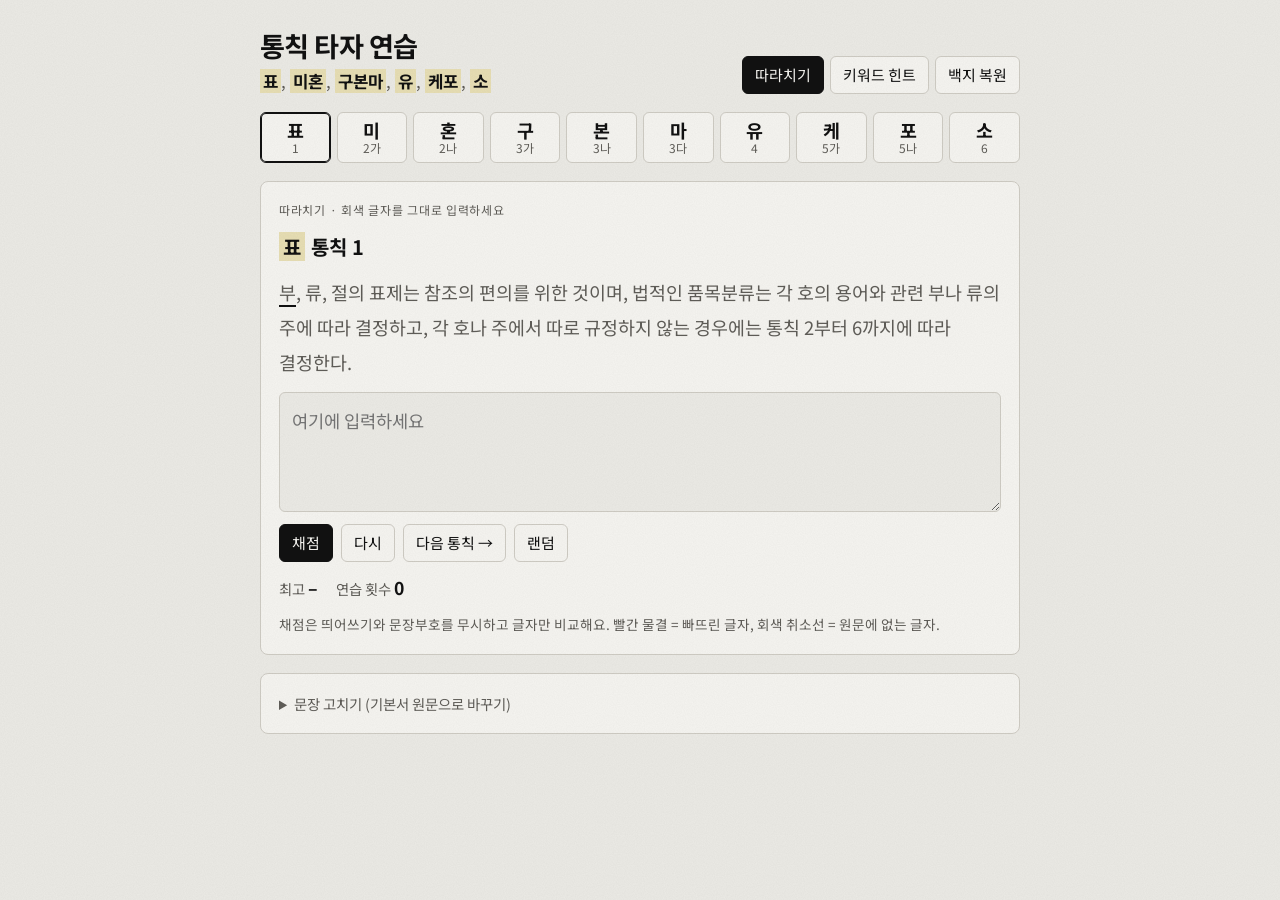
<file: tc.html>
<!doctype html><html><head><meta charset=utf8><meta name=viewport content="width=device-width,initial-scale=1,viewport-fit=cover"><style>:root{color-scheme:light;box-sizing:border-box;padding-top:env(safe-area-inset-top,0px);padding-bottom:env(safe-area-inset-bottom,0px)}html{scroll-padding-top:env(safe-area-inset-top,0px)}body{margin:0;padding:0;font:14px -apple-system,BlinkMacSystemFont,sans-serif;background:#fff;color:#000}img{max-width:100%}[hidden]:not([hidden=until-found i]){display:none!important}</style></head><body>
<script>(function(){if(window.self===window.top)return;var r=document.documentElement;r.classList.add("embed");try{var t=parent.document.documentElement.getAttribute("data-theme");if(t)r.setAttribute("data-theme",t)}catch(e){}})();</script>
<style>html.embed .wrap{padding-top:16px}</style>

<title>통칙 타자 연습</title>
<meta name="claude:viewport-fit-sides" content="cover">
<link rel="stylesheet" href="https://fonts.googleapis.com/css2?family=Gowun+Batang:wght@400;700&family=IBM+Plex+Sans+KR:wght@400;500;600&display=swap">
<style>
/* Layout: one study desk column — item rail on top, the clause card, the typing slip below */
:root{
  --bg:#eef1f4; --surface:#ffffff; --ink:#1c2633; --muted:#5f6b7a; --line:#d5dbe3;
  --accent:#2b4c8c; --hl:#fff07a; --good:#1f7a4d; --bad:#c23b3b; --soft:#e4e9f1;
  --display:"Gowun Batang","Noto Serif KR",serif;
  --body:"IBM Plex Sans KR","Apple SD Gothic Neo","Malgun Gothic",sans-serif;
}
@media (prefers-color-scheme:dark){:root:not([data-theme="light"]){
  --bg:#141a22; --surface:#1c2430; --ink:#e6ebf2; --muted:#9aa6b6; --line:#2f3a49;
  --accent:#8fb0f0; --hl:#6b5f12; --good:#5cc994; --bad:#f07b7b; --soft:#243041; color-scheme:dark}}
:root[data-theme="dark"]{
  --bg:#141a22; --surface:#1c2430; --ink:#e6ebf2; --muted:#9aa6b6; --line:#2f3a49;
  --accent:#8fb0f0; --hl:#6b5f12; --good:#5cc994; --bad:#f07b7b; --soft:#243041; color-scheme:dark}
body{background:var(--bg);color:var(--ink);font-family:var(--body);font-size:15px;line-height:1.6}
.wrap{max-width:760px;margin:0 auto;padding-block:24px 48px;
  padding-left:max(16px,env(safe-area-inset-left,0px));padding-right:max(16px,env(safe-area-inset-right,0px));
  display:flex;flex-direction:column;gap:18px}
header{display:flex;flex-wrap:wrap;align-items:end;justify-content:space-between;gap:12px}
h1{font-family:var(--display);font-size:1.7rem;margin:0;text-wrap:balance}
.mnemo{font-family:var(--display);font-size:1.05rem;color:var(--muted)}
.mnemo b{background:var(--hl);color:var(--ink);padding:0 3px;font-weight:700}
.modes{display:flex;gap:6px;flex-wrap:wrap}
.modes button,.rail button,.btn{font:inherit;border:1px solid var(--line);background:var(--surface);color:var(--ink);
  border-radius:6px;padding:6px 12px;cursor:pointer}
.modes button[aria-pressed="true"]{background:var(--accent);border-color:var(--accent);color:var(--surface)}
.rail{display:grid;grid-template-columns:repeat(auto-fill,minmax(64px,1fr));gap:6px}
.rail button{display:flex;flex-direction:column;align-items:center;padding:6px 4px;line-height:1.2}
.rail button .k{font-family:var(--display);font-size:1.15rem;font-weight:700}
.rail button .n{font-size:.75rem;color:var(--muted);font-variant-numeric:tabular-nums}
.rail button.on{border-color:var(--accent);box-shadow:inset 0 0 0 1px var(--accent)}
.rail button .best{font-size:.7rem;font-variant-numeric:tabular-nums;color:var(--good)}
button:focus-visible,textarea:focus-visible{outline:2px solid var(--accent);outline-offset:2px}
.card{background:var(--surface);border:1px solid var(--line);border-radius:8px;padding:18px;display:flex;flex-direction:column;gap:12px;min-width:0}
.label{font-size:.75rem;letter-spacing:.06em;color:var(--muted)}
.title{font-family:var(--display);font-size:1.25rem;font-weight:700}
.title .tag{background:var(--hl);padding:0 4px;margin-right:6px}
.target{font-family:var(--display);font-size:1.15rem;line-height:1.9;word-break:keep-all;overflow-wrap:anywhere}
.target span.ok{color:var(--good)} .target span.no{color:var(--bad);background:color-mix(in srgb,var(--bad) 14%,transparent)}
.target span.cur{border-bottom:2px solid var(--accent)}
.target span.pend{color:var(--muted)}
.hint{font-family:var(--display);font-size:1.3rem;letter-spacing:.08em}
textarea{width:100%;box-sizing:border-box;min-height:120px;font:inherit;font-family:var(--display);font-size:1.1rem;line-height:1.8;
  background:var(--bg);color:var(--ink);border:1px solid var(--line);border-radius:6px;padding:12px;resize:vertical}
.row{display:flex;flex-wrap:wrap;gap:8px;align-items:center}
.btn.primary{background:var(--accent);border-color:var(--accent);color:var(--surface)}
.stats{display:flex;gap:18px;flex-wrap:wrap;font-variant-numeric:tabular-nums;color:var(--muted);font-size:.9rem}
.stats b{color:var(--ink);font-size:1.1rem}
.diff{font-family:var(--display);font-size:1.1rem;line-height:1.9;word-break:keep-all;overflow-wrap:anywhere}
.diff .miss{color:var(--bad);text-decoration:underline wavy}
.diff .extra{color:var(--muted);text-decoration:line-through}
.diff .hit{color:var(--good)}
.note{font-size:.85rem;color:var(--muted)}
details summary{cursor:pointer;color:var(--muted);font-size:.9rem}
@media (prefers-reduced-motion:reduce){*{transition:none!important}}
</style>
<link rel="stylesheet" href="theme.css">

<div class="wrap">
  <header>
    <div>
      <h1>통칙 타자 연습</h1>
      <div class="mnemo"><b>표</b>, <b>미혼</b>, <b>구본마</b>, <b>유</b>, <b>케포</b>, <b>소</b></div>
    </div>
    <div class="modes" role="group" aria-label="연습 모드">
      <button id="m-follow" data-mode="follow" aria-pressed="true">따라치기</button>
      <button id="m-hint" data-mode="hint" aria-pressed="false">키워드 힌트</button>
      <button id="m-blank" data-mode="blank" aria-pressed="false">백지 복원</button>
    </div>
  </header>

  <nav class="rail" id="rail" aria-label="통칙 선택"></nav>

  <section class="card">
    <div class="label" id="modeLabel">따라치기 · 회색 글자를 그대로 입력하세요</div>
    <div class="title" id="title"></div>
    <div id="show"></div>
    <textarea id="input" placeholder="여기에 입력하세요" spellcheck="false" autocomplete="off"></textarea>
    <div class="row">
      <button class="btn primary" id="check">채점</button>
      <button class="btn" id="retry">다시</button>
      <button class="btn" id="next">다음 통칙 →</button>
      <button class="btn" id="shuffle">랜덤</button>
    </div>
    <div class="stats" id="stats"></div>
    <div class="diff" id="diff" hidden></div>
    <div class="note">채점은 띄어쓰기와 문장부호를 무시하고 글자만 비교해요. 빨간 물결 = 빠뜨린 글자, 회색 취소선 = 원문에 없는 글자.</div>
  </section>

  <details class="card">
    <summary>문장 고치기 (기본서 원문으로 바꾸기)</summary>
    <div class="note">지금 문장은 핵심 구절 요약이에요. 2차 공부 들어가면 기본서 원문으로 바꿔서 연습하세요. 이 브라우저에만 저장돼요.</div>
    <textarea id="edit" aria-label="현재 통칙 문장 수정"></textarea>
    <div class="row">
      <button class="btn primary" id="save">이 문장 저장</button>
      <button class="btn" id="reset">원래 문장으로</button>
      <span class="note" id="saveMsg"></span>
    </div>
  </details>
</div>

<script>
const BASE=[
 {n:"1",k:"표",t:"통칙 1",s:"부, 류, 절의 표제는 참조의 편의를 위한 것이며, 법적인 품목분류는 각 호의 용어와 관련 부나 류의 주에 따라 결정하고, 각 호나 주에서 따로 규정하지 않는 경우에는 통칙 2부터 6까지에 따라 결정한다."},
 {n:"2가",k:"미",t:"통칙 2가",s:"각 호에 열거된 물품에는 불완전하거나 미완성된 물품도 제시된 상태에서 완성된 물품의 본질적인 특성을 지니고 있으면 포함되며, 미조립 상태나 분해된 상태로 제시된 완성된 물품도 포함된다."},
 {n:"2나",k:"혼",t:"통칙 2나",s:"각 호에 열거된 재료나 물질에는 그 재료나 물질과 다른 재료나 물질의 혼합물이나 복합물이 포함되며, 둘 이상의 재료나 물질로 구성된 물품의 분류는 통칙 3에 따른다."},
 {n:"3가",k:"구",t:"통칙 3가",s:"물품이 둘 이상의 호로 분류될 것으로 보이는 경우에는 가장 구체적으로 표현된 호가 일반적으로 표현된 호에 우선한다."},
 {n:"3나",k:"본",t:"통칙 3나",s:"혼합물, 서로 다른 재료로 구성된 복합물, 소매용으로 하기 위하여 세트로 된 물품으로서 통칙 3가에 따라 분류할 수 없는 것은 가능한 한 이들 물품에 본질적인 특성을 부여하는 재료나 구성요소로 이루어진 물품으로 보아 분류한다."},
 {n:"3다",k:"마",t:"통칙 3다",s:"통칙 3가나 3나에 따라 분류할 수 없는 물품은 동일하게 분류가 가능한 호 중에서 그 번호가 가장 마지막인 호로 분류한다."},
 {n:"4",k:"유",t:"통칙 4",s:"위의 통칙에 따라 분류할 수 없는 물품은 그 물품과 가장 유사한 물품이 해당되는 호로 분류한다."},
 {n:"5가",k:"케",t:"통칙 5가",s:"특정한 물품이나 물품의 세트를 수납하기 위하여 특별한 모양으로 만들어지고 장기간 사용하기에 적합하며 그 내용물과 함께 제시되는 케이스와 이와 유사한 용기는 그 내용물과 함께 분류한다. 다만, 용기가 전체 물품에 본질적인 특성을 부여하는 경우에는 그렇지 않다."},
 {n:"5나",k:"포",t:"통칙 5나",s:"물품과 함께 제시되는 포장재료와 포장용기는 그 물품의 포장용으로 정상적으로 사용되는 것이면 그 물품과 함께 분류한다. 다만, 반복적으로 사용하기에 적합한 것이 명백한 경우에는 그렇지 않다."},
 {n:"6",k:"소",t:"통칙 6",s:"호 중 소호의 품목분류는 같은 수준의 소호들만을 서로 비교할 수 있다는 점을 조건으로 해당 소호의 용어와 관련 소호의 주에 따라 결정하며, 이 통칙의 목적상 문맥에서 달리 해석되지 않는 한 관련 부나 류의 주도 적용한다."}
];
const store={get(k,d){try{const v=localStorage.getItem(k);return v?JSON.parse(v):d}catch(e){return d}},
  set(k,v){try{localStorage.setItem(k,JSON.stringify(v))}catch(e){}}};
let custom=store.get("tc-custom",{}), best=store.get("tc-best",{}), tries=store.get("tc-tries",{});
let mode="follow", idx=0;
const $=id=>document.getElementById(id);
const textOf=i=>custom[BASE[i].n]||BASE[i].s;
const norm=s=>s.replace(/[\s.,·:;!?"'()\[\]~\-]/g,"");

function renderRail(){
  $("rail").innerHTML=BASE.map((b,i)=>`<button class="${i===idx?'on':''}" data-i="${i}" aria-label="${b.t}">
    <span class="k">${b.k}</span><span class="n">${b.n}</span><span class="best">${best[mode+b.n]!=null?best[mode+b.n]+'%':''}</span></button>`).join("");
}
function hintOf(s){ // first char of each 어절, keep punctuation
  return s.split(/\s+/).map(w=>w[0]).join(" ");
}
function render(){
  const b=BASE[idx], s=textOf(idx);
  $("title").innerHTML=`<span class="tag">${b.k}</span>${b.t}`;
  const labels={follow:"따라치기 · 회색 글자를 그대로 입력하세요",hint:"키워드 힌트 · 어절 첫 글자만 보고 문장을 복원하세요",blank:"백지 복원 · 제목만 보고 문장 전체를 써 보세요"};
  $("modeLabel").textContent=labels[mode];
  if(mode==="follow") paintFollow();
  else if(mode==="hint") $("show").innerHTML=`<div class="hint">${hintOf(s)}</div>`;
  else $("show").innerHTML=`<div class="note">키워드: <b>${b.k}</b> — 떠올려서 끝까지 써 본 다음 채점을 누르세요.</div>`;
  $("edit").value=s; $("saveMsg").textContent="";
  $("diff").hidden=true; updateStats(); renderRail();
}
function paintFollow(){
  const s=textOf(idx), typed=$("input").value;
  let html="";
  for(let i=0;i<s.length;i++){
    const c=s[i]; let cls="pend";
    if(i<typed.length) cls= typed[i]===c?"ok":"no";
    if(i===typed.length) cls+=" cur";
    html+=`<span class="${cls}">${c===" "?" ":c.replace("<","&lt;")}</span>`;
  }
  $("show").innerHTML=`<div class="target">${html}</div>`;
}
function lcsDiff(a,b){ // a=target, b=typed (normalized)
  const n=a.length,m=b.length,dp=Array.from({length:n+1},()=>new Uint16Array(m+1));
  for(let i=n-1;i>=0;i--)for(let j=m-1;j>=0;j--)dp[i][j]=a[i]===b[j]?dp[i+1][j+1]+1:Math.max(dp[i+1][j],dp[i][j+1]);
  let i=0,j=0,out=[];
  while(i<n&&j<m){ if(a[i]===b[j]){out.push(["hit",a[i]]);i++;j++} else if(dp[i+1][j]>=dp[i][j+1]){out.push(["miss",a[i]]);i++} else {out.push(["extra",b[j]]);j++} }
  while(i<n)out.push(["miss",a[i++]]); while(j<m)out.push(["extra",b[j++]]);
  return {ops:out,lcs:dp[0][0]};
}
let t0=null;
function updateStats(r){
  const b=BASE[idx], k=mode+b.n;
  $("stats").innerHTML=(r?`<span>정확도 <b>${r.acc}%</b></span><span>시간 <b>${r.sec}초</b></span>`:"")+
    `<span>최고 <b>${best[k]!=null?best[k]+'%':'–'}</b></span><span>연습 횟수 <b>${tries[k]||0}</b></span>`;
}
function grade(){
  const a=norm(textOf(idx)), b=norm($("input").value);
  if(!b){$("stats").innerHTML='<span>먼저 문장을 입력하세요.</span>';return}
  const {ops,lcs}=lcsDiff(a,b);
  const acc=Math.round(lcs/Math.max(a.length,b.length)*100);
  const sec=t0?Math.round((Date.now()-t0)/1000):0;
  const k=mode+BASE[idx].n;
  tries[k]=(tries[k]||0)+1; if(best[k]==null||acc>best[k])best[k]=acc;
  store.set("tc-best",best); store.set("tc-tries",tries);
  $("diff").innerHTML=ops.map(([c,ch])=>`<span class="${c}">${ch}</span>`).join("");
  $("diff").hidden=false; updateStats({acc,sec}); renderRail();
}
function go(i){idx=(i+BASE.length)%BASE.length;$("input").value="";t0=null;render();$("input").focus()}
$("input").addEventListener("input",()=>{if(!t0)t0=Date.now(); if(mode==="follow")paintFollow();
  if(mode==="follow"&&$("input").value===textOf(idx))grade();});
$("input").addEventListener("keydown",e=>{if(e.key==="Enter"&&(e.ctrlKey||e.metaKey)){e.preventDefault();grade()}});
$("check").onclick=grade;
$("retry").onclick=()=>go(idx);
$("next").onclick=()=>go(idx+1);
$("shuffle").onclick=()=>{let r;do{r=Math.floor(Math.random()*BASE.length)}while(r===idx);go(r)};
$("rail").onclick=e=>{const btn=e.target.closest("button");if(btn)go(+btn.dataset.i)};
document.querySelectorAll(".modes button").forEach(btn=>btn.onclick=()=>{
  mode=btn.dataset.mode;document.querySelectorAll(".modes button").forEach(x=>x.setAttribute("aria-pressed",x===btn));
  store.set("tc-mode",mode);go(idx)});
$("save").onclick=()=>{const v=$("edit").value.trim();if(!v)return;custom[BASE[idx].n]=v;store.set("tc-custom",custom);$("saveMsg").textContent="저장했어요.";$("input").value="";render()};
$("reset").onclick=()=>{delete custom[BASE[idx].n];store.set("tc-custom",custom);$("input").value="";render();$("saveMsg").textContent="원래 문장으로 돌렸어요."};
mode=store.get("tc-mode","follow");
document.querySelectorAll(".modes button").forEach(x=>x.setAttribute("aria-pressed",x.dataset.mode===mode));
render();
</script>

</body></html>
</file>
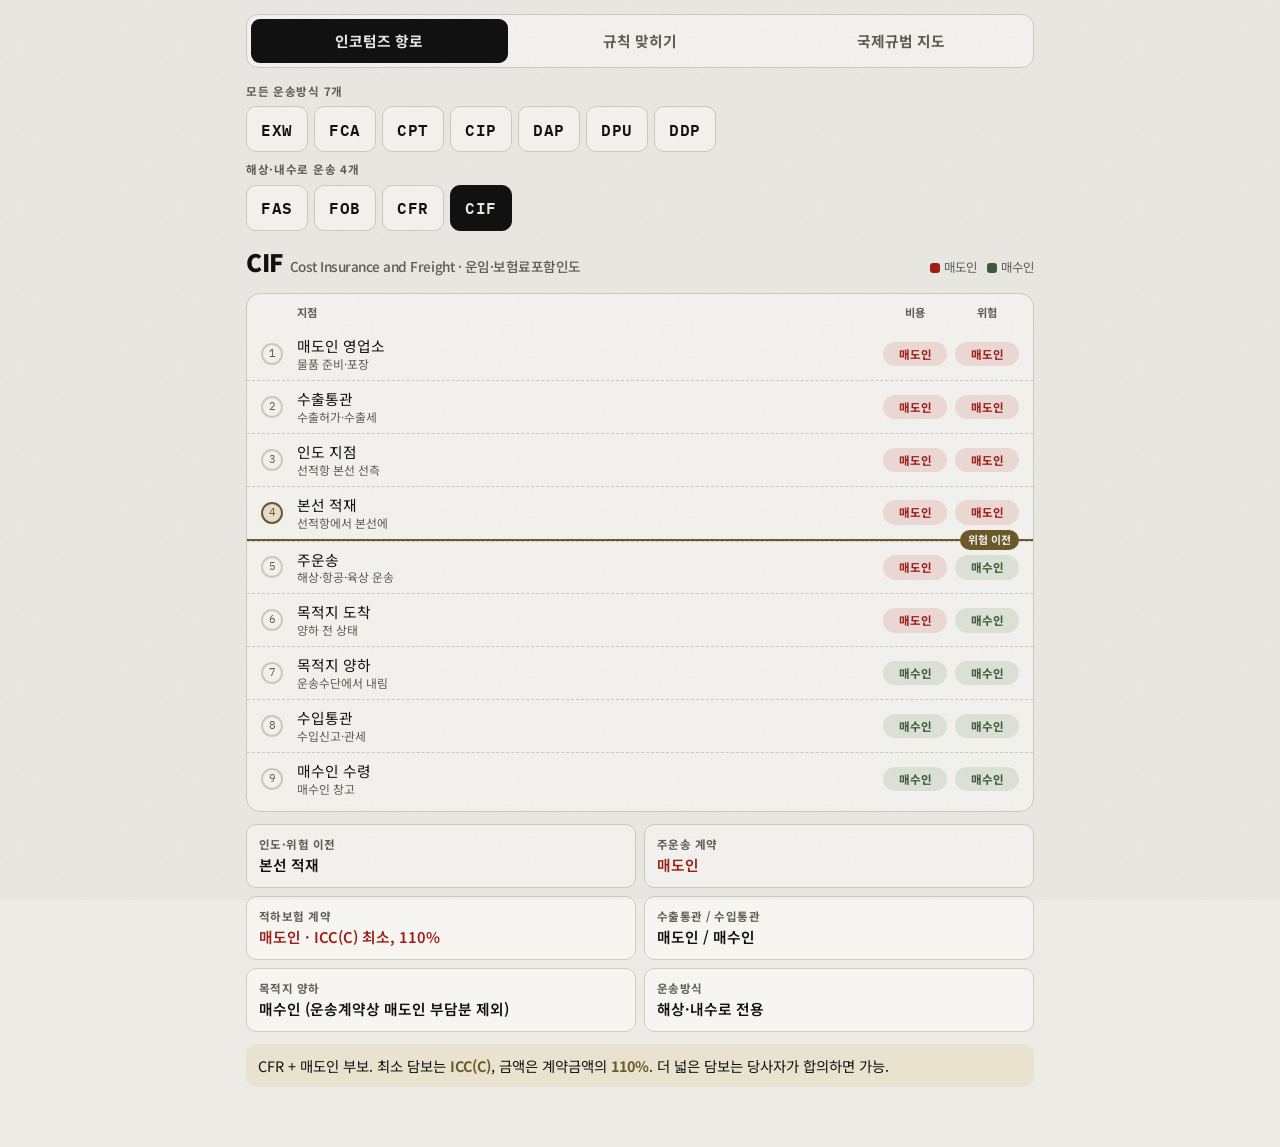
<file: trademap.html>
<!doctype html>
<html lang="ko">
<head>
<meta charset="utf-8">
<meta name="viewport" content="width=device-width,initial-scale=1,viewport-fit=cover">
<title>무역영어 지도</title>
<meta name="claude:viewport-fit-sides" content="cover">
<script>(function(){if(window.self===window.top)return;var r=document.documentElement;try{var t=parent.document.documentElement.getAttribute("data-theme");if(t)r.setAttribute("data-theme",t)}catch(e){}})();</script>
<link rel="preconnect" href="https://fonts.googleapis.com">
<link rel="stylesheet" href="https://fonts.googleapis.com/css2?family=Noto+Sans+KR:wght@400;500;700&family=Noto+Serif+KR:wght@600;900&family=IBM+Plex+Mono:wght@500;600&display=swap">
<style>
/* Layout: 화물이 매도인 공장에서 매수인 창고까지 내려가는 세로 항로. 규칙을 고르면 비용·위험 구간이 색으로 칠해진다. 두 번째 탭은 국제규범 카드 */
:root{
  color-scheme:light;
  --bg:#eef1f4; --surface:#ffffff; --ink:#18212b; --muted:#5b6876; --line:#d5dbe2;
  --accent:#1f4e79; --accent-soft:#dbe6f1; --seller:#b3261e; --seller-soft:#f6dedb; --buyer:#1d6b45; --buyer-soft:#d9eee2; --gold:#8a5a00; --gold-soft:#f6ead2;
  --f-display:"Noto Serif KR","Nanum Myeongjo",serif;
  --f-body:"Noto Sans KR","Apple SD Gothic Neo","Malgun Gothic",sans-serif;
  --f-mono:"IBM Plex Mono",ui-monospace,Menlo,monospace;
  padding-top:env(safe-area-inset-top,0px);padding-bottom:env(safe-area-inset-bottom,0px);
}
@media (prefers-color-scheme: dark){:root:not([data-theme="light"]){
  --bg:#11161c; --surface:#19212a; --ink:#e6ebf0; --muted:#97a3b0; --line:#2c3743;
  --accent:#7fb0e0; --accent-soft:#1e3247; --seller:#f08a80; --seller-soft:#3e211f; --buyer:#7fd1a4; --buyer-soft:#173226; --gold:#e8c070; --gold-soft:#3a2f17; color-scheme:dark}}
:root[data-theme="dark"]{
  --bg:#11161c; --surface:#19212a; --ink:#e6ebf0; --muted:#97a3b0; --line:#2c3743;
  --accent:#7fb0e0; --accent-soft:#1e3247; --seller:#f08a80; --seller-soft:#3e211f; --buyer:#7fd1a4; --buyer-soft:#173226; --gold:#e8c070; --gold-soft:#3a2f17; color-scheme:dark}
*{box-sizing:border-box;-webkit-tap-highlight-color:transparent}
html{-webkit-text-size-adjust:100%}
body{margin:0;background:var(--bg);color:var(--ink);font-family:var(--f-body);font-size:16px;line-height:1.6}
[hidden]{display:none!important}
button{font:inherit;color:inherit;touch-action:manipulation}
button:focus-visible{outline:2px solid var(--accent);outline-offset:2px}
.wrap{max-width:820px;margin:0 auto;padding-block:14px 60px;
  padding-left:max(16px,env(safe-area-inset-left,0px));padding-right:max(16px,env(safe-area-inset-right,0px));
  display:flex;flex-direction:column;gap:14px}
.seg{display:grid;grid-template-columns:repeat(3,1fr);background:var(--surface);border:1px solid var(--line);border-radius:12px;padding:4px;gap:4px}
.seg button{border:0;background:transparent;border-radius:9px;padding:10px 4px;font-weight:700;color:var(--muted);cursor:pointer;min-height:44px;font-size:.92rem}
.seg button[aria-pressed="true"]{background:var(--ink);color:var(--bg)}
.lead{color:var(--muted);font-size:.9rem;margin:0}
.label{font-size:.72rem;letter-spacing:.06em;color:var(--muted);font-weight:700}

/* rule picker */
.rules{display:flex;flex-direction:column;gap:8px}
.rgrp{display:flex;flex-wrap:wrap;gap:6px;align-items:center}
.rgrp .label{width:100%}
.rule{border:1px solid var(--line);background:var(--surface);border-radius:10px;min-width:62px;min-height:46px;padding:6px 10px;font-family:var(--f-mono);font-weight:600;cursor:pointer;letter-spacing:.04em}
.rule[aria-pressed="true"]{background:var(--accent);border-color:var(--accent);color:var(--bg)}
.head{display:flex;justify-content:space-between;align-items:baseline;gap:10px;flex-wrap:wrap}
.head h2{font-family:var(--f-display);font-weight:900;font-size:1.5rem;margin:0}
.head h2 small{font-family:var(--f-body);font-weight:500;font-size:.85rem;color:var(--muted);margin-left:6px}
.keys{display:flex;gap:10px;font-size:.78rem;color:var(--muted);flex-wrap:wrap}
.keys span::before{content:"";display:inline-block;width:10px;height:10px;border-radius:3px;margin-right:4px;vertical-align:-1px}
.keys .s::before{background:var(--seller)} .keys .b::before{background:var(--buyer)}

/* route */
.route{background:var(--surface);border:1px solid var(--line);border-radius:14px;padding:6px 0}
.stn{display:grid;grid-template-columns:28px 1fr 64px 64px;gap:8px;align-items:center;padding:8px 14px;position:relative}
.stn+.stn{border-top:1px dashed var(--line)}
.stn .ic{width:22px;height:22px;border-radius:50%;border:2px solid var(--line);display:grid;place-items:center;font-size:.7rem;font-family:var(--f-mono);color:var(--muted);background:var(--surface)}
.stn .nm{font-size:.92rem;line-height:1.35;min-width:0}
.stn .nm small{display:block;color:var(--muted);font-size:.74rem}
.pill{border-radius:999px;font-size:.72rem;font-weight:700;text-align:center;padding:3px 0}
.pill.s{background:var(--seller-soft);color:var(--seller)} .pill.b{background:var(--buyer-soft);color:var(--buyer)} .pill.n{color:var(--muted)}
.colh{display:grid;grid-template-columns:28px 1fr 64px 64px;gap:8px;padding:4px 14px 6px;font-size:.7rem;color:var(--muted);font-weight:700;letter-spacing:.04em}
.colh span:nth-child(n+3){text-align:center}
.transfer{position:relative}
.transfer::after{content:"위험 이전";position:absolute;right:14px;bottom:-11px;z-index:2;font-size:.68rem;font-weight:700;background:var(--gold);color:var(--surface);border-radius:999px;padding:1px 8px}
.transfer{border-bottom:2px solid var(--gold)!important}
.stn.deliver .ic{border-color:var(--gold);background:var(--gold-soft);color:var(--gold)}
.facts{display:grid;grid-template-columns:1fr 1fr;gap:8px}
.fact{background:var(--surface);border:1px solid var(--line);border-radius:10px;padding:10px 12px;min-width:0}
.fact .k{font-size:.72rem;color:var(--muted);font-weight:700;letter-spacing:.04em}
.fact .v{font-weight:600;font-size:.92rem;word-break:keep-all;overflow-wrap:anywhere}
.fact .v.s{color:var(--seller)} .fact .v.b{color:var(--buyer)}
.note{background:var(--gold-soft);border-radius:10px;padding:10px 12px;font-size:.9rem;word-break:keep-all}
.note b{color:var(--gold)}
@media (max-width:420px){.facts{grid-template-columns:1fr}.stn,.colh{grid-template-columns:24px 1fr 54px 54px;gap:6px;padding-left:10px;padding-right:10px}}

/* quiz */
.qz{background:var(--surface);border:1px solid var(--line);border-radius:14px;padding:16px;display:flex;flex-direction:column;gap:12px}
.qz ul{margin:0;padding-left:1.1em;display:flex;flex-direction:column;gap:4px}
.opts{display:grid;grid-template-columns:1fr 1fr;gap:8px}
.opt{border:1px solid var(--line);background:var(--bg);border-radius:10px;min-height:52px;font-family:var(--f-mono);font-weight:600;font-size:1.05rem;cursor:pointer}
.opt.right{background:var(--buyer-soft);border-color:var(--buyer);color:var(--buyer)}
.opt.wrong{background:var(--seller-soft);border-color:var(--seller);color:var(--seller)}
.score{font-family:var(--f-mono);font-size:.85rem;color:var(--muted)}
.btn{border:1px solid var(--line);background:var(--surface);border-radius:10px;padding:10px 14px;cursor:pointer;min-height:44px;font-weight:500}
.btn.primary{background:var(--accent);border-color:var(--accent);color:var(--bg);font-weight:700}

/* rules map */
.grid{display:grid;grid-template-columns:repeat(auto-fill,minmax(230px,1fr));gap:10px}
.law{background:var(--surface);border:1px solid var(--line);border-radius:12px;padding:14px;text-align:left;cursor:pointer;display:flex;flex-direction:column;gap:4px;min-height:110px}
.law .abbr{font-family:var(--f-mono);font-weight:600;color:var(--accent);font-size:1.05rem}
.law .t{font-weight:700;font-size:.92rem}
.law .d{color:var(--muted);font-size:.82rem}
.law .c{margin-top:auto;font-family:var(--f-mono);font-size:.72rem;color:var(--seller)}
.tbl{overflow-x:auto;background:var(--surface);border:1px solid var(--line);border-radius:12px}
table{border-collapse:collapse;width:100%;font-size:.86rem}
th,td{padding:8px 10px;border-bottom:1px solid var(--line);text-align:left}
th{font-size:.75rem;color:var(--muted);letter-spacing:.04em}
td.m{text-align:center;font-weight:700;width:3.2em}
td.m.y{color:var(--buyer)} td.m.x{color:var(--seller)}
.scrim{position:fixed;inset:0;background:rgba(0,0,0,.35);z-index:20}
.sheet{position:fixed;left:0;right:0;bottom:0;z-index:21;background:var(--surface);border-radius:18px 18px 0 0;max-height:80vh;overflow-y:auto;-webkit-overflow-scrolling:touch;
  padding:10px max(18px,env(safe-area-inset-right,0px)) calc(20px + env(safe-area-inset-bottom,0px)) max(18px,env(safe-area-inset-left,0px));box-shadow:0 -8px 30px rgba(0,0,0,.18)}
@media (min-width:860px){.sheet{left:50%;transform:translateX(-50%);width:760px;bottom:24px;border-radius:18px}}
.grab{width:40px;height:5px;border-radius:3px;background:var(--line);margin:0 auto 10px}
.sheet h2{font-family:var(--f-display);font-weight:900;font-size:1.25rem;margin:0}
.sheet .sub{font-family:var(--f-mono);font-size:.8rem;color:var(--seller)}
.sheet ul{margin:10px 0 0;padding-left:1.1em;display:flex;flex-direction:column;gap:6px}
.sheet li{word-break:keep-all;overflow-wrap:anywhere}
.sheet b{color:var(--accent)}
.sheet .row{display:flex;gap:8px;margin-top:14px;flex-wrap:wrap}
</style>
<link rel="stylesheet" href="theme.css">
</head>
<body>
<div class="wrap">
  <div class="seg" role="group" aria-label="보기 선택">
    <button type="button" data-view="inco" aria-pressed="true">인코텀즈 항로</button>
    <button type="button" data-view="game" aria-pressed="false">규칙 맞히기</button>
    <button type="button" data-view="laws" aria-pressed="false">국제규범 지도</button>
  </div>

  <section id="inco">
    <div class="wrap" style="padding:0;gap:12px">
      <div class="rules" id="rules"></div>
      <div class="head"><h2 id="r-name"></h2><div class="keys"><span class="s">매도인</span><span class="b">매수인</span></div></div>
      <div class="route" id="route"></div>
      <div class="facts" id="facts"></div>
      <div class="note" id="rnote"></div>
    </div>
  </section>

  <section id="game" hidden>
    <div class="qz" id="qz"></div>
  </section>

  <section id="laws" hidden>
    <div class="wrap" style="padding:0;gap:12px">
      <p class="lead">무역영어 1차에 나오는 국제규범을 한 장씩 모았어요. 카드를 누르면 자주 묻는 숫자와 조문이 올라오고, 관련 기출로 바로 갈 수 있어요.</p>
      <div class="grid" id="lawgrid"></div>
      <div class="label">협회적하약관(ICC 2009) 담보 비교</div>
      <div class="tbl"><table id="icc"></table></div>
    </div>
  </section>
</div>
<div class="scrim" id="scrim" hidden></div>
<div class="sheet" id="sheet" role="dialog" aria-modal="true" hidden></div>

<script src="gichul-data.js"></script>
<script>
const $=s=>document.querySelector(s);
const esc=s=>String(s).replace(/[&<>"]/g,c=>({"&":"&amp;","<":"&lt;",">":"&gt;",'"':"&quot;"}[c]));
const get=(k,d)=>{try{const v=localStorage.getItem(k);return v?JSON.parse(v):d}catch(e){return d}};
const put=(k,v)=>{try{localStorage.setItem(k,JSON.stringify(v))}catch(e){}};

/* ---------- Incoterms 2020 ---------- */
const ST=[
 ["매도인 영업소","물품 준비·포장"],
 ["수출통관","수출허가·수출세"],
 ["인도 지점","운송인 인도 / 선적항 선측"],
 ["본선 적재","선적항에서 본선에"],
 ["주운송","해상·항공·육상 운송"],
 ["목적지 도착","양하 전 상태"],
 ["목적지 양하","운송수단에서 내림"],
 ["수입통관","수입신고·관세"],
 ["매수인 수령","매수인 창고"]
];
// cost: stations seller pays, risk: last station index where seller bears risk (delivery point), del: delivery station index
const R={
 EXW:{n:"Ex Works",ko:"공장인도",m:"all",cost:[0],del:0,ins:"없음",exp:"매수인",imp:"매수인",
   note:"매도인 의무가 가장 적은 규칙. 매수인 운송수단에 <b>적재 의무도 없다</b>. 수출통관까지 매수인 몫이라 국제거래에서는 FCA가 더 적합할 때가 많다."},
 FCA:{n:"Free Carrier",ko:"운송인인도",m:"all",cost:[0,1,2],del:2,ins:"없음",exp:"매도인",imp:"매수인",
   note:"매도인 영업소에서 인도하면 매수인 운송수단에 <b>적재</b>까지, 그 밖의 장소면 도착 운송수단에 실린 채 처분 가능하게 두면 인도. 2020 개정으로 당사자가 합의하면 매수인이 운송인에게 <b>본선적재 B/L</b>을 매도인에게 발행하도록 지시할 수 있다."},
 FAS:{n:"Free Alongside Ship",ko:"선측인도",m:"sea",cost:[0,1,2],del:2,ins:"없음",exp:"매도인",imp:"매수인",
   note:"선적항에서 매수인이 지정한 <b>본선 선측</b>에 놓으면 인도. 해상·내수로 전용."},
 FOB:{n:"Free On Board",ko:"본선인도",m:"sea",cost:[0,1,2,3],del:3,ins:"없음",exp:"매도인",imp:"매수인",
   note:"선적항 <b>본선에 적재</b>하면 인도. 컨테이너를 터미널에서 넘기는 거래에는 FCA가 맞다. 선박명·적재지점 통지는 매수인이 한다."},
 CFR:{n:"Cost and Freight",ko:"운임포함인도",m:"sea",cost:[0,1,2,3,4,5],del:3,ins:"없음",exp:"매도인",imp:"매수인",
   note:"위험은 <b>선적항 본선 적재</b> 때, 비용은 <b>목적항</b>까지. 분기점이 두 개다. 목적항 양하비는 운송계약상 매도인 부담일 때만 매도인 몫이고 별도로 청구할 수 없다."},
 CIF:{n:"Cost Insurance and Freight",ko:"운임·보험료포함인도",m:"sea",cost:[0,1,2,3,4,5],del:3,ins:"매도인 · ICC(C) 최소, 110%",exp:"매도인",imp:"매수인",
   note:"CFR + 매도인 부보. 최소 담보는 <b>ICC(C)</b>, 금액은 계약금액의 <b>110%</b>. 더 넓은 담보는 당사자가 합의하면 가능."},
 CPT:{n:"Carriage Paid To",ko:"운송비지급인도",m:"all",cost:[0,1,2,3,4,5],del:2,ins:"없음",exp:"매도인",imp:"매수인",
   note:"위험은 <b>최초 운송인</b>에게 인도할 때, 운송비는 지정 목적지까지 매도인. 인도는 매도인 쪽(seller's end)에서 일어난다."},
 CIP:{n:"Carriage and Insurance Paid To",ko:"운송비·보험료지급인도",m:"all",cost:[0,1,2,3,4,5],del:2,ins:"매도인 · ICC(A) 최소, 110%",exp:"매도인",imp:"매수인",
   note:"CPT + 매도인 부보. 2020 개정으로 최소 담보가 <b>ICC(A)</b>로 올라갔다(CIF는 C 유지)."},
 DAP:{n:"Delivered at Place",ko:"도착지인도",m:"all",cost:[0,1,2,3,4,5],del:5,ins:"없음",exp:"매도인",imp:"매수인",
   note:"목적지에서 도착 운송수단에 실린 채 <b>양하 준비된 상태</b>로 처분 가능하게 두면 인도. 매도인은 양하 의무가 없다."},
 DPU:{n:"Delivered at Place Unloaded",ko:"도착지양하인도",m:"all",cost:[0,1,2,3,4,5,6],del:6,ins:"없음",exp:"매도인",imp:"매수인",
   note:"매도인이 목적지에서 <b>양하까지</b> 하는 유일한 규칙(2010의 DAT를 개명). 양하비는 운송계약과 관계없이 매도인 부담."},
 DDP:{n:"Delivered Duty Paid",ko:"관세지급인도",m:"all",cost:[0,1,2,3,4,5,7],del:5,ins:"없음",exp:"매도인",imp:"매도인",
   note:"매도인 의무가 가장 큰 규칙. 위험은 DAP와 같은 지점에서 넘어가지만 <b>수입통관과 관세</b>까지 매도인이 부담한다. 양하는 매수인."}
};
const ORDER=["EXW","FCA","CPT","CIP","DAP","DPU","DDP","FAS","FOB","CFR","CIF"];
let cur=get("inco-cur","CIF");
function renderRules(){
  const g=(m,l)=>`<div class="rgrp"><span class="label">${l}</span>${ORDER.filter(k=>R[k].m===m).map(k=>`<button type="button" class="rule" data-rule="${k}" aria-pressed="${k===cur}">${k}</button>`).join("")}</div>`;
  $("#rules").innerHTML=g("all","모든 운송방식 7개")+g("sea","해상·내수로 운송 4개");
}
function renderRule(){
  const r=R[cur];
  $("#r-name").innerHTML=`${cur}<small>${r.n} · ${r.ko}</small>`;
  const sea=r.m==="sea";
  let h=`<div class="colh"><span></span><span>지점</span><span>비용</span><span>위험</span></div>`;
  ST.forEach((s,i)=>{
    let nm=s[0],sub=s[1];
    if(i===2)sub=sea?"선적항 본선 선측":"합의 장소에서 운송인 인도";
    if(i===3&&!sea){nm="운송 중";sub="(해상 규칙에서만 본선 적재가 인도 지점)"}
    const exportSt=i===1, importSt=i===7;
    let cost=r.cost.includes(i)?"s":"b", risk=i<=r.del?"s":"b";
    if(exportSt)cost=r.exp==="매도인"?"s":"b";
    if(importSt){cost=r.imp==="매도인"?"s":"b";risk="b"}
    if(cur==="EXW"&&i===0){cost="s";risk="s"}
    const lab=c=>c==="s"?"매도인":"매수인";
    h+=`<div class="stn ${i===r.del?"transfer deliver":""}"><span class="ic">${i+1}</span><span class="nm">${nm}<small>${sub}</small></span><span class="pill ${cost}">${lab(cost)}</span><span class="pill ${risk}">${lab(risk)}</span></div>`;
  });
  $("#route").innerHTML=h;
  const f=(k,v,c)=>`<div class="fact"><div class="k">${k}</div><div class="v ${c||""}">${v}</div></div>`;
  $("#facts").innerHTML=f("인도·위험 이전",ST[r.del][0]+(r.del===2?(sea?" (본선 선측)":" (최초 운송인)"):""))+
    f("주운송 계약",r.cost.includes(4)?"매도인":"매수인",r.cost.includes(4)?"s":"b")+
    f("적하보험 계약",r.ins,r.ins==="없음"?"":"s")+
    f("수출통관 / 수입통관",`${r.exp} / ${r.imp}`)+
    f("목적지 양하",cur==="DPU"?"매도인 의무":"매수인 (운송계약상 매도인 부담분 제외)")+
    f("운송방식",sea?"해상·내수로 전용":"모든 운송방식");
  $("#rnote").innerHTML=r.note;
  put("inco-cur",cur);
}

/* ---------- 규칙 맞히기 ---------- */
let gq=null,gscore=get("inco-score",{ok:0,n:0});
function clues(k){
  const r=R[k],c=[];
  c.push(`인도·위험 이전: ${ST[r.del][0]}${r.del===2?(r.m==="sea"?" (본선 선측)":" (최초 운송인)"):""}`);
  c.push(`주운송 계약: ${r.cost.includes(4)?"매도인":"매수인"}`);
  c.push(`보험: ${r.ins}`);
  if(k==="DDP")c.push("수입통관도 매도인");
  else if(k==="EXW")c.push("수출통관도 매수인");
  c.push(r.m==="sea"?"해상·내수로 전용":"모든 운송방식");
  return c;
}
function newQ(){
  const k=ORDER[Math.floor(Math.random()*ORDER.length)];
  const others=ORDER.filter(x=>x!==k).sort(()=>Math.random()-.5).slice(0,3);
  gq={k,opts:[k,...others].sort(()=>Math.random()-.5),pick:null};renderGame();
}
function renderGame(){
  if(!gq)return newQ();
  const fb=gq.pick?`<div class="note">${gq.pick===gq.k?"<b>정답</b> ":"<b>오답</b> 정답은 "+gq.k+". "}${R[gq.k].note}</div><button type="button" class="btn primary" data-gnext>다음 문제</button>`:"";
  $("#qz").innerHTML=`<div class="head"><span class="label">이 조건에 맞는 규칙은?</span><span class="score">${gscore.ok} / ${gscore.n}</span></div>
   <ul>${clues(gq.k).map(c=>`<li>${esc(c)}</li>`).join("")}</ul>
   <div class="opts">${gq.opts.map(o=>{let c="";if(gq.pick){if(o===gq.k)c="right";else if(o===gq.pick)c="wrong"}return `<button type="button" class="opt ${c}" data-gpick="${o}" ${gq.pick?"disabled":""}>${o}</button>`}).join("")}</div>${fb}`;
}

/* ---------- 국제규범 ---------- */
const LAWS=[
 {ab:"UCP 600",t:"화환신용장통일규칙",d:"신용장 거래의 기본 규칙",k:["UCP 600","UCP600"],p:[
   "신용장은 표시가 없어도 <b>취소불능</b>(제3조)","은행은 서류로만 거래, 물품과 무관(제4·5조)","서류 심사: 제시일 다음 날부터 최장 <b>5은행영업일</b>(제14조)","운송서류 원본 제시: 선적일 후 <b>21일</b> 이내, 유효기일 이내","about·approximately: 금액·수량·단가 <b>±10%</b>, 개수 단위가 아닌 수량 <b>±5%</b>(제30조)","보험: 최소 CIF·CIP 가액의 <b>110%</b>, 보험서류 일자는 선적일 이후 불가(제28조)","분할선적·분할청구는 금지하지 않으면 허용(제31조)","할부선적 중 한 회분을 못하면 그 회분과 이후 분 모두 사용 불가(제32조)","양도 신용장: 금액·단가·유효기일·제시기간·선적기일은 감액·단축 가능(제38조)"]},
 {ab:"eUCP",t:"전자적 제시 UCP 추록",d:"전자기록 제시 규칙",k:["eUCP"],p:["eUCP 신용장은 UCP를 명시하지 않아도 UCP 적용","심사 기간은 완료 통지(notice of completeness) 수령일의 다음 은행영업일부터","인증할 수 없는 전자기록은 제시되지 않은 것으로 봄","재제시(re-present): 이미 제시한 전자기록을 대체·교체"]},
 {ab:"URC 522",t:"추심에 관한 통일규칙",d:"D/P · D/A 추심",k:["URC 522","URC522","추심"],p:["당사자: principal(추심의뢰인) · remitting bank · collecting bank · presenting bank · drawee","은행은 추심을 취급할 <b>의무가 없다</b>","기한부 환어음을 포함한 추심에 D/P 지시를 하지 않아야 한다","은행은 물품 보관·보험 등 조치 의무가 없다","이자·수수료 거절 시 포기할 수 없다고 명시하지 않으면 징수 없이 인도 가능"]},
 {ab:"CISG",t:"국제물품매매계약에 관한 유엔협약",d:"1980 비엔나협약",k:["CISG"],p:["적용: 영업소가 <b>서로 다른</b> 체약국 간 매매, 국적·민상사 성격 불문","제외: 선박·항공기·전기 매매, 노무 공급이 주된 계약, 사망·상해 책임","청약 효력은 도달 시(제15조), 승낙도 <b>도달주의</b>(제18조)","특정인에게 향하지 않은 제안은 청약의 유인(제14조)","서면에는 전보·텔렉스 포함(제13조)","제74조 손해배상: <b>일실이익 포함</b>, 예견가능 범위","제77조 손해경감의무, 제79조 통제 불가 장애 면책","운송 수반 매매: <b>최초 운송인</b> 인도 시 위험 이전(제67조)"]},
 {ab:"MIA 1906",t:"영국해상보험법",d:"해상보험 기본법",k:["MIA","영국해상보험법"],p:["기평가보험증권(valued) · 선명미상보험증권(floating)","담보(warranty) 위반: 위반 시점부터 보험자 책임 면제","이로(deviation): 정당한 사유 없이 항로 이탈하면 그때부터 면책, 원항로 복귀해도 동일","위부(abandonment) 통지는 합리적 신속성, 보험자 침묵은 승낙이 아님","공동해손(제66조): 위험 시 자발적·합리적 희생·비용, 분담금은 보험자에게 청구"]},
 {ab:"ICC 2009",t:"협회적하약관",d:"(A)·(B)·(C) 담보 범위",k:["Institute Cargo","ICC"],p:["(A): 면책 사항 외 모든 위험(all risks), 해적 포함","(B): 열거 위험 + 지진·낙뢰, 갑판유실, 해수 유입","(C): 가장 좁은 열거 위험","공통 면책: 고의, 통상의 누손·자연소모, 포장불량, 고유하자, 지연, 지급불능, 핵무기","쌍방과실충돌약관: 운송인 청구 시 피보험자가 보험자에게 통지"]},
 {ab:"Hague-Visby",t:"헤이그·비스비 규칙",d:"선하증권 국제조약",k:["Hague","헤이그"],p:["운송인 면책: 항해과실, 화재, 고유하자 등","체약국에서 B/L 발행 또는 체약국 항구에서 운송 시 적용","가치는 양하 장소·시기 기준으로 산정","송하인이 성질·가치를 알면서 허위 기재하면 운송인·선박 면책"]},
 {ab:"Montreal 1999",t:"몬트리올협약",d:"국제항공운송",k:["Montreal","몬트리올"],p:["유상 국제항공운송과 항공운송사업자의 무상운송에 적용","항공운송장 3통: 운송인용(송하인 서명), 수하인용(송하인·운송인 서명), 송하인용(운송인 서명)","화물 면책: 고유하자, 운송인 외의 자 포장불량, 전쟁, 공권력","제소기간: 도착일 등부터 <b>2년</b>","days는 역일(calendar days)"]},
 {ab:"CMI SWB",t:"해상화물운송장 CMI 통일규칙",d:"Sea Waybill 1990",k:["Sea Waybill","CMI"],p:["B/L 등 권리증권이 없는 운송계약에 적용","송하인은 수하인의 대리인 자격도 겸함","운송인 유보 없는 기재: 송하인에게 추정적 증거, 선의 수하인에게 결정적 증거","수하인 확인에 합리적 주의를 다하면 오인도 면책"]},
 {ab:"New York 1958",t:"외국중재판정 승인·집행 협약",d:"뉴욕협약",k:["뉴욕협약","New York"],p:["적용: 승인·집행국 외 영토에서 내려진 판정, 국내판정으로 보지 않는 판정","거부 사유(제5조): 무능력·무효, 통지 불비, 범위 초과, 구성·절차 위반, 구속력 없음·취소","직권 거부: 중재 불가능 사항, 공서 위반","발효: 3번째 비준서 기탁 후 <b>90일</b>째, 폐기: 서면 통고 후 <b>1년</b>"]},
 {ab:"SGA 1979",t:"영국물품매매법",d:"Sale of Goods Act",k:["SGA","Sale of Goods"],p:["Delivery: 점유의 자발적 이전","Specific goods: 계약 시 특정·합의된 물품, Future goods: 계약 후 제조·취득할 물품","운송 중 정지권(stoppage in transit)과 운송 종료 시점"]},
 {ab:"MT 1980",t:"국제물품복합운송 유엔협약",d:"복합운송증권",k:["복합운송","MT조약"],p:["유통성 증권: 지시식은 배서로, 소지인식은 배서 없이 양도","사본에는 'non-negotiable copy' 표시"]}
];
const ICC=[["화재·폭발",1,1,1],["선박 좌초·침몰·전복",1,1,1],["육상운송용구 전복·탈선",1,1,1],["충돌·접촉",1,1,1],["피난항에서 양하",1,1,1],["공동해손 희생",1,1,1],["투하(jettison)",1,1,1],["지진·화산 분화·낙뢰",1,1,0],["갑판유실(washing overboard)",1,1,0],["해수·호수·강물 유입",1,1,0],["적재·양하 중 추락한 포장당 전손",1,1,0],["해적행위",1,0,0],["악의적 손해·그 밖의 모든 위험",1,0,0]];
const TQ=(window.Q1||[]).filter(q=>q.s==="trade");
const qtext=q=>[...q.q.map(([t,v])=>t==="p"?v:v.join(" ")),...q.o].join(" ");
const rel=L=>TQ.filter(q=>L.k.some(k=>qtext(q).includes(k)));
function renderLaws(){
  $("#lawgrid").innerHTML=LAWS.map((L,i)=>`<button type="button" class="law" data-law="${i}"><span class="abbr">${L.ab}</span><span class="t">${esc(L.t)}</span><span class="d">${esc(L.d)}</span><span class="c">기출 ${rel(L).length}문제</span></button>`).join("");
  $("#icc").innerHTML=`<tr><th>위험</th><th style="text-align:center">A</th><th style="text-align:center">B</th><th style="text-align:center">C</th></tr>`+
    ICC.map(r=>`<tr><td>${r[0]}</td>${[1,2,3].map(i=>`<td class="m ${r[i]?"y":"x"}">${r[i]?"○":"✕"}</td>`).join("")}</tr>`).join("");
}
function openLaw(i){
  const L=LAWS[i],n=rel(L).length;
  $("#sheet").innerHTML=`<div class="grab"></div><div class="sub">${L.ab}</div><h2>${esc(L.t)}</h2><ul>${L.p.map(x=>`<li>${x}</li>`).join("")}</ul>
   <div class="row">${n?`<button type="button" class="btn primary" data-drill="${i}">관련 기출 ${n}문제 풀기</button>`:""}<button type="button" class="btn" data-close>닫기</button></div>`;
  $("#sheet").hidden=false;$("#scrim").hidden=false;$("#sheet").scrollTop=0;
}
function closeSheet(){$("#sheet").hidden=true;$("#scrim").hidden=true}
$("#scrim").onclick=closeSheet;
(function(){let y0=null;const sh=$("#sheet");
 sh.addEventListener("touchstart",e=>{if(sh.scrollTop<=0)y0=e.touches[0].clientY},{passive:true});
 sh.addEventListener("touchmove",e=>{if(y0!==null&&e.touches[0].clientY-y0>90){y0=null;closeSheet()}},{passive:true});
 sh.addEventListener("touchend",()=>{y0=null});})();
// swipe left/right on route to change rule
(function(){let x0=null;const r=$("#route");
 r.addEventListener("touchstart",e=>{x0=e.touches[0].clientX},{passive:true});
 r.addEventListener("touchend",e=>{if(x0===null)return;const dx=e.changedTouches[0].clientX-x0;x0=null;if(Math.abs(dx)<60)return;
   const i=ORDER.indexOf(cur);cur=ORDER[(i+(dx<0?1:-1)+ORDER.length)%ORDER.length];renderRules();renderRule()},{passive:true});})();

document.addEventListener("click",e=>{
  const b=e.target.closest("button");if(!b)return;
  if(b.dataset.view){view(b.dataset.view);return}
  if(b.dataset.rule){cur=b.dataset.rule;renderRules();renderRule();return}
  if(b.dataset.gpick&&!gq.pick){gq.pick=b.dataset.gpick;gscore.n++;if(gq.pick===gq.k)gscore.ok++;put("inco-score",gscore);renderGame();return}
  if(b.hasAttribute("data-gnext")){newQ();return}
  if(b.dataset.law!==undefined){openLaw(+b.dataset.law);return}
  if(b.hasAttribute("data-close")){closeSheet();return}
  if(b.dataset.drill!==undefined){const L=LAWS[+b.dataset.drill];put("gc-drill",{label:L.ab,ids:rel(L).map(q=>q.id)});try{parent.location.hash="gc1"}catch(_){location.href="gichul.html"}closeSheet();return}
});
document.addEventListener("keydown",e=>{if(e.key==="Escape")closeSheet()});
function view(v){
  ["inco","game","laws"].forEach(id=>{$("#"+id).hidden=id!==v});
  document.querySelectorAll("[data-view]").forEach(b=>b.setAttribute("aria-pressed",b.dataset.view===v));
  if(v==="game")renderGame();closeSheet();put("trademap-view",v);
}
renderRules();renderRule();renderLaws();
const h=location.hash.slice(1);view(["inco","game","laws"].includes(h)?h:get("trademap-view","inco"));
</script>
</body>
</html>
</file>
<file: theme.css>
@import url("https://fonts.googleapis.com/css2?family=Noto+Sans+KR:wght@400;500;700;900&family=Black+Han+Sans&family=IBM+Plex+Mono:wght@400;500;600&display=swap");
/* 광야 공통 테마 — 흑백, 거친 종이, 피 같은 붉은색은 시험일·틀림·밀림에만
   모든 연습장이 같은 색과 글꼴을 쓰도록 각 페이지의 변수를 여기서 덮어씁니다.
   선택자를 :root:root 로 한 단계 강하게 써서, 페이지 안 <style> 순서와 상관없이 이 값이 이깁니다. */
:root:root{
  color-scheme:light;
  --bg:#ecebe6; --surface:#f6f5f1; --ink:#111111; --muted:#5f5d58; --line:#cfccc4; --hair:#e0ddd6;
  --accent:#111111; --accent-soft:#e2e0da;
  --stamp:#9e1f17; --stamp-soft:#efdcd8; --bad:#9e1f17; --bad-soft:#efdcd8; --seller:#9e1f17; --seller-soft:#efdcd8;
  --ok:#3f5a3a; --ok-soft:#dfe5da; --good:#3f5a3a; --good-soft:#dfe5da; --buyer:#3f5a3a; --buyer-soft:#dfe5da;
  --warn:#6e5a2a; --warn-soft:#e9e2cf; --gold:#6e5a2a; --gold-soft:#e9e2cf;
  --mark:#e8dfb4; --mark-ink:#3a3210; --hl:#e8dfb4;
  --omr:#efdcd8; --omr-ink:#9e1f17;
  --paper:#ecebe6; --sheet:#f6f5f1; --rule:#cfccc4; --red:#9e1f17; --red-soft:#efdcd8; --blue:#111111; --blue-soft:#e2e0da; --soft:#e2e0da;
  --g0:#111111; --g0-soft:#e2e0da; --g1:#111111; --g1-soft:#e2e0da; --g2:#111111; --g2-soft:#e2e0da; --g3:#111111; --g3-soft:#e2e0da; --gp:#111111; --gp-soft:#e2e0da;
  --band:#111111; --band-ink:#ecebe6;
  --f-poster:"Black Han Sans","Noto Sans KR",sans-serif;
  --f-display:"Noto Sans KR","Apple SD Gothic Neo","Malgun Gothic",sans-serif;
  --f-body:"Noto Sans KR","Apple SD Gothic Neo","Malgun Gothic",sans-serif;
  --f-mono:"IBM Plex Mono",ui-monospace,Menlo,monospace;
  --display:var(--f-display); --body:var(--f-body); --mono:var(--f-mono);
  --grain:url("data:image/svg+xml,%3Csvg xmlns='http://www.w3.org/2000/svg' width='160' height='160'%3E%3Cfilter id='n'%3E%3CfeTurbulence type='fractalNoise' baseFrequency='.9' numOctaves='2' stitchTiles='stitch'/%3E%3CfeColorMatrix values='0 0 0 0 0 0 0 0 0 0 0 0 0 0 0 0 0 0 .55 0'/%3E%3C/filter%3E%3Crect width='160' height='160' filter='url(%23n)'/%3E%3C/svg%3E");
}
@media (prefers-color-scheme:dark){
  :root:root:not([data-theme="light"]){
    color-scheme:dark;
    --bg:#0b0b0b; --surface:#141414; --ink:#e8e5de; --muted:#8e8a82; --line:#2b2b2b; --hair:#1e1e1e;
    --accent:#e8e5de; --accent-soft:#232323;
    --stamp:#d0453b; --stamp-soft:#2c1412; --bad:#d0453b; --bad-soft:#2c1412; --seller:#d0453b; --seller-soft:#2c1412;
    --ok:#93ad8c; --ok-soft:#18201a; --good:#93ad8c; --good-soft:#18201a; --buyer:#93ad8c; --buyer-soft:#18201a;
    --warn:#c4ad74; --warn-soft:#241f12; --gold:#c4ad74; --gold-soft:#241f12;
    --mark:#3a3418; --mark-ink:#efe2a6; --hl:#3a3418;
    --omr:#2c1412; --omr-ink:#e8857c;
    --paper:#0b0b0b; --sheet:#141414; --rule:#2b2b2b; --red:#d0453b; --red-soft:#2c1412; --blue:#e8e5de; --blue-soft:#232323; --soft:#232323;
    --g0:#e8e5de; --g0-soft:#232323; --g1:#e8e5de; --g1-soft:#232323; --g2:#e8e5de; --g2-soft:#232323; --g3:#e8e5de; --g3-soft:#232323; --gp:#e8e5de; --gp-soft:#232323;
    --band:#000000; --band-ink:#e8e5de;
  }
}
:root:root[data-theme="dark"]{
  color-scheme:dark;
  --bg:#0b0b0b; --surface:#141414; --ink:#e8e5de; --muted:#8e8a82; --line:#2b2b2b; --hair:#1e1e1e;
  --accent:#e8e5de; --accent-soft:#232323;
  --stamp:#d0453b; --stamp-soft:#2c1412; --bad:#d0453b; --bad-soft:#2c1412; --seller:#d0453b; --seller-soft:#2c1412;
  --ok:#93ad8c; --ok-soft:#18201a; --good:#93ad8c; --good-soft:#18201a; --buyer:#93ad8c; --buyer-soft:#18201a;
  --warn:#c4ad74; --warn-soft:#241f12; --gold:#c4ad74; --gold-soft:#241f12;
  --mark:#3a3418; --mark-ink:#efe2a6; --hl:#3a3418;
  --omr:#2c1412; --omr-ink:#e8857c;
  --paper:#0b0b0b; --sheet:#141414; --rule:#2b2b2b; --red:#d0453b; --red-soft:#2c1412; --blue:#e8e5de; --blue-soft:#232323; --soft:#232323;
  --g0:#e8e5de; --g0-soft:#232323; --g1:#e8e5de; --g1-soft:#232323; --g2:#e8e5de; --g2-soft:#232323; --g3:#e8e5de; --g3-soft:#232323; --gp:#e8e5de; --gp-soft:#232323;
  --band:#000000; --band-ink:#e8e5de;
}
/* 모든 연습장 공통 마감: 종이 결, 각진 모서리 */
:root:root body{font-family:var(--f-body)}
:root:root body::after{content:"";position:fixed;inset:0;pointer-events:none;z-index:2147483000;background-image:var(--grain);opacity:.07;mix-blend-mode:multiply}
@media (prefers-color-scheme:dark){:root:root:not([data-theme="light"]) body::after{mix-blend-mode:screen;opacity:.05}}
:root:root[data-theme="dark"] body::after{mix-blend-mode:screen;opacity:.05}
:root:root h1,:root:root h2,:root:root h3{letter-spacing:-.02em}
:root:root ::selection{background:var(--ink);color:var(--bg)}
</file>
